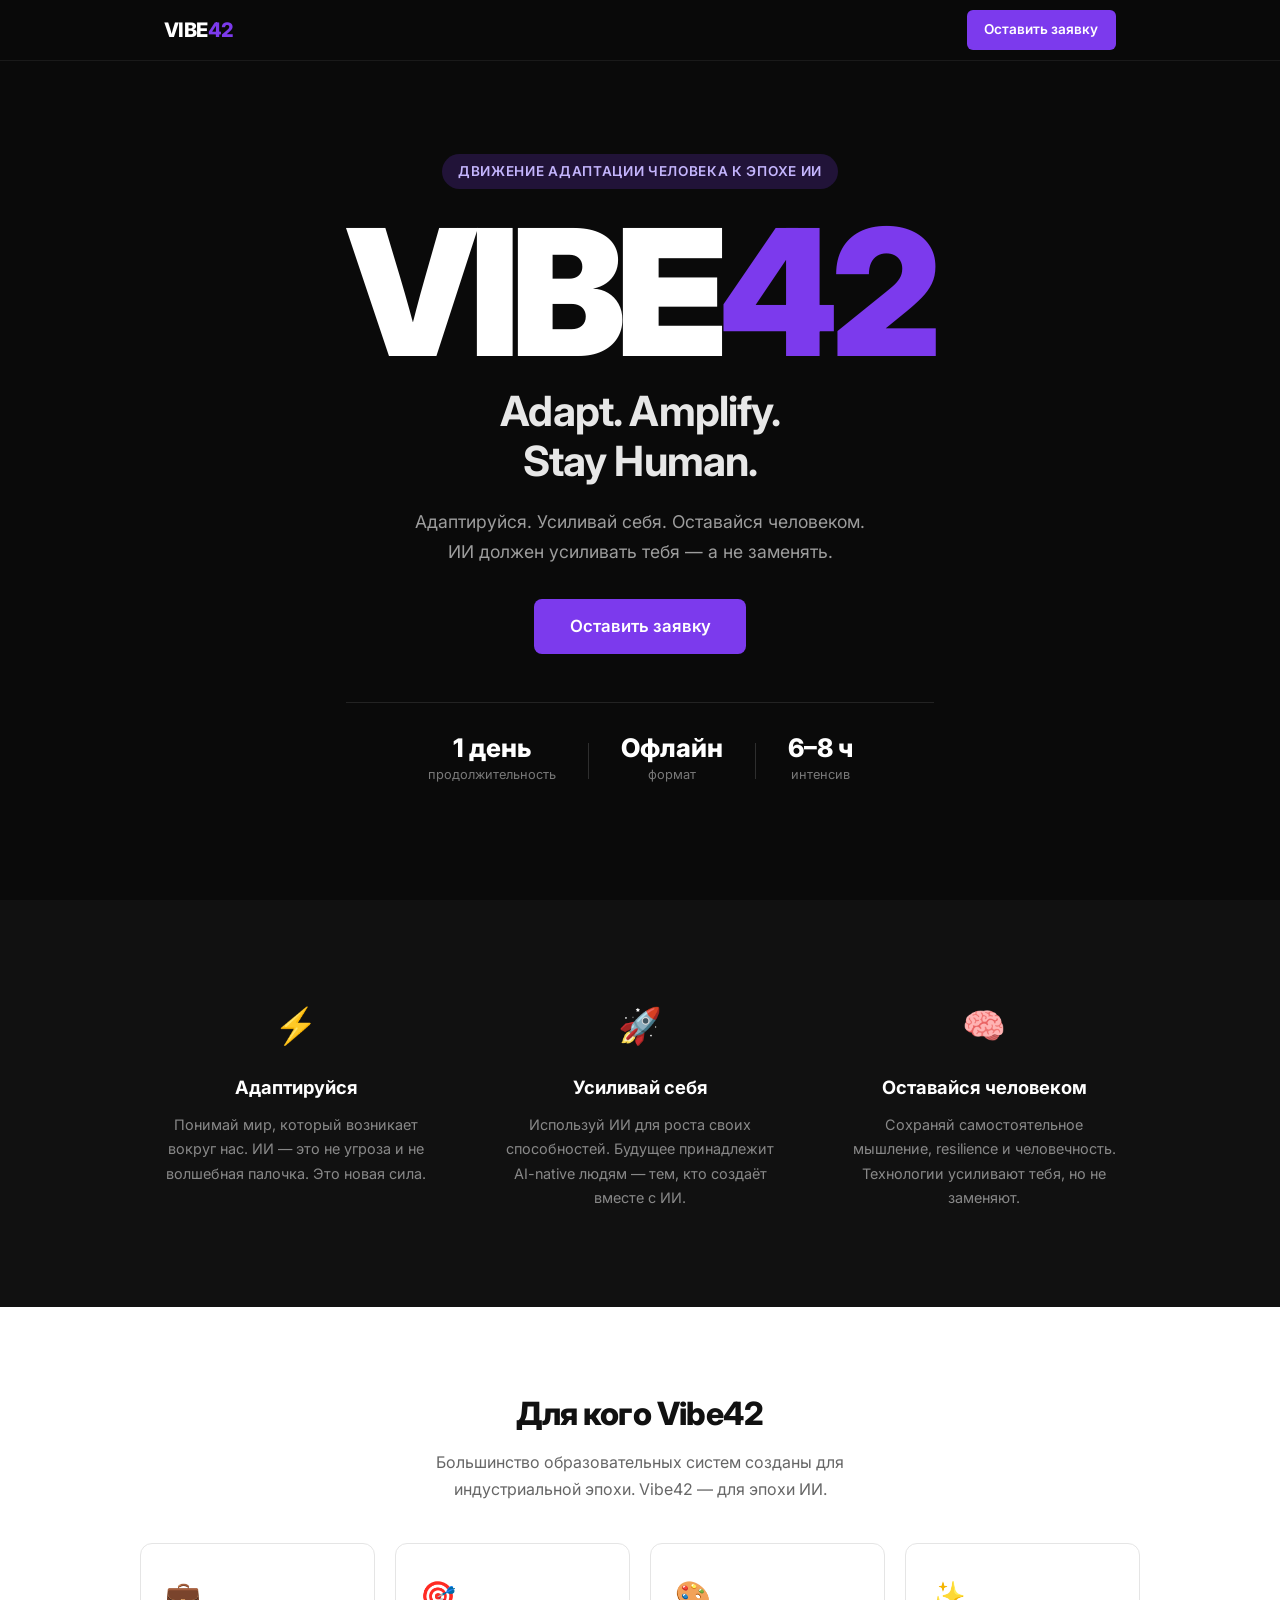
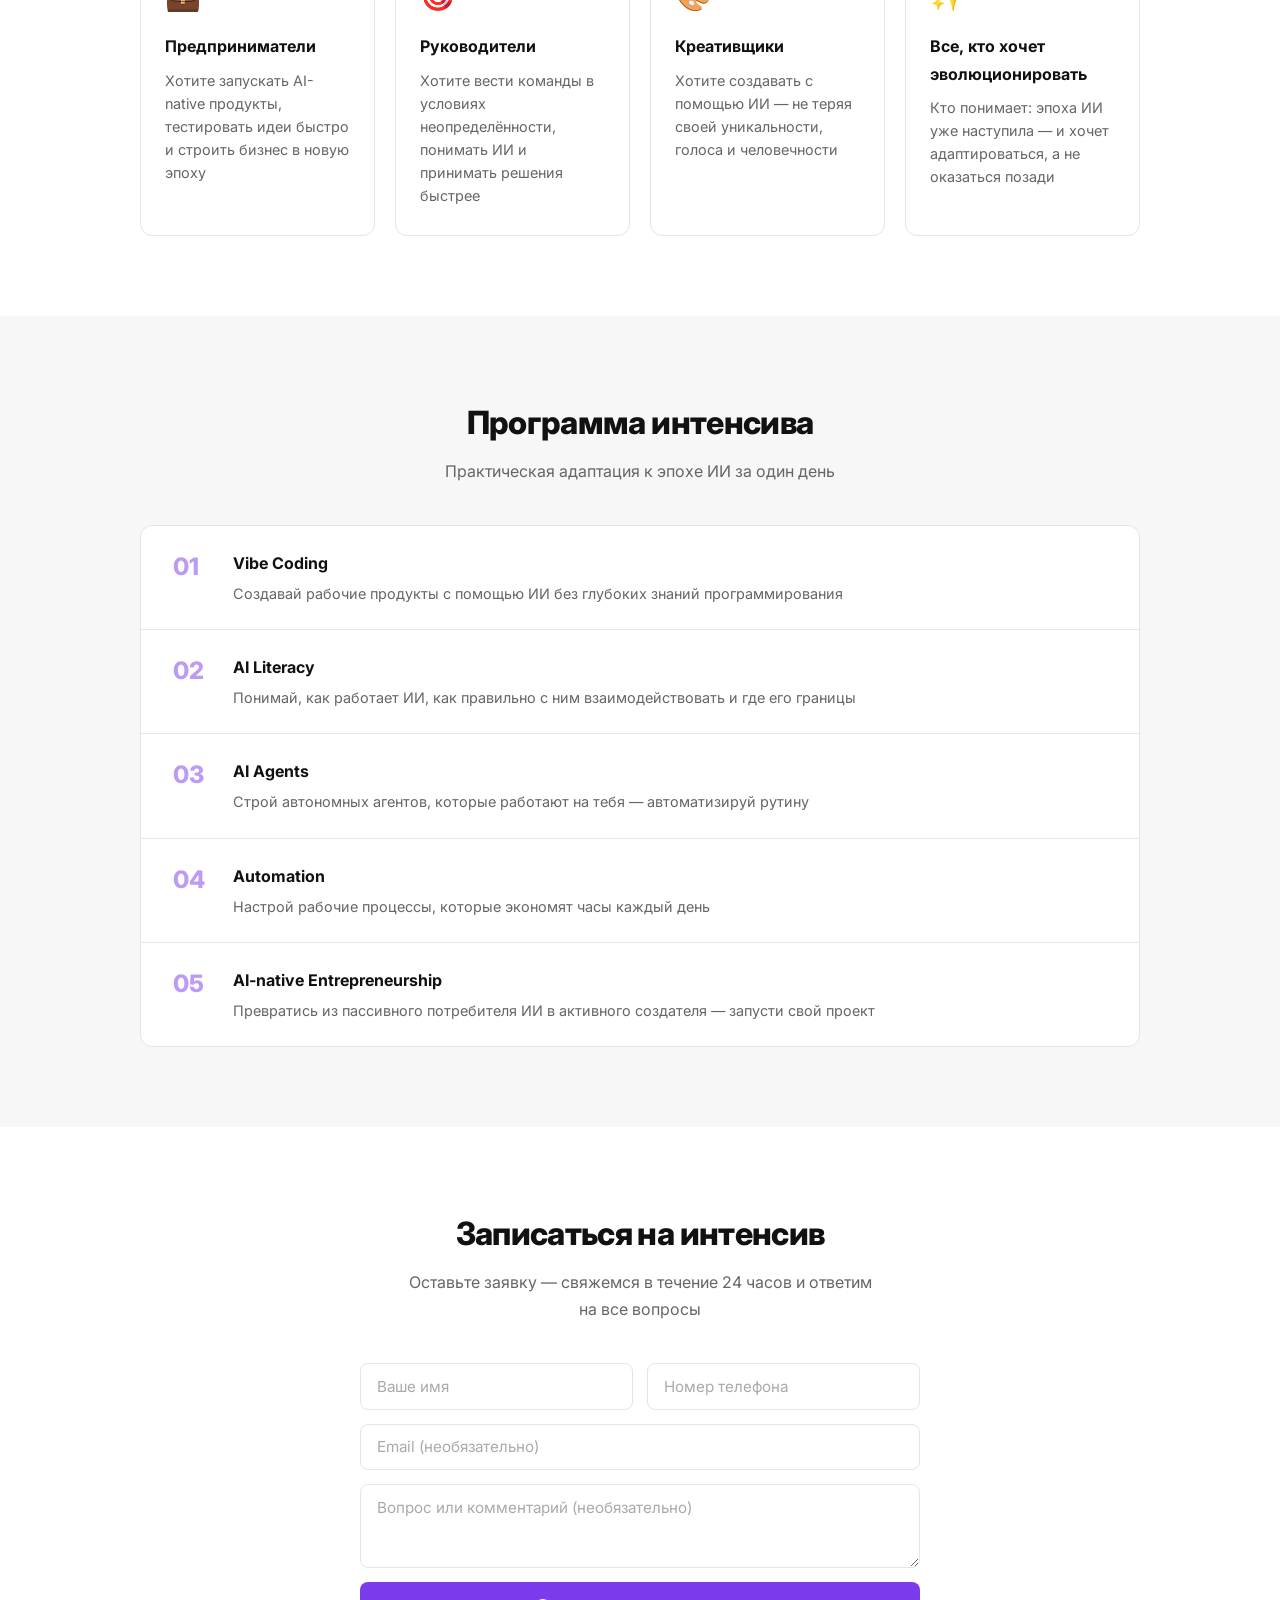
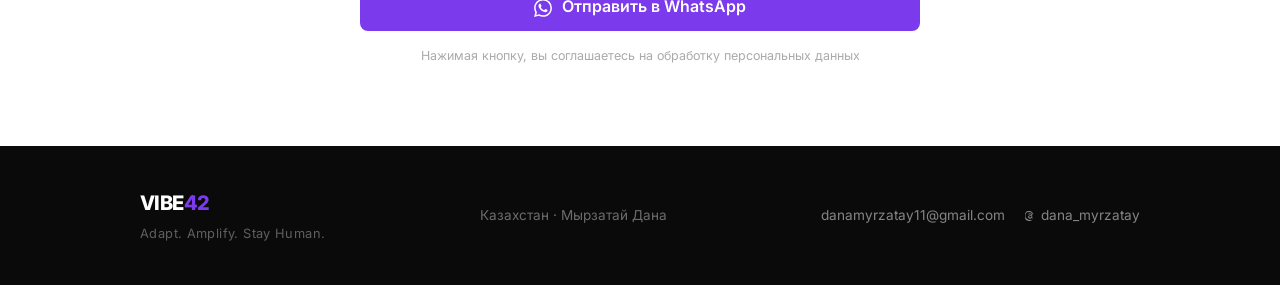
<file: index.html>
<!DOCTYPE html>
<html lang="ru">
<head>
  <meta charset="UTF-8">
  <meta name="viewport" content="width=device-width, initial-scale=1.0">
  <title>VIBE42 — Adapt. Amplify. Stay Human.</title>
  <link rel="preconnect" href="https://fonts.googleapis.com">
  <link rel="preconnect" href="https://fonts.gstatic.com" crossorigin>
  <link href="https://fonts.googleapis.com/css2?family=Inter:wght@400;500;600;700;800;900&display=swap" rel="stylesheet">
  <link rel="stylesheet" href="styles.css?v=2">
</head>
<body>

  <!-- Навигация -->
  <nav class="nav">
    <div class="nav-inner">
      <span class="logo">VIBE<span class="logo-accent">42</span></span>
      <a href="#apply" class="btn btn-nav">Оставить заявку</a>
    </div>
  </nav>

  <!-- Герой -->
  <section class="hero">
    <div class="hero-inner">
      <div class="hero-badge">Движение адаптации человека к эпохе ИИ</div>
      <div class="hero-title">VIBE<span>42</span></div>
      <h1>Adapt. Amplify.<br>Stay Human.</h1>
      <p class="hero-sub">Адаптируйся. Усиливай себя. Оставайся человеком.<br>ИИ должен усиливать тебя — а не заменять.</p>
      <a href="#apply" class="btn btn-hero">Оставить заявку</a>
      <div class="hero-stats">
        <div class="stat">
          <span class="stat-num">1 день</span>
          <span class="stat-label">продолжительность</span>
        </div>
        <div class="stat-divider"></div>
        <div class="stat">
          <span class="stat-num">Офлайн</span>
          <span class="stat-label">формат</span>
        </div>
        <div class="stat-divider"></div>
        <div class="stat">
          <span class="stat-num">6–8 ч</span>
          <span class="stat-label">интенсив</span>
        </div>
      </div>
    </div>
  </section>

  <!-- Главная идея -->
  <section class="section section-dark" id="idea">
    <div class="container">
      <div class="idea-grid">
        <div class="idea-block">
          <div class="idea-icon">⚡</div>
          <h3>Адаптируйся</h3>
          <p>Понимай мир, который возникает вокруг нас. ИИ — это не угроза и не волшебная палочка. Это новая сила.</p>
        </div>
        <div class="idea-block">
          <div class="idea-icon">🚀</div>
          <h3>Усиливай себя</h3>
          <p>Используй ИИ для роста своих способностей. Будущее принадлежит AI-native людям — тем, кто создаёт вместе с ИИ.</p>
        </div>
        <div class="idea-block">
          <div class="idea-icon">🧠</div>
          <h3>Оставайся человеком</h3>
          <p>Сохраняй самостоятельное мышление, resilience и человечность. Технологии усиливают тебя, но не заменяют.</p>
        </div>
      </div>
    </div>
  </section>

  <!-- Для кого -->
  <section class="section" id="for-whom">
    <div class="container">
      <h2 class="section-title">Для кого Vibe42</h2>
      <p class="section-sub">Большинство образовательных систем созданы для индустриальной эпохи. Vibe42 — для эпохи ИИ.</p>
      <div class="cards">
        <div class="card">
          <div class="card-icon">💼</div>
          <h3>Предприниматели</h3>
          <p>Хотите запускать AI-native продукты, тестировать идеи быстро и строить бизнес в новую эпоху</p>
        </div>
        <div class="card">
          <div class="card-icon">🎯</div>
          <h3>Руководители</h3>
          <p>Хотите вести команды в условиях неопределённости, понимать ИИ и принимать решения быстрее</p>
        </div>
        <div class="card">
          <div class="card-icon">🎨</div>
          <h3>Креативщики</h3>
          <p>Хотите создавать с помощью ИИ — не теряя своей уникальности, голоса и человечности</p>
        </div>
        <div class="card">
          <div class="card-icon">✨</div>
          <h3>Все, кто хочет эволюционировать</h3>
          <p>Кто понимает: эпоха ИИ уже наступила — и хочет адаптироваться, а не оказаться позади</p>
        </div>
      </div>
    </div>
  </section>

  <!-- Программа -->
  <section class="section section-gray" id="program">
    <div class="container">
      <h2 class="section-title">Программа интенсива</h2>
      <p class="section-sub">Практическая адаптация к эпохе ИИ за один день</p>
      <div class="modules">
        <div class="module">
          <span class="module-num">01</span>
          <div class="module-body">
            <h3>Vibe Coding</h3>
            <p>Создавай рабочие продукты с помощью ИИ без глубоких знаний программирования</p>
          </div>
        </div>
        <div class="module">
          <span class="module-num">02</span>
          <div class="module-body">
            <h3>AI Literacy</h3>
            <p>Понимай, как работает ИИ, как правильно с ним взаимодействовать и где его границы</p>
          </div>
        </div>
        <div class="module">
          <span class="module-num">03</span>
          <div class="module-body">
            <h3>AI Agents</h3>
            <p>Строй автономных агентов, которые работают на тебя — автоматизируй рутину</p>
          </div>
        </div>
        <div class="module">
          <span class="module-num">04</span>
          <div class="module-body">
            <h3>Automation</h3>
            <p>Настрой рабочие процессы, которые экономят часы каждый день</p>
          </div>
        </div>
        <div class="module">
          <span class="module-num">05</span>
          <div class="module-body">
            <h3>AI-native Entrepreneurship</h3>
            <p>Превратись из пассивного потребителя ИИ в активного создателя — запусти свой проект</p>
          </div>
        </div>
      </div>
    </div>
  </section>

  <!-- Форма заявки -->
  <section class="section" id="apply">
    <div class="container container-narrow">
      <h2 class="section-title">Записаться на интенсив</h2>
      <p class="section-sub">Оставьте заявку — свяжемся в течение 24 часов и ответим на все вопросы</p>
      <form class="form" id="applyForm">
        <div class="form-row">
          <input type="text" name="name" placeholder="Ваше имя" required>
          <input type="tel" name="phone" placeholder="Номер телефона" required>
        </div>
        <input type="email" name="email" placeholder="Email (необязательно)">
        <textarea name="message" placeholder="Вопрос или комментарий (необязательно)" rows="3"></textarea>
        <button type="submit" class="btn btn-form">
          <svg width="18" height="18" viewBox="0 0 24 24" fill="currentColor" style="vertical-align:middle;margin-right:6px"><path d="M17.472 14.382c-.297-.149-1.758-.867-2.03-.967-.273-.099-.471-.148-.67.15-.197.297-.767.966-.94 1.164-.173.199-.347.223-.644.075-.297-.15-1.255-.463-2.39-1.475-.883-.788-1.48-1.761-1.653-2.059-.173-.297-.018-.458.13-.606.134-.133.298-.347.446-.52.149-.174.198-.298.298-.497.099-.198.05-.371-.025-.52-.075-.149-.669-1.612-.916-2.207-.242-.579-.487-.5-.669-.51-.173-.008-.371-.01-.57-.01-.198 0-.52.074-.792.372-.272.297-1.04 1.016-1.04 2.479 0 1.462 1.065 2.875 1.213 3.074.149.198 2.096 3.2 5.077 4.487.709.306 1.262.489 1.694.625.712.227 1.36.195 1.871.118.571-.085 1.758-.719 2.006-1.413.248-.694.248-1.289.173-1.413-.074-.124-.272-.198-.57-.347m-5.421 7.403h-.004a9.87 9.87 0 0 1-5.031-1.378l-.361-.214-3.741.982.998-3.648-.235-.374a9.86 9.86 0 0 1-1.51-5.26c.001-5.45 4.436-9.884 9.888-9.884 2.64 0 5.122 1.03 6.988 2.898a9.825 9.825 0 0 1 2.893 6.994c-.003 5.45-4.437 9.884-9.885 9.884m8.413-18.297A11.815 11.815 0 0 0 12.05 0C5.495 0 .16 5.335.157 11.892c0 2.096.547 4.142 1.588 5.945L.057 24l6.305-1.654a11.882 11.882 0 0 0 5.683 1.448h.005c6.554 0 11.89-5.335 11.893-11.893a11.821 11.821 0 0 0-3.48-8.413Z"/></svg>
          Отправить в WhatsApp
        </button>
        <p class="form-note">Нажимая кнопку, вы соглашаетесь на обработку персональных данных</p>
      </form>

      <!-- Успех -->
      <div class="success-box" id="successBox" style="display:none">
        <div class="success-icon">✅</div>
        <h3>Заявка отправлена!</h3>
        <p>WhatsApp открылся с вашими данными — просто нажмите «Отправить» в мессенджере. Мы ответим в ближайшее время.</p>
      </div>
    </div>
  </section>

  <!-- Футер -->
  <footer class="footer">
    <div class="container">
      <div class="footer-inner">
        <div>
          <span class="logo">VIBE<span class="logo-accent">42</span></span>
          <p class="footer-tagline">Adapt. Amplify. Stay Human.</p>
        </div>
        <p class="footer-copy">Казахстан · Мырзатай Дана</p>
        <div class="footer-links">
          <a href="mailto:danamyrzatay11@gmail.com">danamyrzatay11@gmail.com</a>
          <a href="https://www.threads.net/@dana_myrzatay" target="_blank" rel="noopener"><svg class="footer-icon" xmlns="http://www.w3.org/2000/svg" viewBox="0 0 192 192" fill="currentColor" aria-hidden="true"><path d="M141.537 88.988a66.667 66.667 0 0 0-2.518-1.143c-1.482-27.307-16.403-42.94-41.457-43.1h-.34c-14.986 0-27.449 6.396-35.12 18.036l13.779 9.452c5.73-8.695 14.724-10.548 21.348-10.548h.229c8.249.053 14.474 2.452 18.503 7.129 2.932 3.405 4.893 8.111 5.864 14.05-7.314-1.243-15.224-1.626-23.68-1.14-23.82 1.371-39.134 15.264-38.134 34.568.509 9.792 5.44 18.216 13.873 23.768 7.433 4.652 16.507 6.927 25.963 6.41 12.458-.707 22.231-5.46 29.049-14.132 5.17-6.605 8.445-15.163 9.893-25.93 5.936 3.583 10.336 8.298 12.766 13.966 4.132 9.635 4.373 25.468-8.294 38.151-11.178 11.185-24.56 16.027-44.744 16.167-22.384-.162-39.934-7.398-52.135-21.5C12.507 137.813 6.923 118.842 6.839 96c.084-22.842 5.668-41.813 16.594-56.388C35.634 25.398 53.184 18.162 75.568 18c22.55.163 40.437 7.437 53.188 21.622 6.328 7.049 11.096 15.959 14.24 26.4l16.28-4.482c-3.983-13.66-10.341-25.316-19.024-34.682C124.712 9.585 103.617.195 75.639 0h-.071C47.641.195 26.77 9.614 13.304 27.986 1.433 44.2-4.514 67.016-4.698 96c.184 28.984 6.131 51.8 17.997 67.963C26.77 182.356 47.641 191.804 75.568 192h.071c24.979-.195 42.467-6.763 57.073-21.398 18.656-18.696 18.016-42.098 11.919-56.502-4.328-10.088-13.045-18.395-23.094-23.112Zm-40.24 37.87c-10.427.588-21.263-4.098-21.763-14.189-.366-7.138 5.087-15.116 21.537-16.06 1.882-.108 3.732-.16 5.553-.16 6.3 0 12.194.607 17.516 1.765-1.994 24.983-12.975 28.037-22.843 28.644Z"/></svg>dana_myrzatay</a>
        </div>
      </div>
    </div>
  </footer>

  <script src="script.js?v=3"></script>
</body>
</html>
</file>
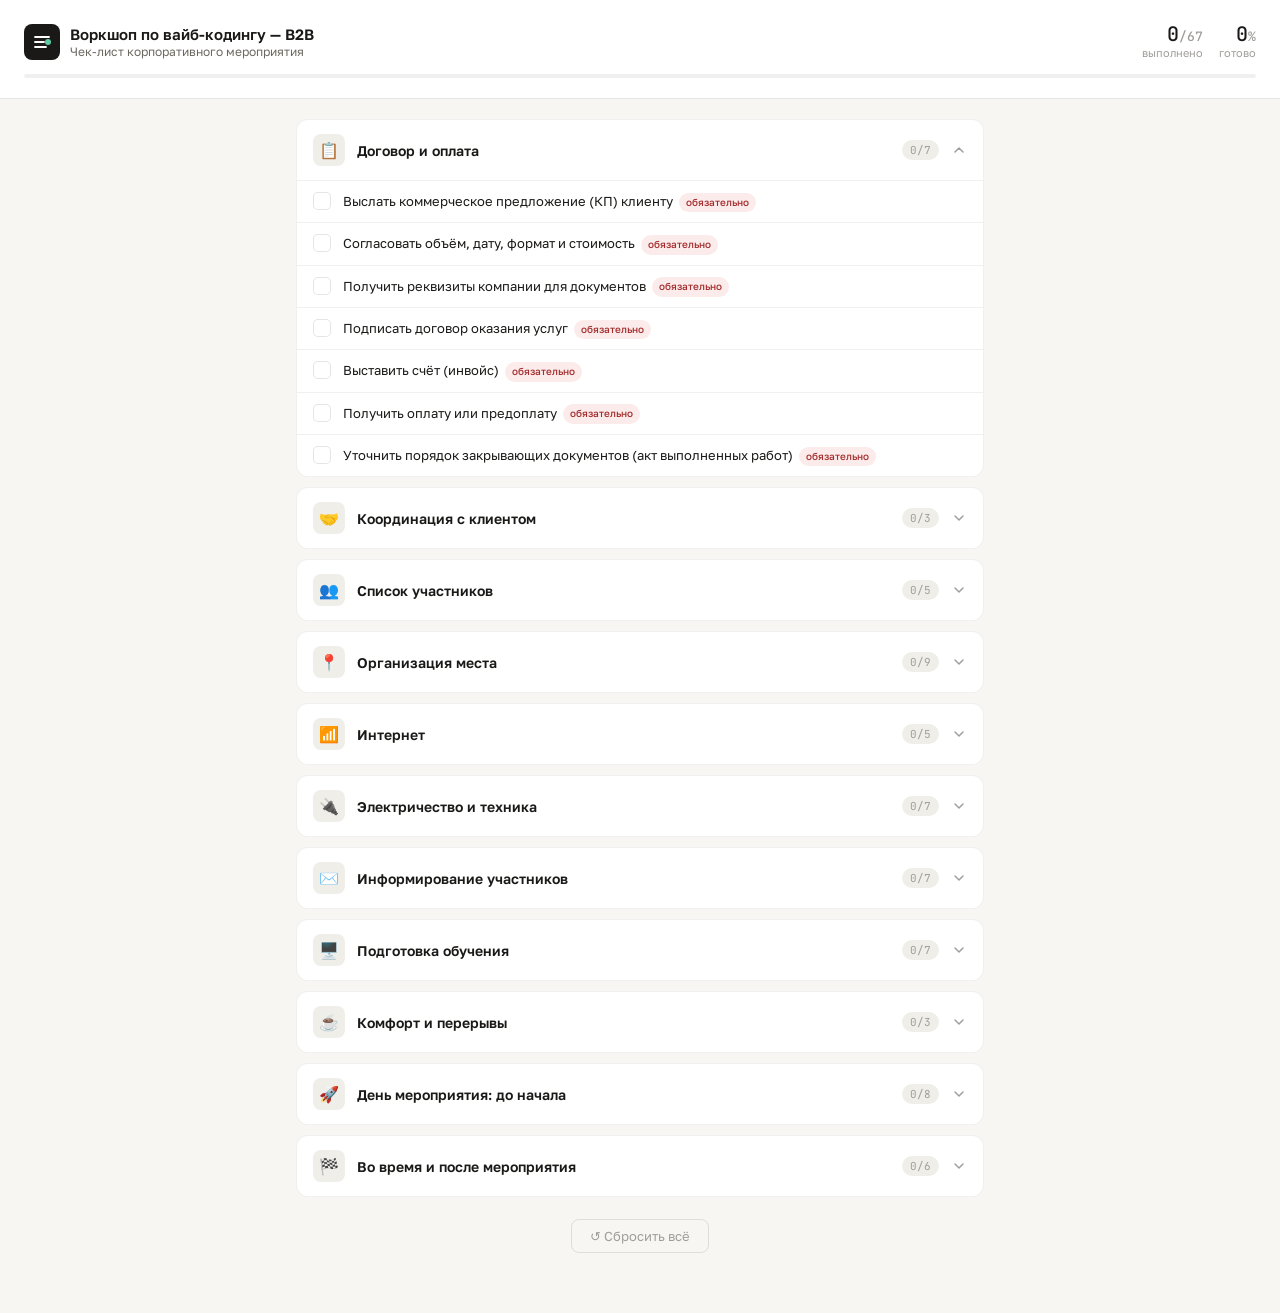
<file: checklist-b2b.html>
<!DOCTYPE html>
<html lang="ru">
<head>
<meta charset="UTF-8">
<meta name="viewport" content="width=device-width, initial-scale=1.0">
<title>Чек-лист воркшопа по вайб-кодингу (B2B)</title>
<link rel="preconnect" href="https://fonts.googleapis.com">
<link href="https://fonts.googleapis.com/css2?family=Golos+Text:wght@400;500;600&family=JetBrains+Mono:wght@400;500&display=swap" rel="stylesheet">
<style>
  *, *::before, *::after { box-sizing: border-box; margin: 0; padding: 0; }

  :root {
    --bg: #F7F6F2;
    --surface: #FFFFFF;
    --surface2: #F0EEE9;
    --border: rgba(0,0,0,0.1);
    --border2: rgba(0,0,0,0.06);
    --text: #1A1917;
    --text2: #6B6860;
    --text3: #A09E99;
    --accent: #1D9E75;
    --accent-bg: #E1F5EE;
    --accent-text: #0F6E56;
    --red-bg: #FCEBEB;
    --red-text: #A32D2D;
    --amber: #EF9F27;
  }

  @media (prefers-color-scheme: dark) {
    :root {
      --bg: #141412;
      --surface: #1E1D1B;
      --surface2: #272624;
      --border: rgba(255,255,255,0.1);
      --border2: rgba(255,255,255,0.06);
      --text: #F0EEE9;
      --text2: #9E9C97;
      --text3: #6B6860;
      --accent: #5DCAA5;
      --accent-bg: #04342C;
      --accent-text: #9FE1CB;
      --red-bg: #501313;
      --red-text: #F09595;
    }
  }

  body {
    font-family: 'Golos Text', sans-serif;
    background: var(--bg);
    color: var(--text);
    min-height: 100vh;
    padding: 0;
  }

  .page-header {
    background: var(--surface);
    border-bottom: 1px solid var(--border);
    padding: 24px 24px 20px;
    position: sticky;
    top: 0;
    z-index: 100;
  }

  .header-top {
    display: flex;
    align-items: flex-start;
    justify-content: space-between;
    gap: 16px;
    margin-bottom: 14px;
  }

  .brand {
    display: flex;
    align-items: center;
    gap: 10px;
  }

  .logo {
    width: 36px;
    height: 36px;
    background: var(--text);
    border-radius: 8px;
    display: flex;
    align-items: center;
    justify-content: center;
    flex-shrink: 0;
  }

  .logo svg { display: block; }

  .brand-text h1 {
    font-size: 15px;
    font-weight: 600;
    color: var(--text);
    line-height: 1.2;
  }

  .brand-text p {
    font-size: 12px;
    color: var(--text2);
    margin-top: 1px;
  }

  .stats {
    display: flex;
    gap: 16px;
    align-items: center;
    flex-shrink: 0;
  }

  .stat {
    text-align: right;
  }

  .stat-num {
    font-family: 'JetBrains Mono', monospace;
    font-size: 20px;
    font-weight: 500;
    color: var(--text);
    line-height: 1;
  }

  .stat-num span {
    font-size: 13px;
    color: var(--text3);
  }

  .stat-label {
    font-size: 11px;
    color: var(--text3);
    margin-top: 2px;
  }

  .progress-track {
    height: 4px;
    background: var(--border2);
    border-radius: 99px;
    overflow: hidden;
  }

  .progress-fill {
    height: 100%;
    background: var(--accent);
    border-radius: 99px;
    transition: width 0.4s cubic-bezier(0.4, 0, 0.2, 1);
    width: 0%;
  }

  .main {
    max-width: 720px;
    margin: 0 auto;
    padding: 20px 16px 60px;
  }

  .section {
    background: var(--surface);
    border: 1px solid var(--border2);
    border-radius: 12px;
    margin-bottom: 10px;
    overflow: hidden;
    transition: border-color 0.2s;
  }

  .section:hover { border-color: var(--border); }

  .section-header {
    display: flex;
    align-items: center;
    gap: 12px;
    padding: 14px 16px;
    cursor: pointer;
    user-select: none;
    -webkit-tap-highlight-color: transparent;
  }

  .section-icon {
    width: 32px;
    height: 32px;
    border-radius: 8px;
    background: var(--surface2);
    display: flex;
    align-items: center;
    justify-content: center;
    flex-shrink: 0;
    font-size: 16px;
  }

  .section-title {
    flex: 1;
    font-size: 14px;
    font-weight: 600;
    color: var(--text);
  }

  .section-badge {
    font-family: 'JetBrains Mono', monospace;
    font-size: 11px;
    color: var(--text3);
    background: var(--surface2);
    padding: 3px 8px;
    border-radius: 99px;
    transition: background 0.2s, color 0.2s;
  }

  .section-badge.done {
    background: var(--accent-bg);
    color: var(--accent-text);
  }

  .chevron {
    width: 16px;
    height: 16px;
    color: var(--text3);
    transition: transform 0.25s;
    flex-shrink: 0;
  }

  .chevron.open { transform: rotate(180deg); }

  .section-body {
    display: none;
    border-top: 1px solid var(--border2);
  }

  .section-body.open { display: block; }

  .item {
    display: flex;
    align-items: flex-start;
    gap: 12px;
    padding: 10px 16px;
    cursor: pointer;
    transition: background 0.15s;
    -webkit-tap-highlight-color: transparent;
  }

  .item:not(:last-child) { border-bottom: 1px solid var(--border2); }
  .item:hover { background: var(--surface2); }
  .item:active { background: var(--border2); }

  .cb {
    width: 18px;
    height: 18px;
    border: 1.5px solid var(--border);
    border-radius: 5px;
    flex-shrink: 0;
    margin-top: 1px;
    display: flex;
    align-items: center;
    justify-content: center;
    transition: background 0.15s, border-color 0.15s;
    background: var(--surface);
  }

  .cb.checked {
    background: var(--accent);
    border-color: var(--accent);
  }

  .cb.checked::after {
    content: '';
    display: block;
    width: 4px;
    height: 8px;
    border: 2px solid white;
    border-top: none;
    border-left: none;
    transform: rotate(45deg) translateY(-1px);
  }

  .item-text {
    flex: 1;
    font-size: 13px;
    color: var(--text);
    line-height: 1.55;
    transition: color 0.15s;
  }

  .item-text.done {
    text-decoration: line-through;
    color: var(--text3);
  }

  .tag {
    display: inline-block;
    font-size: 10px;
    font-weight: 500;
    padding: 2px 7px;
    border-radius: 99px;
    margin-left: 6px;
    vertical-align: middle;
    white-space: nowrap;
  }

  .tag-must { background: var(--red-bg); color: var(--red-text); }
  .tag-tip { background: var(--accent-bg); color: var(--accent-text); }

  .footer {
    text-align: center;
    padding: 12px 0 0;
  }

  .reset-btn {
    font-family: 'Golos Text', sans-serif;
    font-size: 13px;
    color: var(--text3);
    background: none;
    border: 1px solid var(--border);
    border-radius: 8px;
    padding: 8px 18px;
    cursor: pointer;
    transition: color 0.15s, border-color 0.15s, background 0.15s;
  }

  .reset-btn:hover {
    color: var(--text2);
    border-color: var(--border);
    background: var(--surface2);
  }

  .confetti-wrap {
    position: fixed;
    top: 0; left: 0; right: 0;
    pointer-events: none;
    z-index: 999;
    overflow: hidden;
    height: 100vh;
  }

  @keyframes fall {
    0% { transform: translateY(-20px) rotate(0deg); opacity: 1; }
    100% { transform: translateY(100vh) rotate(720deg); opacity: 0; }
  }

  .confetti-piece {
    position: absolute;
    width: 8px;
    height: 8px;
    border-radius: 2px;
    animation: fall linear forwards;
  }

  @media (max-width: 480px) {
    .page-header { padding: 16px 16px 14px; }
    .stats { gap: 12px; }
    .stat-num { font-size: 17px; }
  }
</style>
</head>
<body>

<div class="page-header">
  <div class="header-top">
    <div class="brand">
      <div class="logo">
        <svg width="20" height="20" viewBox="0 0 20 20" fill="none">
          <path d="M3 5h14M3 10h9M3 15h11" stroke="white" stroke-width="1.8" stroke-linecap="round"/>
          <circle cx="16" cy="10" r="3" fill="#5DCAA5"/>
        </svg>
      </div>
      <div class="brand-text">
        <h1>Воркшоп по вайб-кодингу — B2B</h1>
        <p>Чек-лист корпоративного мероприятия</p>
      </div>
    </div>
    <div class="stats">
      <div class="stat">
        <div class="stat-num" id="stat-done">0<span>/0</span></div>
        <div class="stat-label">выполнено</div>
      </div>
      <div class="stat">
        <div class="stat-num" id="stat-pct">0<span>%</span></div>
        <div class="stat-label">готово</div>
      </div>
    </div>
  </div>
  <div class="progress-track">
    <div class="progress-fill" id="prog"></div>
  </div>
</div>

<div class="main" id="main"></div>
<div class="confetti-wrap" id="confetti"></div>

<script>
const SECTIONS = [
  { icon: "📋", title: "Договор и оплата", items: [
    { t: "Выслать коммерческое предложение (КП) клиенту", must: true },
    { t: "Согласовать объём, дату, формат и стоимость", must: true },
    { t: "Получить реквизиты компании для документов", must: true },
    { t: "Подписать договор оказания услуг", must: true },
    { t: "Выставить счёт (инвойс)", must: true },
    { t: "Получить оплату или предоплату", must: true },
    { t: "Уточнить порядок закрывающих документов (акт выполненных работ)", must: true },
  ]},
  { icon: "🤝", title: "Координация с клиентом", items: [
    { t: "Назначить контактное лицо со стороны клиента (HR или тим-лид)", must: true },
    { t: "Создать рабочий чат с контактным лицом", must: true },
    { t: "Уточнить состав и количество участников", must: true },
  ]},
  { icon: "👥", title: "Список участников", items: [
    { t: "Получить финальный список участников от HR / контактного лица", must: true },
    { t: "Зафиксировать количество — не позднее чем за 3 дня до события", must: true },
    { t: "Уточнить имена для бейджей или приветствия", tip: true },
    { t: "Назначить ответственного за регистрацию на входе", must: true },
    { t: "Предусмотреть действие при незарегистрированном участнике" },
  ]},
  { icon: "📍", title: "Организация места", items: [
    { t: "Уточнить формат: у клиента (offsite) или у вас (onsite)", must: true },
    { t: "Если у клиента: согласовать доступ, пропускной режим и парковку для команды", must: true },
    { t: "Если у вас: забронировать подходящее помещение", must: true },
    { t: "Проверить вместимость — не менее N мест + зона тренера", must: true },
    { t: "Уточнить время доступа: заезд до начала, выезд после", must: true },
    { t: "Узнать правила места (шум, еда, парковка)" },
    { t: "Проверить наличие туалета, гардероба" },
    { t: "Подготовить навигацию — геолинк участникам", must: true },
    { t: "Запасной вариант площадки на случай форс-мажора", tip: true },
  ]},
  { icon: "📶", title: "Интернет", items: [
    { t: "Проверить Wi-Fi в помещении: скорость и стабильность", must: true },
    { t: "Получить пароль от Wi-Fi и проверить на нескольких устройствах", must: true },
    { t: "Подготовить мобильный роутер / резервную точку доступа", must: true },
    { t: "Убедиться, что канала хватает на всех участников одновременно", must: true },
    { t: "Проверить доступ к нужным сервисам (не заблокированы ли корпоративным файерволом)" },
  ]},
  { icon: "🔌", title: "Электричество и техника", items: [
    { t: "Проверить количество и расположение розеток", must: true },
    { t: "Взять удлинители и сетевые фильтры (минимум 2 шт.)", must: true },
    { t: "Проверить проектор / экран / телевизор", must: true },
    { t: "Взять запасные кабели HDMI, USB-C, переходники", must: true },
    { t: "Зарядить все устройства команды накануне", must: true },
    { t: "Взять запасные зарядные устройства и павербанки", tip: true },
    { t: "Проверить работу аудио (колонка, микрофон при нужде)" },
  ]},
  { icon: "✉️", title: "Информирование участников", items: [
    { t: "Согласовать с HR способ передачи информации участникам", must: true },
    { t: "Отправить программу и инструкции за 3 дня до события", must: true },
    { t: "Напомнить за 1 день: что взять с собой (ноутбук, ЗУ)", must: true },
    { t: "Напомнить в день события за 2–3 часа", must: true },
    { t: "Указать, что нужен ноутбук и зарядник", must: true },
    { t: "Отправить геолинк / схему проезда и информацию о парковке", must: true },
    { t: "Создать общий чат участников (Telegram / WhatsApp)", tip: true },
  ]},
  { icon: "🖥️", title: "Подготовка обучения", items: [
    { t: "Подготовить рабочую среду для участников", must: true },
    { t: "Прогнать программу по времени (с буфером 15–20 мин)", must: true },
    { t: "Подготовить слайды / демо / примеры кода", must: true },
    { t: "Проверить все ссылки и сервисы накануне", must: true },
    { t: "Подготовить раздаточные материалы (PDF, Notion, ссылки)" },
    { t: "Распределить роли в команде: кто ведёт, кто помогает", must: true },
    { t: "Подготовить резервный план при технических проблемах", tip: true },
  ]},
  { icon: "☕", title: "Комфорт и перерывы", items: [
    { t: "Организовать воду для участников", must: true },
    { t: "Запланировать перерыв 10–15 мин в середине (3 часа = 1 брейк)", must: true },
    { t: "Предупредить о кафе / столовой рядом при необходимости" },
  ]},
  { icon: "🚀", title: "День мероприятия: до начала", items: [
    { t: "Приехать минимум за 40–60 минут до старта", must: true },
    { t: "Пройти пропускной режим заранее, если нужно", must: true },
    { t: "Расставить столы, стулья, проверить обзорность", must: true },
    { t: "Подключить и протестировать проектор / экран", must: true },
    { t: "Проверить Wi-Fi и розетки ещё раз", must: true },
    { t: "Разложить раздатку, бейджи, ручки" },
    { t: "Выставить регистрационный стол у входа", must: true },
    { t: "Убедиться, что у всей команды есть роли и инструкции", must: true },
  ]},
  { icon: "🏁", title: "Во время и после мероприятия", items: [
    { t: "Отмечать участников по списку на входе", must: true },
    { t: "Фотографировать / снимать контент (с учётом NDA)" },
    { t: "Отправить follow-up контактному лицу (ссылки, итоги)", must: true },
    { t: "Подготовить и отправить итоговый отчёт клиенту", must: true },
    { t: "Выставить закрывающие документы (акт выполненных работ)", must: true },
    { t: "Провести разбор с командой — что улучшить", tip: true },
  ]},
];

const KEY = 'vibe_b2b_cl_v1';
let state = {};

function save() { try { localStorage.setItem(KEY, JSON.stringify(state)); } catch(e){} }
function load() { try { const d = localStorage.getItem(KEY); if (d) state = JSON.parse(d); } catch(e){} }

function totals() {
  let total = 0, done = 0;
  SECTIONS.forEach((s, si) => s.items.forEach((_, ii) => { total++; if (state[si+'-'+ii]) done++; }));
  return { total, done };
}

function updateProgress() {
  const { total, done } = totals();
  const pct = total ? Math.round(done / total * 100) : 0;
  document.getElementById('prog').style.width = pct + '%';
  document.getElementById('stat-done').innerHTML = done + '<span>/' + total + '</span>';
  document.getElementById('stat-pct').innerHTML = pct + '<span>%</span>';
  SECTIONS.forEach((s, si) => {
    let sdone = 0;
    s.items.forEach((_, ii) => { if (state[si+'-'+ii]) sdone++; });
    const badge = document.getElementById('badge-' + si);
    if (badge) {
      badge.textContent = sdone + '/' + s.items.length;
      badge.className = 'section-badge' + (sdone === s.items.length ? ' done' : '');
    }
  });
  if (done === total && total > 0) celebrate();
}

function celebrate() {
  const wrap = document.getElementById('confetti');
  wrap.innerHTML = '';
  const colors = ['#1D9E75','#EF9F27','#7F77DD','#D85A30','#378ADD','#D4537E'];
  for (let i = 0; i < 60; i++) {
    const p = document.createElement('div');
    p.className = 'confetti-piece';
    p.style.cssText = `left:${Math.random()*100}%;background:${colors[i%colors.length]};animation-duration:${1.2+Math.random()*1.2}s;animation-delay:${Math.random()*0.6}s;border-radius:${Math.random()>0.5?'50%':'2px'}`;
    wrap.appendChild(p);
    setTimeout(() => p.remove(), 3000);
  }
}

function toggle(si, ii) {
  const k = si+'-'+ii;
  state[k] = !state[k];
  const cb = document.getElementById('cb-'+k);
  const lbl = document.getElementById('lbl-'+k);
  if (state[k]) { cb.classList.add('checked'); lbl.classList.add('done'); }
  else { cb.classList.remove('checked'); lbl.classList.remove('done'); }
  save();
  updateProgress();
}

function toggleSection(si) {
  const body = document.getElementById('body-'+si);
  const chev = document.getElementById('chev-'+si);
  const open = body.classList.toggle('open');
  chev.classList.toggle('open', open);
}

function render() {
  load();
  const main = document.getElementById('main');
  SECTIONS.forEach((s, si) => {
    const sec = document.createElement('div');
    sec.className = 'section';

    sec.innerHTML = `<div class="section-header" onclick="toggleSection(${si})">
      <div class="section-icon">${s.icon}</div>
      <div class="section-title">${s.title}</div>
      <span class="section-badge" id="badge-${si}">0/${s.items.length}</span>
      <svg class="chevron" id="chev-${si}" viewBox="0 0 16 16" fill="none"><path d="M4 6l4 4 4-4" stroke="currentColor" stroke-width="1.5" stroke-linecap="round" stroke-linejoin="round"/></svg>
    </div>
    <div class="section-body${si === 0 ? ' open' : ''}" id="body-${si}">
      ${s.items.map((item, ii) => {
        const k = si+'-'+ii;
        const chk = !!state[k];
        const tag = item.must ? '<span class="tag tag-must">обязательно</span>' : (item.tip ? '<span class="tag tag-tip">совет</span>' : '');
        return `<div class="item" onclick="toggle(${si},${ii})">
          <div class="cb${chk?' checked':''}" id="cb-${k}"></div>
          <span class="item-text${chk?' done':''}" id="lbl-${k}">${item.t}${tag}</span>
        </div>`;
      }).join('')}
    </div>`;

    main.appendChild(sec);
  });

  if (document.getElementById('chev-0')) {
    document.getElementById('chev-0').classList.add('open');
  }

  main.insertAdjacentHTML('beforeend', `<div class="footer"><button class="reset-btn" onclick="resetAll()">↺ Сбросить всё</button></div>`);
  updateProgress();
}

function resetAll() {
  if (!confirm('Сбросить все отметки?')) return;
  state = {};
  document.querySelectorAll('.cb').forEach(el => el.classList.remove('checked'));
  document.querySelectorAll('.item-text').forEach(el => el.classList.remove('done'));
  save();
  updateProgress();
}

render();
</script>
</body>
</html>
</file>
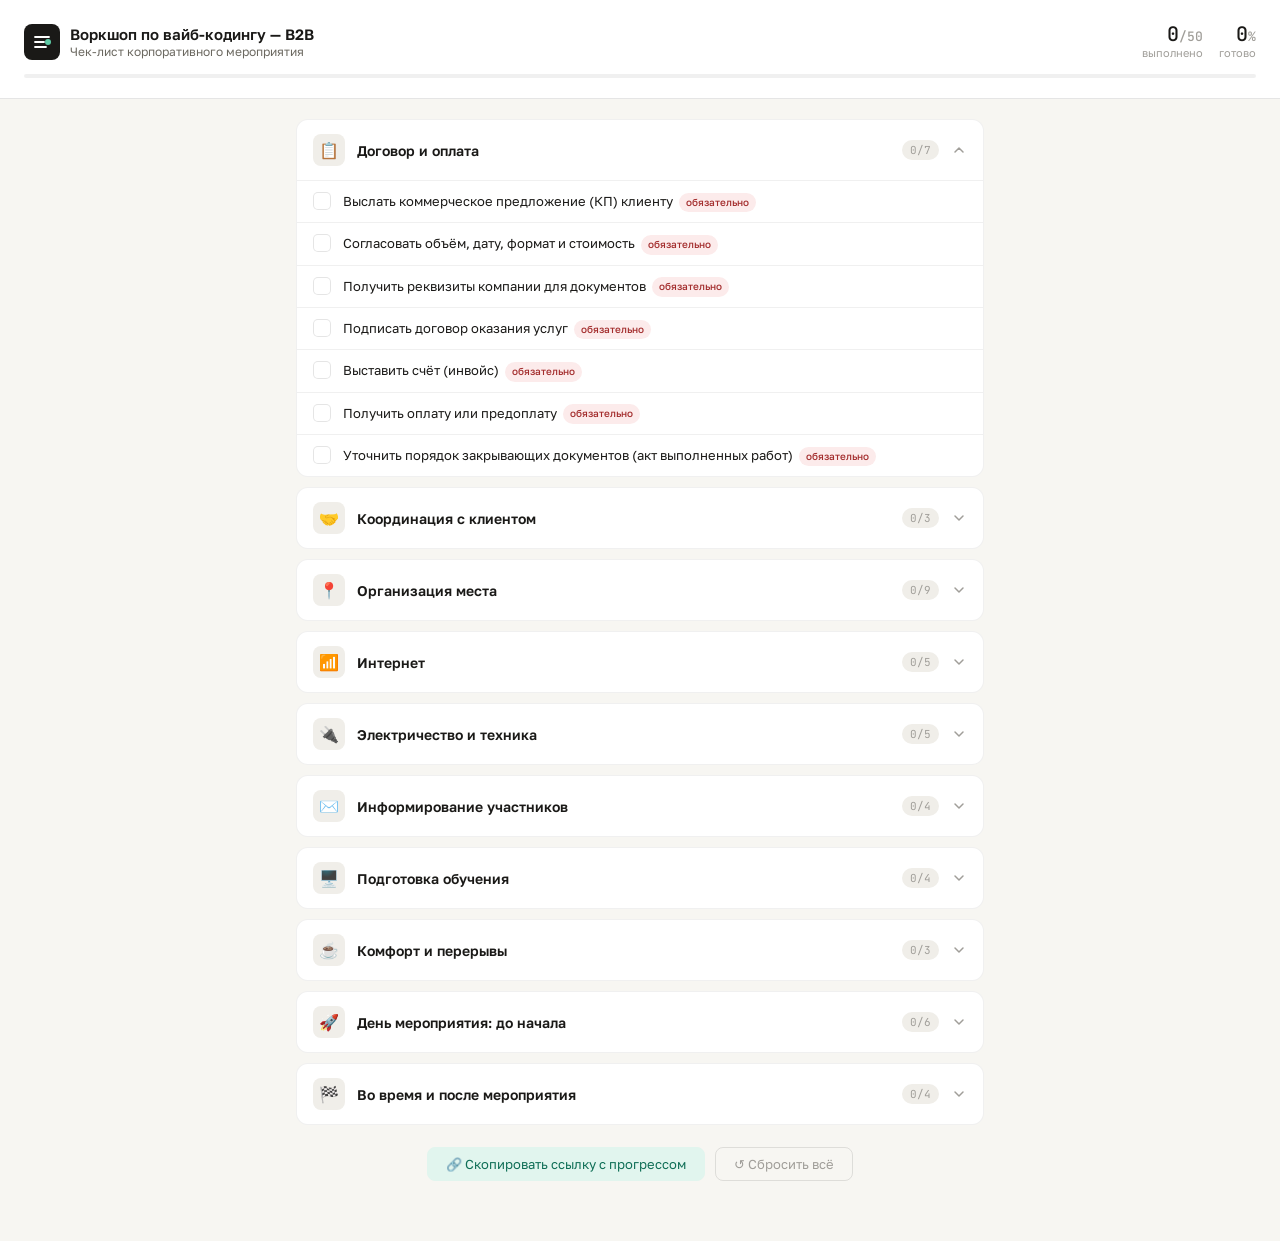
<file: checklist-halyk.html>
<!DOCTYPE html>
<html lang="ru">
<head>
<meta charset="UTF-8">
<meta name="viewport" content="width=device-width, initial-scale=1.0">
<title>Чек-лист воркшопа по вайб-кодингу (B2B)</title>
<link rel="preconnect" href="https://fonts.googleapis.com">
<link href="https://fonts.googleapis.com/css2?family=Golos+Text:wght@400;500;600&family=JetBrains+Mono:wght@400;500&display=swap" rel="stylesheet">
<style>
  *, *::before, *::after { box-sizing: border-box; margin: 0; padding: 0; }

  :root {
    --bg: #F7F6F2;
    --surface: #FFFFFF;
    --surface2: #F0EEE9;
    --border: rgba(0,0,0,0.1);
    --border2: rgba(0,0,0,0.06);
    --text: #1A1917;
    --text2: #6B6860;
    --text3: #A09E99;
    --accent: #1D9E75;
    --accent-bg: #E1F5EE;
    --accent-text: #0F6E56;
    --red-bg: #FCEBEB;
    --red-text: #A32D2D;
    --amber: #EF9F27;
  }

  @media (prefers-color-scheme: dark) {
    :root {
      --bg: #141412;
      --surface: #1E1D1B;
      --surface2: #272624;
      --border: rgba(255,255,255,0.1);
      --border2: rgba(255,255,255,0.06);
      --text: #F0EEE9;
      --text2: #9E9C97;
      --text3: #6B6860;
      --accent: #5DCAA5;
      --accent-bg: #04342C;
      --accent-text: #9FE1CB;
      --red-bg: #501313;
      --red-text: #F09595;
    }
  }

  body {
    font-family: 'Golos Text', sans-serif;
    background: var(--bg);
    color: var(--text);
    min-height: 100vh;
    padding: 0;
  }

  .page-header {
    background: var(--surface);
    border-bottom: 1px solid var(--border);
    padding: 24px 24px 20px;
    position: sticky;
    top: 0;
    z-index: 100;
  }

  .header-top {
    display: flex;
    align-items: flex-start;
    justify-content: space-between;
    gap: 16px;
    margin-bottom: 14px;
  }

  .brand {
    display: flex;
    align-items: center;
    gap: 10px;
  }

  .logo {
    width: 36px;
    height: 36px;
    background: var(--text);
    border-radius: 8px;
    display: flex;
    align-items: center;
    justify-content: center;
    flex-shrink: 0;
  }

  .logo svg { display: block; }

  .brand-text h1 {
    font-size: 15px;
    font-weight: 600;
    color: var(--text);
    line-height: 1.2;
  }

  .brand-text p {
    font-size: 12px;
    color: var(--text2);
    margin-top: 1px;
  }

  .stats {
    display: flex;
    gap: 16px;
    align-items: center;
    flex-shrink: 0;
  }

  .stat {
    text-align: right;
  }

  .stat-num {
    font-family: 'JetBrains Mono', monospace;
    font-size: 20px;
    font-weight: 500;
    color: var(--text);
    line-height: 1;
  }

  .stat-num span {
    font-size: 13px;
    color: var(--text3);
  }

  .stat-label {
    font-size: 11px;
    color: var(--text3);
    margin-top: 2px;
  }

  .progress-track {
    height: 4px;
    background: var(--border2);
    border-radius: 99px;
    overflow: hidden;
  }

  .progress-fill {
    height: 100%;
    background: var(--accent);
    border-radius: 99px;
    transition: width 0.4s cubic-bezier(0.4, 0, 0.2, 1);
    width: 0%;
  }

  .main {
    max-width: 720px;
    margin: 0 auto;
    padding: 20px 16px 60px;
  }

  .section {
    background: var(--surface);
    border: 1px solid var(--border2);
    border-radius: 12px;
    margin-bottom: 10px;
    overflow: hidden;
    transition: border-color 0.2s;
  }

  .section:hover { border-color: var(--border); }

  .section-header {
    display: flex;
    align-items: center;
    gap: 12px;
    padding: 14px 16px;
    cursor: pointer;
    user-select: none;
    -webkit-tap-highlight-color: transparent;
  }

  .section-icon {
    width: 32px;
    height: 32px;
    border-radius: 8px;
    background: var(--surface2);
    display: flex;
    align-items: center;
    justify-content: center;
    flex-shrink: 0;
    font-size: 16px;
  }

  .section-title {
    flex: 1;
    font-size: 14px;
    font-weight: 600;
    color: var(--text);
  }

  .section-badge {
    font-family: 'JetBrains Mono', monospace;
    font-size: 11px;
    color: var(--text3);
    background: var(--surface2);
    padding: 3px 8px;
    border-radius: 99px;
    transition: background 0.2s, color 0.2s;
  }

  .section-badge.done {
    background: var(--accent-bg);
    color: var(--accent-text);
  }

  .chevron {
    width: 16px;
    height: 16px;
    color: var(--text3);
    transition: transform 0.25s;
    flex-shrink: 0;
  }

  .chevron.open { transform: rotate(180deg); }

  .section-body {
    display: none;
    border-top: 1px solid var(--border2);
  }

  .section-body.open { display: block; }

  .item {
    display: flex;
    align-items: flex-start;
    gap: 12px;
    padding: 10px 16px;
    cursor: pointer;
    transition: background 0.15s;
    -webkit-tap-highlight-color: transparent;
  }

  .item:not(:last-child) { border-bottom: 1px solid var(--border2); }
  .item:hover { background: var(--surface2); }
  .item:active { background: var(--border2); }

  .cb {
    width: 18px;
    height: 18px;
    border: 1.5px solid var(--border);
    border-radius: 5px;
    flex-shrink: 0;
    margin-top: 1px;
    display: flex;
    align-items: center;
    justify-content: center;
    transition: background 0.15s, border-color 0.15s;
    background: var(--surface);
  }

  .cb.checked {
    background: var(--accent);
    border-color: var(--accent);
  }

  .cb.checked::after {
    content: '';
    display: block;
    width: 4px;
    height: 8px;
    border: 2px solid white;
    border-top: none;
    border-left: none;
    transform: rotate(45deg) translateY(-1px);
  }

  .item-text {
    flex: 1;
    font-size: 13px;
    color: var(--text);
    line-height: 1.55;
    transition: color 0.15s;
  }

  .item-text.done {
    text-decoration: line-through;
    color: var(--text3);
  }

  .tag {
    display: inline-block;
    font-size: 10px;
    font-weight: 500;
    padding: 2px 7px;
    border-radius: 99px;
    margin-left: 6px;
    vertical-align: middle;
    white-space: nowrap;
  }

  .tag-must { background: var(--red-bg); color: var(--red-text); }
  .tag-tip { background: var(--accent-bg); color: var(--accent-text); }

  .footer {
    text-align: center;
    padding: 12px 0 0;
  }

  .footer-btns {
    display: flex;
    gap: 10px;
    justify-content: center;
    flex-wrap: wrap;
  }

  .reset-btn, .share-btn {
    font-family: 'Golos Text', sans-serif;
    font-size: 13px;
    background: none;
    border: 1px solid var(--border);
    border-radius: 8px;
    padding: 8px 18px;
    cursor: pointer;
    transition: color 0.15s, border-color 0.15s, background 0.15s;
  }

  .reset-btn {
    color: var(--text3);
  }

  .reset-btn:hover {
    color: var(--text2);
    background: var(--surface2);
  }

  .share-btn {
    color: var(--accent-text);
    border-color: var(--accent-bg);
    background: var(--accent-bg);
  }

  .share-btn:hover {
    background: var(--accent);
    border-color: var(--accent);
    color: #fff;
  }

  .confetti-wrap {
    position: fixed;
    top: 0; left: 0; right: 0;
    pointer-events: none;
    z-index: 999;
    overflow: hidden;
    height: 100vh;
  }

  @keyframes fall {
    0% { transform: translateY(-20px) rotate(0deg); opacity: 1; }
    100% { transform: translateY(100vh) rotate(720deg); opacity: 0; }
  }

  .confetti-piece {
    position: absolute;
    width: 8px;
    height: 8px;
    border-radius: 2px;
    animation: fall linear forwards;
  }

  @media (max-width: 480px) {
    .page-header { padding: 16px 16px 14px; }
    .stats { gap: 12px; }
    .stat-num { font-size: 17px; }
  }
</style>
</head>
<body>

<div class="page-header">
  <div class="header-top">
    <div class="brand">
      <div class="logo">
        <svg width="20" height="20" viewBox="0 0 20 20" fill="none">
          <path d="M3 5h14M3 10h9M3 15h11" stroke="white" stroke-width="1.8" stroke-linecap="round"/>
          <circle cx="16" cy="10" r="3" fill="#5DCAA5"/>
        </svg>
      </div>
      <div class="brand-text">
        <h1>Воркшоп по вайб-кодингу — B2B</h1>
        <p>Чек-лист корпоративного мероприятия</p>
      </div>
    </div>
    <div class="stats">
      <div class="stat">
        <div class="stat-num" id="stat-done">0<span>/0</span></div>
        <div class="stat-label">выполнено</div>
      </div>
      <div class="stat">
        <div class="stat-num" id="stat-pct">0<span>%</span></div>
        <div class="stat-label">готово</div>
      </div>
    </div>
  </div>
  <div class="progress-track">
    <div class="progress-fill" id="prog"></div>
  </div>
</div>

<div class="main" id="main"></div>
<div class="confetti-wrap" id="confetti"></div>

<script>
const SECTIONS = [
  { icon: "📋", title: "Договор и оплата", items: [
    { t: "Выслать коммерческое предложение (КП) клиенту", must: true },
    { t: "Согласовать объём, дату, формат и стоимость", must: true },
    { t: "Получить реквизиты компании для документов", must: true },
    { t: "Подписать договор оказания услуг", must: true },
    { t: "Выставить счёт (инвойс)", must: true },
    { t: "Получить оплату или предоплату", must: true },
    { t: "Уточнить порядок закрывающих документов (акт выполненных работ)", must: true },
  ]},
  { icon: "🤝", title: "Координация с клиентом", items: [
    { t: "Назначить контактное лицо со стороны клиента (HR или тим-лид)", must: true },
    { t: "Создать рабочий чат с контактным лицом", must: true },
    { t: "Уточнить состав и количество участников", must: true },
  ]},
  { icon: "📍", title: "Организация места", items: [
    { t: "Уточнить формат: у клиента (offsite) или у вас (onsite)", must: true },
    { t: "Если у клиента: согласовать доступ, пропускной режим и парковку для команды", must: true },
    { t: "Если у вас: забронировать подходящее помещение", must: true },
    { t: "Проверить вместимость — не менее N мест + зона тренера", must: true },
    { t: "Уточнить время доступа: заезд до начала, выезд после", must: true },
    { t: "Узнать правила места (шум, еда, парковка)" },
    { t: "Проверить наличие туалета, гардероба" },
    { t: "Подготовить навигацию — геолинк участникам", must: true },
    { t: "Запасной вариант площадки на случай форс-мажора", tip: true },
  ]},
  { icon: "📶", title: "Интернет", items: [
    { t: "Проверить Wi-Fi в помещении: скорость и стабильность", must: true },
    { t: "Получить пароль от Wi-Fi и проверить на нескольких устройствах", must: true },
    { t: "Подготовить мобильный роутер / резервную точку доступа", must: true },
    { t: "Убедиться, что канала хватает на всех участников одновременно", must: true },
    { t: "Проверить доступ к нужным сервисам (не заблокированы ли корпоративным файерволом)" },
  ]},
  { icon: "🔌", title: "Электричество и техника", items: [
    { t: "Проверить количество и расположение розеток", must: true },
    { t: "Взять удлинители и сетевые фильтры (минимум 2 шт.)", must: true },
    { t: "Проверить проектор / экран / телевизор", must: true },
    { t: "Взять запасные кабели HDMI, USB-C, переходники", must: true },
    { t: "Проверить работу аудио (колонка, микрофон при нужде)" },
  ]},
  { icon: "✉️", title: "Информирование участников", items: [
    { t: "Согласовать с HR способ передачи информации участникам", must: true },
    { t: "Отправить программу и инструкции за 3 дня до события", must: true },
    { t: "Указать, что нужен ноутбук и зарядник", must: true },
    { t: "Отправить геолинк / схему проезда и информацию о парковке", must: true },
  ]},
  { icon: "🖥️", title: "Подготовка обучения", items: [
    { t: "Подготовить рабочую среду для участников", must: true },
    { t: "Подготовить слайды / демо / примеры кода", must: true },
    { t: "Проверить все ссылки и сервисы накануне", must: true },
    { t: "Распределить роли в команде: кто ведёт, кто помогает", must: true },
  ]},
  { icon: "☕", title: "Комфорт и перерывы", items: [
    { t: "Организовать воду для участников", must: true },
    { t: "Запланировать перерыв 10–15 мин в середине (3 часа = 1 брейк)", must: true },
    { t: "Предупредить о кафе / столовой рядом при необходимости" },
  ]},
  { icon: "🚀", title: "День мероприятия: до начала", items: [
    { t: "Приехать минимум за 40–60 минут до старта", must: true },
    { t: "Пройти пропускной режим заранее, если нужно", must: true },
    { t: "Расставить столы, стулья, проверить обзорность", must: true },
    { t: "Подключить и протестировать проектор / экран", must: true },
    { t: "Проверить Wi-Fi и розетки ещё раз", must: true },
    { t: "Выставить регистрационный стол у входа", must: true },
  ]},
  { icon: "🏁", title: "Во время и после мероприятия", items: [
    { t: "Отмечать участников по списку на входе", must: true },
    { t: "Фотографировать / снимать контент (с учётом NDA)" },
    { t: "Выставить закрывающие документы (акт выполненных работ)", must: true },
    { t: "Провести разбор с командой — что улучшить", tip: true },
  ]},
];

const KEY = 'vibe_b2b_cl_v1';
let state = {};

function save() {
  try { localStorage.setItem(KEY, JSON.stringify(state)); } catch(e){}
  // sync to URL hash so shared links reflect current state
  const encoded = btoa(unescape(encodeURIComponent(JSON.stringify(state))));
  history.replaceState(null, '', '#' + encoded);
}

function load() {
  // prefer URL hash state (shared link) over localStorage
  try {
    if (location.hash && location.hash.length > 1) {
      const decoded = decodeURIComponent(escape(atob(location.hash.slice(1))));
      state = JSON.parse(decoded);
      return;
    }
  } catch(e){}
  try { const d = localStorage.getItem(KEY); if (d) state = JSON.parse(d); } catch(e){}
}

function shareLink() {
  const url = location.href;
  if (navigator.clipboard) {
    navigator.clipboard.writeText(url).then(() => {
      const btn = document.getElementById('share-btn');
      const orig = btn.textContent;
      btn.textContent = '✓ Ссылка скопирована';
      setTimeout(() => { btn.textContent = orig; }, 2000);
    });
  } else {
    prompt('Скопируйте ссылку:', url);
  }
}

function totals() {
  let total = 0, done = 0;
  SECTIONS.forEach((s, si) => s.items.forEach((_, ii) => { total++; if (state[si+'-'+ii]) done++; }));
  return { total, done };
}

function updateProgress() {
  const { total, done } = totals();
  const pct = total ? Math.round(done / total * 100) : 0;
  document.getElementById('prog').style.width = pct + '%';
  document.getElementById('stat-done').innerHTML = done + '<span>/' + total + '</span>';
  document.getElementById('stat-pct').innerHTML = pct + '<span>%</span>';
  SECTIONS.forEach((s, si) => {
    let sdone = 0;
    s.items.forEach((_, ii) => { if (state[si+'-'+ii]) sdone++; });
    const badge = document.getElementById('badge-' + si);
    if (badge) {
      badge.textContent = sdone + '/' + s.items.length;
      badge.className = 'section-badge' + (sdone === s.items.length ? ' done' : '');
    }
  });
  if (done === total && total > 0) celebrate();
}

function celebrate() {
  const wrap = document.getElementById('confetti');
  wrap.innerHTML = '';
  const colors = ['#1D9E75','#EF9F27','#7F77DD','#D85A30','#378ADD','#D4537E'];
  for (let i = 0; i < 60; i++) {
    const p = document.createElement('div');
    p.className = 'confetti-piece';
    p.style.cssText = `left:${Math.random()*100}%;background:${colors[i%colors.length]};animation-duration:${1.2+Math.random()*1.2}s;animation-delay:${Math.random()*0.6}s;border-radius:${Math.random()>0.5?'50%':'2px'}`;
    wrap.appendChild(p);
    setTimeout(() => p.remove(), 3000);
  }
}

function toggle(si, ii) {
  const k = si+'-'+ii;
  state[k] = !state[k];
  const cb = document.getElementById('cb-'+k);
  const lbl = document.getElementById('lbl-'+k);
  if (state[k]) { cb.classList.add('checked'); lbl.classList.add('done'); }
  else { cb.classList.remove('checked'); lbl.classList.remove('done'); }
  save();
  updateProgress();
}

function toggleSection(si) {
  const body = document.getElementById('body-'+si);
  const chev = document.getElementById('chev-'+si);
  const open = body.classList.toggle('open');
  chev.classList.toggle('open', open);
}

function render() {
  load();
  const main = document.getElementById('main');
  SECTIONS.forEach((s, si) => {
    const sec = document.createElement('div');
    sec.className = 'section';

    sec.innerHTML = `<div class="section-header" onclick="toggleSection(${si})">
      <div class="section-icon">${s.icon}</div>
      <div class="section-title">${s.title}</div>
      <span class="section-badge" id="badge-${si}">0/${s.items.length}</span>
      <svg class="chevron" id="chev-${si}" viewBox="0 0 16 16" fill="none"><path d="M4 6l4 4 4-4" stroke="currentColor" stroke-width="1.5" stroke-linecap="round" stroke-linejoin="round"/></svg>
    </div>
    <div class="section-body${si === 0 ? ' open' : ''}" id="body-${si}">
      ${s.items.map((item, ii) => {
        const k = si+'-'+ii;
        const chk = !!state[k];
        const tag = item.must ? '<span class="tag tag-must">обязательно</span>' : (item.tip ? '<span class="tag tag-tip">совет</span>' : '');
        return `<div class="item" onclick="toggle(${si},${ii})">
          <div class="cb${chk?' checked':''}" id="cb-${k}"></div>
          <span class="item-text${chk?' done':''}" id="lbl-${k}">${item.t}${tag}</span>
        </div>`;
      }).join('')}
    </div>`;

    main.appendChild(sec);
  });

  if (document.getElementById('chev-0')) {
    document.getElementById('chev-0').classList.add('open');
  }

  main.insertAdjacentHTML('beforeend', `<div class="footer"><div class="footer-btns"><button class="share-btn" id="share-btn" onclick="shareLink()">🔗 Скопировать ссылку с прогрессом</button><button class="reset-btn" onclick="resetAll()">↺ Сбросить всё</button></div></div>`);
  updateProgress();
}

function resetAll() {
  if (!confirm('Сбросить все отметки?')) return;
  state = {};
  document.querySelectorAll('.cb').forEach(el => el.classList.remove('checked'));
  document.querySelectorAll('.item-text').forEach(el => el.classList.remove('done'));
  save();
  updateProgress();
}

render();
</script>
</body>
</html>
</file>
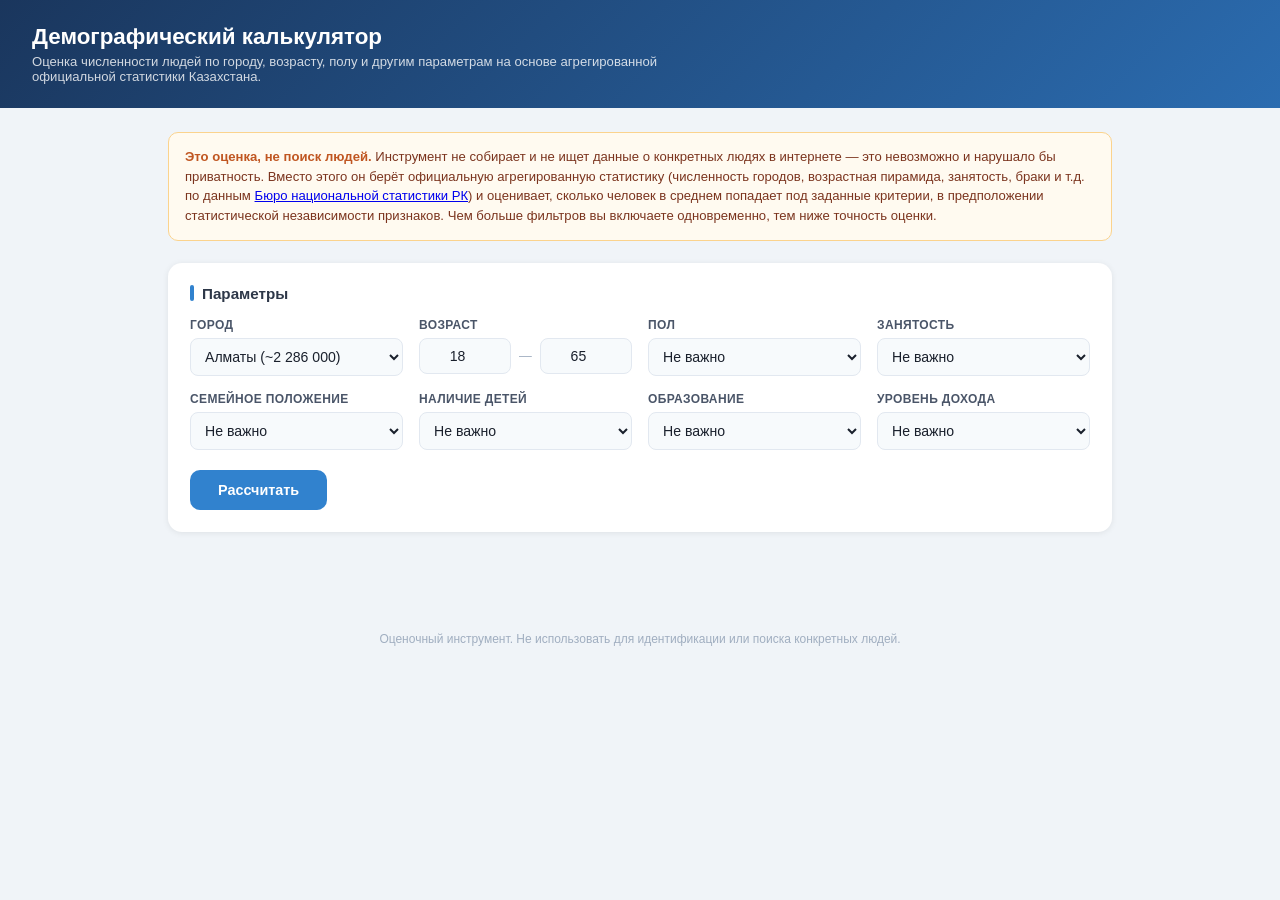
<file: demographics-calculator.html>
<!DOCTYPE html>
<html lang="ru">
<head>
<meta charset="UTF-8">
<meta name="viewport" content="width=device-width, initial-scale=1.0">
<title>Демографический калькулятор — оценка численности</title>
<style>
  * { box-sizing: border-box; margin: 0; padding: 0; }
  body { font-family: 'Segoe UI', sans-serif; background: #f0f4f8; color: #1a202c; min-height: 100vh; }

  header {
    background: linear-gradient(135deg, #1a365d 0%, #2b6cb0 100%);
    color: white; padding: 24px 32px;
  }
  header h1 { font-size: 1.4rem; font-weight: 700; }
  header p  { font-size: 0.82rem; opacity: 0.8; margin-top: 4px; max-width: 700px; }

  main { max-width: 980px; margin: 0 auto; padding: 24px 18px 60px; }

  .disclaimer {
    background: #fffaf0; border: 1px solid #fbd38d; color: #7b341e;
    border-radius: 10px; padding: 14px 16px; font-size: 0.82rem; line-height: 1.5;
    margin-bottom: 22px;
  }
  .disclaimer b { color: #c05621; }

  .panel {
    background: white; border-radius: 14px; padding: 22px;
    box-shadow: 0 1px 6px rgba(0,0,0,0.08); margin-bottom: 20px;
  }
  .panel h2 {
    font-size: 0.95rem; font-weight: 700; color: #2d3748;
    margin-bottom: 16px; display: flex; align-items: center; gap: 8px;
  }
  .panel h2::before { content:''; display:inline-block; width:4px; height:16px; background:#3182ce; border-radius:2px; }

  .grid {
    display: grid; grid-template-columns: repeat(auto-fit, minmax(210px, 1fr));
    gap: 16px;
  }
  .field label {
    display: block; font-size: 0.75rem; font-weight: 600; color: #4a5568;
    margin-bottom: 6px; text-transform: uppercase; letter-spacing: 0.03em;
  }
  .field select, .field input {
    width: 100%; padding: 9px 10px; border: 1px solid #e2e8f0; border-radius: 8px;
    font-size: 0.88rem; font-family: inherit; background: #f7fafc; color: #1a202c;
  }
  .field select:focus, .field input:focus { outline: none; border-color: #3182ce; background: white; }
  .age-row { display: flex; gap: 8px; align-items: center; }
  .age-row input { text-align: center; }
  .age-row span { color: #a0aec0; font-size: 0.8rem; }

  .btn-calc {
    margin-top: 20px; background: #3182ce; color: white; border: none;
    padding: 12px 28px; border-radius: 10px; font-size: 0.9rem; font-weight: 700;
    cursor: pointer; transition: background 0.15s;
  }
  .btn-calc:hover { background: #2b6cb0; }

  .result { display: none; }
  .result.visible { display: block; }

  .result-hero {
    background: linear-gradient(135deg, #1a365d 0%, #2b6cb0 100%); color: white;
    border-radius: 14px; padding: 26px; text-align: center; margin-bottom: 18px;
  }
  .result-hero .num { font-size: 2.6rem; font-weight: 800; line-height: 1; }
  .result-hero .lbl { font-size: 0.85rem; opacity: 0.85; margin-top: 8px; }
  .result-hero .pct { font-size: 0.78rem; opacity: 0.7; margin-top: 4px; }

  .breakdown {
    display: grid; grid-template-columns: repeat(auto-fit, minmax(150px, 1fr));
    gap: 10px; margin-bottom: 8px;
  }
  .bd-card {
    background: #f7fafc; border: 1px solid #e2e8f0; border-radius: 10px;
    padding: 12px 14px;
  }
  .bd-card .k { font-size: 0.7rem; color: #a0aec0; text-transform: uppercase; letter-spacing: 0.04em; }
  .bd-card .v { font-size: 1.1rem; font-weight: 700; color: #2d3748; margin-top: 3px; }

  .method-note {
    font-size: 0.78rem; color: #718096; line-height: 1.6; margin-top: 14px;
    border-top: 1px solid #edf2f7; padding-top: 12px;
  }
  .method-note a { color: #3182ce; }

  footer { text-align: center; font-size: 0.75rem; color: #a0aec0; padding: 20px; }
</style>
</head>
<body>

<header>
  <h1>Демографический калькулятор</h1>
  <p>Оценка численности людей по городу, возрасту, полу и другим параметрам на основе агрегированной официальной статистики Казахстана.</p>
</header>

<main>
  <div class="disclaimer">
    <b>Это оценка, не поиск людей.</b> Инструмент не собирает и не ищет данные о конкретных людях в интернете — это невозможно и нарушало бы приватность.
    Вместо этого он берёт официальную агрегированную статистику (численность городов, возрастная пирамида, занятость, браки и т.д. по данным
    <a href="https://stat.gov.kz" target="_blank" rel="noopener">Бюро национальной статистики РК</a>) и оценивает, сколько человек в среднем попадает под заданные критерии,
    в предположении статистической независимости признаков. Чем больше фильтров вы включаете одновременно, тем ниже точность оценки.
  </div>

  <div class="panel">
    <h2>Параметры</h2>
    <div class="grid">
      <div class="field">
        <label>Город</label>
        <select id="f-city"></select>
      </div>
      <div class="field">
        <label>Возраст</label>
        <div class="age-row">
          <input type="number" id="f-age-min" min="0" max="100" value="18">
          <span>—</span>
          <input type="number" id="f-age-max" min="0" max="100" value="65">
        </div>
      </div>
      <div class="field">
        <label>Пол</label>
        <select id="f-gender">
          <option value="all">Не важно</option>
          <option value="male">Мужчины</option>
          <option value="female">Женщины</option>
        </select>
      </div>
      <div class="field">
        <label>Занятость</label>
        <select id="f-employment">
          <option value="all">Не важно</option>
          <option value="employed">Работает</option>
          <option value="unemployed">Не работает</option>
        </select>
      </div>
      <div class="field">
        <label>Семейное положение</label>
        <select id="f-marital">
          <option value="all">Не важно</option>
          <option value="single">Никогда не в браке</option>
          <option value="married">Женат / замужем</option>
          <option value="divorced">Разведён(а)</option>
          <option value="widowed">Вдовец / вдова</option>
        </select>
      </div>
      <div class="field">
        <label>Наличие детей</label>
        <select id="f-children">
          <option value="all">Не важно</option>
          <option value="yes">Есть дети</option>
          <option value="no">Нет детей</option>
        </select>
      </div>
      <div class="field">
        <label>Образование</label>
        <select id="f-education">
          <option value="all">Не важно</option>
          <option value="secondary">Среднее</option>
          <option value="vocational">Среднее специальное</option>
          <option value="higher">Высшее</option>
        </select>
      </div>
      <div class="field">
        <label>Уровень дохода</label>
        <select id="f-income">
          <option value="all">Не важно</option>
          <option value="low">Ниже среднего</option>
          <option value="medium">Средний</option>
          <option value="high">Выше среднего</option>
        </select>
      </div>
    </div>
    <button class="btn-calc" onclick="calculate()">Рассчитать</button>
  </div>

  <div class="result" id="result">
    <div class="result-hero">
      <div class="num" id="res-num">0</div>
      <div class="lbl" id="res-lbl">человек по заданным параметрам</div>
      <div class="pct" id="res-pct"></div>
    </div>
    <div class="panel">
      <h2>Детали расчёта</h2>
      <div class="breakdown" id="res-breakdown"></div>
      <div class="method-note">
        Расчёт: население города × доля возрастной группы (по полу) × вероятность занятости × вероятность семейного статуса ×
        вероятность наличия детей × вероятность уровня образования × вероятность уровня дохода — для каждого включённого фильтра.
        Источник базовых данных: <a href="https://stat.gov.kz" target="_blank" rel="noopener">stat.gov.kz</a> (численность городов, возрастная структура,
        уровень занятости 65% за 2024г.), остальные распределения — статистические приближения на основе типичных для Казахстана демографических закономерностей.
      </div>
    </div>
  </div>
</main>

<footer>Оценочный инструмент. Не использовать для идентификации или поиска конкретных людей.</footer>

<script>
// ---- Reference data (approximate, based on public stat.gov.kz figures, 2024) ----

const CITIES = [
  { name: 'Алматы', pop: 2286000 },
  { name: 'Астана', pop: 1521000 },
  { name: 'Шымкент', pop: 1253000 },
  { name: 'Караганда', pop: 497000 },
  { name: 'Актобе', pop: 500000 },
  { name: 'Тараз', pop: 360000 },
  { name: 'Павлодар', pop: 350000 },
  { name: 'Усть-Каменогорск', pop: 350000 },
  { name: 'Семей', pop: 320000 },
  { name: 'Атырау', pop: 310000 },
  { name: 'Кызылорда', pop: 270000 },
  { name: 'Костанай', pop: 246000 },
];

// 5-year age bins: share of total population, and male fraction within each bin
const AGE_BINS = [
  { min: 0,  max: 4,  share: 11.0, maleFrac: 0.512 },
  { min: 5,  max: 9,  share: 10.0, maleFrac: 0.511 },
  { min: 10, max: 14, share: 8.4,  maleFrac: 0.510 },
  { min: 15, max: 19, share: 6.9,  maleFrac: 0.509 },
  { min: 20, max: 24, share: 6.4,  maleFrac: 0.508 },
  { min: 25, max: 29, share: 7.7,  maleFrac: 0.505 },
  { min: 30, max: 34, share: 8.4,  maleFrac: 0.503 },
  { min: 35, max: 39, share: 7.9,  maleFrac: 0.500 },
  { min: 40, max: 44, share: 6.9,  maleFrac: 0.497 },
  { min: 45, max: 49, share: 5.9,  maleFrac: 0.492 },
  { min: 50, max: 54, share: 4.9,  maleFrac: 0.485 },
  { min: 55, max: 59, share: 4.4,  maleFrac: 0.470 },
  { min: 60, max: 64, share: 3.7,  maleFrac: 0.450 },
  { min: 65, max: 69, share: 2.7,  maleFrac: 0.420 },
  { min: 70, max: 74, share: 1.6,  maleFrac: 0.390 },
  { min: 75, max: 79, share: 1.0,  maleFrac: 0.350 },
  { min: 80, max: 100,share: 1.5,  maleFrac: 0.300 },
];
(function normalizeAgeBins(){
  const total = AGE_BINS.reduce((s,b)=>s+b.share,0);
  AGE_BINS.forEach(b=> b.share = b.share/total*100);
})();

// employment-to-population ratio by age bin (national avg ~65% for 15+, stat.gov.kz 2024)
const EMPLOYMENT_BY_AGE = {
  0:0, 5:0, 10:0, 15:0.12, 20:0.55, 25:0.78, 30:0.82, 35:0.83, 40:0.82,
  45:0.80, 50:0.76, 55:0.68, 60:0.35, 65:0.15, 70:0.08, 75:0.04, 80:0.02
};

// marital status distribution by age bin: {single, married, divorced, widowed}
const MARITAL_BY_AGE = {
  0:  {single:1,    married:0,    divorced:0,    widowed:0},
  5:  {single:1,    married:0,    divorced:0,    widowed:0},
  10: {single:1,    married:0,    divorced:0,    widowed:0},
  15: {single:0.96, married:0.04, divorced:0,    widowed:0},
  20: {single:0.55, married:0.43, divorced:0.02, widowed:0},
  25: {single:0.25, married:0.68, divorced:0.06, widowed:0.01},
  30: {single:0.12, married:0.78, divorced:0.09, widowed:0.01},
  35: {single:0.08, married:0.78, divorced:0.12, widowed:0.02},
  40: {single:0.06, married:0.75, divorced:0.15, widowed:0.04},
  45: {single:0.05, married:0.72, divorced:0.16, widowed:0.07},
  50: {single:0.04, married:0.68, divorced:0.16, widowed:0.12},
  55: {single:0.04, married:0.62, divorced:0.15, widowed:0.19},
  60: {single:0.03, married:0.55, divorced:0.12, widowed:0.30},
  65: {single:0.03, married:0.45, divorced:0.10, widowed:0.42},
  70: {single:0.02, married:0.35, divorced:0.08, widowed:0.55},
  75: {single:0.02, married:0.25, divorced:0.05, widowed:0.68},
  80: {single:0.02, married:0.15, divorced:0.03, widowed:0.80},
};

// probability of having children by age bin
const CHILDREN_BY_AGE = {
  0:0, 5:0, 10:0, 15:0.03, 20:0.25, 25:0.55, 30:0.75, 35:0.85, 40:0.88,
  45:0.88, 50:0.87, 55:0.86, 60:0.85, 65:0.85, 70:0.85, 75:0.85, 80:0.85
};

// education distribution by age bin: {secondary, vocational, higher}
const EDUCATION_BY_AGE = {
  0:  {secondary:1,    vocational:0,    higher:0},
  5:  {secondary:1,    vocational:0,    higher:0},
  10: {secondary:1,    vocational:0,    higher:0},
  15: {secondary:0.83, vocational:0.15, higher:0.02},
  20: {secondary:0.45, vocational:0.30, higher:0.25},
  25: {secondary:0.35, vocational:0.30, higher:0.35},
  30: {secondary:0.35, vocational:0.30, higher:0.35},
  35: {secondary:0.38, vocational:0.32, higher:0.30},
  40: {secondary:0.38, vocational:0.32, higher:0.30},
  45: {secondary:0.42, vocational:0.33, higher:0.25},
  50: {secondary:0.42, vocational:0.33, higher:0.25},
  55: {secondary:0.45, vocational:0.33, higher:0.22},
  60: {secondary:0.45, vocational:0.33, higher:0.22},
  65: {secondary:0.52, vocational:0.30, higher:0.18},
  70: {secondary:0.52, vocational:0.30, higher:0.18},
  75: {secondary:0.52, vocational:0.30, higher:0.18},
  80: {secondary:0.52, vocational:0.30, higher:0.18},
};

// income distribution conditional on employment: {low, medium, high}
const INCOME_BY_EMPLOYMENT = {
  employed:   { low:0.25, medium:0.50, high:0.25 },
  unemployed: { low:0.65, medium:0.30, high:0.05 },
};

function ageBinKey(bin){ return bin.min; }

function lookupByAge(table, min){
  // tables are keyed by bin.min (0,5,10,...80); find matching key
  const keys = Object.keys(table).map(Number).sort((a,b)=>a-b);
  let k = keys[0];
  for (const key of keys) if (min >= key) k = key;
  return table[k];
}

function populateCities(){
  const sel = document.getElementById('f-city');
  CITIES.forEach(c=>{
    const opt = document.createElement('option');
    opt.value = c.name; opt.textContent = `${c.name} (~${c.pop.toLocaleString('ru-RU')})`;
    sel.appendChild(opt);
  });
}
populateCities();

function calculate(){
  const cityName = document.getElementById('f-city').value;
  const city = CITIES.find(c=>c.name===cityName);
  const ageMin = Math.max(0, parseInt(document.getElementById('f-age-min').value) || 0);
  const ageMax = Math.min(100, parseInt(document.getElementById('f-age-max').value) || 100);
  const gender = document.getElementById('f-gender').value;
  const employment = document.getElementById('f-employment').value;
  const marital = document.getElementById('f-marital').value;
  const children = document.getElementById('f-children').value;
  const education = document.getElementById('f-education').value;
  const income = document.getElementById('f-income').value;

  let total = 0;
  let totalMale = 0, totalFemale = 0;

  AGE_BINS.forEach(bin=>{
    // overlap fraction of this 5-year bin with the requested [ageMin, ageMax] range
    const binWidth = bin.max - bin.min + 1;
    const overlapStart = Math.max(bin.min, ageMin);
    const overlapEnd = Math.min(bin.max, ageMax);
    const overlap = Math.max(0, overlapEnd - overlapStart + 1);
    if (overlap <= 0) return;
    const overlapFrac = overlap / binWidth;

    const binPop = city.pop * (bin.share/100) * overlapFrac;
    const malePop = binPop * bin.maleFrac;
    const femalePop = binPop * (1 - bin.maleFrac);

    const empRate = lookupByAge(EMPLOYMENT_BY_AGE, bin.min);
    const maritalDist = lookupByAge(MARITAL_BY_AGE, bin.min);
    const childProb = lookupByAge(CHILDREN_BY_AGE, bin.min);
    const eduDist = lookupByAge(EDUCATION_BY_AGE, bin.min);

    [['male', malePop, empRate*1.05], ['female', femalePop, empRate*0.95]].forEach(([g, pop, empAdj])=>{
      if (gender !== 'all' && gender !== g) return;
      let p = pop;

      if (employment === 'employed') p *= Math.min(1, empAdj);
      else if (employment === 'unemployed') p *= (1 - Math.min(1, empAdj));

      if (marital !== 'all') p *= (maritalDist[marital] || 0);
      if (children === 'yes') p *= childProb;
      else if (children === 'no') p *= (1 - childProb);
      if (education !== 'all') p *= (eduDist[education] || 0);

      if (income !== 'all') {
        // weight income distribution by employment likelihood when employment filter isn't fixed
        let incP;
        if (employment === 'employed') incP = INCOME_BY_EMPLOYMENT.employed[income];
        else if (employment === 'unemployed') incP = INCOME_BY_EMPLOYMENT.unemployed[income];
        else {
          const e = Math.min(1, empAdj);
          incP = e*INCOME_BY_EMPLOYMENT.employed[income] + (1-e)*INCOME_BY_EMPLOYMENT.unemployed[income];
        }
        p *= incP;
      }

      total += p;
      if (g === 'male') totalMale += p; else totalFemale += p;
    });
  });

  const rounded = Math.round(total);
  document.getElementById('res-num').textContent = rounded.toLocaleString('ru-RU');
  document.getElementById('res-lbl').textContent = `оценка по заданным параметрам в городе ${city.name}`;
  document.getElementById('res-pct').textContent = `≈ ${(total/city.pop*100).toFixed(2)}% от населения города (~${city.pop.toLocaleString('ru-RU')})`;

  const bd = document.getElementById('res-breakdown');
  bd.innerHTML = '';
  const cards = [
    ['Город', `${city.name}`],
    ['Возраст', `${ageMin}–${ageMax}`],
    ['Мужчины', Math.round(totalMale).toLocaleString('ru-RU')],
    ['Женщины', Math.round(totalFemale).toLocaleString('ru-RU')],
  ];
  cards.forEach(([k,v])=>{
    const div = document.createElement('div');
    div.className = 'bd-card';
    div.innerHTML = `<div class="k">${k}</div><div class="v">${v}</div>`;
    bd.appendChild(div);
  });

  document.getElementById('result').classList.add('visible');
}
</script>

</body>
</html>
</file>
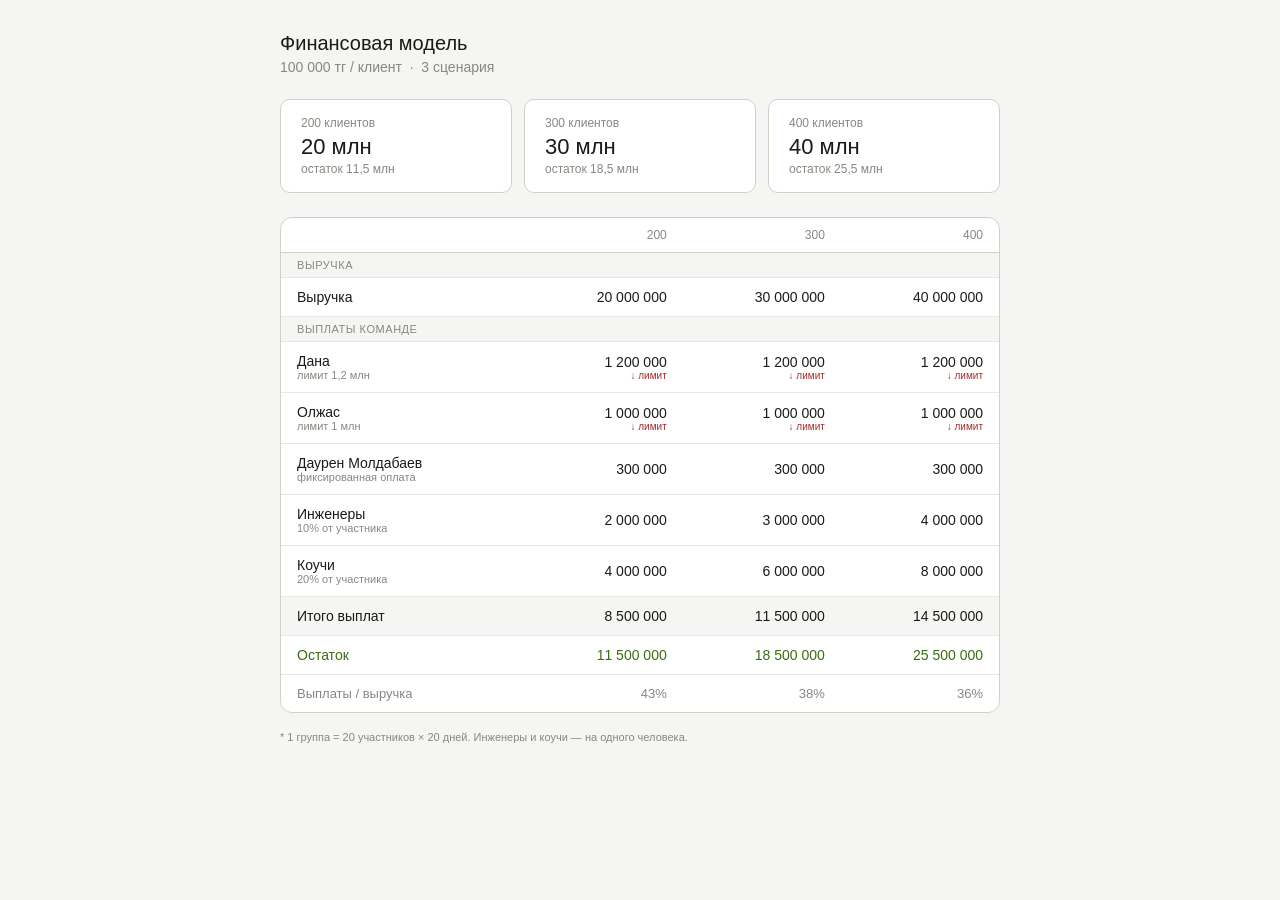
<file: fin-model.html>
<!DOCTYPE html>
<html lang="ru">
<head>
  <meta charset="UTF-8" />
  <meta name="viewport" content="width=device-width, initial-scale=1.0" />
  <title>Финансовая модель</title>
  <style>
    * { box-sizing: border-box; margin: 0; padding: 0; }
    body {
      font-family: -apple-system, BlinkMacSystemFont, 'Segoe UI', sans-serif;
      background: #f5f5f3;
      color: #1a1a18;
      padding: 2rem 1rem;
    }
    .container { max-width: 720px; margin: 0 auto; }
    h1 { font-size: 20px; font-weight: 500; margin-bottom: 4px; }
    .subtitle { font-size: 14px; color: #888780; margin-bottom: 1.5rem; }

    .metrics {
      display: grid;
      grid-template-columns: repeat(3, 1fr);
      gap: 12px;
      margin-bottom: 1.5rem;
    }
    .metric {
      background: #fff;
      border-radius: 10px;
      border: 0.5px solid #d3d1c7;
      padding: 1rem 1.25rem;
    }
    .metric-label { font-size: 12px; color: #888780; margin-bottom: 4px; }
    .metric-value { font-size: 22px; font-weight: 500; }
    .metric-sub { font-size: 12px; color: #888780; margin-top: 2px; }

    .card {
      background: #fff;
      border-radius: 12px;
      border: 0.5px solid #d3d1c7;
      overflow: hidden;
    }
    table { width: 100%; border-collapse: collapse; font-size: 14px; }
    th {
      padding: 10px 16px;
      font-weight: 500;
      font-size: 12px;
      color: #888780;
      border-bottom: 0.5px solid #d3d1c7;
      text-align: right;
    }
    th:first-child { text-align: left; }
    td {
      padding: 11px 16px;
      border-bottom: 0.5px solid #e8e7e0;
      text-align: right;
    }
    td:first-child { text-align: left; }
    tr:last-child td { border-bottom: none; }

    .section-header td {
      font-size: 11px;
      font-weight: 500;
      color: #888780;
      background: #f5f5f3;
      padding: 6px 16px;
      letter-spacing: 0.05em;
      text-transform: uppercase;
    }
    .total-row td { font-weight: 500; background: #f5f5f3; }
    .profit-row td { font-weight: 500; color: #3b6d11; }
    .revenue-row td { font-weight: 500; }
    .capped { color: #a32d2d; font-size: 10px; display: block; }
    .note { font-size: 11px; color: #888780; margin-top: 1rem; line-height: 1.6; }
    .role-sub { font-size: 11px; color: #888780; display: block; }

    @media (max-width: 520px) {
      th, td { padding: 9px 10px; font-size: 13px; }
      .metrics { grid-template-columns: 1fr 1fr; }
      .metric-value { font-size: 18px; }
    }
  </style>
</head>
<body>
  <div class="container">
    <h1>Финансовая модель</h1>
    <p class="subtitle">100 000 тг / клиент &nbsp;·&nbsp; 3 сценария</p>

    <div class="metrics">
      <div class="metric">
        <div class="metric-label">200 клиентов</div>
        <div class="metric-value">20 млн</div>
        <div class="metric-sub">остаток 11,5 млн</div>
      </div>
      <div class="metric">
        <div class="metric-label">300 клиентов</div>
        <div class="metric-value">30 млн</div>
        <div class="metric-sub">остаток 18,5 млн</div>
      </div>
      <div class="metric">
        <div class="metric-label">400 клиентов</div>
        <div class="metric-value">40 млн</div>
        <div class="metric-sub">остаток 25,5 млн</div>
      </div>
    </div>

    <div class="card">
      <table>
        <thead>
          <tr>
            <th></th>
            <th>200</th>
            <th>300</th>
            <th>400</th>
          </tr>
        </thead>
        <tbody>
          <tr class="section-header"><td colspan="4">Выручка</td></tr>
          <tr class="revenue-row">
            <td>Выручка</td>
            <td>20 000 000</td>
            <td>30 000 000</td>
            <td>40 000 000</td>
          </tr>

          <tr class="section-header"><td colspan="4">Выплаты команде</td></tr>
          <tr>
            <td>Дана <span class="role-sub">лимит 1,2 млн</span></td>
            <td>1 200 000 <span class="capped">↓ лимит</span></td>
            <td>1 200 000 <span class="capped">↓ лимит</span></td>
            <td>1 200 000 <span class="capped">↓ лимит</span></td>
          </tr>
          <tr>
            <td>Олжас <span class="role-sub">лимит 1 млн</span></td>
            <td>1 000 000 <span class="capped">↓ лимит</span></td>
            <td>1 000 000 <span class="capped">↓ лимит</span></td>
            <td>1 000 000 <span class="capped">↓ лимит</span></td>
          </tr>
          <tr>
            <td>Даурен Молдабаев <span class="role-sub">фиксированная оплата</span></td>
            <td>300 000</td>
            <td>300 000</td>
            <td>300 000</td>
          </tr>
          <tr>
            <td>Инженеры <span class="role-sub">10% от участника</span></td>
            <td>2 000 000</td>
            <td>3 000 000</td>
            <td>4 000 000</td>
          </tr>
          <tr>
            <td>Коучи <span class="role-sub">20% от участника</span></td>
            <td>4 000 000</td>
            <td>6 000 000</td>
            <td>8 000 000</td>
          </tr>

          <tr class="total-row">
            <td>Итого выплат</td>
            <td>8 500 000</td>
            <td>11 500 000</td>
            <td>14 500 000</td>
          </tr>
          <tr class="profit-row">
            <td>Остаток</td>
            <td>11 500 000</td>
            <td>18 500 000</td>
            <td>25 500 000</td>
          </tr>
          <tr>
            <td style="color:#888780;font-size:13px">Выплаты / выручка</td>
            <td style="color:#888780;font-size:13px">43%</td>
            <td style="color:#888780;font-size:13px">38%</td>
            <td style="color:#888780;font-size:13px">36%</td>
          </tr>
        </tbody>
      </table>
    </div>

    <p class="note">* 1 группа = 20 участников × 20 дней. Инженеры и коучи — на одного человека.</p>
  </div>
</body>
</html>
</file>
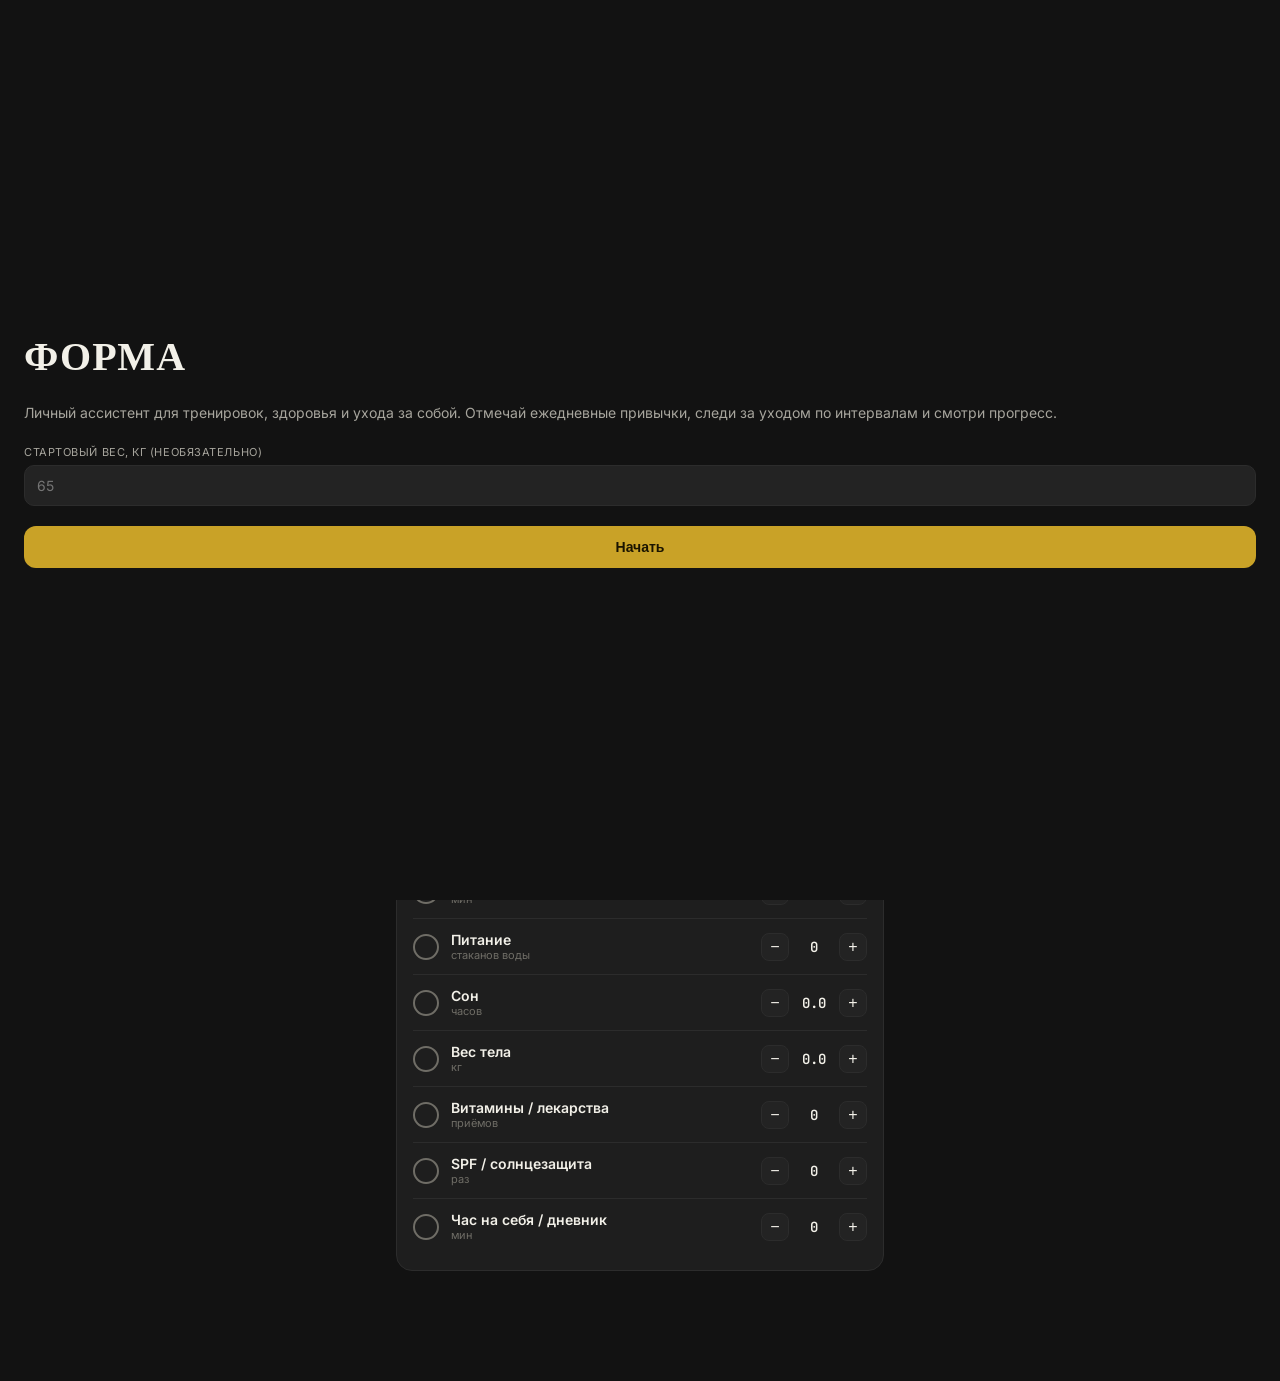
<file: forma.html>
<!DOCTYPE html>
<html lang="ru">
<head>
<meta charset="UTF-8">
<meta name="viewport" content="width=device-width, initial-scale=1, maximum-scale=1, viewport-fit=cover, user-scalable=no">
<meta name="apple-mobile-web-app-capable" content="yes">
<meta name="apple-mobile-web-app-status-bar-style" content="black-translucent">
<meta name="apple-mobile-web-app-title" content="ФОРМА">
<meta name="mobile-web-app-capable" content="yes">
<meta name="theme-color" content="#121212">
<title>ФОРМА</title>
<link id="manifest-link" rel="manifest">
<link id="apple-touch-icon" rel="apple-touch-icon">
<link rel="preconnect" href="https://fonts.googleapis.com">
<link rel="preconnect" href="https://fonts.gstatic.com" crossorigin>
<link href="https://fonts.googleapis.com/css2?family=Bebas+Neue&family=Inter:wght@400;500;600;700&family=JetBrains+Mono:wght@400;500;700&display=swap" rel="stylesheet">
<style>
  :root{
    --bg:#121212;
    --bg2:#181818;
    --card:#1e1e1e;
    --card2:#232323;
    --border:#2c2c2c;
    --chalk:#f2f0e8;
    --chalk-dim:#a7a59d;
    --chalk-faint:#6f6d66;
    --brass:#c9a227;
    --c-workout:#c9a227;
    --c-cardio:#2dd4bf;
    --c-nutrition:#4ade80;
    --c-sleep:#818cf8;
    --c-weight:#e5e7eb;
    --c-vitamins:#fb923c;
    --c-spf:#facc15;
    --c-selfcare:#f472b6;
    --c-waist:#34d399;
    --c-hips:#fb7185;
    --c-beauty:#f472b6;
    --c-health:#60a5fa;
    --red:#ef4444;
    --yellow:#eab308;
    --green:#22c55e;
    --gray:#6b7280;
    --safe-top:env(safe-area-inset-top,0px);
    --safe-bottom:env(safe-area-inset-bottom,0px);
  }
  *{box-sizing:border-box;-webkit-tap-highlight-color:transparent;}
  html,body{margin:0;padding:0;background:var(--bg);color:var(--chalk);font-family:'Inter',sans-serif;height:100%;overscroll-behavior-y:none;}
  body{padding-top:var(--safe-top);}
  h1,h2,h3{font-family:'Bebas Neue',cursive;letter-spacing:.03em;margin:0;}
  .mono{font-family:'JetBrains Mono',monospace;}
  #app{max-width:520px;margin:0 auto;min-height:100vh;display:flex;flex-direction:column;position:relative;}
  header.top{padding:18px 18px 8px;display:flex;align-items:center;justify-content:space-between;}
  header.top h1{font-size:28px;color:var(--chalk);}
  header.top .date{font-size:12px;color:var(--chalk-dim);text-transform:uppercase;letter-spacing:.08em;}
  main{flex:1;padding:0 16px calc(96px + var(--safe-bottom));}
  section.tab{display:none;animation:fadein .18s ease;}
  section.tab.active{display:block;}
  @keyframes fadein{from{opacity:0;transform:translateY(4px);}to{opacity:1;transform:translateY(0);}}

  /* bottom nav */
  nav.bottom{position:fixed;left:0;right:0;bottom:0;max-width:520px;margin:0 auto;background:rgba(24,24,24,.92);backdrop-filter:blur(10px);border-top:1px solid var(--border);display:flex;padding-bottom:var(--safe-bottom);z-index:50;}
  nav.bottom button{flex:1;background:none;border:none;color:var(--chalk-faint);padding:10px 4px 8px;display:flex;flex-direction:column;align-items:center;gap:3px;font-size:10px;font-family:'Inter',sans-serif;position:relative;cursor:pointer;}
  nav.bottom button svg{width:22px;height:22px;stroke:var(--chalk-faint);fill:none;stroke-width:1.8;}
  nav.bottom button.active{color:var(--chalk);}
  nav.bottom button.active svg{stroke:var(--brass);}
  nav.bottom button .dot{position:absolute;top:6px;right:calc(50% - 16px);width:8px;height:8px;border-radius:50%;background:var(--red);display:none;}
  nav.bottom button .dot.show{display:block;}

  /* cards */
  .card{background:var(--card);border:1px solid var(--border);border-radius:16px;padding:16px;margin-bottom:14px;}
  .card h2{font-size:14px;color:var(--chalk-dim);text-transform:uppercase;letter-spacing:.08em;font-family:'Inter',sans-serif;font-weight:600;margin-bottom:10px;}

  /* ring */
  .ring-wrap{display:flex;align-items:center;gap:18px;}
  .ring-wrap svg{flex-shrink:0;}
  .ring-label{flex:1;}
  .ring-label .big{font-family:'Bebas Neue',cursive;font-size:36px;line-height:1;}
  .ring-label .sub{font-size:12px;color:var(--chalk-dim);margin-top:4px;}
  .streak-pill{display:inline-flex;align-items:center;gap:6px;margin-top:8px;background:var(--card2);border:1px solid var(--border);border-radius:20px;padding:4px 12px;font-size:12px;}
  .streak-pill .flame{color:var(--brass);}

  /* stitch card */
  .stitch-grid{display:grid;grid-template-columns:34px repeat(7,1fr);gap:4px;align-items:center;}
  .stitch-grid .row-label{font-size:10px;color:var(--chalk-faint);white-space:nowrap;overflow:hidden;text-overflow:ellipsis;}
  .stitch-grid .day-label{font-size:10px;color:var(--chalk-dim);text-align:center;text-transform:uppercase;}
  .stitch-dot{width:100%;aspect-ratio:1;border-radius:50%;border:1.5px solid var(--border);margin:0 auto;}
  .stitch-dot.today-col{border-color:var(--chalk-faint);}

  /* habit list */
  .habit{display:flex;align-items:center;gap:12px;padding:12px 0;border-bottom:1px solid var(--border);}
  .habit:last-child{border-bottom:none;}
  .check{width:26px;height:26px;border-radius:50%;border:2px solid var(--chalk-faint);flex-shrink:0;display:flex;align-items:center;justify-content:center;cursor:pointer;transition:.15s;}
  .check svg{width:14px;height:14px;stroke:var(--bg);fill:none;stroke-width:3;opacity:0;transition:.15s;}
  .check.done svg{opacity:1;}
  .habit-info{flex:1;min-width:0;}
  .habit-info .name{font-size:14px;font-weight:600;}
  .habit-info .meta{font-size:11px;color:var(--chalk-faint);}
  .stepper{display:flex;align-items:center;gap:8px;flex-shrink:0;}
  .stepper button{width:28px;height:28px;border-radius:8px;border:1px solid var(--border);background:var(--card2);color:var(--chalk);font-size:16px;line-height:1;cursor:pointer;}
  .stepper .val{min-width:34px;text-align:center;font-size:14px;font-weight:600;}

  /* banner */
  .banner{display:flex;align-items:center;gap:10px;background:linear-gradient(90deg,rgba(239,68,68,.15),rgba(239,68,68,.05));border:1px solid rgba(239,68,68,.4);border-radius:14px;padding:12px 14px;margin-bottom:14px;cursor:pointer;}
  .banner .ico{color:var(--red);font-size:18px;}
  .banner .txt{font-size:13px;color:var(--chalk);}
  .banner .txt b{color:var(--red);}

  /* care items */
  .care-item{display:flex;align-items:center;gap:12px;background:var(--card2);border:1px solid var(--border);border-radius:14px;padding:12px 14px;margin-bottom:10px;}
  .care-item .cat-bar{width:4px;align-self:stretch;border-radius:2px;flex-shrink:0;}
  .care-item .info{flex:1;min-width:0;}
  .care-item .info .name{font-size:14px;font-weight:600;}
  .care-item .info .meta{font-size:11px;color:var(--chalk-faint);margin-top:2px;}
  .status-badge{font-size:10px;font-weight:700;text-transform:uppercase;letter-spacing:.04em;padding:4px 9px;border-radius:20px;flex-shrink:0;}
  .status-badge.overdue{background:rgba(239,68,68,.18);color:var(--red);}
  .status-badge.soon{background:rgba(234,179,8,.18);color:var(--yellow);}
  .status-badge.ok{background:rgba(34,197,94,.18);color:var(--green);}
  .status-badge.notset{background:rgba(107,114,128,.18);color:var(--gray);}
  .care-actions{display:flex;gap:6px;flex-shrink:0;}
  .icon-btn{width:30px;height:30px;border-radius:8px;border:1px solid var(--border);background:var(--card);color:var(--chalk-dim);display:flex;align-items:center;justify-content:center;cursor:pointer;}
  .icon-btn svg{width:15px;height:15px;stroke:currentColor;fill:none;stroke-width:1.8;}

  .tabs-filter{display:flex;gap:8px;margin-bottom:12px;}
  .tabs-filter button{flex:1;padding:8px;border-radius:10px;border:1px solid var(--border);background:var(--card2);color:var(--chalk-dim);font-size:12px;font-weight:600;cursor:pointer;}
  .tabs-filter button.active{background:var(--brass);color:#1a1400;border-color:var(--brass);}

  .add-btn{width:100%;padding:12px;border-radius:14px;border:1.5px dashed var(--border);background:none;color:var(--chalk-dim);font-size:13px;font-weight:600;cursor:pointer;margin-top:4px;}

  /* modal */
  .overlay{position:fixed;inset:0;background:rgba(0,0,0,.6);display:none;align-items:flex-end;z-index:100;}
  .overlay.show{display:flex;}
  .modal{background:var(--bg2);border-radius:20px 20px 0 0;padding:20px 18px calc(20px + var(--safe-bottom));width:100%;max-height:85vh;overflow-y:auto;border-top:1px solid var(--border);}
  .modal h3{font-size:20px;margin-bottom:14px;}
  .field{margin-bottom:12px;}
  .field label{display:block;font-size:11px;color:var(--chalk-dim);text-transform:uppercase;letter-spacing:.05em;margin-bottom:6px;}
  .field input,.field select{width:100%;padding:11px 12px;border-radius:10px;border:1px solid var(--border);background:var(--card2);color:var(--chalk);font-size:14px;font-family:inherit;}
  .field .seg{display:flex;gap:8px;}
  .field .seg button{flex:1;padding:10px;border-radius:10px;border:1px solid var(--border);background:var(--card2);color:var(--chalk-dim);font-size:13px;font-weight:600;cursor:pointer;}
  .field .seg button.active{background:var(--c-beauty);color:#1a0a12;border-color:var(--c-beauty);}
  .field .seg button.active[data-cat="health"]{background:var(--c-health);color:#0a1420;border-color:var(--c-health);}
  .modal-actions{display:flex;gap:10px;margin-top:16px;}
  .modal-actions .btn{flex:1;}
  .btn{padding:13px;border-radius:12px;border:none;font-size:14px;font-weight:700;cursor:pointer;}
  .btn.primary{background:var(--brass);color:#1a1400;}
  .btn.ghost{background:var(--card2);color:var(--chalk);border:1px solid var(--border);}
  .btn.danger{background:rgba(239,68,68,.15);color:var(--red);border:1px solid rgba(239,68,68,.4);}

  /* progress */
  .stat-grid{display:grid;grid-template-columns:1fr 1fr;gap:10px;}
  .stat-box{background:var(--card2);border:1px solid var(--border);border-radius:12px;padding:12px;}
  .stat-box .label{font-size:10px;color:var(--chalk-faint);text-transform:uppercase;letter-spacing:.05em;}
  .stat-box .value{font-family:'Bebas Neue',cursive;font-size:26px;margin-top:2px;}
  svg.chart{width:100%;height:auto;display:block;}
  .empty-note{font-size:12px;color:var(--chalk-faint);text-align:center;padding:20px 10px;}

  details.info-section{border-bottom:1px solid var(--border);padding:10px 0;}
  details.info-section:last-child{border-bottom:none;}
  details.info-section summary{font-size:14px;font-weight:700;cursor:pointer;list-style:none;display:flex;justify-content:space-between;align-items:center;}
  details.info-section summary::-webkit-details-marker{display:none;}
  details.info-section summary::after{content:'+';font-size:18px;color:var(--chalk-faint);}
  details.info-section[open] summary::after{content:'−';}
  details.info-section .body{padding:10px 2px 4px;font-size:13px;line-height:1.55;color:var(--chalk-dim);}
  details.info-section .body p{margin:0 0 8px;}
  details.info-section .body b{color:var(--chalk);}
  details.info-section .body ul{margin:4px 0 8px;padding-left:18px;}
  details.info-section .body table{width:100%;border-collapse:collapse;font-size:12px;margin:6px 0;}
  details.info-section .body td,details.info-section .body th{padding:5px 4px;border-bottom:1px solid var(--border);text-align:left;}

  .onb-overlay{position:fixed;inset:0;background:var(--bg);z-index:200;display:flex;flex-direction:column;justify-content:center;padding:24px;}
  .onb-overlay h1{font-size:40px;margin-bottom:6px;}
  .onb-overlay p{color:var(--chalk-dim);font-size:14px;line-height:1.5;margin-bottom:22px;}
</style>
</head>
<body>
<div id="app">

  <header class="top">
    <h1>ФОРМА</h1>
    <div class="date mono" id="headerDate"></div>
  </header>

  <main>

    <!-- TODAY -->
    <section class="tab active" id="tab-today">
      <div id="banner-slot"></div>

      <div class="card">
        <div class="ring-wrap">
          <svg width="86" height="86" viewBox="0 0 86 86">
            <circle cx="43" cy="43" r="36" fill="none" stroke="var(--border)" stroke-width="8"/>
            <circle id="ringProgress" cx="43" cy="43" r="36" fill="none" stroke="var(--brass)" stroke-width="8" stroke-linecap="round" transform="rotate(-90 43 43)"/>
          </svg>
          <div class="ring-label">
            <div class="big mono" id="ringText">0/8</div>
            <div class="sub">закрыто за сегодня</div>
            <div class="streak-pill"><span class="flame">🔥</span><span id="streakText" class="mono">0 дней</span></div>
          </div>
        </div>
      </div>

      <div class="card">
        <h2>Неделя</h2>
        <div class="stitch-grid" id="stitchGrid"></div>
      </div>

      <div class="card">
        <h2>Привычки сегодня</h2>
        <div id="habitList"></div>
      </div>
    </section>

    <!-- CARE -->
    <section class="tab" id="tab-care">
      <div class="tabs-filter" id="careFilter">
        <button data-f="all" class="active">Все</button>
        <button data-f="beauty">Красота</button>
        <button data-f="health">Здоровье</button>
      </div>
      <div id="careList"></div>
      <button class="add-btn" id="addCareBtn">+ Добавить пункт ухода</button>
    </section>

    <!-- PROGRESS -->
    <section class="tab" id="tab-progress">
      <div class="card">
        <h2>Итоги недели</h2>
        <div class="stat-grid">
          <div class="stat-box"><div class="label">Пунктов закрыто</div><div class="value mono" id="statClosed">0/56</div></div>
          <div class="stat-box"><div class="label">Стрик</div><div class="value mono" id="statStreak">0</div></div>
          <div class="stat-box"><div class="label">Сон, в среднем</div><div class="value mono" id="statSleep">—</div></div>
          <div class="stat-box"><div class="label">Вода, в среднем</div><div class="value mono" id="statWater">—</div></div>
        </div>
      </div>

      <div class="card">
        <h2>Вес тела · 30 дней</h2>
        <div id="weightChartSlot"></div>
      </div>

      <div class="card">
        <h2>Замеры тела</h2>
        <div style="display:flex;gap:10px;">
          <div class="field" style="flex:1;margin-bottom:10px;">
            <label>Талия, см</label>
            <input type="number" step="0.5" id="waistInput" placeholder="70">
          </div>
          <div class="field" style="flex:1;margin-bottom:10px;">
            <label>Бёдра, см</label>
            <input type="number" step="0.5" id="hipsInput" placeholder="95">
          </div>
        </div>
        <button class="btn primary" id="saveMeasureBtn" style="width:100%;">Сохранить замеры сегодня</button>
        <div id="measureChartSlot" style="margin-top:14px;"></div>
      </div>

      <div class="card">
        <h2>Тренировка + кардио · 7 дней (мин)</h2>
        <div id="barChartSlot"></div>
      </div>
    </section>

    <!-- INFO -->
    <section class="tab" id="tab-info">
      <div class="card">
        <h2>План тренировок</h2>
        <details class="info-section" open>
          <summary>3 раза в неделю · 40–45 мин</summary>
          <div class="body">
            <p><b>Понедельник — Бассейн:</b> разминка 5 мин, 6–8×50м в среднем темпе с 20 сек отдыха (или 25–30 мин непрерывного плавания), заминка 5 мин.</p>
            <p><b>Среда — Пилатес:</b> mat pilates или reformer — нагрузка на пресс, ягодицы, осанку.</p>
            <p><b>Пятница — Йога:</b> динамический формат (виньяса / пауэр-йога).</p>
            <p>Бонус (не обязателен): доп. йога/растяжка в выходные. Через 3–4 недели — по самочувствию увеличить интенсивность пилатеса либо добавить вторую сессию.</p>
          </div>
        </details>
      </div>

      <div class="card">
        <h2>Питание</h2>
        <details class="info-section">
          <summary>Расчёт по формуле Миффлина-Сан Жеора</summary>
          <div class="body">
            <p>Исходные данные: 65 кг, 163 см, 34 года.</p>
            <table>
              <tr><td>Базовый обмен (BMR)</td><td class="mono">≈ 1338 ккал</td></tr>
              <tr><td>Поддерживающая норма (TDEE)</td><td class="mono">1900–1950 ккал</td></tr>
              <tr><td>Целевой калораж</td><td class="mono">1550–1700 ккал</td></tr>
              <tr><td>Белок (~1.5 г/кг)</td><td class="mono">97–100 г</td></tr>
              <tr><td>Жиры</td><td class="mono">55–60 г</td></tr>
              <tr><td>Углеводы</td><td class="mono">150–180 г</td></tr>
            </table>
            <p>Дефицит 250–350 ккал — умеренный, чтобы не усугубить выпадение волос. Это расчётный ориентир, не медицинское назначение.</p>
          </div>
        </details>
      </div>

      <div class="card">
        <h2>Проблемы и рекомендации</h2>
        <details class="info-section">
          <summary>Выпадение волос</summary>
          <div class="body">
            <p><b>Возможные причины (не диагноз):</b> дефицит ферритина, проблемы щитовидной железы, нехватка D/B12/цинка, гормональный дисбаланс, стресс, андрогенная алопеция.</p>
            <p><b>Анализы:</b> ферритин, ТТГ + св. Т4, витамин D, B12, фолиевая кислота, цинк, ОАК; при подозрении на гормональный сбой — тестостерон, ДГЭА-с, пролактин.</p>
            <p><b>К кому:</b> трихолог/дерматолог → терапевт (направления) → эндокринолог (при отклонениях).</p>
            <p><b>Домашний уход:</b> расчёска с редкими зубьями, минимум теплового стайлинга, массаж кожи головы 2–3 р/нед, не затягивать тугие причёски, маска раз в неделю, белок и железо в питании.</p>
          </div>
        </details>
        <details class="info-section">
          <summary>Пробки в миндалинах</summary>
          <div class="body">
            <p><b>К кому:</b> ЛОР — оценит крипты миндалин, предложит варианты вплоть до лазерной коррекции.</p>
            <p><b>Домашний уход:</b> полоскание солевым раствором/антисептиком после еды, гигиена языка, ирригатор на низком напоре. Не вычищать пробки острыми предметами.</p>
          </div>
        </details>
        <details class="info-section">
          <summary>Фолликулярный кератоз</summary>
          <div class="body">
            <p><b>К кому:</b> дерматолог — подберёт кислоты/ретиноиды.</p>
            <p><b>Домашний уход:</b> кремы с молочной/салициловой кислотой или мочевиной (10–20%), мягкий скраб 1–2 р/нед, увлажнение сразу после душа, тёплый душ. Эффект — через 4–6 недель.</p>
          </div>
        </details>
        <details class="info-section">
          <summary>Здоровый желудок</summary>
          <div class="body">
            <p><b>Возможные причины дискомфорта (не диагноз):</b> гастрит, повышенная кислотность, Helicobacter pylori, пищевые непереносимости (лактоза, глютен), синдром раздражённого кишечника, дисбактериоз, стресс, нерегулярное питание.</p>
            <p><b>Анализы:</b> тест на Helicobacter pylori (дыхательный/кровь/кал), гастроскопия (ФГДС) — по показаниям врача, копрограмма, при вздутии — УЗИ брюшной полости.</p>
            <p><b>К кому:</b> гастроэнтеролог; терапевт — для первичного направления на анализы.</p>
            <p><b>Домашний уход:</b> дробное питание 4–5 раз в день небольшими порциями, не есть за 2–3 часа до сна, ограничить острое/жирное/газировку и кофе натощак, не запивать еду большим количеством жидкости, есть медленно и тщательно пережёвывать, достаточно воды в течение дня, снижение стресса.</p>
          </div>
        </details>
        <details class="info-section">
          <summary>Домашний маникюр / педикюр</summary>
          <div class="body">
            <ul>
              <li>Кутикулу не срезать, а отодвигать после размягчения маслом</li>
              <li>Пилить ногти в одну сторону</li>
              <li>Масло для кутикулы каждый вечер</li>
              <li>Укрепляющая база раз в 1–2 недели</li>
              <li>Пемза на пятки 1–2 р/нед + крем с мочевиной на ночь</li>
            </ul>
          </div>
        </details>
        <details class="info-section">
          <summary>Гормональное здоровье и цикл</summary>
          <div class="body">
            <p><b>Возможные причины сбоев (не диагноз):</b> нерегулярный цикл, выраженный ПМС, поликистоз яичников (СПКЯ), дисфункция щитовидной железы, стресс, резкие изменения веса.</p>
            <p><b>Анализы:</b> ЛГ, ФСГ, эстрадиол, прогестерон, ТТГ + св. Т4, пролактин, тестостерон, ДГЭА-с — по назначению врача.</p>
            <p><b>К кому:</b> гинеколог-эндокринолог; при отклонениях — эндокринолог.</p>
            <p><b>Домашний уход:</b> отслеживать цикл в календаре/дневнике, регулярный сон и питание, ограничить кофеин перед менструацией, магний и B6 — по согласованию с врачом.</p>
          </div>
        </details>
        <details class="info-section">
          <summary>Осанка и здоровье спины</summary>
          <div class="body">
            <p><b>Возможные причины:</b> сидячий образ жизни, слабый мышечный корсет, неправильная эргономика рабочего места.</p>
            <p><b>К кому:</b> ортопед / вертебролог; остеопат при болях.</p>
            <p><b>Домашний уход:</b> разминка каждые 40–60 мин сидячей работы, укрепление корсета через пилатес (уже в плане тренировок), эргономичное рабочее место, растяжка грудного отдела и плеч.</p>
          </div>
        </details>
        <details class="info-section">
          <summary>Вены и кровообращение</summary>
          <div class="body">
            <p><b>Возможные причины:</b> наследственность, длительное стояние/сидение, гормональные изменения, начало новых физических нагрузок.</p>
            <p><b>К кому:</b> флеболог — если появляются сосудистые сеточки, тяжесть в ногах, отёки к вечеру.</p>
            <p><b>Домашний уход:</b> контрастный душ для ног, компрессионный трикотаж при долгих перелётах/стоянии, поднимать ноги в конце дня, не сидеть нога на ногу, плавание и ходьба — хорошая профилактика (уже в плане тренировок).</p>
          </div>
        </details>
        <details class="info-section">
          <summary>Психологическое благополучие</summary>
          <div class="body">
            <p><b>На что обратить внимание:</b> постоянная тревожность, нарушения сна, эмоциональное выгорание, апатия.</p>
            <p><b>Домашний уход:</b> дневник эмоций (уже есть привычка «Час на себя»), дыхательные практики 5–10 мин в день, регулярный сон, границы в работе и общении.</p>
            <p>При длительном ухудшении состояния — очная консультация психолога/психотерапевта. Приложение не заменяет работу с психикой, только напоминает выделять время на себя.</p>
          </div>
        </details>
        <details class="info-section">
          <summary>Здоровье полости рта</summary>
          <div class="body">
            <p><b>Возможные причины проблем:</b> недостаточная гигиена, красящие напитки, скрежетание зубов (бруксизм), чувствительность эмали.</p>
            <p><b>К кому:</b> стоматолог-гигиенист — профессиональная чистка (уже в «Уходе», каждые 180 дней).</p>
            <p><b>Домашний уход:</b> чистка зубов 2 раза в день по 2 минуты, зубная нить или ирригатор ежедневно, ополаскиватель без спирта, ограничить кофе/красное вино/курение, при скрежетании — капа на ночь.</p>
          </div>
        </details>
        <details class="info-section">
          <summary>Уход за кожей лица</summary>
          <div class="body">
            <p><b>Утро:</b> мягкое очищение, увлажняющий крем, при необходимости — антиоксидантная сыворотка (витамин C). SPF — уже отдельная привычка на вкладке «Сегодня».</p>
            <p><b>Вечер:</b> снятие макияжа / двойное очищение, увлажняющий крем; активный уход (ретинол или кислоты) — 2–3 раза в неделю, не совмещать несколько активов за один вечер.</p>
            <p><b>К кому:</b> косметолог — подберёт активы под тип кожи (уже в «Уходе», каждые 30 дней).</p>
            <p>Ретинол и кислоты вводить постепенно, начиная с низкой концентрации; при их использовании SPF днём обязателен.</p>
          </div>
        </details>
        <details class="info-section">
          <summary>Иммунитет и сезонное здоровье</summary>
          <div class="body">
            <p><b>Возможные факторы риска (не диагноз):</b> дефицит витамина D, недосып, хронический стресс, несбалансированное питание.</p>
            <p><b>Анализы:</b> витамин D, общий анализ крови, ферритин — можно совместить с плановым осмотром (уже в «Уходе»).</p>
            <p><b>Домашний уход:</b> достаточный сон (уже трекается на вкладке «Сегодня»), гигиена рук, проветривание помещений, сезонная поддержка витамином D осенью-зимой по согласованию с врачом, постепенное закаливание (контрастный душ).</p>
          </div>
        </details>
      </div>
    </section>

  </main>

  <nav class="bottom">
    <button data-tab="today" class="active">
      <svg viewBox="0 0 24 24"><path d="M9 11l3 3L22 4"/><path d="M21 12v7a2 2 0 0 1-2 2H5a2 2 0 0 1-2-2V5a2 2 0 0 1 2-2h11"/></svg>
      Сегодня
    </button>
    <button data-tab="care">
      <svg viewBox="0 0 24 24"><path d="M12 21s-7-4.35-9.5-8.5C.5 8 3 4 7 4c2 0 3.5 1 5 3 1.5-2 3-3 5-3 4 0 6.5 4 4.5 8.5C19 16.65 12 21 12 21z"/></svg>
      Уход
      <span class="dot" id="careDot"></span>
    </button>
    <button data-tab="progress">
      <svg viewBox="0 0 24 24"><path d="M3 3v18h18"/><path d="M7 14l4-4 3 3 5-6"/></svg>
      Прогресс
    </button>
    <button data-tab="info">
      <svg viewBox="0 0 24 24"><circle cx="12" cy="12" r="9"/><path d="M12 16v-5"/><circle cx="12" cy="8" r=".5" fill="currentColor" stroke="none"/></svg>
      Инфо
    </button>
  </nav>

</div>

<!-- ONBOARDING -->
<div class="onb-overlay" id="onbOverlay">
  <h1>ФОРМА</h1>
  <p>Личный ассистент для тренировок, здоровья и ухода за собой. Отмечай ежедневные привычки, следи за уходом по интервалам и смотри прогресс.</p>
  <div class="field">
    <label>Стартовый вес, кг (необязательно)</label>
    <input type="number" step="0.1" id="onbWeight" placeholder="65">
  </div>
  <button class="btn primary" id="onbStart" style="margin-top:8px;">Начать</button>
</div>

<!-- CARE MODAL -->
<div class="overlay" id="careOverlay">
  <div class="modal">
    <h3 id="careModalTitle">Новый пункт</h3>
    <div class="field">
      <label>Название</label>
      <input type="text" id="careName" placeholder="Например, Массаж">
    </div>
    <div class="field">
      <label>Категория</label>
      <div class="seg">
        <button type="button" data-cat="beauty" class="active">Красота</button>
        <button type="button" data-cat="health">Здоровье</button>
      </div>
    </div>
    <div class="field">
      <label>Периодичность, дней</label>
      <input type="number" id="careInterval" placeholder="30">
    </div>
    <div class="field">
      <label>Дата последнего раза</label>
      <input type="date" id="careLastDone">
    </div>
    <div class="modal-actions">
      <button class="btn ghost" id="careCancelBtn">Отмена</button>
      <button class="btn primary" id="careSaveBtn">Сохранить</button>
    </div>
    <div class="modal-actions" id="careDeleteRow" style="display:none;">
      <button class="btn danger" id="careDeleteBtn">Удалить пункт</button>
    </div>
  </div>
</div>

<script>
(function(){
  "use strict";

  /* ---------- storage ---------- */
  var K = { profile:'forma_profile', logs:'forma_logs', care:'forma_care' };
  function loadJSON(key, fallback){
    try{ var raw = localStorage.getItem(key); return raw ? JSON.parse(raw) : fallback; }
    catch(e){ return fallback; }
  }
  function saveJSON(key, val){ localStorage.setItem(key, JSON.stringify(val)); }

  /* ---------- date helpers ---------- */
  function fmtDate(d){
    var y=d.getFullYear(), m=String(d.getMonth()+1).padStart(2,'0'), day=String(d.getDate()).padStart(2,'0');
    return y+'-'+m+'-'+day;
  }
  function todayStr(){ return fmtDate(new Date()); }
  function addDays(dateStr, n){ var d=new Date(dateStr+'T00:00:00'); d.setDate(d.getDate()+n); return fmtDate(d); }
  function daysBetween(a,b){ var da=new Date(a+'T00:00:00'), db=new Date(b+'T00:00:00'); return Math.round((db-da)/86400000); }
  var WEEKDAY_SHORT = ['Вс','Пн','Вт','Ср','Чт','Пт','Сб'];
  function currentWeekDays(){
    var dow = new Date(todayStr()+'T00:00:00').getDay();
    var mondayOffset = (dow === 0) ? -6 : (1 - dow);
    var monday = addDays(todayStr(), mondayOffset);
    var days = [];
    for(var i=0;i<7;i++){ days.push(addDays(monday, i)); }
    return days;
  }

  /* ---------- data model ---------- */
  var HABITS = [
    {id:'workout',    name:'Тренировка',       shortName:'Трен.',  unit:'мин',           step:5,  color:'var(--c-workout)'},
    {id:'cardio',     name:'Кардио',           shortName:'Кардио', unit:'мин',           step:5,  color:'var(--c-cardio)'},
    {id:'nutrition',  name:'Питание',          shortName:'Вода',   unit:'стаканов воды', step:1,  color:'var(--c-nutrition)'},
    {id:'sleep',      name:'Сон',              shortName:'Сон',    unit:'часов',         step:.5, color:'var(--c-sleep)'},
    {id:'weight',     name:'Вес тела',         shortName:'Вес',    unit:'кг',            step:.1, color:'var(--c-weight)'},
    {id:'vitamins',   name:'Витамины / лекарства', shortName:'Вит.', unit:'приёмов',   step:1,  color:'var(--c-vitamins)'},
    {id:'spf',        name:'SPF / солнцезащита', shortName:'SPF',  unit:'раз',         step:1,  color:'var(--c-spf)'},
    {id:'selfcare',   name:'Час на себя / дневник', shortName:'Себе', unit:'мин',      step:5,  color:'var(--c-selfcare)'}
  ];

  function defaultCare(){
    var items = [
      ['Корни волос — окрашивание','beauty',28],
      ['Брови / ресницы','beauty',21],
      ['Стрижка кончиков','beauty',45],
      ['Уход за кожей (чистка/косметолог)','beauty',30],
      ['Шугаринг','beauty',21],
      ['Уход за телом (эксфолиация)','beauty',7],
      ['Плановый осмотр / анализы','health',180],
      ['Стоматолог','health',180],
      ['Гинеколог + анализы','health',365],
      ['УЗИ груди / маммолог','health',365],
      ['Окулист / проверка зрения','health',365],
      ['Массаж / остеопат','health',30],
      ['ЛОР (пробки в миндалинах)','health',180],
      ['Дерматолог (кожа, кератоз)','health',180]
    ];
    var out = {};
    items.forEach(function(it, i){
      var id = 'c'+i+'_'+Date.now();
      out[id] = {name:it[0], category:it[1], intervalDays:it[2], lastDone:null};
    });
    return out;
  }

  var ADDITIONAL_CARE_ITEMS = [
    ['Осанка / спина (ортопед)','health',365],
    ['Вены и кровообращение (флеболог)','health',365]
  ];
  function ensureAdditionalCareItems(careObj){
    var existingNames = Object.keys(careObj).map(function(id){ return careObj[id].name; });
    var changed = false;
    ADDITIONAL_CARE_ITEMS.forEach(function(it, i){
      if(existingNames.indexOf(it[0]) === -1){
        var id = 'cadd'+i+'_'+Date.now()+'_'+i;
        careObj[id] = {name:it[0], category:it[1], intervalDays:it[2], lastDone:null};
        changed = true;
      }
    });
    return changed;
  }

  var profile = loadJSON(K.profile, {startWeight:null, onboarded:false});
  var logs = loadJSON(K.logs, {});
  var care = loadJSON(K.care, null);
  if(!care){ care = defaultCare(); saveJSON(K.care, care); }
  if(ensureAdditionalCareItems(care)) saveJSON(K.care, care);

  function persistProfile(){ saveJSON(K.profile, profile); }
  function persistLogs(){ saveJSON(K.logs, logs); }
  function persistCare(){ saveJSON(K.care, care); }

  function getEntry(date){
    if(!logs[date]) logs[date] = {};
    return logs[date];
  }
  function getHabitLog(date, habitId){
    var entry = getEntry(date);
    if(!entry[habitId]) entry[habitId] = {done:false, val:0};
    return entry[habitId];
  }
  function doneCount(entry){
    if(!entry) return 0;
    return HABITS.filter(function(h){ return entry[h.id] && entry[h.id].done; }).length;
  }

  /* ---------- streak ---------- */
  function computeStreak(){
    var streak = 0;
    var cursor = todayStr();
    var guard = 0;
    while(guard < 3650){
      guard++;
      var entry = logs[cursor];
      var pct = entry ? doneCount(entry)/HABITS.length : 0;
      if(pct >= 0.6){
        streak++;
        cursor = addDays(cursor, -1);
      } else if(cursor === todayStr()){
        cursor = addDays(cursor, -1);
      } else {
        break;
      }
    }
    return streak;
  }

  /* ---------- care status ---------- */
  function careStatus(item){
    if(!item.lastDone) return {status:'notset', daysSince:null, remaining:null};
    var daysSince = daysBetween(item.lastDone, todayStr());
    var remaining = item.intervalDays - daysSince;
    if(remaining < 0) return {status:'overdue', daysSince:daysSince, remaining:remaining};
    if(remaining <= 5) return {status:'soon', daysSince:daysSince, remaining:remaining};
    return {status:'ok', daysSince:daysSince, remaining:remaining};
  }
  var STATUS_LABEL = {overdue:'Просрочено', soon:'Скоро', ok:'В порядке', notset:'Не отмечено'};
  var STATUS_RANK = {overdue:0, soon:1, ok:2, notset:3};

  function sortedCareEntries(filterCat){
    var arr = Object.keys(care).map(function(id){
      var item = care[id];
      var st = careStatus(item);
      return {id:id, item:item, st:st};
    });
    if(filterCat && filterCat !== 'all'){
      arr = arr.filter(function(e){ return e.item.category === filterCat; });
    }
    arr.sort(function(a,b){
      var ra = STATUS_RANK[a.st.status], rb = STATUS_RANK[b.st.status];
      if(ra !== rb) return ra - rb;
      if(a.st.status === 'overdue') return (a.st.remaining) - (b.st.remaining);
      if(a.st.status === 'soon') return a.st.remaining - b.st.remaining;
      if(a.st.status === 'ok') return a.st.remaining - b.st.remaining;
      return a.item.name.localeCompare(b.item.name, 'ru');
    });
    return arr;
  }

  function anyUrgentCare(){
    return Object.keys(care).some(function(id){
      var st = careStatus(care[id]).status;
      return st === 'overdue' || st === 'soon';
    });
  }

  /* ---------- svg icons ---------- */
  var ICON_CHECK = '<svg viewBox="0 0 24 24"><path d="M20 6L9 17l-5-5"/></svg>';
  var ICON_EDIT = '<svg viewBox="0 0 24 24"><path d="M12 20h9"/><path d="M16.5 3.5a2.1 2.1 0 0 1 3 3L7 19l-4 1 1-4z"/></svg>';
  var ICON_CHECKCIRCLE = '<svg viewBox="0 0 24 24"><circle cx="12" cy="12" r="9"/><path d="M8 12l3 3 5-6"/></svg>';

  /* ---------- rendering: today ---------- */
  function renderBanner(){
    var slot = document.getElementById('banner-slot');
    var overdue = 0, soon = 0;
    Object.keys(care).forEach(function(id){
      var s = careStatus(care[id]).status;
      if(s==='overdue') overdue++;
      if(s==='soon') soon++;
    });
    if(overdue===0 && soon===0){ slot.innerHTML=''; return; }
    var parts = [];
    if(overdue>0) parts.push('<b>'+overdue+' просрочено</b>');
    if(soon>0) parts.push('<b>'+soon+' скоро</b>');
    slot.innerHTML = '<div class="banner" id="bannerBtn"><span class="ico">⚠</span><span class="txt">Уход: '+parts.join(', ')+'</span></div>';
    document.getElementById('bannerBtn').addEventListener('click', function(){ switchTab('care'); });
  }

  function renderRing(){
    var today = todayStr();
    var entry = getEntry(today);
    var count = doneCount(entry);
    var total = HABITS.length;
    document.getElementById('ringText').textContent = count+'/'+total;
    var circle = document.getElementById('ringProgress');
    var r = 36, circumference = 2*Math.PI*r;
    var pct = count/total;
    circle.style.strokeDasharray = circumference;
    circle.style.strokeDashoffset = circumference * (1-pct);
    document.getElementById('streakText').textContent = computeStreak() + (computeStreak()===1?' день':' дней');
  }

  function renderStitchGrid(){
    var grid = document.getElementById('stitchGrid');
    var html = '<div></div>';
    var days = currentWeekDays();
    days.forEach(function(d){
      var dt = new Date(d+'T00:00:00');
      var isToday = d === todayStr();
      html += '<div class="day-label" style="'+(isToday?'color:var(--brass)':'')+'">'+WEEKDAY_SHORT[dt.getDay()]+'</div>';
    });
    HABITS.forEach(function(h){
      html += '<div class="row-label">'+h.shortName+'</div>';
      days.forEach(function(d){
        var entry = logs[d];
        var on = entry && entry[h.id] && entry[h.id].done;
        var isToday = d === todayStr();
        html += '<div class="stitch-dot'+(isToday?' today-col':'')+'" style="'+(on ? 'background:'+h.color+';border-color:'+h.color+';' : 'background:transparent;')+'"></div>';
      });
    });
    grid.innerHTML = html;
  }

  function renderHabitList(){
    var list = document.getElementById('habitList');
    var today = todayStr();
    var html = '';
    HABITS.forEach(function(h){
      var log = getHabitLog(today, h.id);
      html += '<div class="habit" data-habit="'+h.id+'">'+
        '<div class="check'+(log.done?' done':'')+'" style="'+(log.done?'background:'+h.color+';border-color:'+h.color+';':'')+'" data-action="toggle">'+ICON_CHECK+'</div>'+
        '<div class="habit-info"><div class="name">'+h.name+'</div><div class="meta">'+h.unit+'</div></div>'+
        '<div class="stepper">'+
          '<button data-action="dec">−</button>'+
          '<div class="val mono">'+ (Number.isInteger(h.step) ? log.val : log.val.toFixed(1)) +'</div>'+
          '<button data-action="inc">+</button>'+
        '</div>'+
      '</div>';
    });
    list.innerHTML = html;

    list.querySelectorAll('.habit').forEach(function(row){
      var hid = row.getAttribute('data-habit');
      var h = HABITS.filter(function(x){return x.id===hid;})[0];
      row.querySelector('[data-action="toggle"]').addEventListener('click', function(){
        var log = getHabitLog(today, hid);
        log.done = !log.done;
        persistLogs();
        renderToday();
      });
      row.querySelector('[data-action="inc"]').addEventListener('click', function(){
        var log = getHabitLog(today, hid);
        log.val = Math.round((log.val + h.step)*100)/100;
        if(log.val > 0) log.done = true;
        persistLogs();
        renderToday();
      });
      row.querySelector('[data-action="dec"]').addEventListener('click', function(){
        var log = getHabitLog(today, hid);
        log.val = Math.max(0, Math.round((log.val - h.step)*100)/100);
        persistLogs();
        renderToday();
      });
    });
  }

  function renderToday(){
    renderBanner();
    renderRing();
    renderStitchGrid();
    renderHabitList();
    renderNavDot();
  }

  /* ---------- rendering: care ---------- */
  var careFilterState = 'all';
  var editingCareId = null;

  function renderCare(){
    var listEl = document.getElementById('careList');
    var entries = sortedCareEntries(careFilterState);
    if(entries.length===0){
      listEl.innerHTML = '<div class="empty-note">Пока пусто. Добавьте первый пункт ухода.</div>';
      return;
    }
    var html = '';
    entries.forEach(function(e){
      var catColor = e.item.category==='beauty' ? 'var(--c-beauty)' : 'var(--c-health)';
      var catLabel = e.item.category==='beauty' ? 'Красота' : 'Здоровье';
      var meta;
      if(e.st.status==='notset') meta = catLabel+' · каждые '+e.item.intervalDays+' дн. · не отмечено';
      else if(e.st.remaining < 0) meta = catLabel+' · просрочено на '+Math.abs(e.st.remaining)+' дн.';
      else meta = catLabel+' · через '+e.st.remaining+' дн.';
      html += '<div class="care-item" data-id="'+e.id+'">'+
        '<div class="cat-bar" style="background:'+catColor+'"></div>'+
        '<div class="info"><div class="name">'+e.item.name+'</div><div class="meta">'+meta+'</div></div>'+
        '<div class="status-badge '+e.st.status+'">'+STATUS_LABEL[e.st.status]+'</div>'+
        '<div class="care-actions">'+
          '<div class="icon-btn" data-action="done" title="Сделано сегодня">'+ICON_CHECKCIRCLE+'</div>'+
          '<div class="icon-btn" data-action="edit" title="Изменить">'+ICON_EDIT+'</div>'+
        '</div>'+
      '</div>';
    });
    listEl.innerHTML = html;

    listEl.querySelectorAll('.care-item').forEach(function(row){
      var id = row.getAttribute('data-id');
      row.querySelector('[data-action="done"]').addEventListener('click', function(ev){
        ev.stopPropagation();
        care[id].lastDone = todayStr();
        persistCare();
        renderCare();
        renderNavDot();
        renderBanner();
      });
      row.querySelector('[data-action="edit"]').addEventListener('click', function(ev){
        ev.stopPropagation();
        openCareModal(id);
      });
    });
  }

  function renderNavDot(){
    var dot = document.getElementById('careDot');
    if(anyUrgentCare()) dot.classList.add('show'); else dot.classList.remove('show');
  }

  /* ---------- care modal ---------- */
  var careModalCat = 'beauty';
  function openCareModal(id){
    editingCareId = id || null;
    var overlay = document.getElementById('careOverlay');
    var title = document.getElementById('careModalTitle');
    var nameInput = document.getElementById('careName');
    var intervalInput = document.getElementById('careInterval');
    var lastDoneInput = document.getElementById('careLastDone');
    var deleteRow = document.getElementById('careDeleteRow');

    if(id){
      var item = care[id];
      title.textContent = 'Изменить пункт';
      nameInput.value = item.name;
      intervalInput.value = item.intervalDays;
      lastDoneInput.value = item.lastDone || '';
      careModalCat = item.category;
      deleteRow.style.display = 'flex';
    } else {
      title.textContent = 'Новый пункт';
      nameInput.value = '';
      intervalInput.value = '';
      lastDoneInput.value = '';
      careModalCat = 'beauty';
      deleteRow.style.display = 'none';
    }
    document.querySelectorAll('#careOverlay .seg button').forEach(function(b){
      b.classList.toggle('active', b.getAttribute('data-cat')===careModalCat);
    });
    overlay.classList.add('show');
  }
  function closeCareModal(){
    document.getElementById('careOverlay').classList.remove('show');
    editingCareId = null;
  }

  document.querySelectorAll('#careOverlay .seg button').forEach(function(b){
    b.addEventListener('click', function(){
      careModalCat = b.getAttribute('data-cat');
      document.querySelectorAll('#careOverlay .seg button').forEach(function(x){
        x.classList.toggle('active', x===b);
      });
    });
  });

  document.getElementById('addCareBtn').addEventListener('click', function(){ openCareModal(null); });
  document.getElementById('careCancelBtn').addEventListener('click', closeCareModal);
  document.getElementById('careOverlay').addEventListener('click', function(e){
    if(e.target === this) closeCareModal();
  });

  document.getElementById('careSaveBtn').addEventListener('click', function(){
    var name = document.getElementById('careName').value.trim();
    var interval = parseInt(document.getElementById('careInterval').value, 10);
    var lastDone = document.getElementById('careLastDone').value || null;
    if(!name || !interval || interval <= 0){
      alert('Заполните название и периодичность (в днях).');
      return;
    }
    if(editingCareId){
      care[editingCareId].name = name;
      care[editingCareId].category = careModalCat;
      care[editingCareId].intervalDays = interval;
      care[editingCareId].lastDone = lastDone;
    } else {
      var id = 'c_'+Date.now();
      care[id] = {name:name, category:careModalCat, intervalDays:interval, lastDone:lastDone};
    }
    persistCare();
    closeCareModal();
    renderCare();
    renderNavDot();
    renderBanner();
  });

  document.getElementById('careDeleteBtn').addEventListener('click', function(){
    if(!editingCareId) return;
    if(confirm('Удалить этот пункт ухода?')){
      delete care[editingCareId];
      persistCare();
      closeCareModal();
      renderCare();
      renderNavDot();
      renderBanner();
    }
  });

  document.getElementById('careFilter').addEventListener('click', function(e){
    var btn = e.target.closest('button');
    if(!btn) return;
    careFilterState = btn.getAttribute('data-f');
    document.querySelectorAll('#careFilter button').forEach(function(b){ b.classList.toggle('active', b===btn); });
    renderCare();
  });

  /* ---------- rendering: progress ---------- */
  function renderProgress(){
    var days = currentWeekDays();

    var closed = 0, sleepSum=0, sleepN=0, waterSum=0, waterN=0;
    days.forEach(function(d){
      var entry = logs[d];
      if(!entry) return;
      closed += doneCount(entry);
      if(entry.sleep && entry.sleep.val > 0){ sleepSum += entry.sleep.val; sleepN++; }
      if(entry.nutrition && entry.nutrition.val > 0){ waterSum += entry.nutrition.val; waterN++; }
    });
    document.getElementById('statClosed').textContent = closed+'/'+(HABITS.length*7);
    document.getElementById('statStreak').textContent = computeStreak();
    document.getElementById('statSleep').textContent = sleepN ? (sleepSum/sleepN).toFixed(1)+' ч' : '—';
    document.getElementById('statWater').textContent = waterN ? (waterSum/waterN).toFixed(1) : '—';

    renderWeightChart();
    renderMeasureCard();
    renderBarChart(days);
  }

  function renderMeasureCard(){
    var today = todayStr();
    var entry = getEntry(today);
    document.getElementById('waistInput').value = (entry.waist && entry.waist.val > 0) ? entry.waist.val : '';
    document.getElementById('hipsInput').value = (entry.hips && entry.hips.val > 0) ? entry.hips.val : '';
    renderMeasureChart();
  }

  function renderMeasureChart(){
    var slot = document.getElementById('measureChartSlot');
    var days30 = [];
    for(var i=29;i>=0;i--){ days30.push(addDays(todayStr(), -i)); }
    function seriesPoints(key){
      var pts = [];
      days30.forEach(function(d, idx){
        var entry = logs[d];
        if(entry && entry[key] && entry[key].val > 0){ pts.push({idx:idx, val:entry[key].val}); }
      });
      return pts;
    }
    var waistPts = seriesPoints('waist'), hipsPts = seriesPoints('hips');
    if(waistPts.length < 2 && hipsPts.length < 2){
      slot.innerHTML = '<div class="empty-note">Добавьте больше замеров, чтобы увидеть график.</div>';
      return;
    }
    var w = 480, h = 160, padX = 10, padY = 16;
    var allVals = waistPts.concat(hipsPts).map(function(p){return p.val;});
    var min = Math.min.apply(null, allVals), max = Math.max.apply(null, allVals);
    if(min===max){ min -= 1; max += 1; }
    function xy(idx, val){
      var x = padX + (idx/29) * (w - padX*2);
      var y = padY + (1 - (val - min)/(max-min)) * (h - padY*2);
      return [x,y];
    }
    function buildPath(pts){
      return pts.map(function(p,i){ var xy_ = xy(p.idx, p.val); return (i===0?'M':'L')+xy_[0].toFixed(1)+','+xy_[1].toFixed(1); }).join(' ');
    }
    function buildCircles(pts, color){
      return pts.map(function(p){ var xy_ = xy(p.idx, p.val); return '<circle cx="'+xy_[0].toFixed(1)+'" cy="'+xy_[1].toFixed(1)+'" r="2.5" fill="'+color+'"/>'; }).join('');
    }
    var svg = '<svg class="chart" viewBox="0 0 '+w+' '+h+'">';
    if(waistPts.length >= 2){ svg += '<path d="'+buildPath(waistPts)+'" fill="none" stroke="var(--c-waist)" stroke-width="2"/>'+buildCircles(waistPts, 'var(--c-waist)'); }
    if(hipsPts.length >= 2){ svg += '<path d="'+buildPath(hipsPts)+'" fill="none" stroke="var(--c-hips)" stroke-width="2"/>'+buildCircles(hipsPts, 'var(--c-hips)'); }
    svg += '<text x="'+padX+'" y="'+(h-2)+'" fill="var(--chalk-faint)" font-size="9" font-family="JetBrains Mono">'+min.toFixed(1)+' см</text>'+
      '<text x="'+(w-padX)+'" y="'+(h-2)+'" fill="var(--chalk-faint)" font-size="9" font-family="JetBrains Mono" text-anchor="end">'+max.toFixed(1)+' см</text>'+
    '</svg>'+
    '<div style="display:flex;gap:14px;margin-top:8px;font-size:11px;color:var(--chalk-dim);">'+
      '<span><span style="display:inline-block;width:8px;height:8px;border-radius:2px;background:var(--c-waist);margin-right:5px;"></span>Талия</span>'+
      '<span><span style="display:inline-block;width:8px;height:8px;border-radius:2px;background:var(--c-hips);margin-right:5px;"></span>Бёдра</span>'+
    '</div>';
    slot.innerHTML = svg;
  }

  document.getElementById('saveMeasureBtn').addEventListener('click', function(){
    var w = parseFloat(document.getElementById('waistInput').value);
    var h = parseFloat(document.getElementById('hipsInput').value);
    if(isNaN(w) && isNaN(h)){ return; }
    var entry = getEntry(todayStr());
    if(!isNaN(w)) entry.waist = {val:w};
    if(!isNaN(h)) entry.hips = {val:h};
    persistLogs();
    renderMeasureChart();
  });

  function renderWeightChart(){
    var slot = document.getElementById('weightChartSlot');
    var points = [];
    for(var i=29;i>=0;i--){
      var d = addDays(todayStr(), -i);
      var entry = logs[d];
      if(entry && entry.weight && entry.weight.val > 0){
        points.push({date:d, val:entry.weight.val});
      }
    }
    if(points.length < 2){
      slot.innerHTML = '<div class="empty-note">Добавьте больше замеров веса, чтобы увидеть график.</div>';
      return;
    }
    var w = 480, h = 160, padX = 10, padY = 16;
    var vals = points.map(function(p){return p.val;});
    var min = Math.min.apply(null, vals), max = Math.max.apply(null, vals);
    if(min===max){ min -= 1; max += 1; }
    var stepX = (w - padX*2) / (points.length - 1);
    function xy(i){
      var x = padX + i*stepX;
      var y = padY + (1 - (points[i].val - min)/(max-min)) * (h - padY*2);
      return [x,y];
    }
    var path = points.map(function(p,i){ var xy_ = xy(i); return (i===0?'M':'L')+xy_[0].toFixed(1)+','+xy_[1].toFixed(1); }).join(' ');
    var circles = points.map(function(p,i){ var xy_ = xy(i); return '<circle cx="'+xy_[0].toFixed(1)+'" cy="'+xy_[1].toFixed(1)+'" r="3" fill="var(--c-weight)"/>'; }).join('');
    var svg = '<svg class="chart" viewBox="0 0 '+w+' '+h+'">'+
      '<path d="'+path+'" fill="none" stroke="var(--c-weight)" stroke-width="2"/>'+
      circles+
      '<text x="'+padX+'" y="'+(h-2)+'" fill="var(--chalk-faint)" font-size="9" font-family="JetBrains Mono">'+min.toFixed(1)+' кг</text>'+
      '<text x="'+(w-padX)+'" y="'+(h-2)+'" fill="var(--chalk-faint)" font-size="9" font-family="JetBrains Mono" text-anchor="end">'+max.toFixed(1)+' кг</text>'+
    '</svg>';
    slot.innerHTML = svg;
  }

  function renderBarChart(days){
    var slot = document.getElementById('barChartSlot');
    var data = days.map(function(d){
      var entry = logs[d];
      return {
        date:d,
        workout: entry && entry.workout ? entry.workout.val : 0,
        cardio: entry && entry.cardio ? entry.cardio.val : 0
      };
    });
    var max = Math.max(1, Math.max.apply(null, data.map(function(x){return Math.max(x.workout, x.cardio);})));
    var w = 480, h = 160, groupW = w/data.length, barW = groupW*0.28, gap = 4;
    var bars = '';
    data.forEach(function(d, i){
      var gx = i*groupW;
      var wh = (d.workout/max) * (h-30);
      var ch = (d.cardio/max) * (h-30);
      var bx1 = gx + groupW/2 - barW - gap/2;
      var bx2 = gx + groupW/2 + gap/2;
      bars += '<rect x="'+bx1.toFixed(1)+'" y="'+(h-20-wh).toFixed(1)+'" width="'+barW.toFixed(1)+'" height="'+wh.toFixed(1)+'" rx="2" fill="var(--c-workout)"/>';
      bars += '<rect x="'+bx2.toFixed(1)+'" y="'+(h-20-ch).toFixed(1)+'" width="'+barW.toFixed(1)+'" height="'+ch.toFixed(1)+'" rx="2" fill="var(--c-cardio)"/>';
      var dt = new Date(d.date+'T00:00:00');
      bars += '<text x="'+(gx+groupW/2).toFixed(1)+'" y="'+(h-6)+'" fill="var(--chalk-faint)" font-size="9" font-family="Inter" text-anchor="middle">'+WEEKDAY_SHORT[dt.getDay()]+'</text>';
    });
    var svg = '<svg class="chart" viewBox="0 0 '+w+' '+h+'">'+bars+'</svg>'+
      '<div style="display:flex;gap:14px;margin-top:8px;font-size:11px;color:var(--chalk-dim);">'+
        '<span><span style="display:inline-block;width:8px;height:8px;border-radius:2px;background:var(--c-workout);margin-right:5px;"></span>Тренировка</span>'+
        '<span><span style="display:inline-block;width:8px;height:8px;border-radius:2px;background:var(--c-cardio);margin-right:5px;"></span>Кардио</span>'+
      '</div>';
    slot.innerHTML = svg;
  }

  /* ---------- tabs ---------- */
  function switchTab(name){
    document.querySelectorAll('section.tab').forEach(function(s){ s.classList.toggle('active', s.id === 'tab-'+name); });
    document.querySelectorAll('nav.bottom button').forEach(function(b){ b.classList.toggle('active', b.getAttribute('data-tab')===name); });
    if(name==='today') renderToday();
    if(name==='care') renderCare();
    if(name==='progress') renderProgress();
  }
  document.querySelectorAll('nav.bottom button').forEach(function(b){
    b.addEventListener('click', function(){ switchTab(b.getAttribute('data-tab')); });
  });

  /* ---------- header date ---------- */
  function renderHeaderDate(){
    var d = new Date();
    var months = ['янв','фев','мар','апр','май','июн','июл','авг','сен','окт','ноя','дек'];
    document.getElementById('headerDate').textContent = d.getDate()+' '+months[d.getMonth()];
  }

  /* ---------- onboarding ---------- */
  function initOnboarding(){
    var overlay = document.getElementById('onbOverlay');
    if(profile.onboarded){ overlay.style.display = 'none'; return; }
    overlay.style.display = 'flex';
    document.getElementById('onbStart').addEventListener('click', function(){
      var w = parseFloat(document.getElementById('onbWeight').value);
      profile.startWeight = isNaN(w) ? null : w;
      profile.onboarded = true;
      persistProfile();
      if(profile.startWeight){
        var today = todayStr();
        var log = getHabitLog(today, 'weight');
        log.val = profile.startWeight;
        log.done = true;
        persistLogs();
      }
      overlay.style.display = 'none';
      renderToday();
    });
  }

  /* ---------- manifest + icon ---------- */
  function setupManifestAndIcon(){
    var manifest = {
      name:"ФОРМА", short_name:"ФОРМА",
      start_url:".", display:"standalone",
      background_color:"#121212", theme_color:"#121212"
    };
    var blob = new Blob([JSON.stringify(manifest)], {type:'application/json'});
    document.getElementById('manifest-link').href = URL.createObjectURL(blob);

    try{
      var canvas = document.createElement('canvas');
      canvas.width = 180; canvas.height = 180;
      var ctx = canvas.getContext('2d');
      ctx.fillStyle = '#121212'; ctx.fillRect(0,0,180,180);
      ctx.fillStyle = '#c9a227';
      ctx.font = '700 96px Georgia, serif';
      ctx.textAlign = 'center'; ctx.textBaseline = 'middle';
      ctx.fillText('Ф', 90, 100);
      var url = canvas.toDataURL('image/png');
      document.getElementById('apple-touch-icon').href = url;
    }catch(e){}
  }

  /* ---------- init ---------- */
  renderHeaderDate();
  setupManifestAndIcon();
  initOnboarding();
  renderToday();

})();
</script>
</body>
</html>
</file>
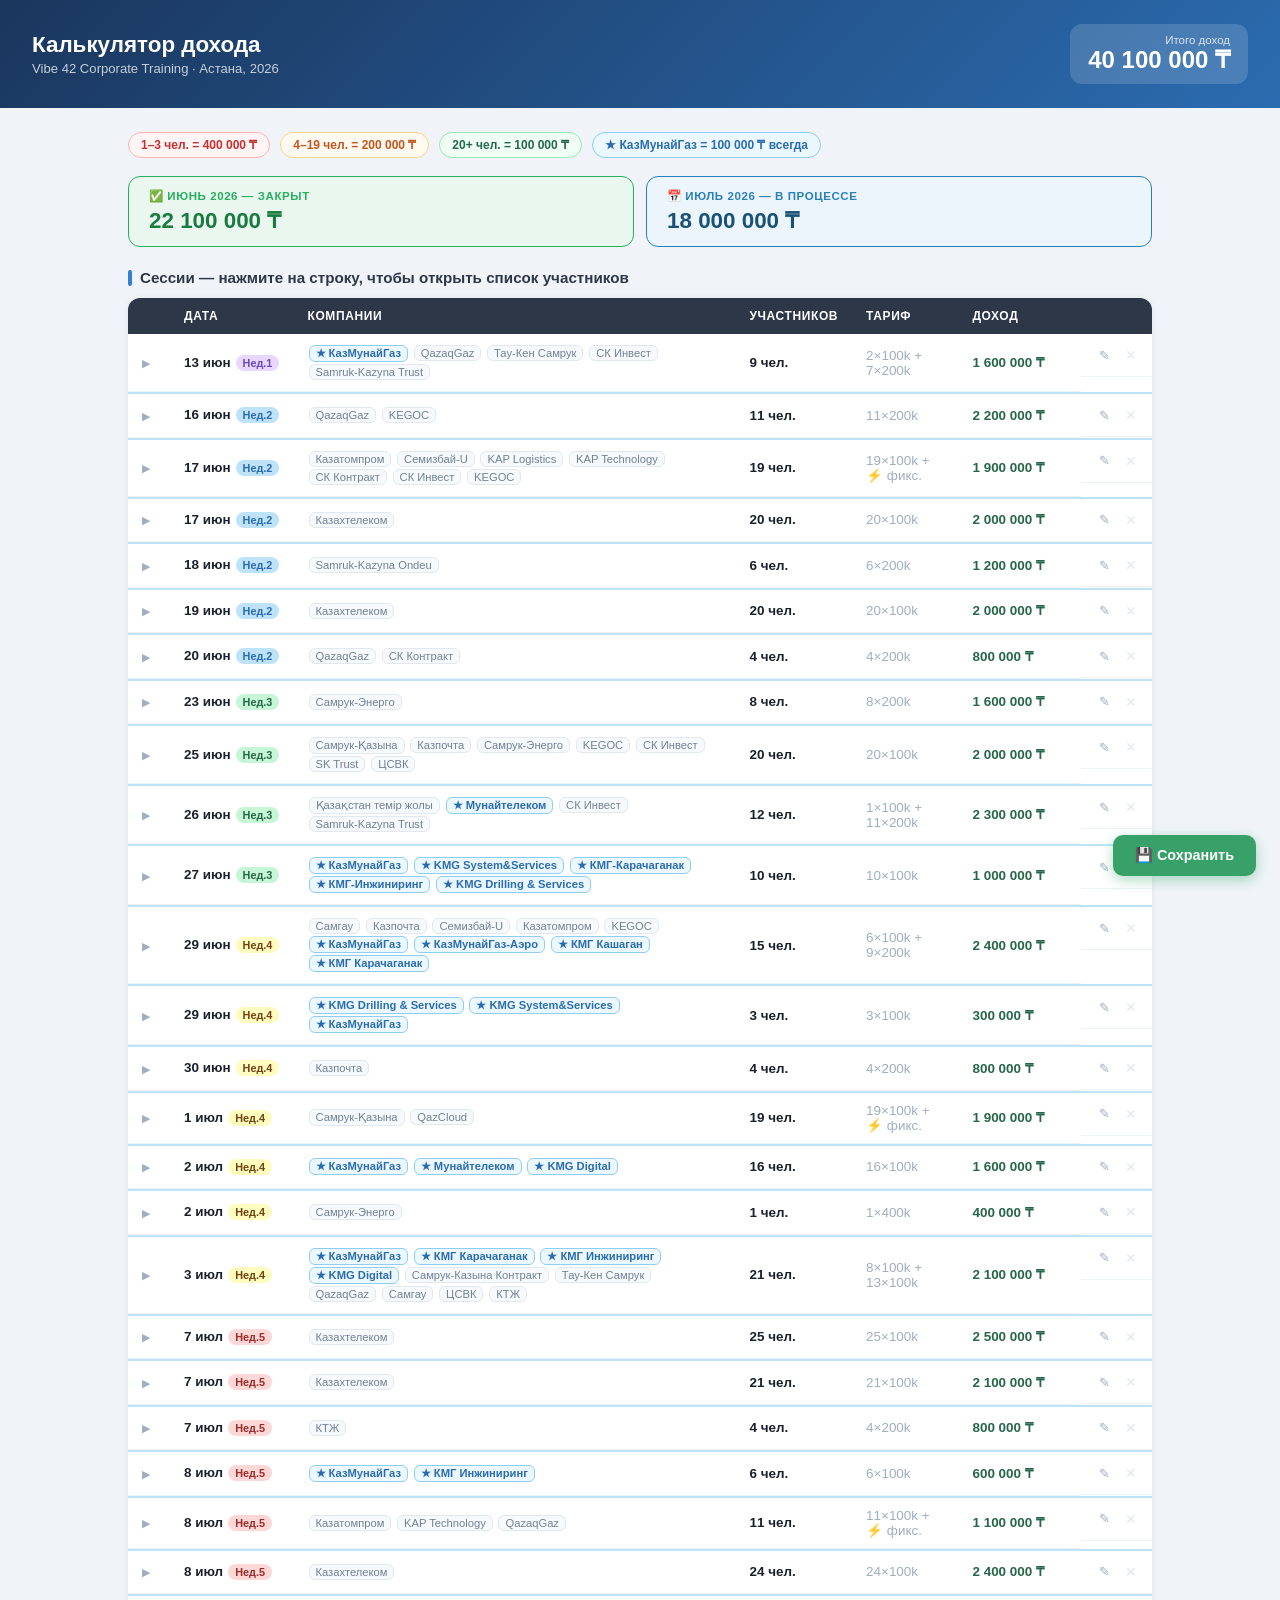
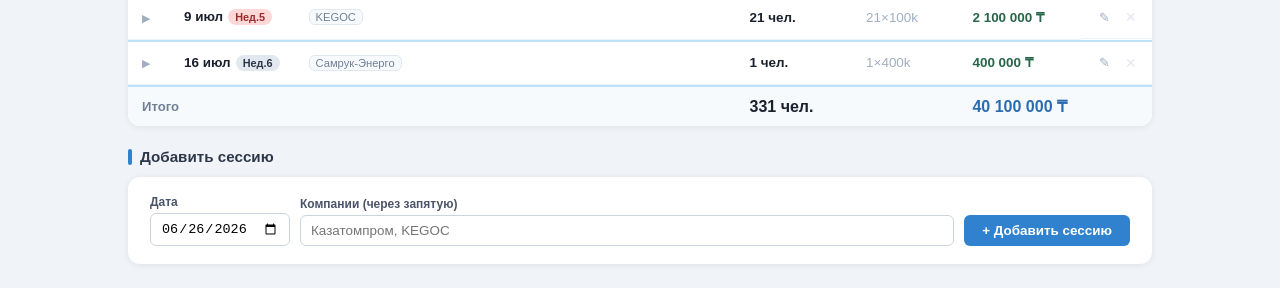
<file: income-calculator.html>
<!DOCTYPE html>
<html lang="ru">
<head>
<meta charset="UTF-8">
<meta name="viewport" content="width=device-width, initial-scale=1.0">
<title>Калькулятор дохода — Vaibu Training</title>
<style>
  * { box-sizing: border-box; margin: 0; padding: 0; }
  body { font-family: 'Segoe UI', sans-serif; background: #f0f4f8; color: #1a202c; min-height: 100vh; }

  header {
    background: linear-gradient(135deg, #1a365d 0%, #2b6cb0 100%);
    color: white; padding: 24px 32px;
    display: flex; justify-content: space-between; align-items: center;
  }
  header h1 { font-size: 1.4rem; font-weight: 700; }
  header p  { font-size: 0.82rem; opacity: 0.75; margin-top: 3px; }
  .total-badge { background: rgba(255,255,255,0.15); border-radius: 12px; padding: 10px 18px; text-align: right; }
  .total-badge .lbl { font-size: 0.72rem; opacity: 0.8; }
  .total-badge .amt { font-size: 1.5rem; font-weight: 800; }

  main { max-width: 1060px; margin: 0 auto; padding: 24px 18px; }

  .legend { display: flex; gap: 10px; margin-bottom: 18px; flex-wrap: wrap; }
  .pill { padding: 5px 12px; border-radius: 20px; font-size: 0.75rem; font-weight: 600; }
  .p-red   { background:#fff5f5; color:#c53030; border:1px solid #feb2b2; }
  .p-amber { background:#fffaf0; color:#c05621; border:1px solid #fbd38d; }
  .p-green { background:#f0fff4; color:#276749; border:1px solid #9ae6b4; }
  .p-blue  { background:#ebf8ff; color:#2b6cb0; border:1px solid #90cdf4; }

  .sec-title {
    font-size: 0.95rem; font-weight: 700; color: #2d3748;
    margin: 22px 0 12px; display: flex; align-items: center; gap: 8px;
  }
  .sec-title::before { content:''; display:inline-block; width:4px; height:16px; background:#3182ce; border-radius:2px; }

  /* Sessions table */
  .sessions { width:100%; border-collapse:collapse; background:white;
    border-radius:12px; overflow:hidden; box-shadow:0 1px 6px rgba(0,0,0,0.08); }
  .sessions thead { background:#2d3748; color:white; }
  .sessions th { padding:11px 14px; text-align:left; font-size:0.75rem; font-weight:600;
    text-transform:uppercase; letter-spacing:0.05em; }
  .session-row td { padding:10px 14px; font-size:0.84rem; border-bottom:1px solid #edf2f7;
    vertical-align:middle; }
  .session-row:hover td { background:#f7fafc; }
  .session-row { cursor:pointer; }
  .session-row.open td { background:#ebf8ff !important; border-bottom:none; }

  .chevron { display:inline-block; transition:transform 0.2s; font-size:0.7rem; margin-right:6px; color:#a0aec0; }
  .open .chevron { transform:rotate(90deg); }

  .date-cell { font-weight:700; white-space:nowrap; }
  .week-tag { display:inline-block; padding:2px 7px; border-radius:10px; font-size:0.68rem; font-weight:700; margin-left:5px; }
  .w1{background:#e9d8fd;color:#6b46c1;} .w2{background:#bee3f8;color:#2b6cb0;} .w3{background:#c6f6d5;color:#276749;}
  .w4{background:#fefcbf;color:#744210;} .w5{background:#fed7d7;color:#9b2c2c;} .w6{background:#e2e8f0;color:#2d3748;}
  .companies-cell { color:#4a5568; }
  .tag { display:inline-block; border-radius:6px; font-size:0.7rem; padding:1px 6px; margin:1px; }
  .tag-kmg  { background:#ebf8ff; color:#2b6cb0; border:1px solid #90cdf4; font-weight:700; }
  .tag-other{ background:#f7fafc; color:#718096; border:1px solid #e2e8f0; }
  .income-cell { font-weight:700; color:#276749; white-space:nowrap; }
  .rate-hint  { font-size:0.75rem; color:#a0aec0; }
  .pax-count  { font-weight:700; }

  /* Expanded participants panel */
  .expand-row td { padding:0; border-bottom:2px solid #bee3f8; }
  .expand-panel {
    background:#f0f8ff; padding:16px 20px 18px;
    display:none;
  }
  .expand-panel.visible { display:block; }

  .pax-grid { display:grid; grid-template-columns:repeat(auto-fill,minmax(260px,1fr)); gap:8px; margin-bottom:14px; }
  .pax-card {
    background:white; border-radius:8px; padding:8px 10px;
    display:flex; align-items:center; justify-content:space-between;
    border:1px solid #e2e8f0; gap:8px;
  }
  .pax-card.kmg-card { border-color:#90cdf4; background:#ebf8ff; }
  .pax-info { display:flex; flex-direction:column; gap:4px; flex:1; min-width:0; }
  .pax-num { font-size:0.68rem; color:#a0aec0; font-weight:600; margin-bottom:1px; }
  .pax-input {
    width:100%; border:none; background:transparent; font-family:inherit;
    font-size:0.83rem; padding:0; outline:none; color:#1a202c;
  }
  .pax-input.name-input { font-weight:700; }
  .pax-input.comp-input { color:#718096; font-size:0.76rem; }
  .pax-input.role-input { color:#a0aec0; font-size:0.72rem; font-style:italic; }
  .pax-input::placeholder { color:#cbd5e0; }
  .pax-input:focus { background:#f7fafc; border-radius:3px; padding:1px 3px; margin:-1px -3px; }
  .pax-kmg-badge { font-size:0.68rem; color:#2b6cb0; font-weight:700; }
  .pax-right { display:flex; align-items:center; gap:4px; flex-shrink:0; }
  .pax-rate { font-weight:700; color:#276749; white-space:nowrap; font-size:0.82rem; }
  .pax-rate.kmg-rate { color:#2b6cb0; }
  .pax-kmg-toggle {
    width:14px; height:14px; cursor:pointer; accent-color:#3182ce; flex-shrink:0;
    title:"КМГ";
  }
  .btn-del-pax { background:none; border:none; color:#e2e8f0; font-size:0.85rem; cursor:pointer;
    padding:2px 5px; border-radius:4px; transition:color 0.15s; flex-shrink:0; }
  .btn-del-pax:hover { color:#fc8181; background:#fff5f5; }

  .pax-empty { color:#a0aec0; font-size:0.82rem; font-style:italic; padding:6px 0; }

  /* Add participant mini-form */
  .add-pax-form {
    display:flex; gap:8px; align-items:flex-end; flex-wrap:wrap;
    border-top:1px solid #bee3f8; padding-top:12px; margin-top:4px;
  }
  .add-pax-form .field { display:flex; flex-direction:column; gap:3px; }
  .add-pax-form label { font-size:0.72rem; font-weight:600; color:#4a5568; }
  .add-pax-form input[type=text] {
    padding:6px 9px; border:1.5px solid #cbd5e0; border-radius:6px; font-size:0.82rem; width:180px;
  }
  .add-pax-form input:focus { outline:none; border-color:#3182ce; }
  .kmg-check { display:flex; align-items:center; gap:5px; font-size:0.8rem; color:#2b6cb0;
    font-weight:600; padding-bottom:7px; }
  .kmg-check input { width:15px; height:15px; cursor:pointer; accent-color:#3182ce; }
  .btn-sm { background:#3182ce; color:white; border:none; padding:7px 14px;
    border-radius:6px; font-size:0.8rem; font-weight:600; cursor:pointer; white-space:nowrap; }
  .btn-sm:hover { background:#2b6cb0; }

  /* Add session form */
  .add-section { background:white; border-radius:12px; padding:18px 22px;
    box-shadow:0 1px 6px rgba(0,0,0,0.08); }
  .add-form { display:grid; grid-template-columns:140px 1fr auto; gap:10px; align-items:end; }
  .add-form label { font-size:0.75rem; font-weight:600; color:#4a5568; display:block; margin-bottom:4px; }
  .add-form input[type=text], .add-form input[type=date] {
    width:100%; padding:7px 10px; border:1.5px solid #cbd5e0; border-radius:6px; font-size:0.84rem;
  }
  .add-form input:focus { outline:none; border-color:#3182ce; }
  .btn-add { background:#3182ce; color:white; border:none; padding:8px 18px;
    border-radius:6px; font-size:0.84rem; font-weight:600; cursor:pointer; }
  .btn-add:hover { background:#2b6cb0; }

  tfoot td { background:#f7fafc; font-weight:700; }
  .grand-total { font-size:1rem; color:#2b6cb0; }
  .btn-del-session { background:none; border:none; color:#e2e8f0; font-size:0.9rem;
    cursor:pointer; padding:3px 7px; border-radius:4px; transition:color 0.15s; }
  .btn-del-session:hover { color:#fc8181; background:#fff5f5; }

  /* save button */
  .save-bar {
    position:fixed; bottom:24px; right:24px; z-index:100;
    display:flex; align-items:center; gap:10px;
  }
  .btn-save {
    background:#38a169; color:white; border:none;
    padding:12px 22px; border-radius:10px; font-size:0.9rem; font-weight:700;
    cursor:pointer; box-shadow:0 4px 14px rgba(56,161,105,0.4);
    transition:background 0.15s, transform 0.1s;
  }
  .btn-save:hover { background:#276749; transform:translateY(-1px); }
  .btn-save:active { transform:translateY(0); }
  .save-toast {
    background:#276749; color:white; padding:8px 14px; border-radius:8px;
    font-size:0.82rem; font-weight:600; opacity:0;
    transition:opacity 0.3s;
    pointer-events:none;
  }
  .save-toast.show { opacity:1; }

  /* session edit form */
  .session-edit-form {
    display:flex; gap:8px; align-items:flex-end; flex-wrap:wrap;
    background:#e8f4fd; border-radius:8px; padding:10px 14px; margin-bottom:14px;
  }
  .session-edit-form .field { display:flex; flex-direction:column; gap:3px; }
  .session-edit-form label { font-size:0.72rem; font-weight:600; color:#4a5568; }
  .session-edit-form input {
    padding:6px 9px; border:1.5px solid #90cdf4; border-radius:6px; font-size:0.82rem;
  }
  .session-edit-form input:focus { outline:none; border-color:#3182ce; }
  .btn-edit-session { background:none; border:none; color:#a0aec0; font-size:0.8rem;
    cursor:pointer; padding:2px 6px; border-radius:4px; margin-left:4px; }
  .btn-edit-session:hover { color:#3182ce; background:#ebf8ff; }
</style>
</head>
<body>

<header>
  <div>
    <h1>Калькулятор дохода</h1>
    <p>Vibe 42 Corporate Training · Астана, 2026</p>
  </div>
  <div style="display:flex;align-items:center;gap:14px;">
<div class="total-badge">
      <div class="lbl">Итого доход</div>
      <div class="amt" id="grand-total-header">—</div>
    </div>
  </div>
</header>

<main>

  <div class="legend">
    <span class="pill p-red">1–3 чел. = 400 000 ₸</span>
    <span class="pill p-amber">4–19 чел. = 200 000 ₸</span>
    <span class="pill p-green">20+ чел. = 100 000 ₸</span>
    <span class="pill p-blue">★ КазМунайГаз = 100 000 ₸ всегда</span>
  </div>

  <div style="display:flex;gap:12px;margin-bottom:14px;flex-wrap:wrap;">
    <div style="background:#e9f7ef;border:1.5px solid #27ae60;border-radius:12px;padding:12px 20px;flex:1;min-width:200px;">
      <div style="font-size:0.72rem;color:#27ae60;font-weight:700;text-transform:uppercase;letter-spacing:0.05em;">✅ Июнь 2026 — закрыт</div>
      <div style="font-size:1.4rem;font-weight:800;color:#1a7a40;margin-top:4px;">22 100 000 ₸</div>
    </div>
    <div style="background:#ebf5fb;border:1.5px solid #2980b9;border-radius:12px;padding:12px 20px;flex:1;min-width:200px;">
      <div style="font-size:0.72rem;color:#2980b9;font-weight:700;text-transform:uppercase;letter-spacing:0.05em;">📅 Июль 2026 — в процессе</div>
      <div style="font-size:1.4rem;font-weight:800;color:#1a5276;margin-top:4px;" id="july-total">—</div>
    </div>
  </div>

  <div class="sec-title">Сессии — нажмите на строку, чтобы открыть список участников</div>

  <table class="sessions" id="sessions-table">
    <thead>
      <tr>
        <th style="width:26px"></th>
        <th>Дата</th>
        <th>Компании</th>
        <th>Участников</th>
        <th>Тариф</th>
        <th>Доход</th>
        <th></th>
      </tr>
    </thead>
    <tbody id="tbody"></tbody>
    <tfoot>
      <tr>
        <td colspan="3" style="font-size:0.82rem;color:#718096;padding:10px 14px;">Итого</td>
        <td id="total-pax" style="padding:10px 14px;"></td>
        <td></td>
        <td class="income-cell grand-total" id="grand-total" style="padding:10px 14px;">—</td>
        <td></td>
      </tr>
    </tfoot>
  </table>

  <div class="sec-title">Добавить сессию</div>

  <div class="add-section">
    <div class="add-form">
      <div>
        <label>Дата</label>
        <input type="date" id="new-date" value="2026-06-26">
      </div>
      <div>
        <label>Компании (через запятую)</label>
        <input type="text" id="new-companies" placeholder="Казатомпром, KEGOC">
      </div>
      <div>
        <label>&nbsp;</label>
        <button class="btn-add" onclick="addSession()">+ Добавить сессию</button>
      </div>
    </div>
  </div>

</main>

<div class="save-bar">
  <div class="save-toast" id="save-toast">✓ Сохранено</div>
  <button class="btn-save" onclick="saveManual()">💾 Сохранить</button>
</div>

<script>
// ─── helpers ────────────────────────────────────────────────────────────────

const KMG_KEYWORDS = ['казмунайгаз', 'kmg', 'кмг', 'мунайтелеком'];
function isKMG(str) {
  const l = (str || '').toLowerCase();
  return KMG_KEYWORDS.some(k => l.includes(k));
}
function getRate(groupSize) {
  if (groupSize <= 3)  return 400000;
  if (groupSize <= 19) return 200000;
  return 100000;
}
function fmt(n) { return n.toLocaleString('ru-RU') + ' ₸'; }
function fmtDate(d) {
  const [y,m,day] = d.split('-');
  const M = ['','янв','фев','мар','апр','май','июн','июл','авг','сен','окт','ноя','дек'];
  return `${parseInt(day)} ${M[parseInt(m)]}`;
}
const WEEKS = [
  {label:'Нед.1', cls:'w1', from:'2026-06-08', to:'2026-06-14'},
  {label:'Нед.2', cls:'w2', from:'2026-06-15', to:'2026-06-21'},
  {label:'Нед.3', cls:'w3', from:'2026-06-22', to:'2026-06-28'},
  {label:'Нед.4', cls:'w4', from:'2026-06-29', to:'2026-07-05'},
  {label:'Нед.5', cls:'w5', from:'2026-07-06', to:'2026-07-12'},
  {label:'Нед.6', cls:'w6', from:'2026-07-13', to:'2026-07-19'},
];
function weekTag(d) {
  for (const w of WEEKS) if (d >= w.from && d <= w.to)
    return `<span class="week-tag ${w.cls}">${w.label}</span>`;
  return '';
}

// ─── data ────────────────────────────────────────────────────────────────────

let sessions = [
  { id:1, date:'2026-06-13', companies:['КазМунайГаз','QazaqGaz','Тау-Кен Самрук','СК Инвест','Samruk-Kazyna Trust'],
    participants:[
      {name:'Балықбаев Руслан Әлібекұлы',      company:'АО НК «КазМунайГаз»',          kmg:true,  role:'Заместитель Председателя Правления'},
      {name:'Молдарахимов Талгат Манарбекович', company:'АО НК «КазМунайГаз»',          kmg:true,  role:'Заместитель Председателя Правления'},
      {name:'Мирманов Жанболат Жантемирович',  company:'АО «НК «QazaqGaz»',             kmg:false, role:'Зам. Председателя Правления по экономике и финансам'},
      {name:'Турегельдин Аман Жаксыбаевич',    company:'КФ Samruk-Kazyna Trust',         kmg:false, role:'Заместитель Генерального директора'},
      {name:'Абсаметов Нариман Малисулы',       company:'АО НГК «Тау-Кен Самрук»',       kmg:false, role:'Председатель Правления'},
      {name:'Жумагулов Руслан Бакытжанович',   company:'АО НГК «Тау-Кен Самрук»',       kmg:false, role:'Главный директор по экономике и финансам'},
      {name:'Идрисов Данияр Ерланович',         company:'АО НГК «Тау-Кен Самрук»',       kmg:false, role:'Главный директор по инвестициям и стратегии'},
      {name:'Аблазимов Рахматулла Махсудханович',company:'АО НГК «Тау-Кен Самрук»',      kmg:false, role:'Главный директор по администрированию бизнеса'},
      {name:'Пирмаханов Сакен Болатович',       company:'ТОО Самрук-Казына Инвест',       kmg:false, role:'Генеральный директор'},
    ]
  },
  { id:2, date:'2026-06-16', companies:['QazaqGaz','KEGOC'],
    participants:[
      {name:'Жамауов Алибек Жумабекович',      company:'АО «НК «QazaqGaz»', kmg:false, role:'Председатель Правления'},
      {name:'Даулетов Асылжан Бауыржанович',   company:'АО «НК «QazaqGaz»', kmg:false, role:'Заместитель Председателя Правления по разведке и добыче'},
      {name:'Тергеусизов Батыржан Ержанович',  company:'АО «НК «QazaqGaz»', kmg:false, role:'Заместитель Председателя Правления по капитальному строительству и новым проектам'},
      {name:'Мухаметжанов Айдын Ергазыевич',   company:'АО «НК «QazaqGaz»', kmg:false, role:'Управляющий директор по правовым вопросам и управлению рисками'},
      {name:'Ермаханов Берик Аралбаевич',       company:'АО «НК «QazaqGaz»', kmg:false, role:'Руководитель аппарата'},
      {name:'Акылов Алмас Жанатович',           company:'АО «НК «QazaqGaz»', kmg:false, role:'Управляющий директор по закупкам и обеспечению'},
      {name:'Айтжанов Наби Еркинович',           company:'АО KEGOC',          kmg:false, role:'Председатель Правления'},
      {name:'Керимкулов Нуржан Нурмуханович',   company:'АО KEGOC',          kmg:false, role:'Управляющий директор по системным услугам'},
      {name:'Аяпбергенов Канат Мерекеевич',      company:'АО KEGOC',          kmg:false, role:'Управляющий директор по развитию НЭС'},
      {name:'Курманов Саят Каиртаевич',          company:'АО KEGOC',          kmg:false, role:'Управляющий директор по обеспечению'},
      {name:'Исаев Данияр Бауыржанович',         company:'АО KEGOC',          kmg:false, role:'Руководитель секретариата'},
    ]
  },
  { id:3, date:'2026-06-17', fixedRate:100000, companies:['Казатомпром','Семизбай-U','KAP Logistics','KAP Technology','СК Контракт','СК Инвест','KEGOC'],
    participants:[
      {name:'Юсупов Меиржан Бахитович',           company:'АО «НАК «Казатомпром»',     kmg:false, role:'Председатель Правления'},
      {name:'Тулебаев Марат Дулатович',            company:'АО «НАК «Казатомпром»',     kmg:false, role:'Первый заместитель Председателя Правления — Главный директор по экономике и финансам'},
      {name:'Омарбеков Куаныш Алтынбекович',       company:'АО «НАК «Казатомпром»',     kmg:false, role:'Главный директор по производству'},
      {name:'Байгужин Владислав Ерханович',         company:'АО «НАК «Казатомпром»',     kmg:false, role:'Главный директор по коммерции'},
      {name:'Кошербаев Дастан Ермекулы',            company:'АО «НАК «Казатомпром»',     kmg:false, role:'Главный директор по стратегии и международному развитию'},
      {name:'Сагиндыков Дархан Танатович',          company:'АО «НАК «Казатомпром»',     kmg:false, role:'Главный директор по закупкам и общим вопросам'},
      {name:'Карагаев Ержан Ерсаинович',            company:'АО «НАК «Казатомпром»',     kmg:false, role:'Директор департамента IT'},
      {name:'Сатанов Биржан Болатович',             company:'ТОО «Семизбай-U»',           kmg:false, role:'Генеральный директор'},
      {name:'Рамазанов Дархан Булатович',           company:'ТОО «KAP Logistics»',        kmg:false, role:'Генеральный директор'},
      {name:'Остапенко Юрий Иванович',              company:'ТОО «KAP Logistics»',        kmg:false, role:'Управляющий директор по развитию'},
      {name:'Мельников Николай Александрович',      company:'ТОО «KAP Technology»',       kmg:false, role:'Генеральный директор'},
      {name:'Мамраев Галымбек Бейбитович',          company:'ТОО «KAP Technology»',       kmg:false, role:'Заместитель Генерального директора по экономике и финансам'},
      {name:'Доскенов Эльдар Талгатович',           company:'ТОО Самрук-Казына Контракт', kmg:false, role:'Генеральный директор'},
      {name:'Досанова А.Б.',                         company:'ТОО Самрук-Казына Инвест',   kmg:false, role:'Финансовый директор'},
      {name:'Жазыкбаев Бакытхан Медегалиевич',      company:'АО KEGOC',                   kmg:false, role:'Заместитель Председателя Правления'},
      {name:'Сафуани Төлеген Есенқұлұлы',           company:'АО KEGOC',                   kmg:false, role:'Управляющий директор по правовому сопровождению и рискам'},
      {name:'Атакулов Ермаханбет Тиллабекович',     company:'АО KEGOC',                   kmg:false, role:'Управляющий директор по эксплуатации и капитальному строительству'},
      {name:'Акимбаева Айгуль Ермекбаевна',         company:'АО KEGOC',                   kmg:false, role:'Управляющий директор по экономике и финансам'},
      {name:'Конахбаева Эльвира Бахытовна',         company:'АО KEGOC',                   kmg:false, role:'Управляющий директор по стратегии и устойчивому развитию'},
    ]
  },
  { id:4, date:'2026-06-17', companies:['Казахтелеком'],
    participants:[
      {name:'Кулмуханбетов Жасулан',             company:'Казахтелеком (ДТК)', kmg:false, role:'Начальник, отдел автоматизации и оптимизации бизнес-процессов'},
      {name:'Матчанова Айнур',                   company:'Казахтелеком (ДТК)', kmg:false, role:'EX менеджер'},
      {name:'Байконурова Меруерт Бактияровна',   company:'Казахтелеком (ОДС)', kmg:false, role:'Ведущий инженер по обслуживанию оборудования сети передачи данных'},
      {name:'Камзабаев Мурат Ерикович',          company:'Казахтелеком (ОДС)', kmg:false, role:'И.о. начальника Службы технической поддержки 3 уровня Астана'},
      {name:'Тобағабылов Нұрғали Салтайұлы',     company:'Казахтелеком (ОДС)', kmg:false, role:'Главный менеджер Службы технической поддержки 3 уровня Астана'},
      {name:'Сексенова Назира Кшбаевна',         company:'Казахтелеком (ОДС)', kmg:false, role:'Ведущий инженер электросвязи'},
      {name:'Сыздыкова Гульмира Бекахметовна',   company:'Казахтелеком (ОДС)', kmg:false, role:'EX-менеджер, Служба анализа и вознаграждения'},
      {name:'Абубакир Қайыржан',                 company:'Казахтелеком (ДУП)', kmg:false, role:'Ведущий специалист СРП'},
      {name:'Тусупов Ернат Орынғазыұлы',         company:'Казахтелеком (ДУП)', kmg:false, role:'Менеджер GR'},
      {name:'Каип Жандос Аманжолулы',            company:'Казахтелеком (ДЦБ)', kmg:false, role:'Главный менеджер отдела Internet of Things'},
      {name:'Сермахан Абылайхан',                company:'Казахтелеком (ДРБ)', kmg:false, role:'Главный специалист ЦАП'},
      {name:'Дидарқызы Каракөз',                 company:'Казахтелеком (ДРБ)', kmg:false, role:'Эксперт СИТВ'},
      {name:'Тұрлыбек Ерқанат',                  company:'Казахтелеком (ДРБ)', kmg:false, role:'Эксперт СИТВ'},
      {name:'Абуханов Тимур Баурбекович',        company:'Казахтелеком (СФ)',  kmg:false, role:'Ведущий специалист, отдел транспортного обеспечения'},
      {name:'Касимбекова Анара Сергалиевна',     company:'Казахтелеком (СФ)',  kmg:false, role:'Специалист, центр производственно-хозяйственного обеспечения'},
      {name:'Абдреева Айгуль Батырбековна',      company:'Казахтелеком (СФ)',  kmg:false, role:'Ведущий специалист, отдел транспортного обеспечения'},
      {name:'Хакимов Чингиз Назарович',          company:'Казахтелеком (ДКБ)', kmg:false, role:'Менеджер, Служба развития сети доступа'},
      {name:'Ондырханова Аружан Қизатқызы',      company:'Казахтелеком (ДКБ)', kmg:false, role:'Бизнес-аналитик, отдел методологического сопровождения продаж'},
      {name:'Сыздыков Алихан',                   company:'Казахтелеком (ДТК)', kmg:false, role:'Главный специалист, Сектор маркировки'},
      {name:'Омаров Ерлан Курманбаевич',         company:'Казахтелеком (ДКБ)', kmg:false, role:'Главный менеджер, Служба развития сети доступа'},
    ]
  },
  { id:5, date:'2026-06-18', companies:['Samruk-Kazyna Ondeu'],
    participants:[
      {name:'Маулетов Данияр Нурланович',        company:'ТОО Samruk-Kazyna Ondeu', kmg:false, role:'Председатель Правления'},
      {name:'Тайчикенова Айганша Зарыкбековна',  company:'ТОО Samruk-Kazyna Ondeu', kmg:false, role:'Управляющий директор по экономике и финансам, член Правления'},
      {name:'Кульмаханов С.Т.',                  company:'ТОО Samruk-Kazyna Ondeu', kmg:false, role:'Управляющий директор по развитию и управлению активами, член Правления'},
      {name:'Бауржанқызы Ф.',                    company:'ТОО Samruk-Kazyna Ondeu', kmg:false, role:'Руководитель правовой службы, член Правления'},
      {name:'Петровский Е.В.',                   company:'ТОО Samruk-Kazyna Ondeu', kmg:false, role:'Офицер по информационной безопасности'},
      {name:'Умутбаев Б.Ж.',                     company:'ТОО Samruk-Kazyna Ondeu', kmg:false, role:'Менеджер по искусственному интеллекту'},
    ]
  },
  { id:6, date:'2026-06-19', companies:['Казахтелеком'],
    participants:[
      {name:'Байдильденова Жанат Галимовна',          company:'Казахтелеком (ОДС)', kmg:false, role:'Главный менеджер, Департамент по работе с госорганами и категорированными клиентами'},
      {name:'Сембаев Ерлік Еркебұланұлы',             company:'Казахтелеком (ОДС)', kmg:false, role:'Начальник Центра оперативного контроля и технической поддержки сетевых ресурсов г. Астана'},
      {name:'Нуралиев Ерасыл Тұрсынбекұлы',           company:'Казахтелеком (ОДС)', kmg:false, role:'Инженер по техническому обслуживанию оборудования сети телекоммуникаций 1 категории'},
      {name:'Курмангожин Адэль Бектурович',            company:'Казахтелеком (ОДС)', kmg:false, role:'Начальник участка, Центр технического обслуживания местных сетей'},
      {name:'Аубакиров Ермек Сапарович',               company:'Казахтелеком (ДУП)', kmg:false, role:'Руководитель центра ЦКС'},
      {name:'Сәрсенғали Олжас Төлегенұлы',             company:'Казахтелеком (ДКБ)', kmg:false, role:'Бизнес-аналитик, Департамент соглашений с операторами связи'},
      {name:'Жумажанов Ернар Еркенович',               company:'Казахтелеком (ДКБ)', kmg:false, role:'Ведущий инженер электросвязи, Отдел управления и контроля ТМЗ и ОС'},
      {name:'Асқарұлы Сұлтанбек',                      company:'Казахтелеком (ДКБ)', kmg:false, role:'Бизнес-аналитик, Департамент соглашений с операторами связи'},
      {name:'Сулейменова Эльмира Узакбаевна',          company:'Казахтелеком (ДКБ)', kmg:false, role:'Ведущий инженер, Служба развития сети доступа'},
      {name:'Мусина Алина Сериковна',                  company:'Казахтелеком (СФ)',  kmg:false, role:'EX аналитик'},
      {name:'Аленова Самал Мақсотқызы',                company:'Казахтелеком (СФ)',  kmg:false, role:'Менеджер по подбору персонала'},
      {name:'Орловский Ростислав Владиславович',       company:'Казахтелеком (ДРБ)', kmg:false, role:'Главный бизнес-аналитик, Отдел развития цифровых клиентских путей'},
      {name:'Митрошина Алина Александровна',           company:'Казахтелеком (ДРБ)', kmg:false, role:'Главный бизнес-аналитик, Отдел развития цифровых клиентских путей'},
      {name:'Ковшова Светлана',                        company:'Казахтелеком (ДЦБ)', kmg:false, role:'И.о. руководителя Службы цифровизации и DATA EX'},
      {name:'Иминов Талгат Абдрахимович',              company:'Казахтелеком (ДТК)', kmg:false, role:'Начальник, Отдел административно-хозяйственного обеспечения'},
      {name:'Гриневич Юлия Анатольевна',               company:'Казахтелеком (КУ)',  kmg:false, role:'Генеральный директор, Корпоративный Университет'},
      {name:'Анкибаева Ажар Отаршеевна',               company:'Казахтелеком (КУ)',  kmg:false, role:'Руководитель службы сертификации и организации учебного процесса'},
      {name:'Искакова Самал Куанышевна',               company:'Казахтелеком (КУ)',  kmg:false, role:'Старший партнер, Группа партнеров по обучению и развитию'},
      {name:'Ізтілеуова Айбала Нұрғалиқызы',           company:'Казахтелеком (КУ)',  kmg:false, role:'Преподаватель, Сектор преподавателей'},
      {name:'Оспанова Роза Даулетияровна',             company:'Казахтелеком (КУ)',  kmg:false, role:'Менеджер по внешнему обучению'},
    ]
  },
  { id:7, date:'2026-06-20', companies:['QazaqGaz','СК Контракт'],
    participants:[
      {name:'Кисметов Абзал Жумабаевич',    company:'АО «НК «QazaqGaz»',          kmg:false, role:'Заместитель Председателя Правления по производству'},
      {name:'Тулегенов Акбар Маликович',    company:'АО «НК «QazaqGaz»',          kmg:false, role:'Первый заместитель Председателя Правления'},
      {name:'Шарипов Нурлан Сакенович',     company:'ТОО «Самрук-Казына Контракт»', kmg:false, role:'Заместитель генерального директора'},
      {name:'Чужегулов Ануар Аманкулович',  company:'ТОО «Самрук-Казына Контракт»', kmg:false, role:'Заместитель генерального директора'},
    ]
  },
  { id:10, date:'2026-06-26', companies:['Қазақстан темір жолы','Мунайтелеком','СК Инвест','Samruk-Kazyna Trust'],
    participants:[
      {name:'Алдыбергенов Талгат Сагиевич',      company:'АО «НК «Қазақстан темір жолы»', kmg:false, role:'Председатель Правления'},
      {name:'Торегельдин Мурат Маратович',        company:'АО «НК «Қазақстан темір жолы»', kmg:false, role:'Заместитель Председателя Правления (ЦЗ)'},
      {name:'Шакенов Марат Арапбекович',          company:'АО «НК «Қазақстан темір жолы»', kmg:false, role:'Заместитель Председателя Правления (ЦЗ-1)'},
      {name:'Койшибаев Ерлан Хамардинович',       company:'АО «НК «Қазақстан темір жолы»', kmg:false, role:'Заместитель Председателя Правления по логистике (ЦЗЛ)'},
      {name:'Амандыков Ерлан Муратович',          company:'АО «НК «Қазақстан темір жолы»', kmg:false, role:'Руководитель аппарата (ЦЗК)'},
      {name:'Мещеряков Илья Николаевич',          company:'АО «НК «Қазақстан темір жолы»', kmg:false, role:'Управляющий директор по новым проектам (ЦЗО)'},
      {name:'Петров Владимир Викторович',          company:'АО «НК «Қазақстан темір жолы»', kmg:false, role:'И.о. Управляющего директора — Директор филиала «Дирекция перевозочного процесса»'},
      {name:'Искалиев Марат Серикович',            company:'АО «НК «Қазақстан темір жолы»', kmg:false, role:'Управляющий директор по строительству (ЦУДС)'},
      {name:'Акжанова Жанна Адиловна',             company:'АО «НК «Қазақстан темір жолы»', kmg:false, role:'И.о. управляющего директора по цифровизации (IT-офицер)'},
      {name:'Кулсариев Сабит Колганатович',        company:'ТОО «Мунайтелеком»',             kmg:true,  role:'И.о. генерального директора'},
      {name:'Нургазинов Г.А.',                      company:'ТОО Самрук-Казына Инвест',        kmg:false, role:'Инвестиционный директор'},
      {name:'Адиева Альфия Даулеткалиевна',        company:'КФ «Samruk-Kazyna Trust»',        kmg:false, role:'Генеральный директор'},
    ]
  },
  { id:11, date:'2026-06-27', companies:['КазМунайГаз','KMG System&Services','КМГ-Карачаганак','КМГ-Инжиниринг','KMG Drilling & Services'],
    participants:[
      {name:'Хасенов Асхат Галимович',             company:'АО НК «КазМунайГаз»',            kmg:true,  role:'Председатель Правления'},
      {name:'Кудабаев Шафкат Серикович',           company:'АО НК «КазМунайГаз»',            kmg:true,  role:'Заместитель Председателя Правления'},
      {name:'Закиров Булат Калавьянович',           company:'АО НК «КазМунайГаз»',            kmg:true,  role:'Заместитель Председателя Правления'},
      {name:'Арысова Диана Айдаровна',              company:'АО НК «КазМунайГаз»',            kmg:true,  role:'Заместитель Председателя Правления'},
      {name:'Сисенов Ерлан Курметович',             company:'АО НК «КазМунайГаз»',            kmg:true,  role:'Руководитель пресс-службы'},
      {name:'Джумагазиева Шолпан Каниевна',        company:'АО НК «КазМунайГаз»',            kmg:true,  role:'Директор департамента управления человеческими ресурсами'},
      {name:'Коспаев Арман Аскарович',              company:'ТОО «KMG System&Services»',       kmg:false, role:'Генеральный директор'},
      {name:'Сейтжанов Демеу Нурсултанович',       company:'ТОО «КМГ-Карачаганак»',          kmg:false, role:'Заместитель генерального директора'},
      {name:'Мустафаев Мурат Кенесбаевич',         company:'ТОО «КМГ-Инжиниринг»',           kmg:false, role:'Первый заместитель генерального директора'},
      {name:'Танбай Данияр',                        company:'ТОО «KMG Drilling & Services»',   kmg:false, role:'Заместитель генерального директора по производству'},
    ]
  },
  { id:13, date:'2026-06-29', companies:['Самгау','Казпочта','Семизбай-U','Казатомпром','KEGOC','КазМунайГаз','КазМунайГаз-Аэро','КМГ Кашаган','КМГ Карачаганак'],
    participants:[
      {name:'Орашев Толеген Серикович',            company:'ЧФ «Центр НТИ «Самгау»',              kmg:false, role:'Генеральный директор'},
      {name:'Жумабекова Салтанат Әбдіманапқызы',  company:'ЧФ «Центр НТИ «Самгау»',              kmg:false, role:'Директор по науке и технологиям'},
      {name:'Темиргалиева Эльмира Сагындыковна',  company:'ЧФ «Центр НТИ «Самгау»',              kmg:false, role:'Финансовый директор — Главный бухгалтер'},
      {name:'Абдрахманова А.А.',                    company:'АО «Казпочта»',                        kmg:false, role:'Директор HR'},
      {name:'Тусупова Ж.А.',                        company:'АО «Казпочта»',                        kmg:false, role:'Управляющий директор по рискам и правовому сопровождению, член Правления'},
      {name:'Бердигулов Алмат',                       company:'ТОО «Семизбай-U»',                    kmg:false, role:''},
      {name:'Аршабеков Жанибек Нургалиевич',       company:'АО «НАК «Казатомпром»',               kmg:false, role:'Управляющий директор по безопасности'},
      {name:'Нуржанова Жанар Нуржановна',           company:'АО «НАК «Казатомпром»',               kmg:false, role:'Управляющий директор по развитию бизнеса'},
      {name:'Бошанов Алибек Ерикович',              company:'АО «KEGOC»',                           kmg:false, role:'Управляющий директор по ИТ и телекоммуникациям'},
      {name:'Магауов Асет Маратович',               company:'АО НК «КазМунайГаз»',                 kmg:true,  role:'Заместитель Председателя Правления'},
      {name:'Хасанов Бахытжан Кенесович',            company:'ЧКОО «КМГ Кашаган Б.В.»',             kmg:true,  role:'Генеральный директор'},
      {name:'Абишев Кайрат',                        company:'ЧКОО «КМГ Кашаган Б.В.»',             kmg:true,  role:'Заместитель генерального директора по правовым вопросам'},
      {name:'Оразбеков Марлен Армисович',           company:'ЧКОО «КМГ Кашаган Б.В.»',             kmg:true,  role:'Управляющий директор по поддержке бизнеса'},
      {name:'Касенов Бауржан Кайнуллаевич',        company:'ТОО «КМГ Карачаганак»',               kmg:true,  role:'Заместитель генерального директора'},
      {name:'Калменов Дархан Бауржанович',          company:'ТОО «КМГ Карачаганак»',               kmg:true,  role:'Заместитель Генерального директора'},
    ]
  },
  { id:12, date:'2026-06-29', companies:['KMG Drilling & Services','KMG System&Services','КазМунайГаз'],
    participants:[
      {name:'Боранғали Айбек Тлекқабылұлы',   company:'ТОО «KMG Drilling & Services»', kmg:true,  role:'Генеральный директор'},
      {name:'Уралов Болатбек Умербекович',      company:'ТОО «KMG Drilling & Services»', kmg:true,  role:'Заместитель генерального директора по экономике и финансам'},
      {name:'Кусаинов Казбек Кайнарбекович',    company:'АО НК «КазМунайГаз»',           kmg:true,  role:'Заместитель Председателя Правления'},
    ]
  },
  { id:14, date:'2026-06-30', companies:['Казпочта'],
    participants:[
      {name:'Жакеев Бекежан Искандарович',       company:'АО «Казпочта»', kmg:false, role:'Председатель Правления'},
      {name:'Закирьянова Айгуль Жантасовна',     company:'АО «Казпочта»', kmg:false, role:'Руководитель аппарата — Директор филиала'},
      {name:'Торегельдин Чингис Маратович',       company:'АО «Казпочта»', kmg:false, role:'Директор департамента стратегии, маркетинга и медийных коммуникаций'},
      {name:'Молдагаипов Кайрат Бакытжанович',   company:'АО «Казпочта»', kmg:false, role:'Директор департамента карточного и агентского бизнеса'},
    ]
  },
  { id:16, date:'2026-07-01', fixedRate:100000, companies:['Самрук-Қазына','QazCloud'],
    participants:[
      {name:'Ибраев Ернат Сеилканович',             company:'АО «Самрук-Қазына»', kmg:false, role:'Директор, Департамент информационных технологий'},
      {name:'Мустафин Дамир',                        company:'АО «Самрук-Қазына»', kmg:false, role:'Старший менеджер по защите госсекретов, Департамент по защите госсекретов и ИБ'},
      {name:'Табултаев Адиль',                       company:'АО «Самрук-Қазына»', kmg:false, role:'Старший менеджер, Департамент информационных технологий'},
      {name:'Кашкумбаева Нургуль Балтабековна',     company:'ТОО QazCloud',        kmg:false, role:'Исполнительный директор Блока IT аутсорсинг'},
      {name:'Бузаубаев Парасат Молдахметович',      company:'ТОО QazCloud',        kmg:false, role:'Директор Департамента информационных технологий'},
      {name:'Неталина Асем Алтынбековна',            company:'ТОО QazCloud',        kmg:false, role:'Главный менеджер Департамента информационных технологий'},
      {name:'Рахимжанова Меруерт Талгатовна',       company:'ТОО QazCloud',        kmg:false, role:'Главный менеджер Департамента информационных технологий'},
      {name:'Мухтар Дидар Ерғалиқызы',              company:'ТОО QazCloud',        kmg:false, role:'Главный менеджер Департамента информационных технологий'},
      {name:'Маликова Перизат Канатовна',            company:'ТОО QazCloud',        kmg:false, role:'Главный менеджер Департамента информационных технологий'},
      {name:'Идрисова Карлыгаш Ануарбековна',       company:'ТОО QazCloud',        kmg:false, role:'Главный менеджер Департамента информационных технологий'},
      {name:'Магперов Куаныш Оралбекович',           company:'ТОО QazCloud',        kmg:false, role:'Главный менеджер Департамента информационных технологий'},
      {name:'Турғынов Мухамеджан Ахмедұлы',         company:'ТОО QazCloud',        kmg:false, role:'Главный менеджер Департамента информационных технологий'},
      {name:'Арын Ерсаин Ертурганулы',               company:'ТОО QazCloud',        kmg:false, role:'Главный менеджер Департамента информационных технологий'},
      {name:'Мукашев Данияр Омертаевич',             company:'ТОО QazCloud',        kmg:false, role:'Главный менеджер Департамента информационных технологий'},
      {name:'Бактыбаев Ернат Кабдуллаевич',         company:'ТОО QazCloud',        kmg:false, role:'Главный менеджер Департамента информационных технологий'},
      {name:'Ибраев Максат Калибекович',             company:'ТОО QazCloud',        kmg:false, role:'Главный менеджер Департамента информационных технологий'},
      {name:'Габдуллин Бауыржан Нурланович',        company:'ТОО QazCloud',        kmg:false, role:'Главный менеджер Департамента информационных технологий'},
      {name:'Батпенов Улан Сабитович',               company:'ТОО QazCloud',        kmg:false, role:'Директор Департамента IT аутсорсинга'},
      {name:'Кенжебулатова Асель Сериковна',        company:'ТОО QazCloud',        kmg:false, role:'Ведущий администратор, Группа администрирования информационных систем'},
    ]
  },
  { id:17, date:'2026-07-02', companies:['КазМунайГаз','Мунайтелеком','KMG Digital'],
    participants:[
      {name:'Матышова Айжан Рыспаевна',             company:'АО НК «КазМунайГаз»',      kmg:true,  role:'Начальник управления цифровизации'},
      {name:'Исмагулов Женис Талгатович',            company:'АО НК «КазМунайГаз»',      kmg:true,  role:'Главный специалист управления информационных систем и телекоммуникации'},
      {name:'Кәрібай Дәурен Зиятұлы',               company:'АО НК «КазМунайГаз»',      kmg:true,  role:'Ведущий специалист управления цифровизации'},
      {name:'Кусаинова Асель Куандыковна',           company:'АО НК «КазМунайГаз»',      kmg:true,  role:'Главный специалист управления цифровизации'},
      {name:'Клюмов Асхат Маратович',                company:'АО НК «КазМунайГаз»',      kmg:true,  role:'Ведущий специалист отдела аналитики и консолидации данных'},
      {name:'Ғабдұлғаниқызы Шарбат',                company:'АО НК «КазМунайГаз»',      kmg:true,  role:'Ведущий специалист отдела аналитики и консолидации данных'},
      {name:'Буркитова Эльмира Нурлыбековна',       company:'ТОО «Мунайтелеком»',        kmg:true,  role:'Инженер 1-й категории, Цех телекоммуникаций и ИТ'},
      {name:'Танауов Мурат Бентемирович',            company:'ТОО «Мунайтелеком»',        kmg:true,  role:'Ведущий инженер АСУП, Группа перспективного развития и эффективности'},
      {name:'Деникаев Руслан Шамилевич',             company:'ТОО «Мунайтелеком»',        kmg:true,  role:'Инженер по качеству 1 категории, Сектор производственного обеспечения'},
      {name:'Колеганов Константин Александрович',   company:'ТОО «Мунайтелеком»',        kmg:true,  role:'Инженер ИТ, Цех телекоммуникаций и ИТ'},
      {name:'Кыдырбаев Ескендир Нурланович',        company:'ТОО «Мунайтелеком»',        kmg:true,  role:'Ведущий инженер АСУП, Группа перспективного развития и эффективности'},
      {name:'Аульбеков Адильжан',                    company:'ТОО «KMG Digital»',         kmg:true,  role:'Инженер'},
      {name:'Камбаров Ануар',                        company:'ТОО «KMG Digital»',         kmg:true,  role:'Ведущий инженер'},
      {name:'Абен Айгерим',                          company:'ТОО «KMG Digital»',         kmg:true,  role:'Инженер'},
      {name:'Кайдарова Карина',                      company:'ТОО «KMG Digital»',         kmg:true,  role:'Старший инженер'},
      {name:'Байсейт Олжас',                         company:'ТОО «KMG Digital»',         kmg:true,  role:'Директор департамента ДПК'},
    ]
  },
  { id:21, date:'2026-07-07', time:'09:00', companies:['Казахтелеком'],
    participants:[
      {name:'Абдрахманова Гульнара Кшафовна',       company:'АО «Казахтелеком»', kmg:false, role:'КУ'},
      {name:'Алдрапекова Альбина Булатовна',         company:'АО «Казахтелеком»', kmg:false, role:'ДРБ'},
      {name:'Джанабаев Нурсултан Турсынбайұлы',     company:'АО «Казахтелеком»', kmg:false, role:'ОДС'},
      {name:'Жумат Мейіржан Галымұлы',              company:'АО «Казахтелеком»', kmg:false, role:'СФ'},
      {name:'Идрисов Куаныш Алментаевич',           company:'АО «Казахтелеком»', kmg:false, role:'ОДС'},
      {name:'Калдыбаева Айгерим Кумисбекова',       company:'АО «Казахтелеком»', kmg:false, role:'КУ'},
      {name:'Калиаскарова Мадина Асылбекова',       company:'АО «Казахтелеком»', kmg:false, role:'ДРБ'},
      {name:'Кенжекеева Асем Акилбекова',           company:'АО «Казахтелеком»', kmg:false, role:'ОДС'},
      {name:'Керімтай Куандык Пернебекұлы',         company:'АО «Казахтелеком»', kmg:false, role:'ДРБ'},
      {name:'Кокишев Дилар Сайранұлы',              company:'АО «Казахтелеком»', kmg:false, role:'КУ'},
      {name:'Кузьмин Сергей Павлович',              company:'АО «Казахтелеком»', kmg:false, role:'ОДС'},
      {name:'Кабыл Султан Абзалұлы',                company:'АО «Казахтелеком»', kmg:false, role:'СФ'},
      {name:'Левин Николай Борисович',              company:'АО «Казахтелеком»', kmg:false, role:'ОДС'},
      {name:'Маматов Асан Жайықбайұлы',             company:'АО «Казахтелеком»', kmg:false, role:'ОДС'},
      {name:'Насыров Серик Калбекович',             company:'АО «Казахтелеком»', kmg:false, role:'ОДС'},
      {name:'Нурзадаева Гулбану Алпысбайқызы',      company:'АО «Казахтелеком»', kmg:false, role:'ДРБ'},
      {name:'Рахматулина Любовь Александровна',     company:'АО «Казахтелеком»', kmg:false, role:'КУ'},
      {name:'Токсанова Анар Бурибаевна',            company:'АО «Казахтелеком»', kmg:false, role:'КУ'},
      {name:'Үмбетов Газиз Рахымұлы',               company:'АО «Казахтелеком»', kmg:false, role:'ОДС'},
      {name:'Федоров Николай Александрович',        company:'АО «Казахтелеком»', kmg:false, role:'ОДС'},
      {name:'Шайдуллин Адильбек Салыхұлы',          company:'АО «Казахтелеком»', kmg:false, role:'ОДС'},
      {name:'Шакаримова Дана Муратовна',            company:'АО «Казахтелеком»', kmg:false, role:'ОДС'},
      {name:'Шеризданов Нурсултан Нурланұлы',       company:'АО «Казахтелеком»', kmg:false, role:'ДУП'},
      {name:'Жұлдызаева Балмие',                    company:'АО «Казахтелеком»', kmg:false, role:'КУ'},
      {name:'Нүртелова Дидар',                      company:'АО «Казахтелеком»', kmg:false, role:'ДРБ'},
    ]
  },
  { id:22, date:'2026-07-07', time:'14:00', companies:['Казахтелеком'],
    participants:[
      {name:'Айшуак Ондасын Сабитұлы',            company:'АО «Казахтелеком»', kmg:false, role:'ОДС'},
      {name:'Алиева Асель Батырхановна',           company:'АО «Казахтелеком»', kmg:false, role:'ОДС'},
      {name:'Амирбеков Даниярбек Доктырбекұлы',   company:'АО «Казахтелеком»', kmg:false, role:'ОДС'},
      {name:'Асанов Ракымжан Ганиұлы',            company:'АО «Казахтелеком»', kmg:false, role:'ОДС'},
      {name:'Бейдалиева Гайни Сарсенбаевна',      company:'АО «Казахтелеком»', kmg:false, role:'СФ'},
      {name:'Джарилгасов Мурат Кабудхлжаевич',    company:'АО «Казахтелеком»', kmg:false, role:'ОДС'},
      {name:'Досбосын Әйгерім Кенжебекқызы',      company:'АО «Казахтелеком»', kmg:false, role:'ДРБ'},
      {name:'Ескожа Молдір Кендәулеткызы',        company:'АО «Казахтелеком»', kmg:false, role:'ДРБ'},
      {name:'Әбдікәрім Абылай Сагадатұлы',        company:'АО «Казахтелеком»', kmg:false, role:'ДРБ'},
      {name:'Жумабеков Сұңқар Даулетұлы',         company:'АО «Казахтелеком»', kmg:false, role:'СФ'},
      {name:'Ложкин Вячеслав Викторович',         company:'АО «Казахтелеком»', kmg:false, role:'ОДС'},
      {name:'Мамешева Айшахан Аширбекована',      company:'АО «Казахтелеком»', kmg:false, role:'ДРБ'},
      {name:'Мендиханова Дина Сергазиевна',       company:'АО «Казахтелеком»', kmg:false, role:'ОДС'},
      {name:'Мукасева Айгуль Анварбекована',      company:'АО «Казахтелеком»', kmg:false, role:'ДРБ'},
      {name:'Мынжасар Бахытжан Мейрамбекұлы',    company:'АО «Казахтелеком»', kmg:false, role:'ОДС'},
      {name:'Нурберди Аман Нурбердіұлы',          company:'АО «Казахтелеком»', kmg:false, role:'ОДС'},
      {name:'Отарбай Медет Кабдрахманұлы',        company:'АО «Казахтелеком»', kmg:false, role:'ДРБ'},
      {name:'Прокопов Сергей Николаевич',         company:'АО «Казахтелеком»', kmg:false, role:'ОДС'},
      {name:'Тимофеев Артем Юрьевич',             company:'АО «Казахтелеком»', kmg:false, role:'ОДС'},
      {name:'Токтаубай Дильбара Накифкызы',       company:'АО «Казахтелеком»', kmg:false, role:'ОДС'},
      {name:'Чингысбаев Сеилхан Амирханович',     company:'АО «Казахтелеком»', kmg:false, role:'ОДС'},
    ]
  },
  { id:27, date:'2026-07-16', companies:['Самрук-Энерго'],
    participants:[
      {name:'Молдабаев Каныш Танирбергенович',   company:'АО «Самрук-Энерго»', kmg:false, role:'Независимый директор'},
    ]
  },
  { id:26, date:'2026-07-09', companies:['KEGOC'],
    participants:[
      {name:'Смагулов Бухар-жырау Жаркынбекович', company:'АО «KEGOC»', kmg:false, role:'Главный менеджер, Деп. охраны труда и производственной безопасности'},
      {name:'Кенеев Санжар Тандаевич',             company:'АО «KEGOC»', kmg:false, role:'Директор, Деп. организационно-административной работы'},
      {name:'Максутова Зарема Аскаровна',           company:'АО «KEGOC»', kmg:false, role:'Менеджер, Деп. обеспечения и запасов'},
      {name:'Ли Михаил Валерьевич',                company:'АО «KEGOC»', kmg:false, role:'Менеджер, Деп. анализа рынка и законодательных инициатив'},
      {name:'Асылов Шынгыс Нурланұлы',             company:'АО «KEGOC»', kmg:false, role:'Менеджер, Деп. релейной защиты и автоматизации подстанций'},
      {name:'Рамазанова Айжан Несипкуловна',        company:'АО «KEGOC»', kmg:false, role:'Главный эксперт, Деп. устойчивого развития и внутреннего контроля'},
      {name:'Момынтай Нурмұхамед Бақытжанұлы',     company:'АО «KEGOC»', kmg:false, role:'Менеджер, Деп. управления человеческими ресурсами и социально-трудовыми отношениями'},
      {name:'Жумабаева Жулдыз Толендиевна',         company:'АО «KEGOC»', kmg:false, role:'Директор, Деп. управления рисками и внутреннего контроля'},
      {name:'Батрханов Ерхан Темирханович',         company:'АО «KEGOC»', kmg:false, role:'Главный менеджер, Деп. развития НЭС'},
      {name:'Алимов Айдос Асхатович',              company:'АО «KEGOC»', kmg:false, role:'Главный менеджер, Деп. процессного управления'},
      {name:'Жумабаева Асем Ержановна',             company:'АО «KEGOC»', kmg:false, role:'Заместитель главного диспетчера, Филиал НДЦ СО'},
      {name:'Аугамбаева Талгат Сагынганович',       company:'АО «KEGOC»', kmg:false, role:'Главный эксперт, Деп. тарифообразования'},
      {name:'Серікқалиев Арсен Куанышұлы',          company:'АО «KEGOC»', kmg:false, role:'Главный менеджер, Деп. информационных технологий'},
      {name:'Казбеков Аскарбек Утегенович',          company:'АО «KEGOC»', kmg:false, role:'Менеджер, Деп. телекоммуникаций'},
      {name:'Тұяков Куаныш Мауletұлы',              company:'АО «KEGOC»', kmg:false, role:'Менеджер, Деп. капитального строительства'},
      {name:'Конспаева Жанар Ириджиповна',          company:'АО «KEGOC»', kmg:false, role:'Главный менеджер, Проектный офис'},
      {name:'Жакееева Алмагуль Кадылбекова',        company:'АО «KEGOC»', kmg:false, role:'Пресс-секретарь, Служба коммуникации'},
      {name:'Қабыш Талғат Айтбайұлы',              company:'АО «KEGOC»', kmg:false, role:'Главный эксперт, Деп. бухгалтерского и налогового учета'},
      {name:'Шмадияров Бағдат Пердебайұлы',         company:'АО «KEGOC»', kmg:false, role:'Главный менеджер, Юридический департамент'},
      {name:'Ахмадуллаев Алишер Талгатұлы',         company:'АО «KEGOC»', kmg:false, role:'Главный менеджер, Служба маркетинга'},
      {name:'Аманкелді Абылайхан Жасуланұлы',       company:'АО «KEGOC»', kmg:false, role:'Главный менеджер, Деп. искусственного интеллекта и управления данными'},
    ]
  },
  { id:25, date:'2026-07-08', time:'14:00', companies:['КазМунайГаз','КМГ Инжиниринг'],
    participants:[
      {name:'Шамсутдинов Ильдар Тагирович',       company:'ТОО «КазМунайГаз-Аэро»',    kmg:true,  role:'Генеральный директор'},
      {name:'Дарбаев Армад Амангельдиевич',        company:'ТОО «Ak Su KMG»',            kmg:true,  role:'Заместитель генерального директора по развитию бизнеса'},
      {name:'Исказиев Курмангазы Орынгазиевич',   company:'АО НК «КазМунайГаз»',        kmg:true,  role:'Первый Заместитель Председателя Правления'},
      {name:'Джумаканова Карлыгаш Абайкановна',   company:'АО НК «КазМунайГаз»',        kmg:true,  role:'Заместитель Председателя Правления'},
      {name:'Утеев Рахим Нагангалиулы',           company:'ТОО «КМГ Инжиниринг»',       kmg:true,  role:'Генеральный директор'},
      {name:'Абайылданов',                         company:'АО НК «КазМунайГаз»',        kmg:true,  role:''},
    ]
  },
  { id:24, date:'2026-07-08', time:'09:00', fixedRate:100000, companies:['Казатомпром','KAP Technology','QazaqGaz'],
    participants:[
      {name:'Нурмаков Канат Коныспаевич',       company:'АО «НАК «Казатомпром»',         kmg:false, role:'Главный эксперт Департамента IT'},
      {name:'Казбекулы Куаныш',                 company:'АО «НАК «Казатомпром»',         kmg:false, role:'Главный менеджер Департамента IT'},
      {name:'Цой Дмитрий Александрович',        company:'АО «НАК «Казатомпром»',         kmg:false, role:'Директор департамента защиты информации'},
      {name:'Камышева Лейла Мухтаровна',        company:'АО «НАК «Казатомпром»',         kmg:false, role:'Главный менеджер департамента защиты информации'},
      {name:'Вебер Снежана Владимировна',       company:'ТОО «KAP Technology»',          kmg:false, role:'Главный инженер Департамента разработки информационных систем и сервисов'},
      {name:'Талғатұлы Алдиар',                 company:'ТОО «KAP Technology»',          kmg:false, role:'Инженер Департамента разработки информационных систем и сервисов'},
      {name:'Таттимбетов Еркебулан Ерланович',  company:'ТОО «KAP Technology»',          kmg:false, role:'Главный инженер Департамента разработки информационных систем и сервисов'},
      {name:'Бостыбаев Арман Нурлубекович',     company:'ТОО «KAP Technology»',          kmg:false, role:'Главный проектный менеджер Департамента искусственного интеллекта'},
      {name:'Қошанов Абылайхан Қайратұлы',      company:'ТОО «KAP Technology»',          kmg:false, role:'Менеджер Департамента цифрового развития и связи'},
      {name:'Мубараков Олжас Даниярович',       company:'ТОО «KAP Technology»',          kmg:false, role:'Менеджер Департамента развития производств'},
      {name:'Шоткин Рауан Канатович',           company:'ТОО «QazaqGaz Научно-технический центр»', kmg:false, role:'Руководитель Службы ИТ'},
    ]
  },
  { id:23, date:'2026-07-08', time:'09:00', companies:['Казахтелеком'],
    participants:[
      {name:'Абдрашова Әсел Максұткызы',          company:'АО «Казахтелеком»', kmg:false, role:'ДЦБ'},
      {name:'Агеев Никита Андреевич',              company:'АО «Казахтелеком»', kmg:false, role:'ДЦБ'},
      {name:'Аманкелди Айдар Дидарұлы',           company:'АО «Казахтелеком»', kmg:false, role:'ОДС'},
      {name:'Аюпова Галия Шамильевна',            company:'АО «Казахтелеком»', kmg:false, role:'ДКБ'},
      {name:'Байжасарова Амина',                  company:'АО «Казахтелеком»', kmg:false, role:'ДЦБ'},
      {name:'Бақдәулетұлы Аян',                   company:'АО «Казахтелеком»', kmg:false, role:'ДЦБ'},
      {name:'Досбосын Жандос Дүйсенұлы',          company:'АО «Казахтелеком»', kmg:false, role:'ОДС'},
      {name:'Дүйсенбай Молдір',                   company:'АО «Казахтелеком»', kmg:false, role:'ДКБ'},
      {name:'Ембергенов Алмат Бауржанұлы',        company:'АО «Казахтелеком»', kmg:false, role:'КУ'},
      {name:'Есімжанов Іліяс Таласұлы',           company:'АО «Казахтелеком»', kmg:false, role:'КУ'},
      {name:'Жукенова Айгерим Турганбаевна',      company:'АО «Казахтелеком»', kmg:false, role:'ОДС'},
      {name:'Зинелов Әділет Маратұлы',            company:'АО «Казахтелеком»', kmg:false, role:'ДКБ'},
      {name:'Мазанов Тимирлан Асхатұлы',          company:'АО «Казахтелеком»', kmg:false, role:'ОДС'},
      {name:'Макашова Толқын Муратовна',           company:'АО «Казахтелеком»', kmg:false, role:'ОДС'},
      {name:'Момышов Данияр Болатұлы',            company:'АО «Казахтелеком»', kmg:false, role:'ОДС'},
      {name:'Мусрепова Айман Аскаровна',          company:'АО «Казахтелеком»', kmg:false, role:'ОДС'},
      {name:'Новикова Елена Михайловна',          company:'АО «Казахтелеком»', kmg:false, role:'ОДС'},
      {name:'Нурбек Нурмухаммед Есенгелдіұлы',   company:'АО «Казахтелеком»', kmg:false, role:'ОДС'},
      {name:'Оспан Айбар Өмірханұлы',             company:'АО «Казахтелеком»', kmg:false, role:'ОДС'},
      {name:'Салихбаева Алтынай Кувандыковна',    company:'АО «Казахтелеком»', kmg:false, role:'СФ'},
      {name:'Соколовский Захар Олегович',         company:'АО «Казахтелеком»', kmg:false, role:'КУ'},
      {name:'Тулубаев Аяз Берикович',             company:'АО «Казахтелеком»', kmg:false, role:'ОДС'},
      {name:'Уразбаев Ануар Талгатұлы',           company:'АО «Казахтелеком»', kmg:false, role:'ДКБ'},
      {name:'Абиев Куаныш Маратович',             company:'АО «Казахтелеком»', kmg:false, role:'ОДС'},
    ]
  },
  { id:20, date:'2026-07-07', companies:['КТЖ'],
    participants:[
      {name:'Ахметжанов Ануар Муратович',    company:'АО «НК «ҚТЖ»', kmg:false, role:'Заместитель Председателя Правления (ЦЗЦ)'},
      {name:'Садыркулов Рамазан Болатбекович', company:'АО «НК «ҚТЖ»', kmg:false, role:'Главный инженер (ЦГ)'},
      {name:'Урынбасаров Бауыржан Пазылбекович', company:'АО «НК «ҚТЖ»', kmg:false, role:'Управляющий директор по стратегии и производственным процессам (ЦЗД)'},
      {name:'Рахметов Сакен Маратович',       company:'АО «НК «ҚТЖ»', kmg:false, role:'Управляющий директор по инфраструктуре - директор филиала «Дирекция магистральной сети»'},
    ]
  },
  { id:19, date:'2026-07-03', companies:['КазМунайГаз','КМГ Карачаганак','КМГ Инжиниринг','KMG Digital','Самрук-Казына Контракт','Тау-Кен Самрук','QazaqGaz','Самгау','ЦСВК','КТЖ'],
    participants:[
      {name:'Оралбаев Алмасбек Асылбекович',    company:'АО НК «КазМунайГаз» (Деп. цифрового развития)',  kmg:true,  role:'Ведущий специалист сектора информационных систем и телекоммуникаций'},
      {name:'Акаева Анар Серикбаевна',           company:'АО НК «КазМунайГаз» (Деп. управления ЧР)',      kmg:true,  role:'Бизнес партнер'},
      {name:'Утеулин Ильяс Кайратович',          company:'КМГ Карачаганак',                                kmg:true,  role:'Старший специалист'},
      {name:'Алиев Диас',                        company:'КМГ Карачаганак',                                kmg:true,  role:'Ведущий специалист'},
      {name:'Дүйсенов Ұлан Ерланұлы',            company:'ТОО «КМГ Инжиниринг»',                          kmg:true,  role:'Эксперт, Управление корпоративной разработки, Деп. информационных решений'},
      {name:'Абдуманап Абылайхан Ерланұлы',      company:'ТОО «КМГ Инжиниринг»',                          kmg:true,  role:'Старший инженер, Управление сопровождения проектов ТШО'},
      {name:'Туйбеков Темирлан Роланович',       company:'ТОО «КМГ Инжиниринг»',                          kmg:true,  role:'Ведущий инженер, Управление сопровождения проектов КПО'},
      {name:'Жакеев Кайнар Елюбаевич',           company:'ТОО «KMG Digital»',                             kmg:true,  role:'Директор по инновациям'},
      {name:'Иманжанов Беибут Талгатович',       company:'ТОО «Самрук-Казына Контракт»',                  kmg:false, role:'Директор Департамента информационных технологий'},
      {name:'Кикымов Адильбек Манарбекулы',      company:'АО «НГК «Тау-Кен Самрук»',                     kmg:false, role:'Руководитель службы ИТ и цифровизации'},
      {name:'Саякбаев Серібол Ғабитұлы',         company:'АО «НГК «Тау-Кен Самрук»',                     kmg:false, role:'Главный менеджер по цифровизации'},
      {name:'Еркенов Ержан Абдирасулович',       company:'АО «НК «QazaqGaz»',                            kmg:false, role:'Заместитель Директора департамента информационных технологий'},
      {name:'Жакенов Думан Дюсенович',           company:'ТОО «QazaqGaz Научно-технический центр»',      kmg:false, role:'Главный менеджер Службы цифровизации и разработки'},
      {name:'Кенжегулов Ержан Дуйсенбекович',   company:'АО «QazaqGaz Aimaq»',                          kmg:false, role:'Главный менеджер департамента маркетинга'},
      {name:'Тусупбеков Тимур Тлеугалиевич',    company:'АО «Интергаз Центральная Азия»',               kmg:false, role:'Заместитель директора Департамента информационных технологий и связи'},
      {name:'Шапиев Рустам Кумарханович',        company:'ЧФ «ЦНТИ «Самгау»',                            kmg:false, role:'Старший менеджер по договорам НИОКР'},
      {name:'Билялов Олжас Нурланович',          company:'ЧФ «ЦНТИ «Самгау»',                            kmg:false, role:'Главный менеджер по стратегии'},
      {name:'Умурзакова Айнур',                  company:'ЧУ «ЦСВК»',                                    kmg:false, role:'Руководитель по развитию ИИ'},
      {name:'Султанбаев Серикбол',               company:'ЧУ «ЦСВК»',                                    kmg:false, role:'Менеджер по IT проектам'},
      {name:'Смолина Александра Александровна', company:'АО «НК «Қазақстан темір жолы»',                kmg:false, role:'Директор департамента правового обеспечения'},
      {name:'Кушеров Даир Адильбекович',         company:'АО «НК «Қазақстан темір жолы»',                kmg:false, role:'Управляющий директор по финансам'},
    ]
  },
  { id:18, date:'2026-07-02', time:'14:30', companies:['Самрук-Энерго'],
    participants:[
      {name:'Балтабаев Аскар Куатбаевич', company:'АО «Самрук-Энерго»', kmg:false, role:'Управляющий Директор по Обеспечению и Рискам'},
    ]
  },
  { id:8, date:'2026-06-23', companies:['Самрук-Энерго'],
    participants:[
      {name:'Максутов Кайрат Берикович',       company:'АО «Самрук-Энерго»', kmg:false, role:'Председатель Правления'},
      {name:'Шалин Ерген Сансызбаевич',        company:'АО «Самрук-Энерго»', kmg:false, role:'Руководитель Аппарата Председателя Правления'},
      {name:'Ивченко Елена Дмитриевна',         company:'АО «Самрук-Энерго»', kmg:false, role:'Управляющий Директор по GR и Развитию'},
      {name:'Ауталипов Галымбек Темкешович',   company:'АО «Самрук-Энерго»', kmg:false, role:'Управляющий Директор по Производству'},
      {name:'Исабаев Нуржан Шаганбекович',     company:'АО «Самрук-Энерго»', kmg:false, role:'Управляющий Директор по Правовому Сопровождению и Управлению Активами'},
      {name:'Камалов Алмасби Низамаддинович',  company:'АО «Самрук-Энерго»', kmg:false, role:'Управляющий Директор по Экономике, Финансам и Цифровизации'},
      {name:'Айдаров Ансар Айдарулы',           company:'АО «Самрук-Энерго»', kmg:false, role:'Главный директор по Инвестициям'},
      {name:'Жұпанхан Айзек',                   company:'АО «Самрук-Энерго»', kmg:false, role:'Руководитель Офиса «Цифровизация и ИИ»'},
    ]
  },
  { id:9, date:'2026-06-25', companies:['Самрук-Қазына','Казпочта','Самрук-Энерго','KEGOC','СК Инвест','SK Trust','ЦСВК'],
    participants:[
      {name:'Абраев Жумабек Анатольевич',          company:'АО «Самрук-Қазына»',                       kmg:false, role:'Старший менеджер Департамента информационных технологий'},
      {name:'Максат Адилхан',                       company:'АО «Самрук-Қазына»',                       kmg:false, role:'Старший менеджер Департамента информационных технологий'},
      {name:'Абыканова Ботагоз Турсынбековна',     company:'АО «Казпочта»',                             kmg:false, role:'Главный менеджер — руководитель направления, Деп-т универсальных и государственных услуг'},
      {name:'Ахметкалиев Данияр Муратулы',          company:'АО «Казпочта»',                             kmg:false, role:'Главный менеджер, Отдел обеспечения и контроля эксплуатации технических средств'},
      {name:'Мамиева Гульжан Ериковна',             company:'АО «Казпочта»',                             kmg:false, role:'Главный менеджер — руководитель направления, Деп-т HR'},
      {name:'Жамкенов Нуржан Бахытович',            company:'АО «Казпочта»',                             kmg:false, role:'Директор, Департамент финансового мониторинга'},
      {name:'Сәлім Сәт',                             company:'АО «Казпочта»',                             kmg:false, role:'Главный менеджер — руководитель направления, Деп-т стратегии, маркетинга и медийных коммуникаций'},
      {name:'Болат Айнагуль',                        company:'АО «Казпочта»',                             kmg:false, role:'Начальник, Корпоративный учебный центр'},
      {name:'Сарсенов Оразали Толегенович',         company:'АО «Казпочта»',                             kmg:false, role:'Главный менеджер, сектор цифрового маркетинга'},
      {name:'Жалгас Назигат Берікболқызы',          company:'АО «Казпочта»',                             kmg:false, role:'Главный менеджер — руководитель направления, Управление вознаграждения'},
      {name:'Джексенбаев Баглан Сауқынбекович',    company:'АО «Казпочта»',                             kmg:false, role:'Главный менеджер, Управление бухгалтерского учета'},
      {name:'Абильбаева Сауле Ауезбековна',         company:'АО «Казпочта»',                             kmg:false, role:'Управляющий директор по социально-трудовым отношениям и охране труда'},
      {name:'Шамишева Лэззат Әбішқызы',             company:'АО «Самрук-Энерго»',                       kmg:false, role:'Директор Департамента «Развитие ИИ и Цифровых технологий»'},
      {name:'Сагинкумарова Айжан Майдановна',       company:'АО «Самрук-Энерго»',                       kmg:false, role:'Главный менеджер Департамента «Развитие ИИ и Цифровых технологий»'},
      {name:'Тулегенов Самат Канатжанович',         company:'АО «Самрук-Энерго»',                       kmg:false, role:'Главный менеджер Департамента «Развитие ИИ и Цифровых технологий»'},
      {name:'Баймуратов Арман Тугелулы',             company:'АО «KEGOC»',                               kmg:false, role:'Менеджер Департамента эксплуатации'},
      {name:'Абдильман Айбек Ғабдылнұрұлы',         company:'АО «KEGOC»',                               kmg:false, role:'Главный менеджер Департамента технологического присоединения к НЭС'},
      {name:'Сағидулла Малика Қуанышқызы',          company:'ТОО «Самрук-Казына Инвест»',               kmg:false, role:'Административный ассистент'},
      {name:'Хамзин Аслан Ерланович',               company:'КФ Samruk-Kazyna Trust',                    kmg:false, role:'Главный юрист КФ «Samruk-Kazyna Trust»'},
      {name:'Мукашев Аскар',                         company:'ЧУ «Центр социального взаимодействия и коммуникаций»', kmg:false, role:'Руководитель отдела исследований ЧУ «ЦСВК»'},
    ]
  },
];


const STORAGE_KEY = 'vibe42_sessions_v9';

function save() {
  localStorage.setItem(STORAGE_KEY, JSON.stringify({ sessions, nextId }));
}

function saveManual() {
  save();
  const t = document.getElementById('save-toast');
  t.classList.add('show');
  setTimeout(() => t.classList.remove('show'), 2000);
}

function load() {
  try {
    const raw = localStorage.getItem(STORAGE_KEY);
    if (!raw) return;
    const data = JSON.parse(raw);
    if (data.sessions) sessions = data.sessions;
    if (data.nextId)   nextId   = data.nextId;
  } catch(e) {}
}

function resetToDefault() {
  if (!confirm('Сбросить все изменения и вернуть исходные данные?')) return;
  localStorage.removeItem(STORAGE_KEY);
  location.reload();
}

let nextId = 12;
let openId = null;
let editingId = null;
load();
sessions.sort((a,b) => a.date.localeCompare(b.date));
// auto-flag KMG by company name
sessions.forEach(s => s.participants.forEach(p => { if (isKMG(p.company)) p.kmg = true; }));

// ─── calc ────────────────────────────────────────────────────────────────────

function sessionIncome(s) {
  const total = s.participants.length;
  const rate  = s.fixedRate || getRate(total);
  return s.participants.reduce((sum, p) => sum + (p.kmg ? 100000 : rate), 0);
}

// ─── render ──────────────────────────────────────────────────────────────────

function render() {
  const tbody = document.getElementById('tbody');
  tbody.innerHTML = '';

  let totalPax = 0, totalIncome = 0, julyIncome = 0;

  sessions.forEach(s => {
    const n      = s.participants.length;
    const income = sessionIncome(s);
    const rate   = getRate(n);
    totalPax    += n;
    totalIncome += income;
    if (s.date.startsWith('2026-07')) julyIncome += income;

    const isOpen = openId === s.id;

    const companyTags = s.companies.map(c =>
      `<span class="tag ${isKMG(c)?'tag-kmg':'tag-other'}">${isKMG(c)?'★ ':''}${c}</span>`
    ).join(' ');

    const kmgCount    = s.participants.filter(p=>p.kmg).length;
    const nonKmgCount = n - kmgCount;
    const effectiveRate = s.fixedRate || rate;
    let rateParts = [];
    if (kmgCount > 0)    rateParts.push(`${kmgCount}×100k`);
    if (nonKmgCount > 0) rateParts.push(`${nonKmgCount}×${effectiveRate/1000}k`);
    if (s.fixedRate)     rateParts.push('⚡ фикс.');
    const rateHint = rateParts.join(' + ') || '—';

    // session row
    const tr = document.createElement('tr');
    tr.className = `session-row${isOpen?' open':''}`;
    tr.dataset.id = s.id;
    tr.innerHTML = `
      <td style="padding:10px 14px;"><span class="chevron">▶</span></td>
      <td class="date-cell" style="padding:10px 14px;">${fmtDate(s.date)}${weekTag(s.date)}</td>
      <td class="companies-cell" style="padding:10px 14px;">${companyTags}</td>
      <td class="pax-count" style="padding:10px 14px;">${n} чел.</td>
      <td class="rate-hint" style="padding:10px 14px;">${rateHint}</td>
      <td class="income-cell" style="padding:10px 14px;">${fmt(income)}</td>
      <td style="padding:10px 8px;display:flex;gap:2px;">
        <button class="btn-edit-session" onclick="toggleEdit(event,${s.id})" title="Редактировать">✎</button>
        <button class="btn-del-session" onclick="deleteSession(event,${s.id})">✕</button>
      </td>
    `;
    tr.addEventListener('click', () => toggleOpen(s.id));
    tbody.appendChild(tr);

    // expand row
    const expandTr = document.createElement('tr');
    expandTr.className = 'expand-row';
    expandTr.dataset.expand = s.id;
    const expandTd = document.createElement('td');
    expandTd.colSpan = 7;

    const panel = document.createElement('div');
    panel.className = `expand-panel${isOpen?' visible':''}`;
    panel.innerHTML = buildPanel(s);
    expandTd.appendChild(panel);
    expandTr.appendChild(expandTd);
    tbody.appendChild(expandTr);
  });

  document.getElementById('total-pax').textContent = totalPax + ' чел.';
  const g = fmt(totalIncome);
  document.getElementById('grand-total').textContent = g;
  document.getElementById('grand-total-header').textContent = g;
  document.getElementById('july-total').textContent = fmt(julyIncome);
}

function buildPanel(s) {
  const n    = s.participants.length;
  const rate = getRate(n);

  const compOpts = s.companies.map(c => `<option value="${esc(c)}">`).join('');

  let cards = '';
  if (n === 0) {
    cards = '<p class="pax-empty">Участники ещё не добавлены — используйте форму ниже.</p>';
  } else {
    cards = '<div class="pax-grid">' +
      s.participants.map((p, i) => {
        const r = p.kmg ? 100000 : rate;
        return `
          <div class="pax-card${p.kmg ? ' kmg-card' : ''}">
            <div class="pax-info">
              <div class="pax-num"># ${i + 1}</div>
              <input class="pax-input name-input"
                type="text"
                placeholder="ФИО"
                value="${esc(p.name)}"
                onchange="updatePax(${s.id},${i},'name',this.value)"
                onclick="stopProp(event)">
              <input class="pax-input comp-input"
                type="text"
                list="comp-list-${s.id}"
                placeholder="Место работы"
                value="${esc(p.company)}"
                onchange="updatePax(${s.id},${i},'company',this.value)"
                onclick="stopProp(event)">
              <input class="pax-input role-input"
                type="text"
                placeholder="Должность"
                value="${esc(p.role||'')}"
                onchange="updatePax(${s.id},${i},'role',this.value)"
                onclick="stopProp(event)">
            </div>
            <div class="pax-right">
              <div class="pax-rate${p.kmg ? ' kmg-rate' : ''}">${fmt(r)}</div>
              <input type="checkbox" class="pax-kmg-toggle" title="КМГ"
                ${p.kmg ? 'checked' : ''}
                onchange="updatePax(${s.id},${i},'kmg',this.checked)"
                onclick="stopProp(event)">
              <button class="btn-del-pax" onclick="delParticipant(event,${s.id},${i})">✕</button>
            </div>
          </div>`;
      }).join('') + `</datalist></div>`;
  }

  const opts = s.companies.map(c =>
    `<option value="${esc(c)}">`
  ).join('');

  const editForm = editingId === s.id ? `
    <div class="session-edit-form" onclick="stopProp(event)">
      <div class="field">
        <label>Дата</label>
        <input type="date" id="edit-date-${s.id}" value="${s.date}">
      </div>
      <div class="field" style="flex:1;min-width:200px;">
        <label>Компании (через запятую)</label>
        <input type="text" id="edit-comp-${s.id}" value="${esc(s.companies.join(', '))}" style="width:100%;">
      </div>
      <button class="btn-sm" onclick="applySessionEdit(event,${s.id})">✓ Применить</button>
    </div>` : '';

  return `
    <datalist id="comp-list-${s.id}">${opts}</datalist>
    ${editForm}
    ${cards}
    <div class="add-pax-form" onclick="stopProp(event)">
      <div class="field">
        <label>ФИО</label>
        <input type="text" id="pname-${s.id}" placeholder="Алия Сейткали">
      </div>
      <div class="field">
        <label>Место работы</label>
        <input type="text" id="pcomp-${s.id}" list="comp-list-${s.id}"
          placeholder="${esc(s.companies[0] || '')}" value="${esc(s.companies[0] || '')}">
      </div>
      <div class="field">
        <label>Должность</label>
        <input type="text" id="prole-${s.id}" placeholder="Заместитель директора">
      </div>
      <label class="kmg-check">
        <input type="checkbox" id="pkmg-${s.id}" ${isKMG(s.companies[0] || '') ? 'checked' : ''}>
        КМГ
      </label>
      <button class="btn-sm" onclick="addParticipant(event,${s.id})">+ Добавить</button>
    </div>`;
}

function esc(s) {
  return String(s).replace(/&/g,'&amp;').replace(/</g,'&lt;').replace(/>/g,'&gt;').replace(/"/g,'&quot;');
}
function stopProp(e) { e.stopPropagation(); }

// ─── interactions ─────────────────────────────────────────────────────────────

function toggleEdit(e, id) {
  e.stopPropagation();
  editingId = (editingId === id) ? null : id;
  openId = id;
  render();
}

function applySessionEdit(e, id) {
  e.stopPropagation();
  const s = sessions.find(x => x.id === id);
  const newDate = document.getElementById(`edit-date-${id}`).value;
  const newComp = document.getElementById(`edit-comp-${id}`).value;
  if (newDate) s.date = newDate;
  if (newComp) s.companies = newComp.split(',').map(c => c.trim()).filter(Boolean);
  editingId = null;
  sessions.sort((a,b) => a.date.localeCompare(b.date));
  save(); render();
}

function toggleOpen(id) {
  openId = (openId === id) ? null : id;
  render();
  if (openId) {
    // scroll into view
    setTimeout(() => {
      const el = document.querySelector(`[data-expand="${openId}"]`);
      if (el) el.scrollIntoView({behavior:'smooth', block:'nearest'});
    }, 50);
  }
}

function addParticipant(e, sid) {
  e.stopPropagation();
  const s    = sessions.find(x => x.id === sid);
  const name = document.getElementById(`pname-${sid}`).value.trim();
  const comp = document.getElementById(`pcomp-${sid}`).value.trim() || (s.companies[0]||'');
  const role = document.getElementById(`prole-${sid}`).value.trim();
  const kmg  = document.getElementById(`pkmg-${sid}`).checked;
  s.participants.push({name, company: comp, role, kmg: kmg || isKMG(comp)});
  document.getElementById(`prole-${sid}`).value = '';
  save(); render();
}

function updatePax(sid, idx, field, value) {
  const s = sessions.find(x => x.id === sid);
  if (!s) return;
  s.participants[idx][field] = value;
  if (field === 'company') s.participants[idx].kmg = isKMG(value);
  save();
  renderTotals();
  if (field === 'company' || field === 'kmg') render();
}

function renderTotals() {
  let totalPax = 0, totalIncome = 0;
  sessions.forEach(s => {
    totalPax += s.participants.length;
    totalIncome += sessionIncome(s);
  });
  document.getElementById('total-pax').textContent = totalPax + ' чел.';
  const g = fmt(totalIncome);
  document.getElementById('grand-total').textContent = g;
  document.getElementById('grand-total-header').textContent = g;
  const julyEl = document.getElementById('july-total');
  if (julyEl) julyEl.textContent = fmt(sessions.filter(s=>s.date.startsWith('2026-07')).reduce((a,s)=>a+sessionIncome(s),0));
}

function delParticipant(e, sid, idx) {
  e.stopPropagation();
  const s = sessions.find(x => x.id === sid);
  s.participants.splice(idx, 1);
  save(); render();
}

function deleteSession(e, sid) {
  e.stopPropagation();
  if (!confirm('Удалить сессию?')) return;
  sessions = sessions.filter(x => x.id !== sid);
  if (openId === sid) openId = null;
  save(); render();
}

function addSession() {
  const dateVal = document.getElementById('new-date').value;
  const compVal = document.getElementById('new-companies').value.trim();
  if (!dateVal || !compVal) { alert('Заполните дату и компании.'); return; }
  const companies = compVal.split(',').map(c=>c.trim()).filter(Boolean);
  sessions.push({id: nextId++, date: dateVal, companies, participants: []});
  sessions.sort((a,b) => a.date.localeCompare(b.date));
  document.getElementById('new-companies').value = '';
  save(); render();
}

// sync КМГ checkbox when company input changes
document.addEventListener('input', e => {
  const m = e.target.id && e.target.id.match(/^pcomp-(\d+)$/);
  if (m) {
    const sid = parseInt(m[1]);
    const cb  = document.getElementById(`pkmg-${sid}`);
    if (cb) cb.checked = isKMG(e.target.value);
  }
});

render();
</script>
</body>
</html>
</file>
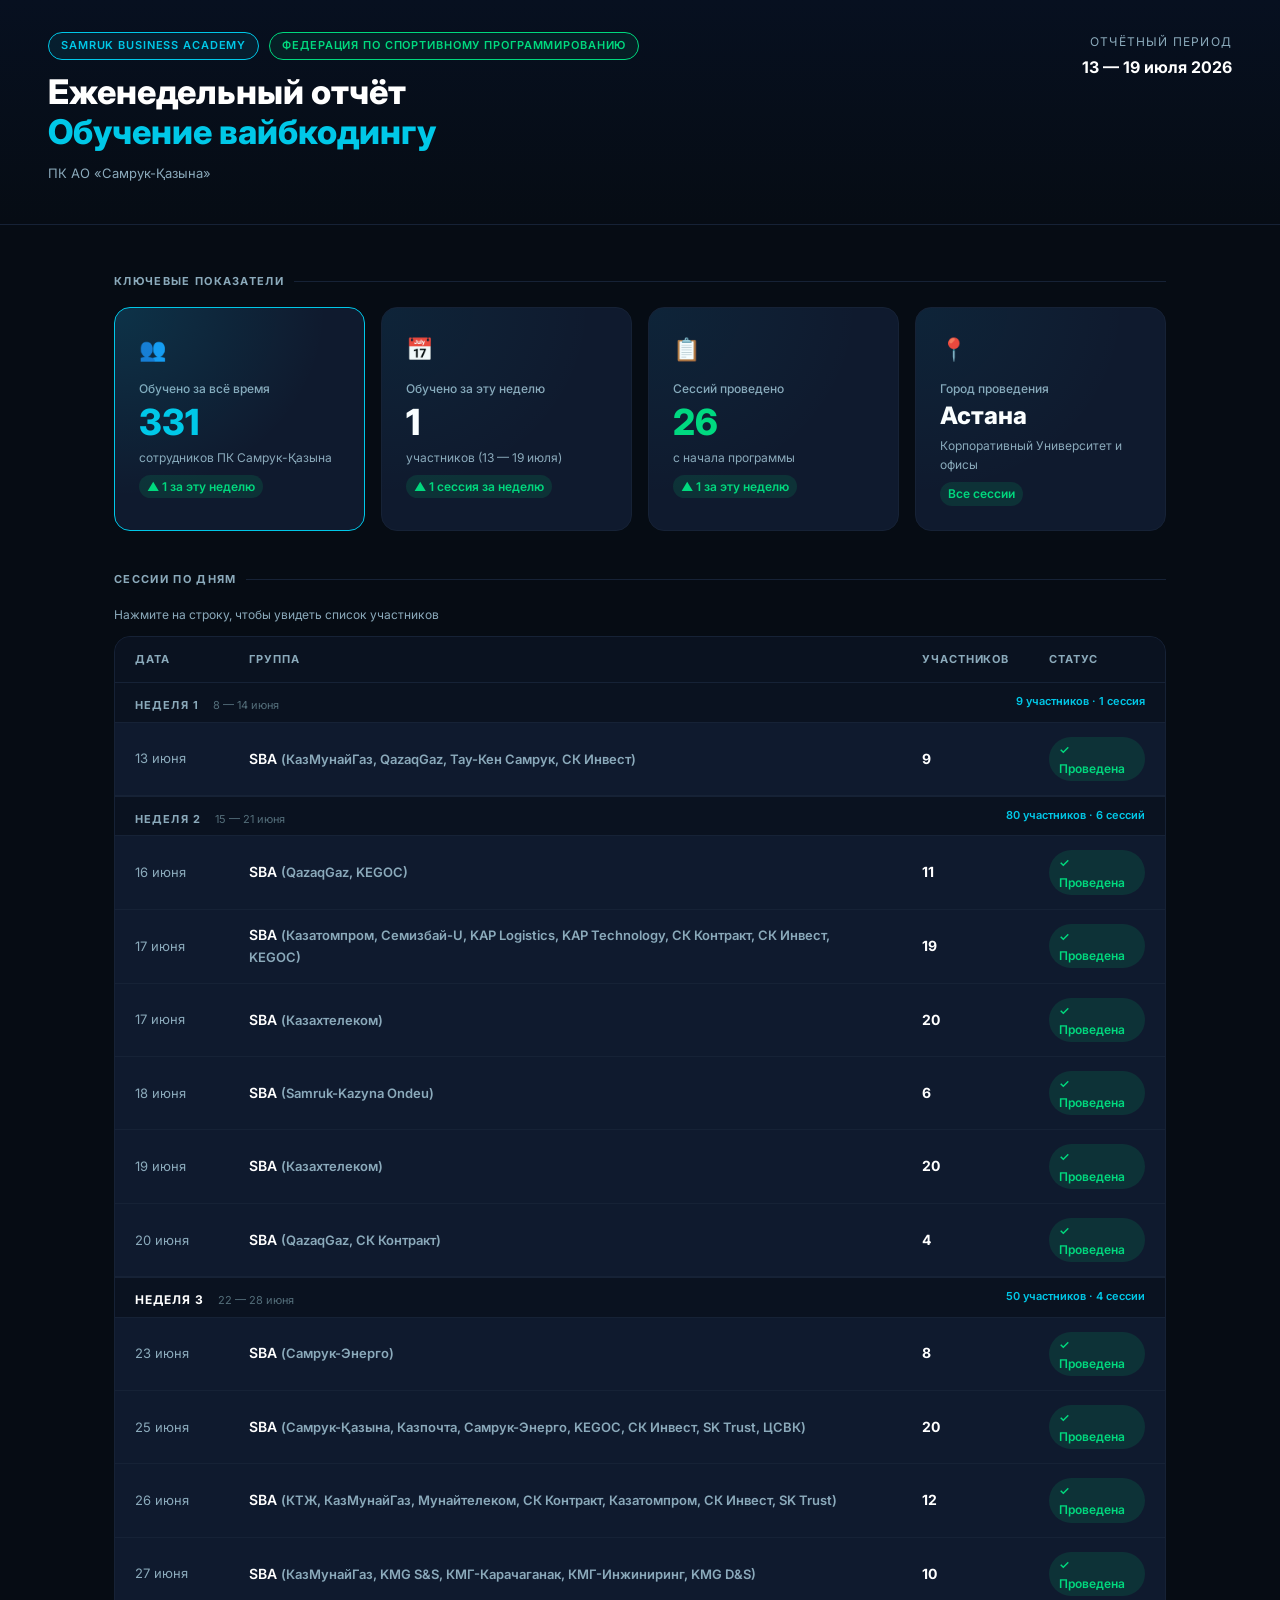
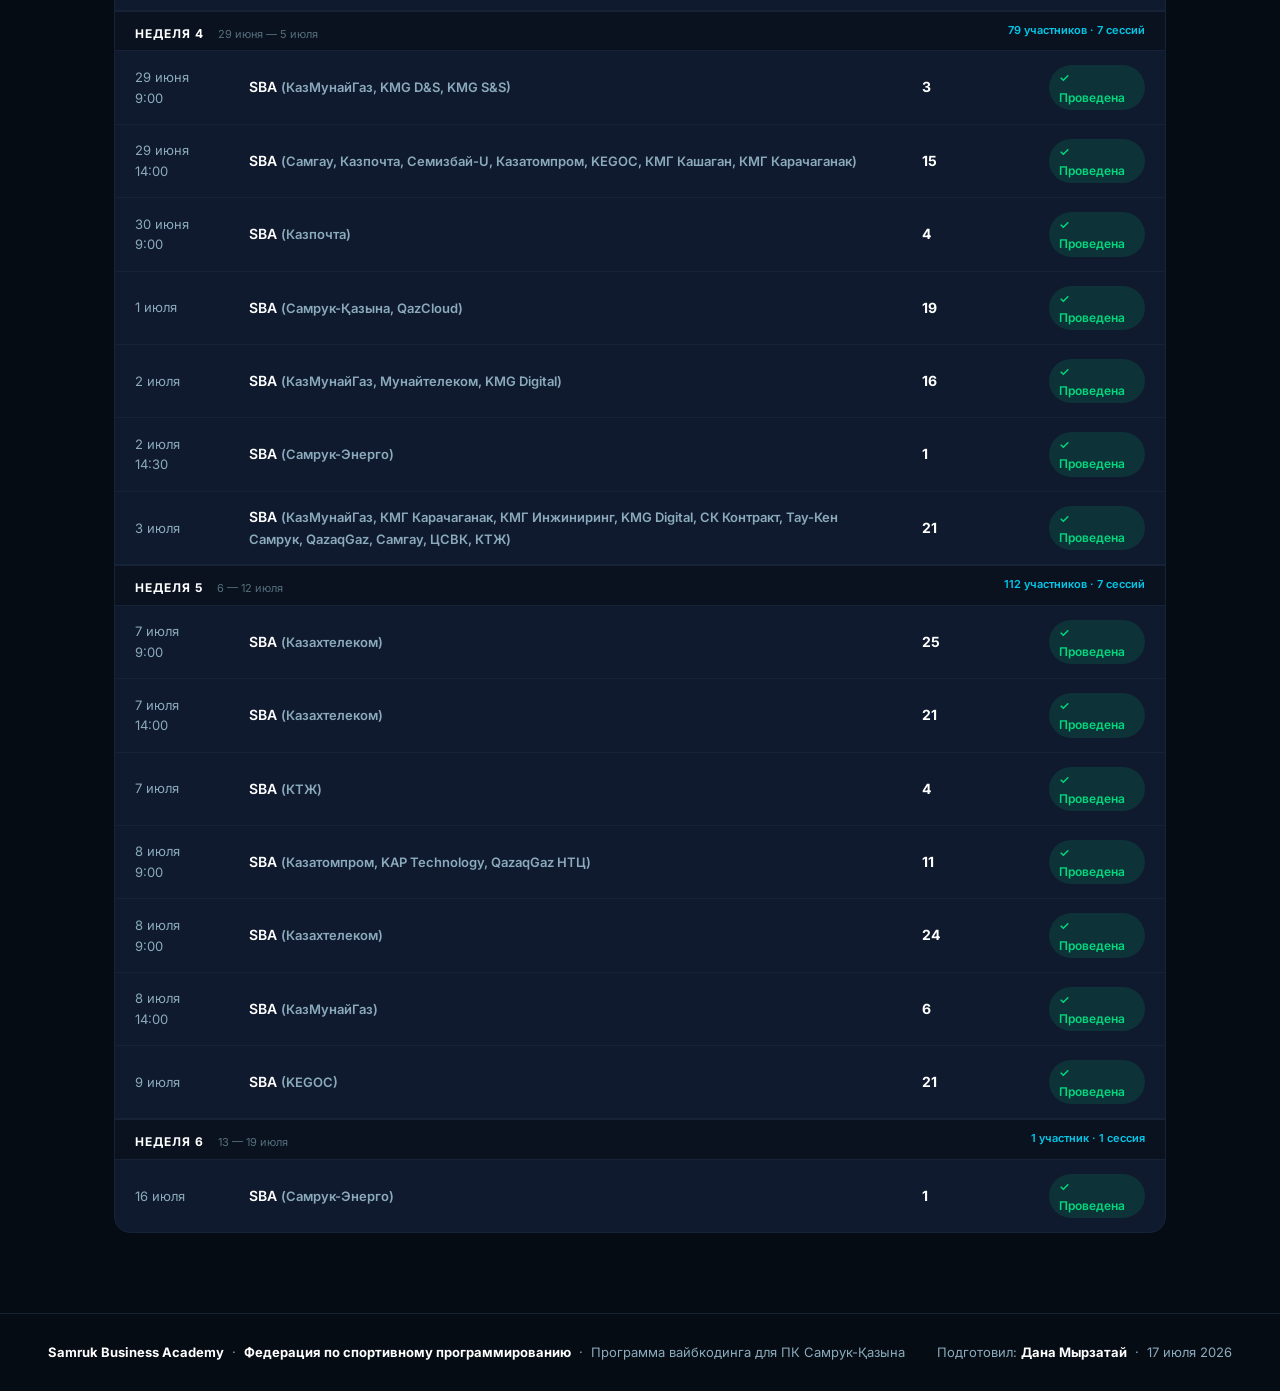
<file: otchet.html>
<!DOCTYPE html>
<html lang="ru">
<head>
  <meta charset="UTF-8" />
  <meta name="viewport" content="width=device-width, initial-scale=1.0" />
  <title>Еженедельный отчёт — Вайбкодинг | Samruk Business Academy</title>
  <style>
    @import url('https://fonts.googleapis.com/css2?family=Inter:wght@300;400;500;600;700;800;900&display=swap');

    *, *::before, *::after { box-sizing: border-box; margin: 0; padding: 0; }

    :root {
      --bg:      #060C14;
      --bg2:     #0A1220;
      --bg3:     #0D1628;
      --card:    #0F1A2E;
      --border:  #162236;
      --accent:  #00C8E8;
      --accent2: #0099BB;
      --green:   #00D97E;
      --yellow:  #F5C842;
      --red:     #FF5C5C;
      --gray:    #546E7A;
      --text:    #FFFFFF;
      --muted:   #8BAABB;
    }

    html { scroll-behavior: smooth; }
    body {
      font-family: 'Inter', sans-serif;
      background: var(--bg);
      color: var(--text);
      line-height: 1.6;
      overflow-x: hidden;
    }

    /* ── HEADER ── */
    header {
      background: linear-gradient(180deg, #071020 0%, var(--bg) 100%);
      border-bottom: 1px solid var(--border);
      padding: 32px 48px 40px;
      display: flex;
      align-items: flex-start;
      justify-content: space-between;
      gap: 24px;
      flex-wrap: wrap;
    }

    .header-left { display: flex; flex-direction: column; gap: 8px; }

    .badges { display: flex; gap: 10px; flex-wrap: wrap; margin-bottom: 4px; }
    .badge {
      font-size: 11px;
      font-weight: 600;
      letter-spacing: .08em;
      text-transform: uppercase;
      padding: 4px 12px;
      border-radius: 100px;
      border: 1px solid;
    }
    .badge-blue  { color: var(--accent);  border-color: var(--accent);  background: rgba(0,200,232,.08); }
    .badge-green { color: var(--green);   border-color: var(--green);   background: rgba(0,217,126,.08); }

    header h1 {
      font-size: clamp(22px, 3vw, 34px);
      font-weight: 800;
      line-height: 1.2;
    }
    header h1 span { color: var(--accent); }

    .header-meta {
      font-size: 13px;
      color: var(--muted);
      margin-top: 2px;
    }
    .header-meta b { color: var(--text); }

    .header-right {
      text-align: right;
      flex-shrink: 0;
    }
    .week-label {
      font-size: 12px;
      color: var(--muted);
      text-transform: uppercase;
      letter-spacing: .1em;
      margin-bottom: 4px;
    }
    .week-range {
      font-size: 16px;
      font-weight: 700;
      color: var(--text);
    }
    .report-num {
      font-size: 12px;
      color: var(--gray);
      margin-top: 6px;
    }

    /* ── MAIN ── */
    main {
      max-width: 1100px;
      margin: 0 auto;
      padding: 48px 24px 80px;
      display: flex;
      flex-direction: column;
      gap: 40px;
    }

    /* ── SECTION TITLE ── */
    .section-title {
      font-size: 11px;
      font-weight: 700;
      text-transform: uppercase;
      letter-spacing: .12em;
      color: var(--muted);
      margin-bottom: 16px;
      display: flex;
      align-items: center;
      gap: 10px;
    }
    .section-title::after {
      content: '';
      flex: 1;
      height: 1px;
      background: var(--border);
    }

    /* ── KPI GRID ── */
    .kpi-grid {
      display: grid;
      grid-template-columns: repeat(auto-fit, minmax(200px, 1fr));
      gap: 16px;
    }

    .kpi-card {
      background: var(--card);
      border: 1px solid var(--border);
      border-radius: 16px;
      padding: 24px;
      position: relative;
      overflow: hidden;
      transition: border-color .2s, transform .2s;
    }
    .kpi-card:hover { border-color: var(--accent2); transform: translateY(-2px); }
    .kpi-card::before {
      content: '';
      position: absolute;
      inset: 0;
      background: radial-gradient(ellipse at top left, rgba(0,200,232,.06) 0%, transparent 60%);
      pointer-events: none;
    }

    .kpi-card.highlight { border-color: var(--accent); }
    .kpi-card.highlight::before {
      background: radial-gradient(ellipse at top left, rgba(0,200,232,.14) 0%, transparent 60%);
    }

    .kpi-icon {
      font-size: 22px;
      margin-bottom: 12px;
      display: block;
    }
    .kpi-label {
      font-size: 12px;
      color: var(--muted);
      margin-bottom: 6px;
      font-weight: 500;
    }
    .kpi-value {
      font-size: 36px;
      font-weight: 800;
      line-height: 1;
      color: var(--text);
    }
    .kpi-value.accent { color: var(--accent); }
    .kpi-value.green  { color: var(--green); }
    .kpi-sub {
      font-size: 12px;
      color: var(--muted);
      margin-top: 8px;
    }
    .kpi-delta {
      display: inline-flex;
      align-items: center;
      gap: 4px;
      font-size: 12px;
      font-weight: 600;
      padding: 2px 8px;
      border-radius: 100px;
      margin-top: 8px;
    }
    .delta-up   { background: rgba(0,217,126,.12); color: var(--green); }
    .delta-down { background: rgba(255,92,92,.12);  color: var(--red); }

    /* ── PROGRESS BAR ── */
    .progress-section {
      background: var(--card);
      border: 1px solid var(--border);
      border-radius: 16px;
      padding: 28px 32px;
    }
    .progress-header {
      display: flex;
      justify-content: space-between;
      align-items: baseline;
      margin-bottom: 12px;
      flex-wrap: wrap;
      gap: 8px;
    }
    .progress-title {
      font-size: 15px;
      font-weight: 700;
    }
    .progress-vals {
      font-size: 13px;
      color: var(--muted);
    }
    .progress-vals b { color: var(--accent); font-size: 18px; }
    .bar-track {
      height: 10px;
      background: var(--bg2);
      border-radius: 100px;
      overflow: hidden;
    }
    .bar-fill {
      height: 100%;
      border-radius: 100px;
      background: linear-gradient(90deg, var(--accent2), var(--accent));
      transition: width 1s ease;
    }
    .progress-foot {
      display: flex;
      justify-content: space-between;
      margin-top: 10px;
      font-size: 12px;
      color: var(--gray);
    }

    /* ── TABLE ── */
    .table-wrap {
      background: var(--card);
      border: 1px solid var(--border);
      border-radius: 16px;
      overflow: hidden;
    }
    table {
      width: 100%;
      border-collapse: collapse;
      font-size: 14px;
    }
    thead {
      background: var(--bg2);
    }
    thead th {
      padding: 14px 20px;
      text-align: left;
      font-size: 11px;
      font-weight: 700;
      text-transform: uppercase;
      letter-spacing: .08em;
      color: var(--muted);
      border-bottom: 1px solid var(--border);
    }
    tbody tr {
      border-bottom: 1px solid var(--border);
      transition: background .15s;
    }
    tbody tr:last-child { border-bottom: none; }
    tbody tr:hover { background: rgba(0,200,232,.04); }
    td {
      padding: 14px 20px;
      vertical-align: middle;
    }
    .td-company { font-weight: 600; }
    .td-muted { color: var(--muted); font-size: 13px; }
    .pill {
      display: inline-flex;
      align-items: center;
      gap: 5px;
      font-size: 12px;
      font-weight: 600;
      padding: 3px 10px;
      border-radius: 100px;
    }
    .pill-green  { background: rgba(0,217,126,.12); color: var(--green); }
    .pill-blue   { background: rgba(0,200,232,.12); color: var(--accent); }
    .pill-yellow { background: rgba(245,200,66,.12); color: var(--yellow); }

    /* ── COHORT CARDS ── */
    .cohort-grid {
      display: grid;
      grid-template-columns: repeat(auto-fill, minmax(280px, 1fr));
      gap: 16px;
    }
    .cohort-card {
      background: var(--card);
      border: 1px solid var(--border);
      border-radius: 16px;
      padding: 24px;
      display: flex;
      flex-direction: column;
      gap: 14px;
      transition: border-color .2s;
    }
    .cohort-card:hover { border-color: var(--accent2); }
    .cohort-head {
      display: flex;
      justify-content: space-between;
      align-items: flex-start;
    }
    .cohort-name { font-weight: 700; font-size: 15px; }
    .cohort-dates { font-size: 12px; color: var(--muted); margin-top: 3px; }
    .mini-bar-track {
      height: 6px;
      background: var(--bg2);
      border-radius: 100px;
      overflow: hidden;
    }
    .mini-bar-fill {
      height: 100%;
      border-radius: 100px;
      background: linear-gradient(90deg, var(--accent2), var(--accent));
    }
    .cohort-stats {
      display: flex;
      gap: 20px;
    }
    .cs-item { display: flex; flex-direction: column; }
    .cs-val { font-size: 20px; font-weight: 800; color: var(--text); }
    .cs-lab { font-size: 11px; color: var(--muted); }

    /* ── HIGHLIGHTS ── */
    .highlights-list {
      display: flex;
      flex-direction: column;
      gap: 12px;
    }
    .highlight-item {
      background: var(--card);
      border: 1px solid var(--border);
      border-left: 3px solid var(--accent);
      border-radius: 0 12px 12px 0;
      padding: 16px 20px;
      display: flex;
      gap: 14px;
      align-items: flex-start;
    }
    .highlight-item.risk  { border-left-color: var(--red); }
    .highlight-item.note  { border-left-color: var(--yellow); }
    .hi-icon { font-size: 20px; flex-shrink: 0; margin-top: 1px; }
    .hi-text b { font-weight: 600; display: block; margin-bottom: 2px; font-size: 14px; }
    .hi-text p { font-size: 13px; color: var(--muted); }

    /* ── FOOTER ── */
    footer {
      border-top: 1px solid var(--border);
      padding: 28px 48px;
      display: flex;
      justify-content: space-between;
      align-items: center;
      flex-wrap: wrap;
      gap: 12px;
      color: var(--muted);
      font-size: 13px;
    }
    footer b { color: var(--text); }

    /* ── EDITABLE ── */
    [contenteditable] { outline: none; }
    [contenteditable]:hover  { background: rgba(0,200,232,.06); border-radius: 4px; }
    [contenteditable]:focus  { background: rgba(0,200,232,.10); border-radius: 4px; box-shadow: 0 0 0 1px var(--accent2); }

    /* ── RESPONSIVE ── */
    @media (max-width: 640px) {
      header { padding: 24px 20px; }
      main   { padding: 28px 16px 60px; }
      .kpi-value { font-size: 28px; }
      .progress-section { padding: 20px; }
      footer { padding: 20px; flex-direction: column; align-items: flex-start; }
    }
  </style>
</head>
<body>

<!-- ── HEADER ── -->
<header>
  <div class="header-left">
    <div class="badges">
      <span class="badge badge-blue">Samruk Business Academy</span>
      <span class="badge badge-green">Федерация по спортивному программированию</span>
    </div>
    <h1>Еженедельный отчёт<br><span>Обучение вайбкодингу</span></h1>
    <div class="header-meta">
      ПК АО «Самрук-Қазына»
    </div>
  </div>
  <div class="header-right">
    <div class="week-label">Отчётный период</div>
    <div class="week-range" contenteditable="true">13 — 19 июля 2026</div>
  </div>
</header>

<main>

  <!-- ── KPI ── -->
  <section>
    <div class="section-title">Ключевые показатели</div>
    <div class="kpi-grid">

      <div class="kpi-card highlight">
        <span class="kpi-icon">👥</span>
        <div class="kpi-label">Обучено за всё время</div>
        <div class="kpi-value accent" contenteditable="true">331</div>
        <div class="kpi-sub">сотрудников ПК Самрук-Қазына</div>
        <span class="kpi-delta delta-up">▲ 1 за эту неделю</span>
      </div>

      <div class="kpi-card">
        <span class="kpi-icon">📅</span>
        <div class="kpi-label">Обучено за эту неделю</div>
        <div class="kpi-value" contenteditable="true">1</div>
        <div class="kpi-sub">участников (13 — 19 июля)</div>
        <span class="kpi-delta delta-up">▲ 1 сессия за неделю</span>
      </div>

      <div class="kpi-card">
        <span class="kpi-icon">📋</span>
        <div class="kpi-label">Сессий проведено</div>
        <div class="kpi-value green" contenteditable="true">26</div>
        <div class="kpi-sub">с начала программы</div>
        <span class="kpi-delta delta-up">▲ 1 за эту неделю</span>
      </div>



      <div class="kpi-card">
        <span class="kpi-icon">📍</span>
        <div class="kpi-label">Город проведения</div>
        <div class="kpi-value" style="font-size:24px" contenteditable="true">Астана</div>
        <div class="kpi-sub">Корпоративный Университет и офисы</div>
        <span class="kpi-delta delta-up">Все сессии</span>
      </div>

    </div>
  </section>


  <!-- ── SESSIONS TABLE ── -->
  <section>
    <div class="section-title">Сессии по дням</div>
    <p style="font-size:12px;color:var(--muted);margin-bottom:12px;">Нажмите на строку, чтобы увидеть список участников</p>
    <div class="table-wrap">
      <table>
        <thead>
          <tr>
            <th>Дата</th>
            <th>Группа</th>
            <th>Участников</th>
            <th>Статус</th>
          </tr>
        </thead>
        <tbody>
          <!-- НЕДЕЛЯ 1 -->
          <tr>
            <td colspan="5" style="padding:10px 20px 6px;background:var(--bg2);border-bottom:1px solid var(--border)">
              <span style="font-size:11px;font-weight:700;text-transform:uppercase;letter-spacing:.1em;color:var(--muted)">Неделя 1</span>
              <span style="font-size:11px;color:var(--gray);margin-left:10px">8 — 14 июня</span>
              <span style="float:right;font-size:11px;font-weight:600;color:var(--accent)">9 участников · 1 сессия</span>
            </td>
          </tr>
          <tr class="clickable-row" data-session="13.06" style="cursor:pointer">
            <td class="td-muted">13 июня</td>
            <td><div class="td-company">SBA <span class="td-muted">(КазМунайГаз, QazaqGaz, Тау-Кен Самрук, СК Инвест)</span></div></td>
            <td><b>9</b></td>
            <td><span class="pill pill-green">✓ Проведена</span></td>
          </tr>

          <!-- НЕДЕЛЯ 2 -->
          <tr>
            <td colspan="5" style="padding:10px 20px 6px;background:var(--bg2);border-bottom:1px solid var(--border);border-top:2px solid var(--border)">
              <span style="font-size:11px;font-weight:700;text-transform:uppercase;letter-spacing:.1em;color:var(--muted)">Неделя 2</span>
              <span style="font-size:11px;color:var(--gray);margin-left:10px">15 — 21 июня</span>
              <span style="float:right;font-size:11px;font-weight:600;color:var(--accent)">80 участников · 6 сессий</span>
            </td>
          </tr>
          <tr class="clickable-row" data-session="16.06" style="cursor:pointer">
            <td class="td-muted">16 июня</td>
            <td><div class="td-company">SBA <span class="td-muted">(QazaqGaz, KEGOC)</span></div></td>
            <td><b>11</b></td>
            <td><span class="pill pill-green">✓ Проведена</span></td>
          </tr>
          <tr class="clickable-row" data-session="17.06" style="cursor:pointer">
            <td class="td-muted">17 июня</td>
            <td><div class="td-company">SBA <span class="td-muted">(Казатомпром, Семизбай-U, KAP Logistics, KAP Technology, СК Контракт, СК Инвест, KEGOC)</span></div></td>
            <td><b>19</b></td>
            <td><span class="pill pill-green">✓ Проведена</span></td>
          </tr>
          <tr class="clickable-row" data-session="17.06b" style="cursor:pointer">
            <td class="td-muted">17 июня</td>
            <td><div class="td-company">SBA <span class="td-muted">(Казахтелеком)</span></div></td>
            <td><b>20</b></td>
            <td><span class="pill pill-green">✓ Проведена</span></td>
          </tr>
          <tr class="clickable-row" data-session="18.06" style="cursor:pointer">
            <td class="td-muted">18 июня</td>
            <td><div class="td-company">SBA <span class="td-muted">(Samruk-Kazyna Ondeu)</span></div></td>
            <td><b>6</b></td>
            <td><span class="pill pill-green">✓ Проведена</span></td>
          </tr>
          <tr class="clickable-row" data-session="19.06" style="cursor:pointer">
            <td class="td-muted">19 июня</td>
            <td><div class="td-company">SBA <span class="td-muted">(Казахтелеком)</span></div></td>
            <td><b>20</b></td>
            <td><span class="pill pill-green">✓ Проведена</span></td>
          </tr>
          <tr class="clickable-row" data-session="20.06" style="cursor:pointer">
            <td class="td-muted">20 июня</td>
            <td><div class="td-company">SBA <span class="td-muted">(QazaqGaz, СК Контракт)</span></div></td>
            <td><b>4</b></td>
            <td><span class="pill pill-green">✓ Проведена</span></td>
          </tr>

          <!-- НЕДЕЛЯ 3 -->
          <tr>
            <td colspan="5" style="padding:10px 20px 6px;background:var(--bg2);border-bottom:1px solid var(--border);border-top:2px solid var(--border)">
              <b style="font-size:12px;text-transform:uppercase;letter-spacing:.08em">НЕДЕЛЯ 3</b>
              <span style="font-size:11px;color:var(--gray);margin-left:10px">22 — 28 июня</span>
              <span style="float:right;font-size:11px;font-weight:600;color:var(--accent)">50 участников · 4 сессии</span>
            </td>
          </tr>
          <tr class="clickable-row" data-session="23.06" style="cursor:pointer">
            <td class="td-muted">23 июня</td>
            <td><div class="td-company">SBA <span class="td-muted">(Самрук-Энерго)</span></div></td>
            <td><b>8</b></td>
            <td><span class="pill pill-green">✓ Проведена</span></td>
          </tr>
          <tr class="clickable-row" data-session="25.06" style="cursor:pointer">
            <td class="td-muted">25 июня</td>
            <td><div class="td-company">SBA <span class="td-muted">(Самрук-Қазына, Казпочта, Самрук-Энерго, KEGOC, СК Инвест, SK Trust, ЦСВК)</span></div></td>
            <td><b>20</b></td>
            <td><span class="pill pill-green">✓ Проведена</span></td>
          </tr>
          <tr class="clickable-row" data-session="26.06" style="cursor:pointer">
            <td class="td-muted">26 июня</td>
            <td><div class="td-company">SBA <span class="td-muted">(КТЖ, КазМунайГаз, Мунайтелеком, СК Контракт, Казатомпром, СК Инвест, SK Trust)</span></div></td>
            <td><b>12</b></td>
            <td><span class="pill pill-green">✓ Проведена</span></td>
          </tr>
          <tr class="clickable-row" data-session="27.06" style="cursor:pointer">
            <td class="td-muted">27 июня</td>
            <td><div class="td-company">SBA <span class="td-muted">(КазМунайГаз, KMG S&S, КМГ-Карачаганак, КМГ-Инжиниринг, KMG D&S)</span></div></td>
            <td><b>10</b></td>
            <td><span class="pill pill-green">✓ Проведена</span></td>
          </tr>

          <!-- НЕДЕЛЯ 4 -->
          <tr>
            <td colspan="5" style="padding:10px 20px 6px;background:var(--bg2);border-bottom:1px solid var(--border);border-top:2px solid var(--border)">
              <b style="font-size:12px;text-transform:uppercase;letter-spacing:.08em">НЕДЕЛЯ 4</b>
              <span style="font-size:11px;color:var(--gray);margin-left:10px">29 июня — 5 июля</span>
              <span style="float:right;font-size:11px;font-weight:600;color:var(--accent)">79 участников · 7 сессий</span>
            </td>
          </tr>
          <tr class="clickable-row" data-session="29.06" style="cursor:pointer">
            <td class="td-muted">29 июня 9:00</td>
            <td><div class="td-company">SBA <span class="td-muted">(КазМунайГаз, KMG D&S, KMG S&S)</span></div></td>
            <td><b>3</b></td>
            <td><span class="pill pill-green">✓ Проведена</span></td>
          </tr>
          <tr class="clickable-row" data-session="29.06b" style="cursor:pointer">
            <td class="td-muted">29 июня 14:00</td>
            <td><div class="td-company">SBA <span class="td-muted">(Самгау, Казпочта, Семизбай-U, Казатомпром, KEGOC, КМГ Кашаган, КМГ Карачаганак)</span></div></td>
            <td><b>15</b></td>
            <td><span class="pill pill-green">✓ Проведена</span></td>
          </tr>
          <tr class="clickable-row" data-session="30.06" style="cursor:pointer">
            <td class="td-muted">30 июня 9:00</td>
            <td><div class="td-company">SBA <span class="td-muted">(Казпочта)</span></div></td>
            <td><b>4</b></td>
            <td><span class="pill pill-green">✓ Проведена</span></td>
          </tr>
          <tr class="clickable-row" data-session="01.07" style="cursor:pointer">
            <td class="td-muted">1 июля</td>
            <td><div class="td-company">SBA <span class="td-muted">(Самрук-Қазына, QazCloud)</span></div></td>
            <td><b>19</b></td>
            <td><span class="pill pill-green">✓ Проведена</span></td>
          </tr>
          <tr class="clickable-row" data-session="02.07" style="cursor:pointer">
            <td class="td-muted">2 июля</td>
            <td><div class="td-company">SBA <span class="td-muted">(КазМунайГаз, Мунайтелеком, KMG Digital)</span></div></td>
            <td><b>16</b></td>
            <td><span class="pill pill-green">✓ Проведена</span></td>
          </tr>
          <tr class="clickable-row" data-session="02.07b" style="cursor:pointer">
            <td class="td-muted">2 июля 14:30</td>
            <td><div class="td-company">SBA <span class="td-muted">(Самрук-Энерго)</span></div></td>
            <td><b>1</b></td>
            <td><span class="pill pill-green">✓ Проведена</span></td>
          </tr>
          <tr class="clickable-row" data-session="03.07" style="cursor:pointer">
            <td class="td-muted">3 июля</td>
            <td><div class="td-company">SBA <span class="td-muted">(КазМунайГаз, КМГ Карачаганак, КМГ Инжиниринг, KMG Digital, СК Контракт, Тау-Кен Самрук, QazaqGaz, Самгау, ЦСВК, КТЖ)</span></div></td>
            <td><b>21</b></td>
            <td><span class="pill pill-green">✓ Проведена</span></td>
          </tr>

          <!-- НЕДЕЛЯ 5 -->
          <tr>
            <td colspan="5" style="padding:10px 20px 6px;background:var(--bg2);border-bottom:1px solid var(--border);border-top:2px solid var(--border)">
              <b style="font-size:12px;text-transform:uppercase;letter-spacing:.08em">НЕДЕЛЯ 5</b>
              <span style="font-size:11px;color:var(--gray);margin-left:10px">6 — 12 июля</span>
              <span style="float:right;font-size:11px;font-weight:600;color:var(--accent)">112 участников · 7 сессий</span>
            </td>
          </tr>
          <tr class="clickable-row" data-session="07.07" style="cursor:pointer">
            <td class="td-muted">7 июля 9:00</td>
            <td><div class="td-company">SBA <span class="td-muted">(Казахтелеком)</span></div></td>
            <td><b>25</b></td>
            <td><span class="pill pill-green">✓ Проведена</span></td>
          </tr>
          <tr class="clickable-row" data-session="07.07b" style="cursor:pointer">
            <td class="td-muted">7 июля 14:00</td>
            <td><div class="td-company">SBA <span class="td-muted">(Казахтелеком)</span></div></td>
            <td><b>21</b></td>
            <td><span class="pill pill-green">✓ Проведена</span></td>
          </tr>
          <tr class="clickable-row" data-session="07.07c" style="cursor:pointer">
            <td class="td-muted">7 июля</td>
            <td><div class="td-company">SBA <span class="td-muted">(КТЖ)</span></div></td>
            <td><b>4</b></td>
            <td><span class="pill pill-green">✓ Проведена</span></td>
          </tr>
          <tr class="clickable-row" data-session="08.07" style="cursor:pointer">
            <td class="td-muted">8 июля 9:00</td>
            <td><div class="td-company">SBA <span class="td-muted">(Казатомпром, KAP Technology, QazaqGaz НТЦ)</span></div></td>
            <td><b>11</b></td>
            <td><span class="pill pill-green">✓ Проведена</span></td>
          </tr>
          <tr class="clickable-row" data-session="08.07b" style="cursor:pointer">
            <td class="td-muted">8 июля 9:00</td>
            <td><div class="td-company">SBA <span class="td-muted">(Казахтелеком)</span></div></td>
            <td><b>24</b></td>
            <td><span class="pill pill-green">✓ Проведена</span></td>
          </tr>
          <tr class="clickable-row" data-session="08.07c" style="cursor:pointer">
            <td class="td-muted">8 июля 14:00</td>
            <td><div class="td-company">SBA <span class="td-muted">(КазМунайГаз)</span></div></td>
            <td><b>6</b></td>
            <td><span class="pill pill-green">✓ Проведена</span></td>
          </tr>
          <tr class="clickable-row" data-session="09.07" style="cursor:pointer">
            <td class="td-muted">9 июля</td>
            <td><div class="td-company">SBA <span class="td-muted">(KEGOC)</span></div></td>
            <td><b>21</b></td>
            <td><span class="pill pill-green">✓ Проведена</span></td>
          </tr>

          <!-- НЕДЕЛЯ 6 -->
          <tr>
            <td colspan="5" style="padding:10px 20px 6px;background:var(--bg2);border-bottom:1px solid var(--border);border-top:2px solid var(--border)">
              <b style="font-size:12px;text-transform:uppercase;letter-spacing:.08em">НЕДЕЛЯ 6</b>
              <span style="font-size:11px;color:var(--gray);margin-left:10px">13 — 19 июля</span>
              <span style="float:right;font-size:11px;font-weight:600;color:var(--accent)">1 участник · 1 сессия</span>
            </td>
          </tr>
          <tr class="clickable-row" data-session="16.07" style="cursor:pointer">
            <td class="td-muted">16 июля</td>
            <td><div class="td-company">SBA <span class="td-muted">(Самрук-Энерго)</span></div></td>
            <td><b>1</b></td>
            <td><span class="pill pill-green">✓ Проведена</span></td>
          </tr>
        </tbody>
      </table>
    </div>
  </section>

  <!-- ── MODAL ── -->
  <div id="modal-overlay" style="display:none;position:fixed;inset:0;background:rgba(0,0,0,.7);backdrop-filter:blur(6px);z-index:1000;overflow-y:auto;padding:40px 16px">
    <div id="modal-box" style="max-width:700px;margin:0 auto;background:#0F1A2E;border:1px solid #162236;border-radius:20px;overflow:hidden">
      <div style="padding:24px 28px;border-bottom:1px solid #162236;display:flex;justify-content:space-between;align-items:center">
        <div>
          <div style="font-size:11px;text-transform:uppercase;letter-spacing:.1em;color:#8BAABB;margin-bottom:4px">Список участников</div>
          <div id="modal-title" style="font-size:18px;font-weight:800"></div>
        </div>
        <button onclick="closeModal()" style="background:rgba(255,255,255,.06);border:1px solid #162236;color:#fff;width:36px;height:36px;border-radius:50%;cursor:pointer;font-size:18px;display:flex;align-items:center;justify-content:center;flex-shrink:0">×</button>
      </div>
      <div style="padding:8px 0">
        <div style="display:grid;grid-template-columns:40px 1fr 1fr 1.4fr;padding:10px 28px;font-size:11px;font-weight:700;text-transform:uppercase;letter-spacing:.08em;color:#546E7A;border-bottom:1px solid #162236">
          <span>#</span><span>ФИО</span><span>Должность</span><span>Компания</span>
        </div>
        <div id="modal-list"></div>
      </div>
      <div id="modal-footer" style="padding:16px 28px;border-top:1px solid #162236;font-size:12px;color:#546E7A;text-align:right"></div>
    </div>
  </div>


</main>

<!-- ── FOOTER ── -->
<footer>
  <div>
    <b>Samruk Business Academy</b> &nbsp;·&nbsp; <b>Федерация по спортивному программированию</b> &nbsp;·&nbsp; Программа вайбкодинга для ПК Самрук-Қазына
  </div>
  <div>
    Подготовил: <b contenteditable="true">Дана Мырзатай</b> &nbsp;·&nbsp; <span contenteditable="true">17 июля 2026</span>
  </div>
</footer>

<script>
  const PARTICIPANTS = {
    "13.06": {
      label: "13 июня 2026 — SBA, Корп. Университет",
      people: [
        { name: "Бал***ев Р.Ә.", role: "Зам. Председателя Правления", company: "АО НК «КазМунайГаз»" },
        { name: "Мол***ов Т.М.", role: "Зам. Председателя Правления", company: "АО НК «КазМунайГаз»" },
        { name: "Мир***ов Ж.Ж.", role: "Зам. Пред. Правления по экономике и финансам", company: "АО «НК «QazaqGaz»" },
        { name: "Тур***ин А.Ж.", role: "Зам. Генерального директора", company: "КФ Samruk-Kazyna Trust" },
        { name: "Абс***ов Н.М.", role: "Председатель Правления", company: "АО НГК «Тау-Кен Самрук»" },
        { name: "Жум***ов Р.Б.", role: "Гл. директор по экономике и финансам", company: "АО НГК «Тау-Кен Самрук»" },
        { name: "Идр***ов Д.Е.", role: "Гл. директор по инвестициям и стратегии", company: "АО НГК «Тау-Кен Самрук»" },
        { name: "Абл***ов Р.М.", role: "Гл. директор по администрированию", company: "АО НГК «Тау-Кен Самрук»" },
        { name: "Пир***ов С.Б.", role: "Генеральный директор", company: "ТОО Самрук-Казына Инвест" },
      ]
    },
    "16.06": {
      label: "16 июня 2026 — SBA",
      people: [
        { name: "Жам***ов А.Ж.", role: "Председатель Правления", company: "АО «НК «QazaqGaz»" },
        { name: "Дау***ов А.Б.", role: "Зам. Пред. по разведке и добыче", company: "АО «НК «QazaqGaz»" },
        { name: "Тер***ов Б.Е.", role: "Зам. Пред. по капстроительству", company: "АО «НК «QazaqGaz»" },
        { name: "Мух***ов А.Е.", role: "Упр. директор по правовым вопросам", company: "АО «НК «QazaqGaz»" },
        { name: "Ерм***ов Б.А.", role: "Руководитель аппарата", company: "АО «НК «QazaqGaz»" },
        { name: "Акы***ов А.Ж.", role: "Упр. директор по закупкам", company: "АО «НК «QazaqGaz»" },
        { name: "Айт***ов Н.Е.", role: "Председатель Правления", company: "АО KEGOC" },
        { name: "Кер***ов Н.Н.", role: "Упр. директор по системным услугам", company: "АО KEGOC" },
        { name: "Аяп***ов К.М.", role: "Упр. директор по развитию НЭС", company: "АО KEGOC" },
        { name: "Кур***ов С.К.", role: "Упр. директор по обеспечению", company: "АО KEGOC" },
        { name: "Иса*** Д.Б.", role: "Руководитель секретариата", company: "АО KEGOC" },
      ]
    },
    "17.06": {
      label: "17 июня 2026 — SBA + SBA Корп. Университет",
      people: [
        { name: "Юсу***ов М.Б.", role: "Председатель Правления", company: "АО «НАК «Казатомпром»" },
        { name: "Тул***ев М.Д.", role: "Первый зам. Пред. Правления", company: "АО «НАК «Казатомпром»" },
        { name: "Ома***ов К.А.", role: "Гл. директор по производству", company: "АО «НАК «Казатомпром»" },
        { name: "Бай***ин В.Е.", role: "Гл. директор по коммерции", company: "АО «НАК «Казатомпром»" },
        { name: "Кош***ев Д.Е.", role: "Гл. директор по стратегии", company: "АО «НАК «Казатомпром»" },
        { name: "Саг***ов Д.Т.", role: "Гл. директор по закупкам", company: "АО «НАК «Казатомпром»" },
        { name: "Сат***ов Б.Б.", role: "Генеральный директор", company: "ТОО «Семизбай-U»" },
        { name: "Рам***ов Д.Б.", role: "Генеральный директор", company: "ТОО «KAP Logistics»" },
        { name: "Ост***ко Ю.И.", role: "Упр. директор по развитию", company: "ТОО «KAP Logistics»" },
        { name: "Мел***ов Н.А.", role: "Генеральный директор", company: "ТОО «KAP Technology»" },
        { name: "Мам***ев Г.Б.", role: "Зам. Гендиректора по экономике", company: "ТОО «KAP Technology»" },
        { name: "Кар***ев Е.Е.", role: "Директор департамента IT", company: "АО «НАК «Казатомпром»" },
        { name: "Дос***ов Э.Т.", role: "Генеральный директор", company: "ТОО Самрук-Казына Контракт" },
        { name: "Дос***ва А.Б.", role: "Финансовый директор", company: "ТОО Самрук-Казына Инвест" },
        { name: "Жаз***ев Б.М.", role: "Зам. Председателя Правления", company: "АО KEGOC" },
        { name: "Саф***ни Т.Е.", role: "Упр. директор по правовому сопровождению", company: "АО KEGOC" },
        { name: "Ата***ов Е.Т.", role: "Упр. директор по эксплуатации", company: "АО KEGOC" },
        { name: "Аки***ва А.Е.", role: "Упр. директор по экономике и финансам", company: "АО KEGOC" },
        { name: "Кон***ва Э.Б.", role: "Упр. директор по стратегии", company: "АО KEGOC" },
      ]
    },
    "17.06b": {
      label: "17 июня 2026 — SBA КУ (Казахтелеком, группа 2)",
      people: [
        { name: "Кул***ов Ж.", role: "Начальник отдела автоматизации", company: "Казахтелеком — ДТК" },
        { name: "Мат***ва А.", role: "EX менеджер", company: "Казахтелеком — ДТК" },
        { name: "Бай***ва М.Б.", role: "Ведущий инженер по обслуживанию оборудования", company: "Казахтелеком — ОДС" },
        { name: "Кам***ев М.Е.", role: "И.о. начальника Службы техподдержки", company: "Казахтелеком — ОДС" },
        { name: "Тоб***ов Н.С.", role: "Главный менеджер Службы техподдержки", company: "Казахтелеком — ОДС" },
        { name: "Сек***ва Н.К.", role: "Ведущий инженер электросвязи", company: "Казахтелеком — ОДС" },
        { name: "Сыз***ва Г.Б.", role: "EX-менеджер", company: "Казахтелеком — ОДС" },
        { name: "Абу***ир Қ.", role: "Ведущий специалист СРП", company: "Казахтелеком — ДУП" },
        { name: "Тус***ов Е.О.", role: "Менеджер GR", company: "Казахтелеком — ДУП" },
        { name: "Каи*** Ж.А.", role: "Главный менеджер IoT", company: "Казахтелеком — ДЦБ" },
        { name: "Сер***ан А.", role: "Главный специалист ЦАП", company: "Казахтелеком — ДРБ" },
        { name: "Дид***зы К.", role: "Эксперт СИТВ", company: "Казахтелеком — ДРБ" },
        { name: "Тұр***ек Е.", role: "Эксперт СИТВ", company: "Казахтелеком — ДРБ" },
        { name: "Абу***ов Т.Б.", role: "Ведущий специалист транспортного отдела", company: "Казахтелеком — СФ" },
        { name: "Кас***ва А.С.", role: "Специалист ЦПХО", company: "Казахтелеком — СФ" },
        { name: "Абд***ва А.Б.", role: "Ведущий специалист транспортного отдела", company: "Казахтелеком — СФ" },
        { name: "Хак***ов Ч.Н.", role: "Менеджер Службы развития сети доступа", company: "Казахтелеком — ДКБ" },
        { name: "Онд***ва А.Қ.", role: "Бизнес-аналитик", company: "Казахтелеком — ДКБ" },
        { name: "Сыз***ов А.", role: "Главный специалист сектора маркировки", company: "Казахтелеком — ДТК" },
        { name: "Ома***ов Е.К.", role: "Главный менеджер Службы развития сети доступа", company: "Казахтелеком — ДКБ" },
      ]
    },
    "18.06": {
      label: "18 июня 2026 — SBA",
      people: [
        { name: "Мау***ов Д.Н.", role: "Председатель Правления", company: "ТОО «Samruk-Kazyna Ondeu»" },
        { name: "Тай***ва А.З.", role: "Упр. директор по экономике и финансам", company: "ТОО «Samruk-Kazyna Ondeu»" },
        { name: "Кул***ов С.Т.", role: "Упр. директор по развитию и управлению активами", company: "ТОО «Samruk-Kazyna Ondeu»" },
        { name: "Бау***зы Ф.", role: "Руководитель правовой службы", company: "ТОО «Samruk-Kazyna Ondeu»" },
        { name: "Пет***ий Е.В.", role: "Офицер по информационной безопасности", company: "ТОО «Samruk-Kazyna Ondeu»" },
        { name: "Уму***ев Б.Ж.", role: "Менеджер по искусственному интеллекту", company: "ТОО «Samruk-Kazyna Ondeu»" },
      ]
    },
    "19.06": {
      label: "19 июня 2026 — SBA Корп. Университет (Казахтелеком)",
      people: [
        { name: "Бай***ва Ж.Г.", role: "Главный менеджер", company: "Казахтелеком — ОДС" },
        { name: "Сем***ев Е.Е.", role: "Начальник Центра оперативного контроля", company: "Казахтелеком — ОДС" },
        { name: "Нур***ев Е.Т.", role: "Инженер по техническому обслуживанию", company: "Казахтелеком — ОДС" },
        { name: "Кур***ин А.Б.", role: "Начальник участка", company: "Казахтелеком — ОДС" },
        { name: "Ауб***ов Е.С.", role: "Руководитель центра", company: "Казахтелеком — ДУП" },
        { name: "Сәр***ли О.Т.", role: "Бизнес-аналитик", company: "Казахтелеком — ДКБ" },
        { name: "Жум***ов Е.Е.", role: "Ведущий инженер электросвязи", company: "Казахтелеком — ДКБ" },
        { name: "Асқ***лы С.", role: "Бизнес-аналитик", company: "Казахтелеком — ДКБ" },
        { name: "Сул***ва Э.У.", role: "Ведущий инженер", company: "Казахтелеком — ДКБ" },
        { name: "Мус***на А.С.", role: "EX аналитик", company: "Казахтелеком — СФ" },
        { name: "Але***ва С.М.", role: "Менеджер по подбору персонала", company: "Казахтелеком — СФ" },
        { name: "Орл***ий Р.В.", role: "Главный бизнес-аналитик", company: "Казахтелеком — ДРБ" },
        { name: "Мит***на А.А.", role: "Главный бизнес-аналитик", company: "Казахтелеком — ДРБ" },
        { name: "Ков***ва С.", role: "И.о. руководителя Службы цифровизации", company: "Казахтелеком — ДЦБ" },
        { name: "Ими***ов Т.А.", role: "Начальник АХО", company: "Казахтелеком — ДТК" },
        { name: "Гри***ич Ю.А.", role: "Генеральный директор", company: "Корпоративный Университет" },
        { name: "Анк***ва А.О.", role: "Руководитель службы сертификации", company: "Корпоративный Университет" },
        { name: "Иск***ва С.К.", role: "Старший партнер по обучению", company: "Корпоративный Университет" },
        { name: "Ізт***ва А.Н.", role: "Преподаватель", company: "Корпоративный Университет" },
        { name: "Осп***ва Р.Д.", role: "Менеджер по внешнему обучению", company: "Корпоративный Университет" },
      ]
    },
    "20.06": {
      label: "20 июня 2026 — SBA",
      people: [
        { name: "Кис***ов А.Ж.", role: "Зам. Председателя Правления по производству", company: "АО «НК «QazaqGaz»" },
        { name: "Тул***ов А.М.", role: "Первый зам. Председателя Правления", company: "АО «НК «QazaqGaz»" },
        { name: "Шар***ов Н.С.", role: "Зам. генерального директора", company: "ТОО «Самрук-Казына Контракт»" },
        { name: "Чуж***ов А.А.", role: "Зам. генерального директора", company: "ТОО «Самрук-Казына Контракт»" },
      ]
    },
    "23.06": {
      label: "23 июня 2026 — SBA (Самрук-Энерго)",
      people: [
        { name: "Мак***ов К.Б.", role: "Председатель Правления", company: "АО «Самрук-Энерго»" },
        { name: "Шал***ин Е.С.", role: "Руководитель Аппарата Председателя Правления", company: "АО «Самрук-Энерго»" },
        { name: "Ивч***ко Е.Д.", role: "Упр. Директор по GR и Развитию", company: "АО «Самрук-Энерго»" },
        { name: "Аут***ов Г.Т.", role: "Упр. Директор по Производству", company: "АО «Самрук-Энерго»" },
        { name: "Иса***ев Н.Ш.", role: "Упр. Директор по Правовому Сопровождению и Управлению Активами", company: "АО «Самрук-Энерго»" },
        { name: "Кам***ов А.Н.", role: "Упр. Директор по Экономике, Финансам и Цифровизации", company: "АО «Самрук-Энерго»" },
        { name: "Айд***ов А.А.", role: "Главный директор по Инвестициям", company: "АО «Самрук-Энерго»" },
        { name: "Жұп***ан А.", role: "Руководитель Офиса «Цифровизация и ИИ»", company: "АО «Самрук-Энерго»" },
      ]
    },
    "25.06": {
      label: "25 июня 2026 — SBA (Самрук-Қазына, Казпочта, Самрук-Энерго, KEGOC, СК Инвест, SK Trust, ЦСВК)",
      people: [
        { name: "Абр***ев Ж.А.", role: "Старший менеджер Департамента информационных технологий", company: "АО «Самрук-Қазына»" },
        { name: "Ади***ан М.", role: "Старший менеджер Департамента информационных технологий", company: "АО «Самрук-Қазына»" },
        { name: "Абы***ва Б.Т.", role: "Гл. менеджер, Департамент универсальных и государственных услуг", company: "АО «Казпочта»" },
        { name: "Ахм***ев Д.М.", role: "Гл. менеджер, Отдел обеспечения и контроля эксплуатации технических средств", company: "АО «Казпочта»" },
        { name: "Мам***ва Г.Е.", role: "Гл. менеджер — руководитель направления, Департамент HR", company: "АО «Казпочта»" },
        { name: "Жам***ов Н.Б.", role: "Директор, Департамент финансового мониторинга", company: "АО «Казпочта»" },
        { name: "Сәл***ім С.", role: "Гл. менеджер — руководитель направления, Департамент стратегии и маркетинга", company: "АО «Казпочта»" },
        { name: "Бол***ат А.", role: "Начальник Корпоративного учебного центра", company: "АО «Казпочта»" },
        { name: "Сар***ов О.Т.", role: "Гл. менеджер, сектор цифрового маркетинга", company: "АО «Казпочта»" },
        { name: "Жал***ас Н.Б.", role: "Гл. менеджер — руководитель направления, Управление вознаграждения", company: "АО «Казпочта»" },
        { name: "Дже***ев Б.С.", role: "Гл. менеджер, Управление бухгалтерского учёта", company: "АО «Казпочта»" },
        { name: "Аби***ва С.А.", role: "Упр. директор по социально-трудовым отношениям и охране труда", company: "АО «Казпочта»" },
        { name: "Шам***ва Л.Ә.", role: "Директор Департамента «Развитие ИИ и Цифровых технологий»", company: "АО «Самрук-Энерго»" },
        { name: "Саг***ва А.М.", role: "Гл. менеджер Департамента «Развитие ИИ и Цифровых технологий»", company: "АО «Самрук-Энерго»" },
        { name: "Тул***ов С.К.", role: "Гл. менеджер Департамента «Развитие ИИ и Цифровых технологий»", company: "АО «Самрук-Энерго»" },
        { name: "Бай***ов А.Т.", role: "Менеджер Департамента эксплуатации", company: "АО «КЕГОС»" },
        { name: "Абд***ан А.Ғ.", role: "Гл. менеджер Департамента технологического присоединения к НЭС", company: "АО «КЕГОС»" },
        { name: "Саг***ла М.К.", role: "Административный ассистент", company: "ТОО «Самрук-Казына Инвест»" },
        { name: "Хам***ин А.Е.", role: "Главный юрист", company: "КФ Samruk-Kazyna Trust" },
        { name: "Мук***ев А.", role: "Руководитель отдела исследований", company: "ЧУ «ЦСВК»" },
      ]
    },
    "26.06": {
      label: "26 июня 2026 — SBA (КТЖ, КазМунайГаз, Мунайтелеком, СК Контракт, Казатомпром, СК Инвест, SK Trust)",
      people: [
        { name: "Алд***ов Т.С.", role: "Председатель Правления", company: "АО «НК «ҚТЖ»" },
        { name: "Тор***ин М.М.", role: "Зам. Председателя Правления (ЦЗ)", company: "АО «НК «ҚТЖ»" },
        { name: "Шак***ов М.А.", role: "Зам. Председателя Правления (ЦЗ-1)", company: "АО «НК «ҚТЖ»" },
        { name: "Кой***ев Е.Х.", role: "Зам. Председателя Правления по логистике (ЦЗЛ)", company: "АО «НК «ҚТЖ»" },
        { name: "Ама***ов Е.М.", role: "Руководитель аппарата (ЦЗК)", company: "АО «НК «ҚТЖ»" },
        { name: "Мещ***ов И.Н.", role: "Упр. директор по новым проектам (ЦЗО)", company: "АО «НК «ҚТЖ»" },
        { name: "Пет***ов В.В.", role: "И.о. Упр. директора — Директор филиала «Дирекция перевозочного процесса»", company: "АО «НК «ҚТЖ»" },
        { name: "Иск***ев М.С.", role: "Упр. директор по строительству (ЦУДС)", company: "АО «НК «ҚТЖ»" },
        { name: "Акж***ва Ж.А.", role: "И.о. упр. директора по цифровизации (IT-офицер)", company: "АО «НК «ҚТЖ»" },
        { name: "Кул***ев С.К.", role: "И.о. генерального директора", company: "ТОО «Мунайтелеком»" },
        { name: "Нур***ов Г.А.", role: "Инвестиционный директор", company: "ТОО «Самрук-Казына Инвест»" },
        { name: "Ади***ва А.Д.", role: "Генеральный директор", company: "КФ «Samruk-Kazyna Trust»" },
      ]
    },
    "27.06": {
      label: "27 июня 2026 — SBA (КазМунайГаз, KMG S&S, КМГ-Карачаганак, КМГ-Инжиниринг, KMG D&S)",
      people: [
        { name: "Хас***ов А.Г.", role: "Председатель Правления", company: "АО НК «КазМунайГаз»" },
        { name: "Куд***ев Ш.С.", role: "Зам. Председателя Правления", company: "АО НК «КазМунайГаз»" },
        { name: "Зак***ов Б.К.", role: "Зам. Председателя Правления", company: "АО НК «КазМунайГаз»" },
        { name: "Ары***ва Д.А.", role: "Зам. Председателя Правления", company: "АО НК «КазМунайГаз»" },
        { name: "Сис***ов Е.К.", role: "Руководитель пресс-службы", company: "АО НК «КазМунайГаз»" },
        { name: "Джу***ва Ш.К.", role: "Директор департамента управления человеческими ресурсами", company: "АО НК «КазМунайГаз»" },
        { name: "Кос***ев А.А.", role: "Генеральный директор", company: "ТОО «KMG System&Services»" },
        { name: "Сей***ов Д.Н.", role: "Зам. генерального директора", company: "ТОО «КМГ-Карачаганак»" },
        { name: "Мус***ев М.К.", role: "Первый зам. генерального директора", company: "ТОО «КМГ-Инжиниринг»" },
        { name: "Тан***ай Д.", role: "Зам. генерального директора по производству", company: "ТОО «KMG Drilling&Services»" },
      ]
    },
    "29.06": {
      label: "29 июня 2026, 9:00 — SBA (КазМунайГаз, KMG D&S, KMG S&S)",
      people: [
        { name: "Бор***ли А.Т.", role: "Генеральный директор", company: "ТОО «KMG Drilling & Services»" },
        { name: "Ура***ов Б.У.", role: "Зам. генерального директора по экономике и финансам", company: "ТОО «KMG Drilling & Services»" },
        { name: "Кус***ов К.К.", role: "Зам. Председателя Правления", company: "АО НК «КазМунайГаз»" },
      ]
    },
    "29.06b": {
      label: "29 июня 2026, 14:00 — SBA (Самгау, Казпочта, Семизбай-U, Казатомпром, KEGOC, КазМунайГаз, КМГ-Аэро, КМГ Кашаган, КМГ Карачаганак)",
      people: [
        { name: "Ора***ев Т.С.", role: "Генеральный директор", company: "ЧФ «Центр НТИ «Самгау»" },
        { name: "Жум***ва С.Ә.", role: "Директор по науке и технологиям", company: "ЧФ «Центр НТИ «Самгау»" },
        { name: "Тем***ва Э.С.", role: "Финансовый директор — Главный бухгалтер", company: "ЧФ «Центр НТИ «Самгау»" },
        { name: "Абд***ва А.А.", role: "Директор HR", company: "АО «Казпочта»" },
        { name: "Тус***ва Ж.А.", role: "Упр. директор по рискам и правовому сопровождению", company: "АО «Казпочта»" },
        { name: "Бер***ов А.", role: "", company: "ТОО «Семизбай-U»" },
        { name: "Арш***ов Ж.Н.", role: "Упр. директор по безопасности", company: "АО «НАК «Казатомпром»" },
        { name: "Нур***ва Ж.Н.", role: "Упр. директор по развитию бизнеса", company: "АО «НАК «Казатомпром»" },
        { name: "Бош***ов А.Е.", role: "Упр. директор по ИТ и телекоммуникациям", company: "АО «КЕГОС»" },
        { name: "Маг***ов А.М.", role: "Зам. Председателя Правления", company: "АО НК «КазМунайГаз»" },
        { name: "Хас***ов Б.К.", role: "Генеральный директор", company: "ЧКОО «КМГ Кашаган Б.В.»" },
        { name: "Аби***ев К.", role: "Зам. генерального директора по правовым вопросам", company: "ЧКОО «КМГ Кашаган Б.В.»" },
        { name: "Ора***ов М.А.", role: "Упр. директор по поддержке бизнеса", company: "ЧКОО «КМГ Кашаган Б.В.»" },
        { name: "Кас***ов Б.К.", role: "Зам. генерального директора", company: "ТОО «КМГ Карачаганак»" },
        { name: "Кал***ов Д.Б.", role: "Зам. генерального директора", company: "ТОО «КМГ Карачаганак»" },
      ]
    },
    "30.06": {
      label: "30 июня 2026 — SBA (Казпочта)",
      people: [
        { name: "Жак***ев Б.И.", role: "Председатель Правления", company: "АО «Казпочта»" },
        { name: "Зак***ва А.Ж.", role: "Руководитель аппарата — Директор филиала", company: "АО «Казпочта»" },
        { name: "Тор***ин Ч.М.", role: "Директор департамента стратегии, маркетинга и медийных коммуникаций", company: "АО «Казпочта»" },
        { name: "Мол***ов К.Б.", role: "Директор департамента карточного и агентского бизнеса", company: "АО «Казпочта»" },
      ]
    },
    "01.07": {
      label: "1 июля 2026 — SBA (Самрук-Қазына, QazCloud)",
      people: [
        { name: "Ибр***ев Е.С.", role: "Директор, департамент информационных технологий", company: "АО «Самрук-Қазына»" },
        { name: "Мус***ин Д.", role: "Старший менеджер по защите госсекретов", company: "АО «Самрук-Қазына»" },
        { name: "Таб***ев А.", role: "Старший менеджер, департамент информационных технологий", company: "АО «Самрук-Қазына»" },
        { name: "Каш***ва Н.Б.", role: "Исполнительный директор Блока IT аутсорсинг", company: "ТОО QazCloud" },
        { name: "Буз***ев П.М.", role: "Директор Департамента информационных технологий", company: "ТОО QazCloud" },
        { name: "Нет***на А.А.", role: "Главный менеджер Департамента ИТ", company: "ТОО QazCloud" },
        { name: "Рах***ва М.Т.", role: "Главный менеджер Департамента ИТ", company: "ТОО QazCloud" },
        { name: "Мух***ар Д.Е.", role: "Главный менеджер Департамента ИТ", company: "ТОО QazCloud" },
        { name: "Мал***ва П.К.", role: "Главный менеджер Департамента ИТ", company: "ТОО QazCloud" },
        { name: "Идр***ва К.А.", role: "Главный менеджер Департамента ИТ", company: "ТОО QazCloud" },
        { name: "Маг***ов К.О.", role: "Главный менеджер Департамента ИТ", company: "ТОО QazCloud" },
        { name: "Тур***ов М.А.", role: "Главный менеджер Департамента ИТ", company: "ТОО QazCloud" },
        { name: "Ары***ын Е.Е.", role: "Главный менеджер Департамента ИТ", company: "ТОО QazCloud" },
        { name: "Мук***ев Д.О.", role: "Главный менеджер Департамента ИТ", company: "ТОО QazCloud" },
        { name: "Бак***ев Е.К.", role: "Главный менеджер Департамента ИТ", company: "ТОО QazCloud" },
        { name: "Ибр***ев М.К.", role: "Главный менеджер Департамента ИТ", company: "ТОО QazCloud" },
        { name: "Габ***ин Б.Н.", role: "Главный менеджер Департамента ИТ", company: "ТОО QazCloud" },
        { name: "Бат***ов У.С.", role: "Директор Департамента IT аутсорсинга", company: "ТОО QazCloud" },
        { name: "Кен***ва А.С.", role: "Ведущий администратор, Группа администрирования ИС", company: "ТОО QazCloud" },
      ]
    },
    "02.07": {
      label: "2 июля 2026 — SBA (КазМунайГаз, Мунайтелеком, KMG Digital)",
      people: [
        { name: "Мат***ва А.Р.", role: "Начальник управления цифровизации", company: "АО НК «КазМунайГаз»" },
        { name: "Исм***ов Ж.Т.", role: "Главный специалист управления ИС и телекоммуникации", company: "АО НК «КазМунайГаз»" },
        { name: "Кәр***ай Д.З.", role: "Ведущий специалист управления цифровизации", company: "АО НК «КазМунайГаз»" },
        { name: "Кус***ва А.К.", role: "Главный специалист управления цифровизации", company: "АО НК «КазМунайГаз»" },
        { name: "Клю***ов А.М.", role: "Ведущий специалист отдела аналитики и консолидации данных", company: "АО НК «КазМунайГаз»" },
        { name: "Ғаб***зы Ш.", role: "Ведущий специалист отдела аналитики и консолидации данных", company: "АО НК «КазМунайГаз»" },
        { name: "Бур***ва Э.Н.", role: "Инженер 1-й категории, цех телекоммуникаций и ИТ", company: "ТОО «Мунайтелеком»" },
        { name: "Тан***ов М.Б.", role: "Ведущий инженер АСУП, группа перспективного развития", company: "ТОО «Мунайтелеком»" },
        { name: "Ден***ев Р.Ш.", role: "Инженер по качеству 1 категории", company: "ТОО «Мунайтелеком»" },
        { name: "Кол***ов К.А.", role: "Инженер ИТ, цех телекоммуникаций и ИТ", company: "ТОО «Мунайтелеком»" },
        { name: "Кыд***ев Е.Н.", role: "Ведущий инженер АСУП, группа перспективного развития", company: "ТОО «Мунайтелеком»" },
        { name: "Аул***ов А.", role: "Инженер", company: "ТОО «KMG Digital»" },
        { name: "Кам***ов А.", role: "Ведущий инженер", company: "ТОО «KMG Digital»" },
        { name: "Абе***ен А.", role: "Инженер", company: "ТОО «KMG Digital»" },
        { name: "Кай***ва К.", role: "Старший инженер", company: "ТОО «KMG Digital»" },
        { name: "Бай***ит О.", role: "Директор департамента ДПК", company: "ТОО «KMG Digital»" },
      ]
    },
    "02.07b": {
      label: "2 июля 2026, 14:30 — SBA (Самрук-Энерго)",
      people: [
        { name: "Бал***ев А.К.", role: "Упр. Директор по Обеспечению и Рискам", company: "АО «Самрук-Энерго»" },
      ]
    },
    "16.07": {
      label: "16 июля 2026 — SBA (АО «Самрук-Энерго»)",
      people: [
        { name: "Мол***ев К.Т.", role: "Независимый директор", company: "АО «Самрук-Энерго»" },
      ]
    },
    "09.07": {
      label: "9 июля 2026 — SBA (АО «KEGOC», Астана)",
      people: [
        { name: "Сма***ов Б.Ж.", role: "Главный менеджер", company: "АО «KEGOC» — Деп. охраны труда и производственной безопасности" },
        { name: "Кен***ев С.Т.", role: "Директор", company: "АО «KEGOC» — Деп. организационно-административной работы" },
        { name: "Мак***ва З.А.", role: "Менеджер", company: "АО «KEGOC» — Деп. обеспечения и запасов" },
        { name: "Ли М.В.", role: "Менеджер", company: "АО «KEGOC» — Деп. анализа рынка и законодательных инициатив" },
        { name: "Асы***ов Ш.Н.", role: "Менеджер", company: "АО «KEGOC» — Деп. релейной защиты и автоматизации подстанций" },
        { name: "Рам***ва А.Н.", role: "Главный эксперт", company: "АО «KEGOC» — Деп. устойчивого развития и внутреннего контроля" },
        { name: "Мом***ай Н.Б.", role: "Менеджер", company: "АО «KEGOC» — Деп. управления человеческими ресурсами" },
        { name: "Жум***ва Ж.Т.", role: "Директор", company: "АО «KEGOC» — Деп. управления рисками и внутреннего контроля" },
        { name: "Бат***ов Е.Т.", role: "Главный менеджер", company: "АО «KEGOC» — Деп. развития НЭС" },
        { name: "Али***ов А.А.", role: "Главный менеджер", company: "АО «KEGOC» — Деп. процессного управления" },
        { name: "Жум***ва А.Е.", role: "Заместитель главного диспетчера", company: "Филиал АО «KEGOC» НДЦ СО" },
        { name: "Ауг***ва Т.С.", role: "Главный эксперт", company: "АО «KEGOC» — Деп. тарифообразования" },
        { name: "Сәр***ев А.К.", role: "Главный менеджер", company: "АО «KEGOC» — Деп. информационных технологий" },
        { name: "Каз***ов А.У.", role: "Менеджер", company: "АО «KEGOC» — Деп. телекоммуникаций" },
        { name: "Тұя***ов К.М.", role: "Менеджер", company: "АО «KEGOC» — Деп. капитального строительства" },
        { name: "Кон***ва Ж.И.", role: "Главный менеджер", company: "АО «KEGOC» — Проектный офис" },
        { name: "Жак***ва А.К.", role: "Пресс-секретарь", company: "АО «KEGOC» — Служба коммуникации" },
        { name: "Қаб***ыш Т.А.", role: "Главный эксперт", company: "АО «KEGOC» — Деп. бухгалтерского и налогового учета" },
        { name: "Шма***ов Б.П.", role: "Главный менеджер", company: "АО «KEGOC» — Юридический департамент" },
        { name: "Ахм***ев А.Т.", role: "Главный менеджер", company: "АО «KEGOC» — Служба маркетинга" },
        { name: "Ама***ді А.Ж.", role: "Главный менеджер", company: "АО «KEGOC» — Деп. искусственного интеллекта и управления данными" },
      ]
    },
    "08.07": {
      label: "8 июля 2026, 9:00 — SBA (Казатомпром, KAP Technology, QazaqGaz НТЦ, Астана)",
      people: [
        { name: "Нур***ов К.К.", role: "Главный эксперт Департамента IT", company: "АО «НАК «Казатомпром»" },
        { name: "Каз***лы К.", role: "Главный менеджер Департамента IT", company: "АО «НАК «Казатомпром»" },
        { name: "Цой***ой Д.А.", role: "Директор департамента защиты информации", company: "АО «НАК «Казатомпром»" },
        { name: "Кам***ва Л.М.", role: "Главный менеджер департамента защиты информации", company: "АО «НАК «Казатомпром»" },
        { name: "Веб***ер С.В.", role: "Главный инженер Деп. разработки ИС", company: "ТОО «KAP Technology»" },
        { name: "Тал***лы А.", role: "Инженер Деп. разработки ИС", company: "ТОО «KAP Technology»" },
        { name: "Тат***ов Е.Е.", role: "Главный инженер Деп. разработки ИС", company: "ТОО «KAP Technology»" },
        { name: "Бос***ев А.Н.", role: "Главный проектный менеджер Деп. ИИ", company: "ТОО «KAP Technology»" },
        { name: "Қош***ов А.Қ.", role: "Менеджер Деп. цифрового развития", company: "ТОО «KAP Technology»" },
        { name: "Муб***ов О.Д.", role: "Менеджер Деп. развития производств", company: "ТОО «KAP Technology»" },
        { name: "Шот***ин Р.К.", role: "Руководитель Службы ИТ", company: "ТОО «QazaqGaz НТЦ»" },
      ]
    },
    "08.07b": {
      label: "8 июля 2026, 9:00 — SBA (АО «Казахтелеком», Алматы)",
      people: [
        { name: "Абд***ва Ә.М.", role: "ДЦБ", company: "АО «Казахтелеком»" },
        { name: "Аге***ев Н.А.", role: "ДЦБ", company: "АО «Казахтелеком»" },
        { name: "Ама***ди А.Д.", role: "ОДС", company: "АО «Казахтелеком»" },
        { name: "Аюп***ва Г.Ш.", role: "ДКБ", company: "АО «Казахтелеком»" },
        { name: "Бай***ва А.", role: "ДЦБ", company: "АО «Казахтелеком»" },
        { name: "Бақ***лы А.", role: "ДЦБ", company: "АО «Казахтелеком»" },
        { name: "Дос***ын Ж.Д.", role: "ОДС", company: "АО «Казахтелеком»" },
        { name: "Дүй***ай М.", role: "ДКБ", company: "АО «Казахтелеком»" },
        { name: "Емб***ов А.Б.", role: "КУ", company: "АО «Казахтелеком»" },
        { name: "Есі***ов І.Т.", role: "КУ", company: "АО «Казахтелеком»" },
        { name: "Жук***ва А.Т.", role: "ОДС", company: "АО «Казахтелеком»" },
        { name: "Зин***ов Ә.М.", role: "ДКБ", company: "АО «Казахтелеком»" },
        { name: "Маз***ов Т.А.", role: "ОДС", company: "АО «Казахтелеком»" },
        { name: "Мак***ва Т.М.", role: "ОДС", company: "АО «Казахтелеком»" },
        { name: "Мом***ов Д.Б.", role: "ОДС", company: "АО «Казахтелеком»" },
        { name: "Мус***ва А.А.", role: "ОДС", company: "АО «Казахтелеком»" },
        { name: "Нов***ва Е.М.", role: "ОДС", company: "АО «Казахтелеком»" },
        { name: "Нур***ек Н.Е.", role: "ОДС", company: "АО «Казахтелеком»" },
        { name: "Осп***ан А.Ө.", role: "ОДС", company: "АО «Казахтелеком»" },
        { name: "Сал***ва А.К.", role: "СФ", company: "АО «Казахтелеком»" },
        { name: "Сок***ий З.О.", role: "КУ", company: "АО «Казахтелеком»" },
        { name: "Тул***ев А.Б.", role: "ОДС", company: "АО «Казахтелеком»" },
        { name: "Ура***ев А.Т.", role: "ДКБ", company: "АО «Казахтелеком»" },
        { name: "Аби***ев К.М.", role: "ОДС", company: "АО «Казахтелеком»" },
      ]
    },
    "08.07c": {
      label: "8 июля 2026, 14:00 — SBA (АО НК «КазМунайГаз», Астана)",
      people: [
        { name: "Шам***ов И.Т.", role: "Генеральный директор", company: "АО «КазМунайГаз-Аэро»" },
        { name: "Дар***ев А.А.", role: "Зам. ген. директора по развитию бизнеса", company: "ТОО «Ak Su KMG»" },
        { name: "Иск***ев К.О.", role: "Первый Зам. Председателя Правления", company: "АО НК «КазМунайГаз»" },
        { name: "Джу***ва К.А.", role: "Зам. Председателя Правления", company: "АО НК «КазМунайГаз»" },
        { name: "Уте***ев Р.Н.", role: "Генеральный директор", company: "ТОО «КМГ Инжиниринг»" },
        { name: "Аба***ов Б.К.", role: "", company: "АО НК «КазМунайГаз»" },
      ]
    },
    "07.07": {
      label: "7 июля 2026, 9:00 — SBA (АО «Казахтелеком», Алматы)",
      people: [
        { name: "Абд***ва Г.К.", role: "КУ", company: "АО «Казахтелеком»" },
        { name: "Алд***ва А.Б.", role: "ДРБ", company: "АО «Казахтелеком»" },
        { name: "Джа***ев Н.Т.", role: "ОДС", company: "АО «Казахтелеком»" },
        { name: "Жум***ат М.Г.", role: "СФ", company: "АО «Казахтелеком»" },
        { name: "Идр***ов К.А.", role: "ОДС", company: "АО «Казахтелеком»" },
        { name: "Кал***ва А.К.", role: "КУ", company: "АО «Казахтелеком»" },
        { name: "Кал***ва М.А.", role: "ДРБ", company: "АО «Казахтелеком»" },
        { name: "Кен***ва А.А.", role: "ОДС", company: "АО «Казахтелеком»" },
        { name: "Кер***ай К.П.", role: "ДРБ", company: "АО «Казахтелеком»" },
        { name: "Кок***ев Д.С.", role: "КУ", company: "АО «Казахтелеком»" },
        { name: "Куз***ин С.П.", role: "ОДС", company: "АО «Казахтелеком»" },
        { name: "Каб***ыл С.А.", role: "СФ", company: "АО «Казахтелеком»" },
        { name: "Лев***ин Н.Б.", role: "ОДС", company: "АО «Казахтелеком»" },
        { name: "Мам***ов А.Ж.", role: "ОДС", company: "АО «Казахтелеком»" },
        { name: "Нас***ов С.К.", role: "ОДС", company: "АО «Казахтелеком»" },
        { name: "Нур***ва Г.А.", role: "ДРБ", company: "АО «Казахтелеком»" },
        { name: "Рах***на Л.А.", role: "КУ", company: "АО «Казахтелеком»" },
        { name: "Ток***ва А.Б.", role: "КУ", company: "АО «Казахтелеком»" },
        { name: "Үмб***ов Г.Р.", role: "ОДС", company: "АО «Казахтелеком»" },
        { name: "Фед***ов Н.А.", role: "ОДС", company: "АО «Казахтелеком»" },
        { name: "Шай***ин А.С.", role: "ОДС", company: "АО «Казахтелеком»" },
        { name: "Шак***ва Д.М.", role: "ОДС", company: "АО «Казахтелеком»" },
        { name: "Шер***ов Н.Н.", role: "ДУП", company: "АО «Казахтелеком»" },
        { name: "Жұл***ва Б.", role: "КУ", company: "АО «Казахтелеком»" },
        { name: "Нүр***ва Д.", role: "ДРБ", company: "АО «Казахтелеком»" },
      ]
    },
    "07.07b": {
      label: "7 июля 2026, 14:00 — SBA (АО «Казахтелеком», Алматы)",
      people: [
        { name: "Айш***ак О.С.", role: "ОДС", company: "АО «Казахтелеком»" },
        { name: "Али***ва А.Б.", role: "ОДС", company: "АО «Казахтелеком»" },
        { name: "Ами***ов Д.Д.", role: "ОДС", company: "АО «Казахтелеком»" },
        { name: "Аса***ов Р.Г.", role: "ОДС", company: "АО «Казахтелеком»" },
        { name: "Бей***ва Г.С.", role: "СФ", company: "АО «Казахтелеком»" },
        { name: "Джа***ов М.К.", role: "ОДС", company: "АО «Казахтелеком»" },
        { name: "Дос***ын Ә.К.", role: "ДРБ", company: "АО «Казахтелеком»" },
        { name: "Еск***жа М.К.", role: "ДРБ", company: "АО «Казахтелеком»" },
        { name: "Әбд***ім А.С.", role: "ДРБ", company: "АО «Казахтелеком»" },
        { name: "Жум***ов С.Д.", role: "СФ", company: "АО «Казахтелеком»" },
        { name: "Лож***ин В.В.", role: "ОДС", company: "АО «Казахтелеком»" },
        { name: "Мам***ва А.А.", role: "ДРБ", company: "АО «Казахтелеком»" },
        { name: "Мен***ва Д.С.", role: "ОДС", company: "АО «Казахтелеком»" },
        { name: "Мук***ва А.А.", role: "ДРБ", company: "АО «Казахтелеком»" },
        { name: "Мын***ар Б.М.", role: "ОДС", company: "АО «Казахтелеком»" },
        { name: "Нур***ди А.Н.", role: "ОДС", company: "АО «Казахтелеком»" },
        { name: "Ота***ай М.К.", role: "ДРБ", company: "АО «Казахтелеком»" },
        { name: "Про***ов С.Н.", role: "ОДС", company: "АО «Казахтелеком»" },
        { name: "Тим***ев А.Ю.", role: "ОДС", company: "АО «Казахтелеком»" },
        { name: "Ток***ай Д.Н.", role: "ОДС", company: "АО «Казахтелеком»" },
        { name: "Чин***ев С.А.", role: "ОДС", company: "АО «Казахтелеком»" },
      ]
    },
    "07.07c": {
      label: "7 июля 2026 — SBA (АО «НК «ҚТЖ», Астана)",
      people: [
        { name: "Ахм***ов А.М.", role: "Заместитель Председателя Правления (ЦЗЦ)", company: "АО «НК «ҚТЖ»" },
        { name: "Сад***ов Р.Б.", role: "Главный инженер (ЦГ)", company: "АО «НК «ҚТЖ»" },
        { name: "Уры***ов Б.П.", role: "Управляющий директор по стратегии и производственным процессам (ЦЗД)", company: "АО «НК «ҚТЖ»" },
        { name: "Рах***ов С.М.", role: "Управляющий директор по инфраструктуре", company: "АО «НК «ҚТЖ»" },
      ]
    },
    "03.07": {
      label: "3 июля 2026 — SBA (КазМунайГаз, КМГ Карачаганак, КМГ Инжиниринг, KMG Digital, СК Контракт, Тау-Кен Самрук, QazaqGaz, Самгау, ЦСВК, КТЖ)",
      people: [
        { name: "Ора***ев А.А.", role: "Ведущий специалист сектора ИС и телекоммуникаций", company: "АО НК «КазМунайГаз»" },
        { name: "Ака***ва А.С.", role: "Бизнес партнер", company: "АО НК «КазМунайГаз»" },
        { name: "Уте***ин И.К.", role: "Старший специалист", company: "ТОО «КМГ Карачаганак»" },
        { name: "Али***ев Д.", role: "Ведущий специалист", company: "ТОО «КМГ Карачаганак»" },
        { name: "Дүй***ов Ұ.Е.", role: "Эксперт, Департамент информационных решений", company: "ТОО «КМГ Инжиниринг»" },
        { name: "Абд***ап А.Е.", role: "Старший инженер, Управление сопровождения проектов ТШО", company: "ТОО «КМГ Инжиниринг»" },
        { name: "Туй***ов Т.Р.", role: "Ведущий инженер, Управление сопровождения проектов КПО", company: "ТОО «КМГ Инжиниринг»" },
        { name: "Жак***ев К.Е.", role: "Зам. генерального директора по инновациям", company: "ТОО «KMG Digital»" },
        { name: "Има***ов Б.Т.", role: "Директор Департамента информационных технологий", company: "ТОО «Самрук-Казына Контракт»" },
        { name: "Кик***ов А.М.", role: "Руководитель службы ИТ и цифровизации", company: "АО «НГК «Тау-Кен Самрук»" },
        { name: "Сая***ев С.Ғ.", role: "Главный менеджер по цифровизации", company: "АО «НГК «Тау-Кен Самрук»" },
        { name: "Ерк***ов Е.А.", role: "Зам. директора департамента ИТ", company: "АО «НК «QazaqGaz»" },
        { name: "Жак***ов Д.Д.", role: "Главный менеджер службы цифровизации и разработки", company: "ТОО «QazaqGaz НТЦ»" },
        { name: "Кен***ов Е.Д.", role: "Главный менеджер департамента маркетинга", company: "АО «QazaqGaz Aimaq»" },
        { name: "Тус***ов Т.Т.", role: "Зам. директора Департамента ИТ и связи", company: "АО «Интергаз Центральная Азия»" },
        { name: "Шап***ев Р.К.", role: "Старший менеджер по договорам НИОКР", company: "ЧФ «Центр НТИ «Самгау»" },
        { name: "Бил***ов О.Н.", role: "Главный менеджер по стратегии", company: "ЧФ «Центр НТИ «Самгау»" },
        { name: "Уму***ва А.", role: "Руководитель по развитию ИИ", company: "ЧУ «ЦСВК»" },
        { name: "Сул***ев С.", role: "Менеджер по IT проектам", company: "ЧУ «ЦСВК»" },
        { name: "Смо***на А.А.", role: "Руководитель юридической службы (ЦЗЮ)", company: "АО «НК «ҚТЖ»" },
        { name: "Куш***ов Д.А.", role: "Упр. директор по финансам (ЦЗФ)", company: "АО «НК «ҚТЖ»" },
      ]
    }
  };

  function openModal(sessionKey) {
    const session = PARTICIPANTS[sessionKey];
    if (!session) return;
    document.getElementById('modal-title').textContent = session.label;
    const list = document.getElementById('modal-list');
    list.innerHTML = session.people.map((p, i) => `
      <div style="display:grid;grid-template-columns:40px 1fr 1fr 1.4fr;padding:12px 28px;border-bottom:1px solid #0D1628;font-size:13px;transition:background .15s" onmouseover="this.style.background='rgba(0,200,232,.04)'" onmouseout="this.style.background=''">
        <span style="color:#546E7A;font-size:12px">${i + 1}</span>
        <span style="font-weight:600;color:#fff">${p.name}</span>
        <span style="color:#8BAABB;font-size:12px">${p.role}</span>
        <span style="color:#00C8E8;font-size:12px">${p.company}</span>
      </div>
    `).join('');
    document.getElementById('modal-footer').textContent = `Всего участников: ${session.people.length}`;
    document.getElementById('modal-overlay').style.display = 'block';
    document.body.style.overflow = 'hidden';
  }

  function closeModal() {
    document.getElementById('modal-overlay').style.display = 'none';
    document.body.style.overflow = '';
  }

  document.getElementById('modal-overlay').addEventListener('click', function(e) {
    if (e.target === this) closeModal();
  });

  document.addEventListener('keydown', e => { if (e.key === 'Escape') closeModal(); });

  document.querySelectorAll('.clickable-row').forEach(row => {
    row.addEventListener('click', () => openModal(row.dataset.session));
    row.addEventListener('mouseenter', () => row.style.background = 'rgba(0,200,232,.08)');
    row.addEventListener('mouseleave', () => row.style.background = '');
  });
</script>

</body>
</html>
</file>
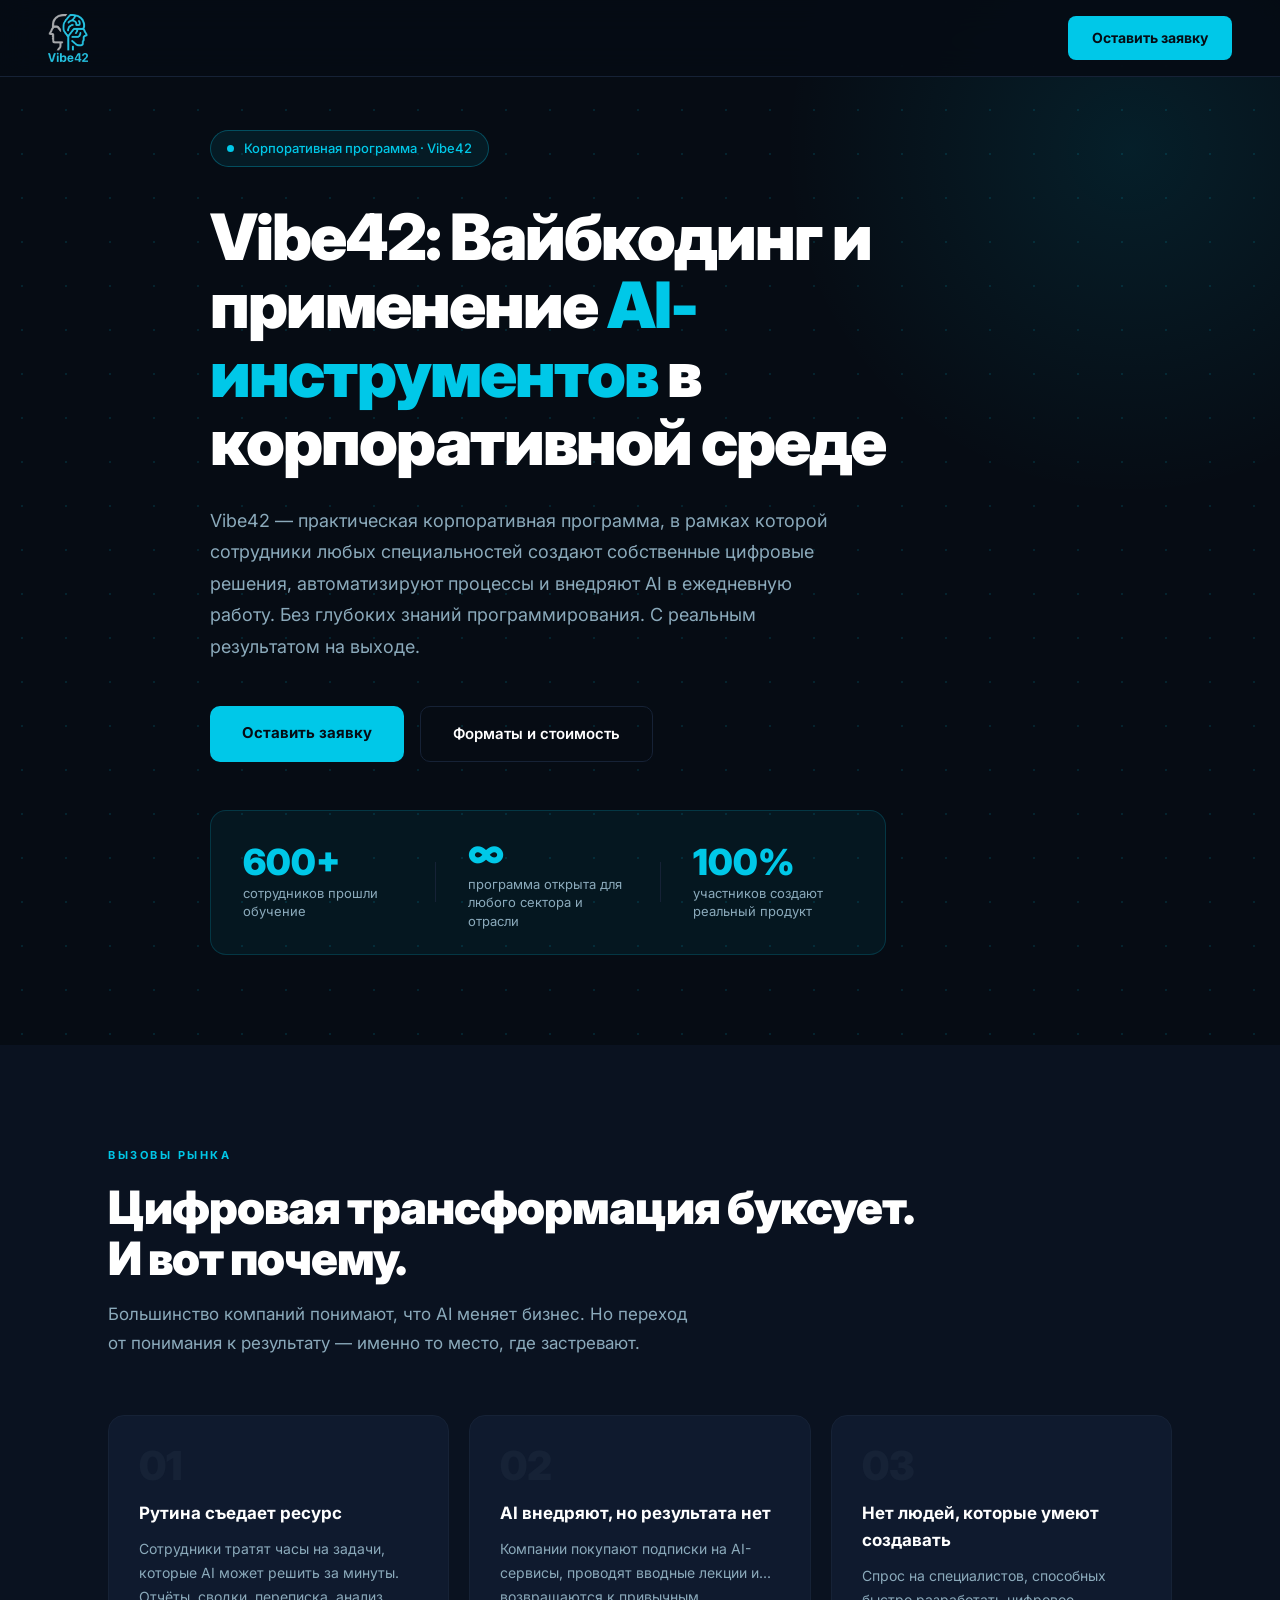
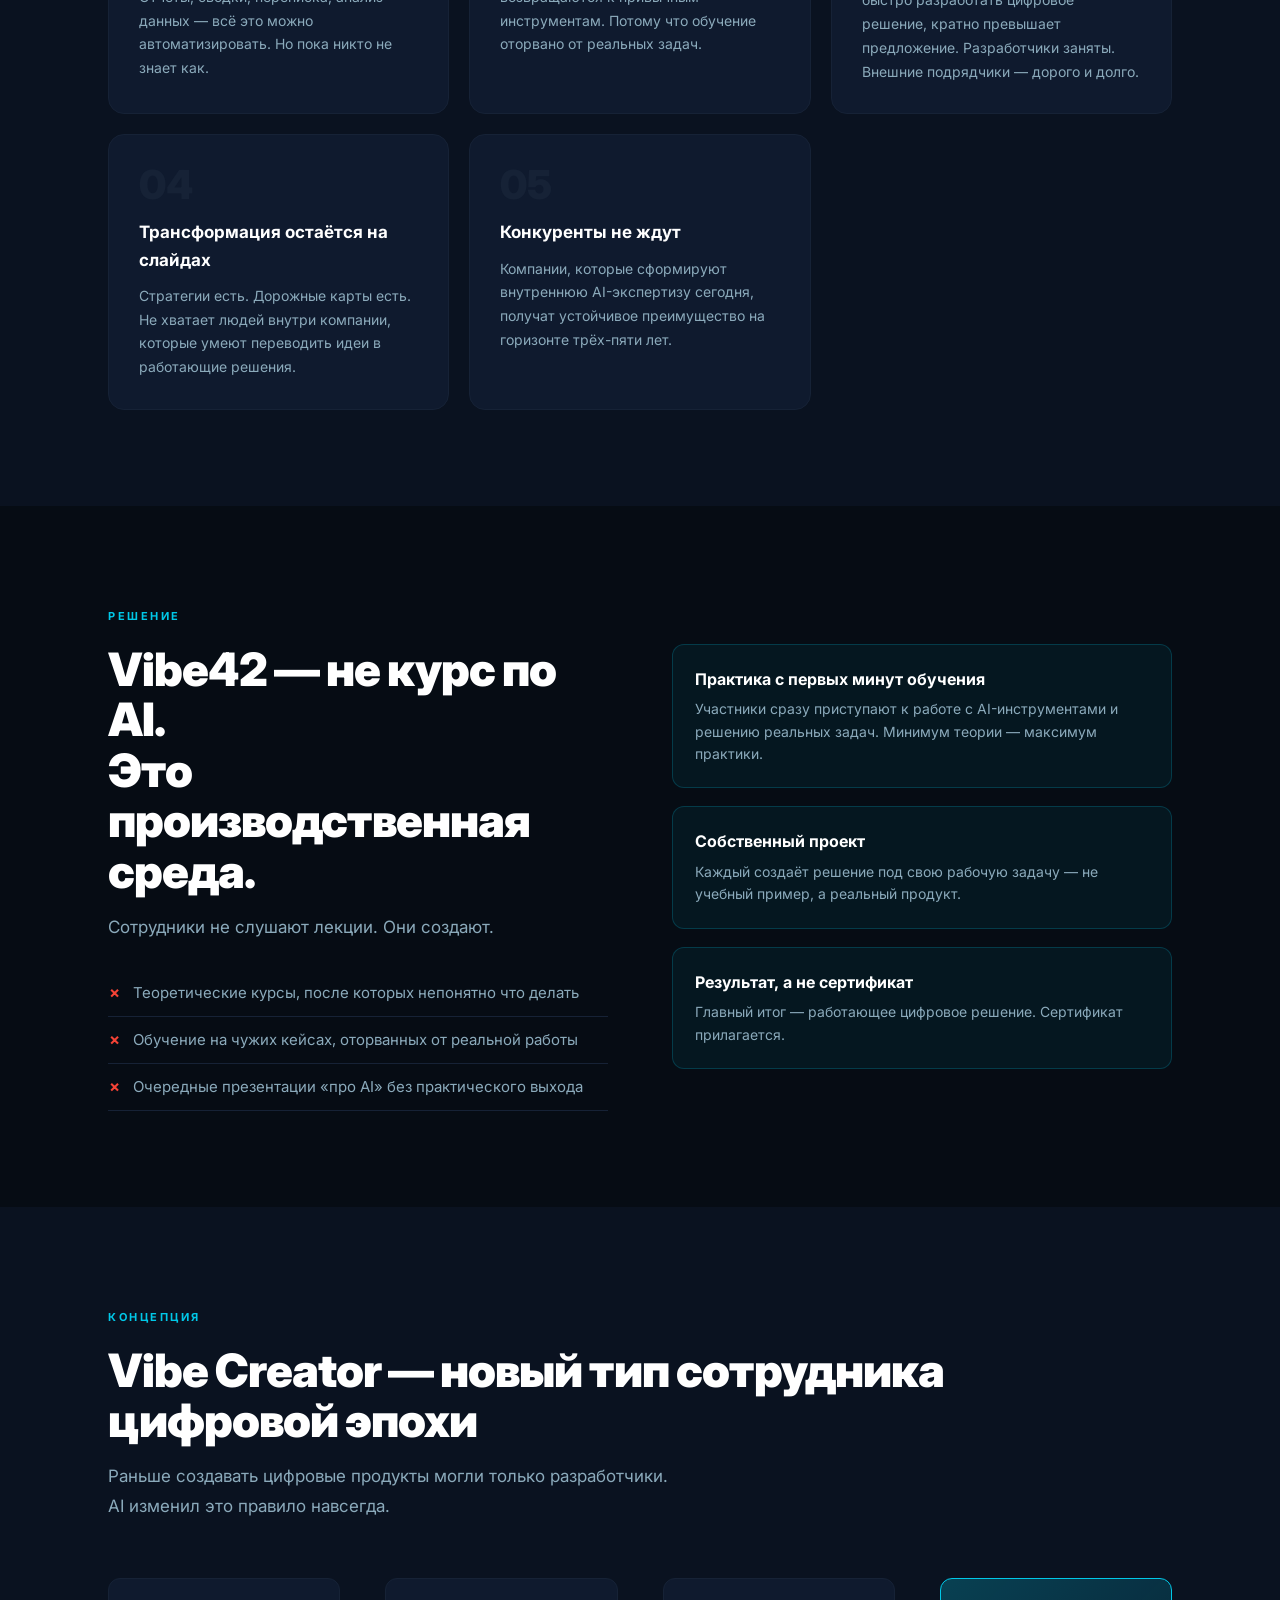
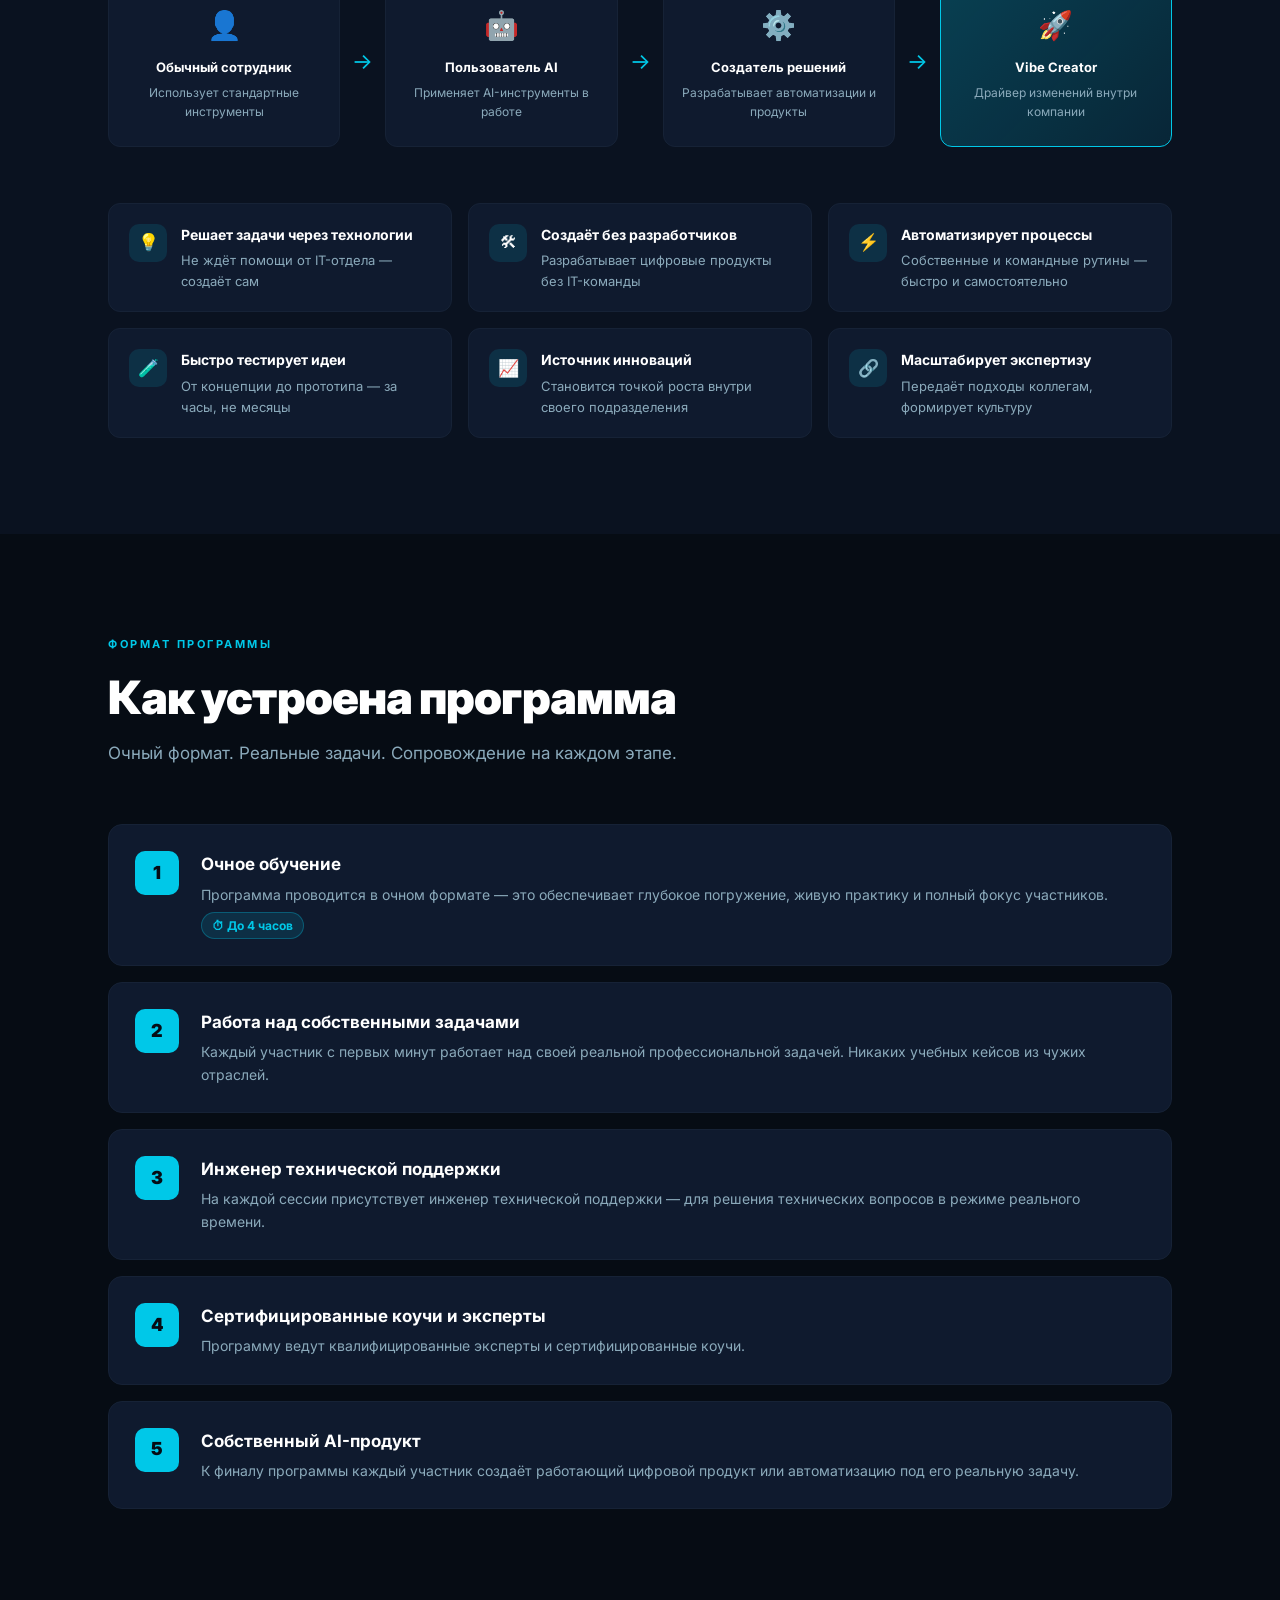
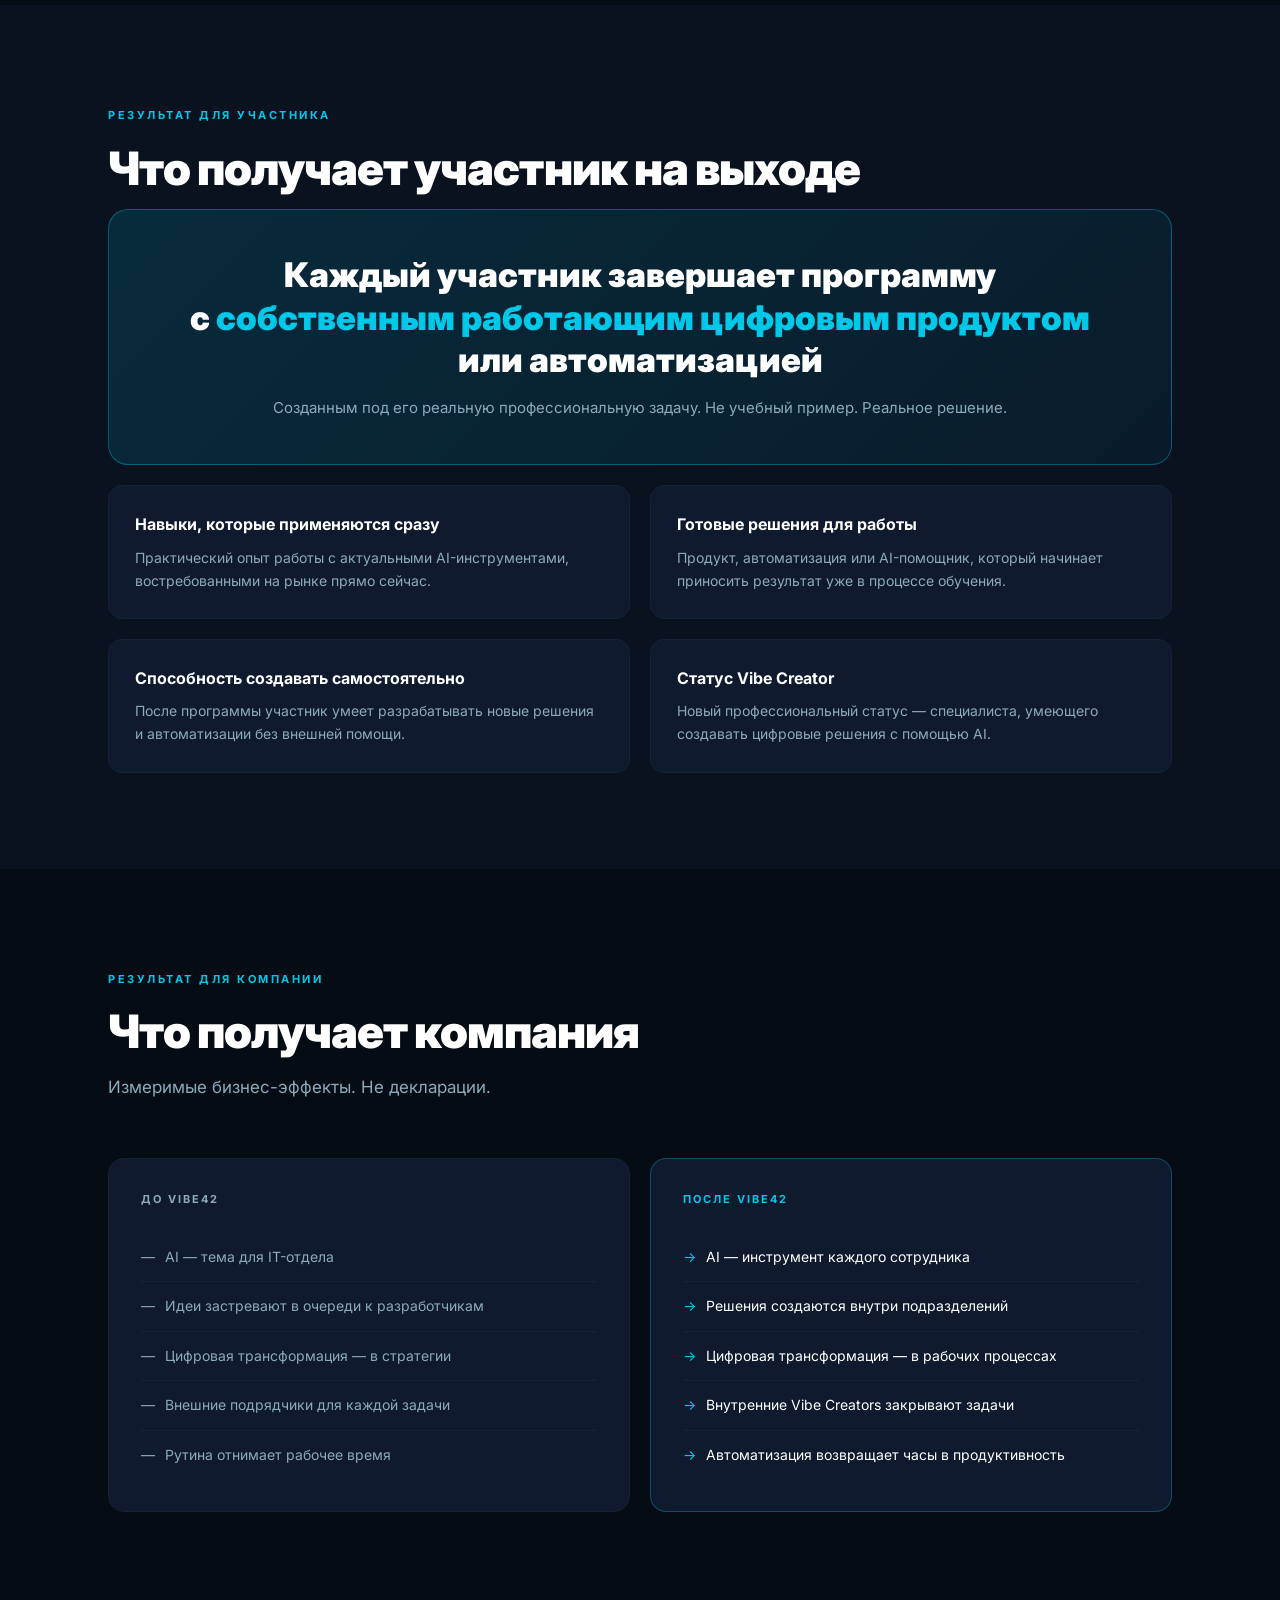
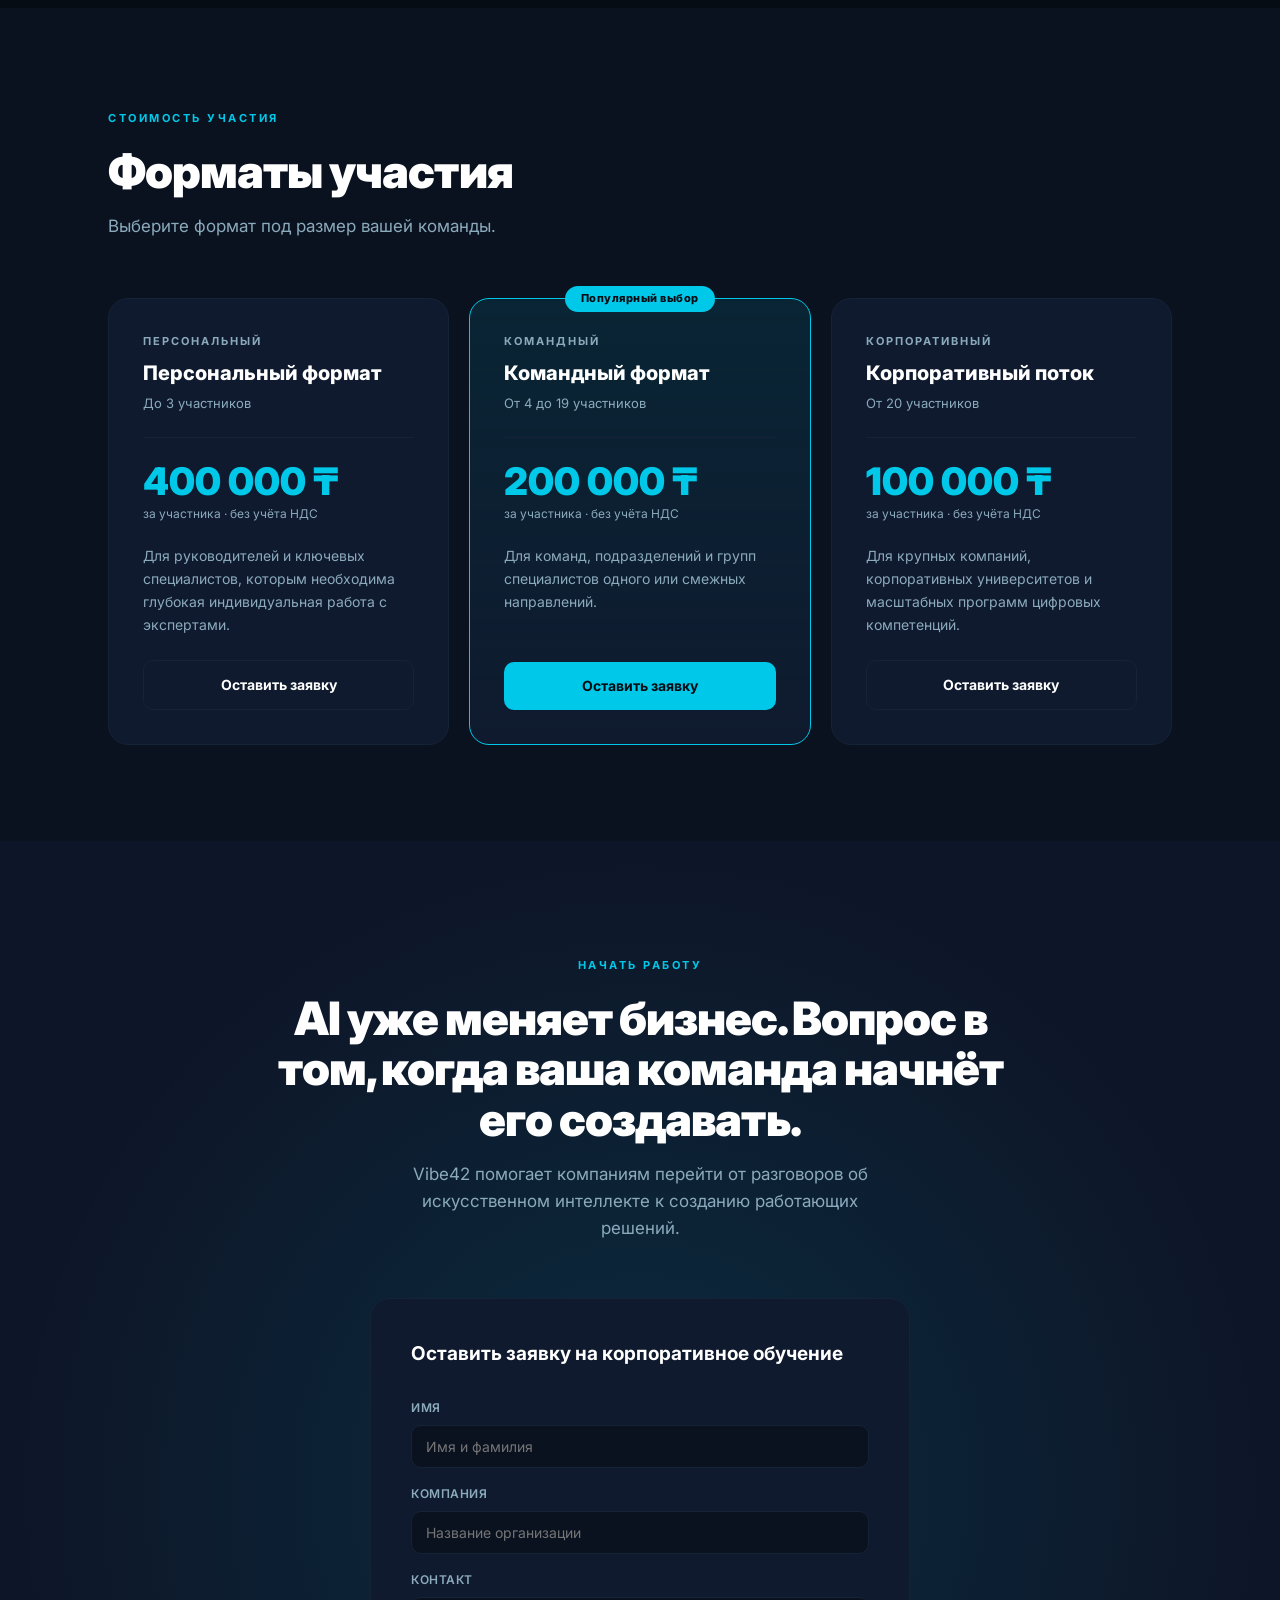
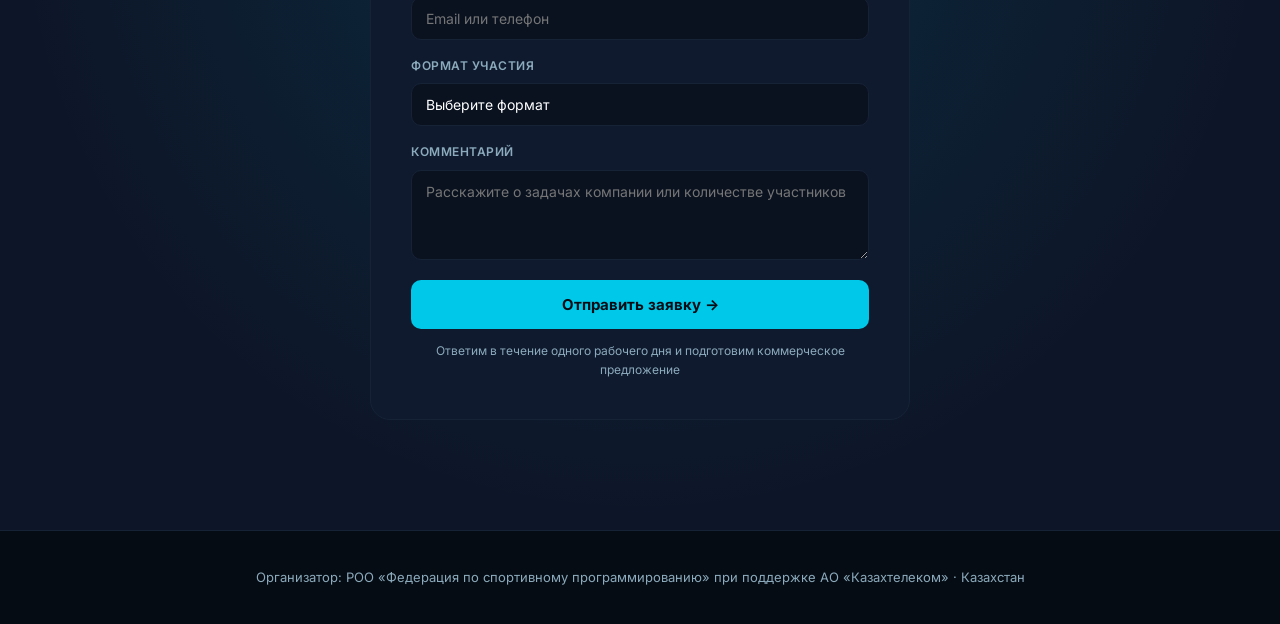
<file: vibe42-corporate.html>
<!DOCTYPE html>
<html lang="ru">
<head>
  <meta charset="UTF-8" />
  <meta name="viewport" content="width=device-width, initial-scale=1.0" />
  <title>Vibe42 — Корпоративная программа</title>
  <style>
    @import url('https://fonts.googleapis.com/css2?family=Inter:wght@300;400;500;600;700;800;900&display=swap');

    *, *::before, *::after { box-sizing: border-box; margin: 0; padding: 0; }

    :root {
      --bg:      #060C14;
      --bg2:     #0A1220;
      --bg3:     #0D1628;
      --card:    #0F1A2E;
      --border:  #162236;
      --accent:  #00C8E8;
      --accent2: #0099BB;
      --gray:    #546E7A;
      --text:    #FFFFFF;
      --muted:   #8BAABB;
    }

    html { scroll-behavior: smooth; }

    body {
      font-family: 'Inter', sans-serif;
      background: var(--bg);
      color: var(--text);
      line-height: 1.6;
      overflow-x: hidden;
    }

    /* ── NAV ── */
    nav {
      position: fixed; top: 0; left: 0; right: 0; z-index: 100;
      padding: 14px 48px;
      display: flex; align-items: center; justify-content: space-between;
      background: rgba(6,12,20,0.9);
      backdrop-filter: blur(16px);
      border-bottom: 1px solid var(--border);
    }
    .logo {
      display: flex; align-items: center; gap: 12px;
    }
    .logo img {
      height: 44px; width: auto;
    }
    .logo-fallback {
      font-size: 22px; font-weight: 900; letter-spacing: -0.5px;
      color: var(--accent);
    }
    .nav-cta {
      background: var(--accent); color: #060C14; border: none; cursor: pointer;
      padding: 11px 24px; border-radius: 8px; font-size: 14px; font-weight: 700;
      text-decoration: none; transition: opacity .2s; white-space: nowrap;
    }
    .nav-cta:hover { opacity: .85; }

    /* ── SECTION WRAPPERS ── */
    .wrap { max-width: 1160px; margin: 0 auto; padding: 0 48px; }
    section { padding: 96px 0; }
    .alt { background: var(--bg2); }
    .alt2 { background: var(--bg3); }

    /* ── LABELS & HEADINGS ── */
    .lbl {
      display: inline-block;
      font-size: 11px; font-weight: 700; letter-spacing: 2.5px; text-transform: uppercase;
      color: var(--accent); margin-bottom: 18px;
    }
    h2 {
      font-size: clamp(26px, 3.8vw, 46px);
      font-weight: 900; letter-spacing: -1px; line-height: 1.1; margin-bottom: 16px;
    }
    h2 em { font-style: normal; color: var(--accent); }
    .sec-sub {
      font-size: 17px; color: var(--muted); line-height: 1.75; max-width: 580px;
      margin-bottom: 56px;
    }

    /* ── HERO ── */
    #hero {
      min-height: 100vh;
      display: flex; align-items: center;
      padding: 130px 0 90px;
      position: relative; overflow: hidden;
    }
    .hero-dots {
      position: absolute; inset: 0; pointer-events: none;
      background-image: radial-gradient(circle, rgba(0,200,232,0.12) 1px, transparent 1px);
      background-size: 44px 44px;
    }
    .hero-glow {
      position: absolute; top: -200px; right: -200px;
      width: 700px; height: 700px; border-radius: 50%;
      background: radial-gradient(circle, rgba(0,200,232,0.10) 0%, transparent 70%);
      pointer-events: none;
    }
    .hero-inner { position: relative; }
    .hero-tag {
      display: inline-flex; align-items: center; gap: 10px;
      background: rgba(0,200,232,0.08); border: 1px solid rgba(0,200,232,0.3);
      padding: 7px 16px; border-radius: 100px;
      font-size: 13px; font-weight: 500; color: var(--accent);
      margin-bottom: 36px;
    }
    .hero-tag::before {
      content: ''; width: 7px; height: 7px; border-radius: 50%;
      background: var(--accent); animation: blink 2s infinite;
    }
    @keyframes blink { 0%,100%{opacity:1} 50%{opacity:.3} }

    h1 {
      font-size: clamp(32px, 5vw, 68px);
      font-weight: 900; line-height: 1.07; letter-spacing: -2px;
      margin-bottom: 28px; max-width: 860px;
    }
    h1 em { font-style: normal; color: var(--accent); }
    .hero-sub {
      font-size: clamp(15px, 1.8vw, 18px);
      color: var(--muted); max-width: 620px; line-height: 1.75; margin-bottom: 44px;
    }
    .hero-btns { display: flex; gap: 16px; flex-wrap: wrap; margin-bottom: 32px; }
    .btn-p {
      background: var(--accent); color: #060C14;
      padding: 15px 32px; border-radius: 10px; font-size: 15px; font-weight: 700;
      text-decoration: none; transition: transform .2s, box-shadow .2s; display: inline-block;
    }
    .btn-p:hover { transform: translateY(-2px); box-shadow: 0 8px 28px rgba(0,200,232,0.35); }
    .btn-s {
      background: transparent; color: var(--text); border: 1px solid var(--border);
      padding: 15px 32px; border-radius: 10px; font-size: 15px; font-weight: 600;
      text-decoration: none; transition: border-color .2s; display: inline-block;
    }
    .btn-s:hover { border-color: var(--accent); }
    .hero-note { font-size: 13px; color: var(--muted); }
    .hero-stats {
      display: flex; align-items: center; gap: 32px; flex-wrap: wrap;
      margin-top: 48px; padding: 24px 32px;
      background: rgba(0,200,232,0.06); border: 1px solid rgba(0,200,232,0.18);
      border-radius: 16px; width: fit-content;
    }
    .hstat { text-align: left; }
    .hstat-num { font-size: 36px; font-weight: 900; color: var(--accent); line-height: 1; margin-bottom: 4px; }
    .hstat-lbl { font-size: 13px; color: var(--muted); max-width: 160px; line-height: 1.4; }
    .hstat-div { width: 1px; height: 40px; background: var(--border); flex-shrink: 0; }

    /* ── PROBLEMS ── */
    .problems-grid {
      display: grid; grid-template-columns: repeat(auto-fit, minmax(300px, 1fr));
      gap: 20px;
    }
    .prob-card {
      background: var(--card); border: 1px solid var(--border);
      border-radius: 16px; padding: 30px;
      transition: border-color .25s;
    }
    .prob-card:hover { border-color: rgba(0,200,232,0.4); }
    .prob-num {
      font-size: 40px; font-weight: 900; color: var(--border);
      line-height: 1; margin-bottom: 14px;
    }
    .prob-card h3 { font-size: 17px; font-weight: 700; margin-bottom: 10px; }
    .prob-card p { font-size: 14px; color: var(--muted); line-height: 1.7; }

    /* ── SOLUTION ── */
    .sol-cols { display: grid; grid-template-columns: 1fr 1fr; gap: 64px; align-items: start; }
    .sol-nope p {
      color: var(--muted); font-size: 15px; padding: 11px 0;
      border-bottom: 1px solid var(--border);
      display: flex; gap: 12px; align-items: flex-start;
    }
    .sol-nope p::before { content: '✗'; color: #F44336; font-weight: 700; flex-shrink: 0; }
    .sol-nope { margin-bottom: 0; }
    .sol-pts { display: flex; flex-direction: column; gap: 18px; }
    .sol-pt {
      background: rgba(0,200,232,0.06); border: 1px solid rgba(0,200,232,0.2);
      border-radius: 12px; padding: 22px;
    }
    .sol-pt h4 { font-size: 16px; font-weight: 700; margin-bottom: 6px; }
    .sol-pt p { font-size: 14px; color: var(--muted); }

    /* ── VIBE CREATOR ── */
    .tf-flow {
      display: flex; align-items: stretch; gap: 0;
      margin: 52px 0; overflow-x: auto; padding-bottom: 4px;
    }
    .tf-step {
      flex: 1; min-width: 160px; text-align: center; padding: 24px 16px;
      background: var(--card); border: 1px solid var(--border); border-radius: 12px;
    }
    .tf-step.hi {
      background: linear-gradient(135deg, rgba(0,200,232,0.25), rgba(0,153,187,0.15));
      border-color: var(--accent);
    }
    .tf-step .ico { font-size: 28px; margin-bottom: 10px; }
    .tf-step h4 { font-size: 13px; font-weight: 700; margin-bottom: 5px; }
    .tf-step p { font-size: 12px; color: var(--muted); }
    .tf-arr {
      color: var(--accent); font-size: 22px; display: flex;
      align-items: center; padding: 0 12px; flex-shrink: 0;
    }
    .traits {
      display: grid; grid-template-columns: repeat(auto-fit, minmax(270px,1fr));
      gap: 16px;
    }
    .trait {
      display: flex; gap: 14px; align-items: flex-start;
      background: var(--card); border: 1px solid var(--border);
      border-radius: 12px; padding: 20px;
      transition: border-color .25s;
    }
    .trait:hover { border-color: rgba(0,200,232,0.35); }
    .t-ico {
      width: 38px; height: 38px; border-radius: 10px;
      background: rgba(0,200,232,0.12); display: flex; align-items: center;
      justify-content: center; font-size: 17px; flex-shrink: 0;
    }
    .trait h4 { font-size: 14px; font-weight: 700; margin-bottom: 4px; }
    .trait p { font-size: 13px; color: var(--muted); }

    /* ── FORMAT ── */
    .fmt-list { display: flex; flex-direction: column; gap: 16px; }
    .fmt-item {
      display: flex; gap: 22px; align-items: flex-start;
      background: var(--card); border: 1px solid var(--border);
      border-radius: 14px; padding: 26px;
      transition: border-color .25s;
    }
    .fmt-item:hover { border-color: rgba(0,200,232,0.35); }
    .fmt-num {
      width: 44px; height: 44px; border-radius: 10px;
      background: var(--accent); color: #060C14;
      display: flex; align-items: center; justify-content: center;
      font-size: 18px; font-weight: 900; flex-shrink: 0;
    }
    .fmt-item h3 { font-size: 17px; font-weight: 700; margin-bottom: 5px; }
    .fmt-item p { font-size: 14px; color: var(--muted); }
    .fmt-badge {
      display: inline-flex; align-items: center; gap: 6px;
      background: rgba(0,200,232,0.12); border: 1px solid rgba(0,200,232,0.3);
      color: var(--accent); font-size: 12px; font-weight: 700;
      padding: 3px 10px; border-radius: 100px; margin-top: 6px;
    }

    /* ── PARTICIPANT RESULTS ── */
    .res-wrap { display: grid; grid-template-columns: 1fr 1fr; gap: 20px; }
    .res-main {
      grid-column: 1 / -1;
      background: linear-gradient(135deg, rgba(0,200,232,0.14), rgba(0,153,187,0.07));
      border: 1px solid rgba(0,200,232,0.35);
      border-radius: 20px; padding: 44px; text-align: center;
    }
    .res-main .big {
      font-size: clamp(20px, 3vw, 34px); font-weight: 900; line-height: 1.25;
      margin-bottom: 14px;
    }
    .res-main .big em { font-style: normal; color: var(--accent); }
    .res-main .note { font-size: 15px; color: var(--muted); }
    .res-card {
      background: var(--card); border: 1px solid var(--border);
      border-radius: 14px; padding: 26px;
      transition: border-color .25s;
    }
    .res-card:hover { border-color: rgba(0,200,232,0.35); }
    .res-card h3 { font-size: 16px; font-weight: 700; margin-bottom: 8px; }
    .res-card p { font-size: 14px; color: var(--muted); line-height: 1.65; }

    /* ── COMPANY RESULTS ── */
    .ba-wrap { display: grid; grid-template-columns: 1fr 1fr; gap: 20px; }
    .ba-col {
      background: var(--card); border: 1px solid var(--border);
      border-radius: 16px; padding: 32px;
    }
    .ba-col.after { border-color: rgba(0,200,232,0.3); }
    .ba-lbl {
      font-size: 11px; font-weight: 700; letter-spacing: 2px; text-transform: uppercase;
      color: var(--muted); margin-bottom: 24px;
    }
    .ba-col.after .ba-lbl { color: var(--accent); }
    .ba-row {
      padding: 13px 0; border-bottom: 1px solid var(--border);
      font-size: 14px; display: flex; gap: 10px; align-items: flex-start; color: var(--muted);
    }
    .ba-row::before { content: '—'; flex-shrink: 0; }
    .ba-col.after .ba-row { color: var(--text); }
    .ba-col.after .ba-row::before { content: '→'; color: var(--accent); }
    .ba-row:last-child { border-bottom: none; }

    /* ── PRICING ── */
    .price-grid {
      display: grid; grid-template-columns: repeat(3,1fr);
      gap: 20px;
    }
    .price-card {
      background: var(--card); border: 1px solid var(--border);
      border-radius: 20px; padding: 34px;
      display: flex; flex-direction: column;
      transition: transform .25s, box-shadow .25s;
      position: relative;
    }
    .price-card:hover { transform: translateY(-4px); box-shadow: 0 18px 50px rgba(0,0,0,0.5); }
    .price-card.pop {
      border-color: var(--accent);
      background: linear-gradient(180deg, rgba(0,200,232,0.10), var(--card));
    }
    .pop-badge {
      position: absolute; top: -13px; left: 50%; transform: translateX(-50%);
      background: var(--accent); color: #060C14;
      font-size: 11px; font-weight: 800; padding: 4px 16px; border-radius: 100px;
      white-space: nowrap; letter-spacing: .5px;
    }
    .p-tier { font-size: 11px; font-weight: 700; letter-spacing: 2px; text-transform: uppercase; color: var(--muted); margin-bottom: 6px; }
    .p-name { font-size: 20px; font-weight: 800; margin-bottom: 4px; }
    .p-range { font-size: 13px; color: var(--muted); margin-bottom: 24px; padding-bottom: 24px; border-bottom: 1px solid var(--border); }
    .p-price { font-size: 38px; font-weight: 900; line-height: 1; margin-bottom: 4px; color: var(--accent); }
    .p-unit { font-size: 12px; color: var(--muted); margin-bottom: 20px; }
    .p-desc { font-size: 14px; color: var(--muted); line-height: 1.65; flex: 1; }
    .p-cta {
      display: block; text-align: center;
      padding: 13px; border-radius: 10px; font-weight: 700; font-size: 14px;
      text-decoration: none; margin-top: 24px; transition: opacity .2s;
      background: var(--accent); color: #060C14;
    }
    .p-cta:hover { opacity: .85; }
    .price-card:not(.pop) .p-cta {
      background: transparent; border: 1px solid var(--border); color: var(--text);
    }
    .price-card:not(.pop) .p-cta:hover { border-color: var(--accent); }

    /* ── ORGANIZER ── */
    .org-box {
      display: flex; gap: 40px; align-items: center;
      background: var(--card); border: 1px solid var(--border);
      border-radius: 20px; padding: 44px;
    }
    .org-ico {
      width: 72px; height: 72px; border-radius: 16px; flex-shrink: 0;
      background: linear-gradient(135deg, var(--accent), var(--accent2));
      display: flex; align-items: center; justify-content: center;
      font-size: 28px; font-weight: 900; color: #060C14;
    }
    .org-box h3 { font-size: 20px; font-weight: 800; margin-bottom: 10px; }
    .org-box p { font-size: 15px; color: var(--muted); line-height: 1.7; }

    /* ── FINAL ── */
    #final {
      text-align: center; padding: 110px 0;
      background: var(--bg3); position: relative; overflow: hidden;
    }
    #final::before {
      content: ''; position: absolute; inset: 0; pointer-events: none;
      background: radial-gradient(ellipse 70% 70% at 50% 50%, rgba(0,200,232,0.12) 0%, transparent 70%);
    }
    #final .wrap { position: relative; }
    #final h2 { max-width: 760px; margin-left: auto; margin-right: auto; margin-bottom: 16px; }
    .fin-sub { font-size: 17px; color: var(--muted); margin-bottom: 56px; max-width: 500px; margin-left: auto; margin-right: auto; }

    .form-box {
      max-width: 540px; margin: 0 auto;
      background: var(--card); border: 1px solid var(--border);
      border-radius: 20px; padding: 40px; text-align: left;
    }
    .form-box h3 { font-size: 19px; font-weight: 700; margin-bottom: 28px; }
    .f-row { display: flex; flex-direction: column; gap: 8px; margin-bottom: 16px; }
    .f-row label { font-size: 12px; font-weight: 600; color: var(--muted); letter-spacing: .5px; }
    .f-row input, .f-row select, .f-row textarea {
      background: var(--bg2); border: 1px solid var(--border);
      color: var(--text); padding: 12px 14px; border-radius: 10px;
      font-size: 14px; font-family: inherit; outline: none;
      transition: border-color .2s;
    }
    .f-row input:focus, .f-row select:focus, .f-row textarea:focus { border-color: var(--accent); }
    .f-row textarea { min-height: 90px; resize: vertical; }
    .f-row select { cursor: pointer; appearance: none; }
    .f-submit {
      width: 100%; background: var(--accent); color: #060C14;
      border: none; padding: 15px; border-radius: 10px;
      font-size: 15px; font-weight: 700; cursor: pointer; font-family: inherit;
      transition: opacity .2s; margin-top: 4px;
    }
    .f-submit:hover { opacity: .85; }
    .f-note { font-size: 12px; color: var(--muted); margin-top: 12px; text-align: center; }

    /* ── FOOTER ── */
    footer {
      text-align: center; padding: 36px 48px;
      border-top: 1px solid var(--border);
      font-size: 13px; color: var(--muted);
    }
    footer strong { color: var(--text); }

    /* ── RESPONSIVE ── */
    @media (max-width: 900px) {
      nav { padding: 14px 20px; }
      .wrap { padding: 0 20px; }
      .sol-cols, .res-wrap, .ba-wrap, .org-box { grid-template-columns: 1fr; gap: 20px; }
      .res-main { grid-column: 1; }
      .price-grid { grid-template-columns: 1fr; }
      .tf-flow { flex-direction: column; }
      .tf-arr { transform: rotate(90deg); justify-content: center; }
    }
  </style>
</head>
<body>

<!-- NAV -->
<nav>
  <div class="logo">
    <img src="vibe42-logo.png" alt="Vibe42" style="height:48px; width:auto;" />
  </div>
  <a href="#final" class="nav-cta">Оставить заявку</a>
</nav>

<!-- HERO -->
<section id="hero">
  <div class="hero-dots"></div>
  <div class="hero-glow"></div>
  <div class="wrap hero-inner">
    <div class="hero-tag">Корпоративная программа · Vibe42</div>
    <h1>Vibe42: Вайбкодинг и применение <em>AI-инструментов</em> в корпоративной среде</h1>
    <p class="hero-sub">Vibe42 — практическая корпоративная программа, в рамках которой сотрудники любых специальностей создают собственные цифровые решения, автоматизируют процессы и внедряют AI в ежедневную работу. Без глубоких знаний программирования. С реальным результатом на выходе.</p>
    <div class="hero-btns">
      <a href="#final" class="btn-p">Оставить заявку</a>
      <a href="#pricing" class="btn-s">Форматы и стоимость</a>
    </div>
    <div class="hero-stats">
      <div class="hstat">
        <div class="hstat-num">600+</div>
        <div class="hstat-lbl">сотрудников прошли обучение</div>
      </div>
      <div class="hstat-div"></div>
      <div class="hstat">
        <div class="hstat-num">∞</div>
        <div class="hstat-lbl">программа открыта для любого сектора и отрасли</div>
      </div>
      <div class="hstat-div"></div>
      <div class="hstat">
        <div class="hstat-num">100%</div>
        <div class="hstat-lbl">участников создают реальный продукт</div>
      </div>
    </div>
  </div>
</section>

<!-- PROBLEMS -->
<section class="alt">
  <div class="wrap">
    <div class="lbl">Вызовы рынка</div>
    <h2>Цифровая трансформация буксует.<br/>И вот почему.</h2>
    <p class="sec-sub">Большинство компаний понимают, что AI меняет бизнес. Но переход от понимания к результату — именно то место, где застревают.</p>
    <div class="problems-grid">
      <div class="prob-card">
        <div class="prob-num">01</div>
        <h3>Рутина съедает ресурс</h3>
        <p>Сотрудники тратят часы на задачи, которые AI может решить за минуты. Отчёты, сводки, переписка, анализ данных — всё это можно автоматизировать. Но пока никто не знает как.</p>
      </div>
      <div class="prob-card">
        <div class="prob-num">02</div>
        <h3>AI внедряют, но результата нет</h3>
        <p>Компании покупают подписки на AI-сервисы, проводят вводные лекции и... возвращаются к привычным инструментам. Потому что обучение оторвано от реальных задач.</p>
      </div>
      <div class="prob-card">
        <div class="prob-num">03</div>
        <h3>Нет людей, которые умеют создавать</h3>
        <p>Спрос на специалистов, способных быстро разработать цифровое решение, кратно превышает предложение. Разработчики заняты. Внешние подрядчики — дорого и долго.</p>
      </div>
      <div class="prob-card">
        <div class="prob-num">04</div>
        <h3>Трансформация остаётся на слайдах</h3>
        <p>Стратегии есть. Дорожные карты есть. Не хватает людей внутри компании, которые умеют переводить идеи в работающие решения.</p>
      </div>
      <div class="prob-card">
        <div class="prob-num">05</div>
        <h3>Конкуренты не ждут</h3>
        <p>Компании, которые сформируют внутреннюю AI-экспертизу сегодня, получат устойчивое преимущество на горизонте трёх-пяти лет.</p>
      </div>
    </div>
  </div>
</section>

<!-- SOLUTION -->
<section>
  <div class="wrap">
    <div class="lbl">Решение</div>
    <div class="sol-cols">
      <div>
        <h2>Vibe42 — не курс по AI.<br/>Это производственная среда.</h2>
        <p class="sec-sub" style="margin-bottom:28px;">Сотрудники не слушают лекции. Они создают.</p>
        <div class="sol-nope">
          <p>Теоретические курсы, после которых непонятно что делать</p>
          <p>Обучение на чужих кейсах, оторванных от реальной работы</p>
          <p>Очередные презентации «про AI» без практического выхода</p>
        </div>
      </div>
      <div class="sol-pts">
        <div class="sol-pt">
          <h4>Практика с первых минут обучения</h4>
          <p>Участники сразу приступают к работе с AI-инструментами и решению реальных задач. Минимум теории — максимум практики.</p>
        </div>
        <div class="sol-pt">
          <h4>Собственный проект</h4>
          <p>Каждый создаёт решение под свою рабочую задачу — не учебный пример, а реальный продукт.</p>
        </div>
        <div class="sol-pt">
          <h4>Результат, а не сертификат</h4>
          <p>Главный итог — работающее цифровое решение. Сертификат прилагается.</p>
        </div>
      </div>
    </div>
  </div>
</section>

<!-- VIBE CREATOR -->
<section class="alt">
  <div class="wrap">
    <div class="lbl">Концепция</div>
    <h2>Vibe Creator — новый тип сотрудника<br/>цифровой эпохи</h2>
    <p class="sec-sub">Раньше создавать цифровые продукты могли только разработчики. AI изменил это правило навсегда.</p>

    <div class="tf-flow">
      <div class="tf-step">
        <div class="ico">👤</div>
        <h4>Обычный сотрудник</h4>
        <p>Использует стандартные инструменты</p>
      </div>
      <div class="tf-arr">→</div>
      <div class="tf-step">
        <div class="ico">🤖</div>
        <h4>Пользователь AI</h4>
        <p>Применяет AI-инструменты в работе</p>
      </div>
      <div class="tf-arr">→</div>
      <div class="tf-step">
        <div class="ico">⚙️</div>
        <h4>Создатель решений</h4>
        <p>Разрабатывает автоматизации и продукты</p>
      </div>
      <div class="tf-arr">→</div>
      <div class="tf-step hi">
        <div class="ico">🚀</div>
        <h4>Vibe Creator</h4>
        <p>Драйвер изменений внутри компании</p>
      </div>
    </div>

    <div class="traits">
      <div class="trait"><div class="t-ico">💡</div><div><h4>Решает задачи через технологии</h4><p>Не ждёт помощи от IT-отдела — создаёт сам</p></div></div>
      <div class="trait"><div class="t-ico">🛠</div><div><h4>Создаёт без разработчиков</h4><p>Разрабатывает цифровые продукты без IT-команды</p></div></div>
      <div class="trait"><div class="t-ico">⚡</div><div><h4>Автоматизирует процессы</h4><p>Собственные и командные рутины — быстро и самостоятельно</p></div></div>
      <div class="trait"><div class="t-ico">🧪</div><div><h4>Быстро тестирует идеи</h4><p>От концепции до прототипа — за часы, не месяцы</p></div></div>
      <div class="trait"><div class="t-ico">📈</div><div><h4>Источник инноваций</h4><p>Становится точкой роста внутри своего подразделения</p></div></div>
      <div class="trait"><div class="t-ico">🔗</div><div><h4>Масштабирует экспертизу</h4><p>Передаёт подходы коллегам, формирует культуру</p></div></div>
    </div>
  </div>
</section>

<!-- FORMAT -->
<section>
  <div class="wrap">
    <div class="lbl">Формат программы</div>
    <h2>Как устроена программа</h2>
    <p class="sec-sub">Очный формат. Реальные задачи. Сопровождение на каждом этапе.</p>
    <div class="fmt-list">
      <div class="fmt-item">
        <div class="fmt-num">1</div>
        <div>
          <h3>Очное обучение</h3>
          <p>Программа проводится в очном формате — это обеспечивает глубокое погружение, живую практику и полный фокус участников.</p>
          <span class="fmt-badge">⏱ До 4 часов</span>
        </div>
      </div>
      <div class="fmt-item">
        <div class="fmt-num">2</div>
        <div>
          <h3>Работа над собственными задачами</h3>
          <p>Каждый участник с первых минут работает над своей реальной профессиональной задачей. Никаких учебных кейсов из чужих отраслей.</p>
        </div>
      </div>
      <div class="fmt-item">
        <div class="fmt-num">3</div>
        <div>
          <h3>Инженер технической поддержки</h3>
          <p>На каждой сессии присутствует инженер технической поддержки — для решения технических вопросов в режиме реального времени.</p>
        </div>
      </div>
      <div class="fmt-item">
        <div class="fmt-num">4</div>
        <div>
          <h3>Сертифицированные коучи и эксперты</h3>
          <p>Программу ведут квалифицированные эксперты и сертифицированные коучи.</p>
        </div>
      </div>
      <div class="fmt-item">
        <div class="fmt-num">5</div>
        <div>
          <h3>Собственный AI-продукт</h3>
          <p>К финалу программы каждый участник создаёт работающий цифровой продукт или автоматизацию под его реальную задачу.</p>
        </div>
      </div>
    </div>
  </div>
</section>

<!-- PARTICIPANT RESULTS -->
<section class="alt">
  <div class="wrap">
    <div class="lbl">Результат для участника</div>
    <h2>Что получает участник на выходе</h2>
    <div class="res-wrap">
      <div class="res-main">
        <div class="big">Каждый участник завершает программу<br/>с <em>собственным работающим цифровым продуктом</em><br/>или автоматизацией</div>
        <p class="note">Созданным под его реальную профессиональную задачу. Не учебный пример. Реальное решение.</p>
      </div>
      <div class="res-card">
        <h3>Навыки, которые применяются сразу</h3>
        <p>Практический опыт работы с актуальными AI-инструментами, востребованными на рынке прямо сейчас.</p>
      </div>
      <div class="res-card">
        <h3>Готовые решения для работы</h3>
        <p>Продукт, автоматизация или AI-помощник, который начинает приносить результат уже в процессе обучения.</p>
      </div>
      <div class="res-card">
        <h3>Способность создавать самостоятельно</h3>
        <p>После программы участник умеет разрабатывать новые решения и автоматизации без внешней помощи.</p>
      </div>
      <div class="res-card">
        <h3>Статус Vibe Creator</h3>
        <p>Новый профессиональный статус — специалиста, умеющего создавать цифровые решения с помощью AI.</p>
      </div>
    </div>
  </div>
</section>

<!-- COMPANY RESULTS -->
<section>
  <div class="wrap">
    <div class="lbl">Результат для компании</div>
    <h2>Что получает компания</h2>
    <p class="sec-sub">Измеримые бизнес-эффекты. Не декларации.</p>
    <div class="ba-wrap">
      <div class="ba-col">
        <div class="ba-lbl">До Vibe42</div>
        <div class="ba-row">AI — тема для IT-отдела</div>
        <div class="ba-row">Идеи застревают в очереди к разработчикам</div>
        <div class="ba-row">Цифровая трансформация — в стратегии</div>
        <div class="ba-row">Внешние подрядчики для каждой задачи</div>
        <div class="ba-row">Рутина отнимает рабочее время</div>
      </div>
      <div class="ba-col after">
        <div class="ba-lbl">После Vibe42</div>
        <div class="ba-row">AI — инструмент каждого сотрудника</div>
        <div class="ba-row">Решения создаются внутри подразделений</div>
        <div class="ba-row">Цифровая трансформация — в рабочих процессах</div>
        <div class="ba-row">Внутренние Vibe Creators закрывают задачи</div>
        <div class="ba-row">Автоматизация возвращает часы в продуктивность</div>
      </div>
    </div>
  </div>
</section>

<!-- PRICING -->
<section class="alt" id="pricing">
  <div class="wrap">
    <div class="lbl">Стоимость участия</div>
    <h2>Форматы участия</h2>
    <p class="sec-sub">Выберите формат под размер вашей команды.</p>
    <div class="price-grid">

      <div class="price-card">
        <div class="p-tier">Персональный</div>
        <div class="p-name">Персональный формат</div>
        <div class="p-range">До 3 участников</div>
        <div class="p-price">400 000 ₸</div>
        <div class="p-unit">за участника · без учёта НДС</div>
        <p class="p-desc">Для руководителей и ключевых специалистов, которым необходима глубокая индивидуальная работа с экспертами.</p>
        <a href="#final" class="p-cta">Оставить заявку</a>
      </div>

      <div class="price-card pop">
        <div class="pop-badge">Популярный выбор</div>
        <div class="p-tier">Командный</div>
        <div class="p-name">Командный формат</div>
        <div class="p-range">От 4 до 19 участников</div>
        <div class="p-price">200 000 ₸</div>
        <div class="p-unit">за участника · без учёта НДС</div>
        <p class="p-desc">Для команд, подразделений и групп специалистов одного или смежных направлений.</p>
        <a href="#final" class="p-cta">Оставить заявку</a>
      </div>

      <div class="price-card">
        <div class="p-tier">Корпоративный</div>
        <div class="p-name">Корпоративный поток</div>
        <div class="p-range">От 20 участников</div>
        <div class="p-price">100 000 ₸</div>
        <div class="p-unit">за участника · без учёта НДС</div>
        <p class="p-desc">Для крупных компаний, корпоративных университетов и масштабных программ цифровых компетенций.</p>
        <a href="#final" class="p-cta">Оставить заявку</a>
      </div>

    </div>
  </div>
</section>


<!-- FINAL -->
<div id="final">
  <div class="wrap">
    <div class="lbl">Начать работу</div>
    <h2>AI уже меняет бизнес. Вопрос в том, когда ваша команда начнёт его создавать.</h2>
    <p class="fin-sub">Vibe42 помогает компаниям перейти от разговоров об искусственном интеллекте к созданию работающих решений.</p>

    <div class="form-box">
      <h3>Оставить заявку на корпоративное обучение</h3>
      <div class="f-row">
        <label>ИМЯ</label>
        <input type="text" placeholder="Имя и фамилия" />
      </div>
      <div class="f-row">
        <label>КОМПАНИЯ</label>
        <input type="text" placeholder="Название организации" />
      </div>
      <div class="f-row">
        <label>КОНТАКТ</label>
        <input type="text" placeholder="Email или телефон" />
      </div>
      <div class="f-row">
        <label>ФОРМАТ УЧАСТИЯ</label>
        <select>
          <option value="">Выберите формат</option>
          <option>Персональный (до 3 человек) — 400 000 ₸</option>
          <option>Командный (4–19 человек) — 200 000 ₸</option>
          <option>Корпоративный поток (20+) — 100 000 ₸</option>
        </select>
      </div>
      <div class="f-row">
        <label>КОММЕНТАРИЙ</label>
        <textarea placeholder="Расскажите о задачах компании или количестве участников"></textarea>
      </div>
      <button class="f-submit" onclick="sendWhatsApp()">Отправить заявку →</button>
      <p class="f-note">Ответим в течение одного рабочего дня и подготовим коммерческое предложение</p>
    </div>
  </div>
</div>

<!-- FOOTER -->
<footer>
  Организатор: РОО «Федерация по спортивному программированию» при поддержке АО «Казахтелеком» · Казахстан
</footer>

<script>
function sendWhatsApp() {
  const name = document.querySelectorAll('.f-row input')[0].value.trim();
  const company = document.querySelectorAll('.f-row input')[1].value.trim();
  const contact = document.querySelectorAll('.f-row input')[2].value.trim();
  const format = document.querySelector('.f-row select').value;
  const comment = document.querySelector('.f-row textarea').value.trim();

  if (!name || !company || !contact) {
    alert('Пожалуйста, заполните имя, компанию и контакт.');
    return;
  }

  const msg = `Заявка на корпоративное обучение Vibe42

👤 Имя: ${name}
🏢 Компания: ${company}
📞 Контакт: ${contact}
📋 Формат: ${format || 'не указан'}
💬 Комментарий: ${comment || '—'}`;

  const url = `https://wa.me/87054192399?text=${encodeURIComponent(msg)}`;
  window.open(url, '_blank');
}
</script>
</body>
</html>
</file>
<file: styles.css>
*, *::before, *::after {
  box-sizing: border-box;
  margin: 0;
  padding: 0;
}

:root {
  --accent: #7c3aed;
  --accent-light: #ede9fe;
  --text: #111;
  --muted: #666;
  --border: #e5e5e5;
  --bg: #fff;
  --bg-gray: #f7f7f8;
  --hero-bg: #0a0a0a;
  --radius: 12px;
}

html {
  scroll-behavior: smooth;
}

body {
  font-family: 'Inter', -apple-system, BlinkMacSystemFont, "Segoe UI", sans-serif;
  font-size: 1rem;
  line-height: 1.7;
  color: var(--text);
  background: var(--bg);
}

/* ── Navigation ── */

.nav {
  position: fixed;
  top: 0;
  left: 0;
  right: 0;
  z-index: 100;
  background: rgba(10, 10, 10, 0.85);
  backdrop-filter: blur(12px);
  -webkit-backdrop-filter: blur(12px);
  border-bottom: 1px solid rgba(255,255,255,0.07);
}

.nav-inner {
  max-width: 1000px;
  margin: 0 auto;
  padding: 0 1.5rem;
  height: 60px;
  display: flex;
  align-items: center;
  justify-content: space-between;
}

/* ── Logo ── */

.logo {
  font-size: 1.25rem;
  font-weight: 800;
  color: #fff;
  letter-spacing: -0.03em;
}

.logo-accent {
  color: var(--accent);
}

/* ── Buttons ── */

.btn {
  display: inline-block;
  font-family: inherit;
  font-weight: 600;
  text-decoration: none;
  cursor: pointer;
  border: none;
  transition: opacity 0.2s, transform 0.15s;
}

.btn:hover {
  opacity: 0.88;
  transform: translateY(-1px);
}

.btn-nav {
  font-size: 0.85rem;
  padding: 0.5rem 1.1rem;
  border-radius: 6px;
  background: var(--accent);
  color: #fff;
}

.btn-hero {
  font-size: 1.05rem;
  padding: 0.85rem 2.2rem;
  border-radius: 8px;
  background: var(--accent);
  color: #fff;
}

.btn-form {
  width: 100%;
  font-size: 1rem;
  padding: 0.9rem;
  border-radius: 8px;
  background: var(--accent);
  color: #fff;
}

/* ── Hero ── */

.hero {
  background: var(--hero-bg);
  min-height: 100vh;
  display: flex;
  align-items: center;
  padding: 100px 1.5rem 60px;
}

.hero-inner {
  max-width: 700px;
  margin: 0 auto;
  text-align: center;
}

.hero-title {
  font-size: clamp(5rem, 18vw, 11rem);
  font-weight: 900;
  color: #fff;
  letter-spacing: -0.05em;
  line-height: 0.9;
  margin-bottom: 1rem;
}

.hero-title span {
  color: var(--accent);
}

.hero-badge {
  display: inline-block;
  padding: 0.35rem 1rem;
  border-radius: 100px;
  background: rgba(124, 58, 237, 0.2);
  color: #c4b5fd;
  font-size: 0.85rem;
  font-weight: 600;
  letter-spacing: 0.05em;
  text-transform: uppercase;
  margin-bottom: 1.5rem;
}

.hero h1 {
  font-size: clamp(1.6rem, 4vw, 2.6rem);
  font-weight: 700;
  color: rgba(255,255,255,0.9);
  line-height: 1.2;
  letter-spacing: -0.02em;
  margin-bottom: 1.25rem;
}

.hero-sub {
  font-size: 1.1rem;
  color: rgba(255,255,255,0.6);
  max-width: 540px;
  margin: 0 auto 2rem;
}

.hero-stats {
  display: flex;
  align-items: center;
  justify-content: center;
  gap: 2rem;
  margin-top: 3rem;
  padding-top: 2rem;
  border-top: 1px solid rgba(255,255,255,0.1);
}

.stat {
  display: flex;
  flex-direction: column;
  align-items: center;
  gap: 0.2rem;
}

.stat-num {
  font-size: 1.6rem;
  font-weight: 800;
  color: #fff;
  line-height: 1;
}

.stat-label {
  font-size: 0.8rem;
  color: rgba(255,255,255,0.45);
  text-align: center;
}

.stat-divider {
  width: 1px;
  height: 36px;
  background: rgba(255,255,255,0.15);
}

/* ── Sections ── */

.section {
  padding: 5rem 1.5rem;
}

.section-gray {
  background: var(--bg-gray);
}

.container {
  max-width: 1000px;
  margin: 0 auto;
}

.container-narrow {
  max-width: 560px;
}

.section-title {
  font-size: clamp(1.5rem, 3vw, 2rem);
  font-weight: 800;
  letter-spacing: -0.02em;
  margin-bottom: 0.5rem;
  text-align: center;
}

.section-sub {
  text-align: center;
  color: var(--muted);
  margin-bottom: 2.5rem;
  max-width: 480px;
  margin-left: auto;
  margin-right: auto;
}

/* ── Dark idea section ── */

.section-dark {
  background: #111;
}

.idea-grid {
  display: grid;
  grid-template-columns: repeat(auto-fit, minmax(240px, 1fr));
  gap: 2rem;
}

.idea-block {
  text-align: center;
  padding: 1rem;
}

.idea-icon {
  font-size: 2.2rem;
  margin-bottom: 1rem;
}

.idea-block h3 {
  font-size: 1.15rem;
  font-weight: 700;
  color: #fff;
  margin-bottom: 0.6rem;
}

.idea-block p {
  font-size: 0.9rem;
  color: rgba(255,255,255,0.5);
  line-height: 1.7;
}

/* ── Cards (For whom) ── */

.cards {
  display: grid;
  grid-template-columns: repeat(auto-fit, minmax(210px, 1fr));
  gap: 1.25rem;
  margin-top: 2.5rem;
}

.card {
  background: var(--bg);
  border: 1px solid var(--border);
  border-radius: var(--radius);
  padding: 1.75rem 1.5rem;
  transition: box-shadow 0.2s, transform 0.2s;
}

.section-gray .card {
  background: var(--bg);
}

.card:hover {
  box-shadow: 0 8px 32px rgba(0,0,0,0.08);
  transform: translateY(-2px);
}

.card-icon {
  font-size: 1.8rem;
  margin-bottom: 0.75rem;
}

.card h3 {
  font-size: 1rem;
  font-weight: 700;
  margin-bottom: 0.5rem;
}

.card p {
  font-size: 0.9rem;
  color: var(--muted);
  line-height: 1.6;
}

/* ── Modules (Program) ── */

.modules {
  display: flex;
  flex-direction: column;
  gap: 0;
  margin-top: 2.5rem;
  border: 1px solid var(--border);
  border-radius: var(--radius);
  overflow: hidden;
  background: var(--bg);
}

.module {
  display: flex;
  align-items: flex-start;
  gap: 1.5rem;
  padding: 1.5rem 2rem;
  border-bottom: 1px solid var(--border);
  transition: background 0.15s;
}

.module:last-child {
  border-bottom: none;
}

.module:hover {
  background: var(--accent-light);
}

.module-num {
  font-size: 1.5rem;
  font-weight: 800;
  color: var(--accent);
  opacity: 0.5;
  min-width: 36px;
  line-height: 1.4;
}

.module-body h3 {
  font-size: 1rem;
  font-weight: 700;
  margin-bottom: 0.3rem;
}

.module-body p {
  font-size: 0.9rem;
  color: var(--muted);
  line-height: 1.6;
}

/* ── Application form ── */

.form {
  display: flex;
  flex-direction: column;
  gap: 0.85rem;
  margin-top: 2rem;
}

.form-row {
  display: grid;
  grid-template-columns: 1fr 1fr;
  gap: 0.85rem;
}

.form input,
.form textarea {
  width: 100%;
  padding: 0.8rem 1rem;
  font-family: inherit;
  font-size: 0.95rem;
  color: var(--text);
  background: var(--bg);
  border: 1.5px solid var(--border);
  border-radius: 8px;
  outline: none;
  transition: border-color 0.2s;
  resize: vertical;
}

.form input:focus,
.form textarea:focus {
  border-color: var(--accent);
}

.form input::placeholder,
.form textarea::placeholder {
  color: #aaa;
}

.form-note {
  font-size: 0.78rem;
  color: #aaa;
  text-align: center;
}

/* ── Footer ── */

.footer {
  background: var(--hero-bg);
  padding: 2.5rem 1.5rem;
}

.footer-inner {
  max-width: 1000px;
  margin: 0 auto;
  display: flex;
  align-items: center;
  justify-content: space-between;
  flex-wrap: wrap;
  gap: 1rem;
}

.footer-tagline {
  font-size: 0.8rem;
  color: rgba(255,255,255,0.35);
  margin-top: 0.2rem;
  letter-spacing: 0.03em;
}

.footer-copy {
  font-size: 0.85rem;
  color: rgba(255,255,255,0.4);
}

.footer-links {
  display: flex;
  gap: 1.25rem;
}

.footer-links a {
  font-size: 0.85rem;
  color: rgba(255,255,255,0.5);
  text-decoration: none;
  transition: color 0.2s;
}

.footer-links a:hover {
  color: #fff;
}

.footer-links a {
  display: inline-flex;
  align-items: center;
  gap: 0.35rem;
}

.footer-icon {
  width: 10px;
  height: 10px;
  flex-shrink: 0;
}

/* ── Fade-in animation ── */

.fade-in {
  opacity: 0;
  transform: translateY(20px);
  transition: opacity 0.5s ease, transform 0.5s ease;
}

.fade-in.visible {
  opacity: 1;
  transform: none;
}

/* ── Mobile ── */

@media (max-width: 640px) {
  .hero {
    padding: 90px 1.25rem 50px;
    text-align: left;
  }

  .hero-inner {
    text-align: left;
  }

  .hero-sub {
    margin-left: 0;
    margin-right: 0;
  }

  .hero-stats {
    justify-content: flex-start;
    gap: 1.25rem;
  }

  .section {
    padding: 3.5rem 1.25rem;
  }

  .form-row {
    grid-template-columns: 1fr;
  }

  .module {
    padding: 1.25rem;
  }

  .footer-inner {
    flex-direction: column;
    align-items: flex-start;
  }
}
</file>
